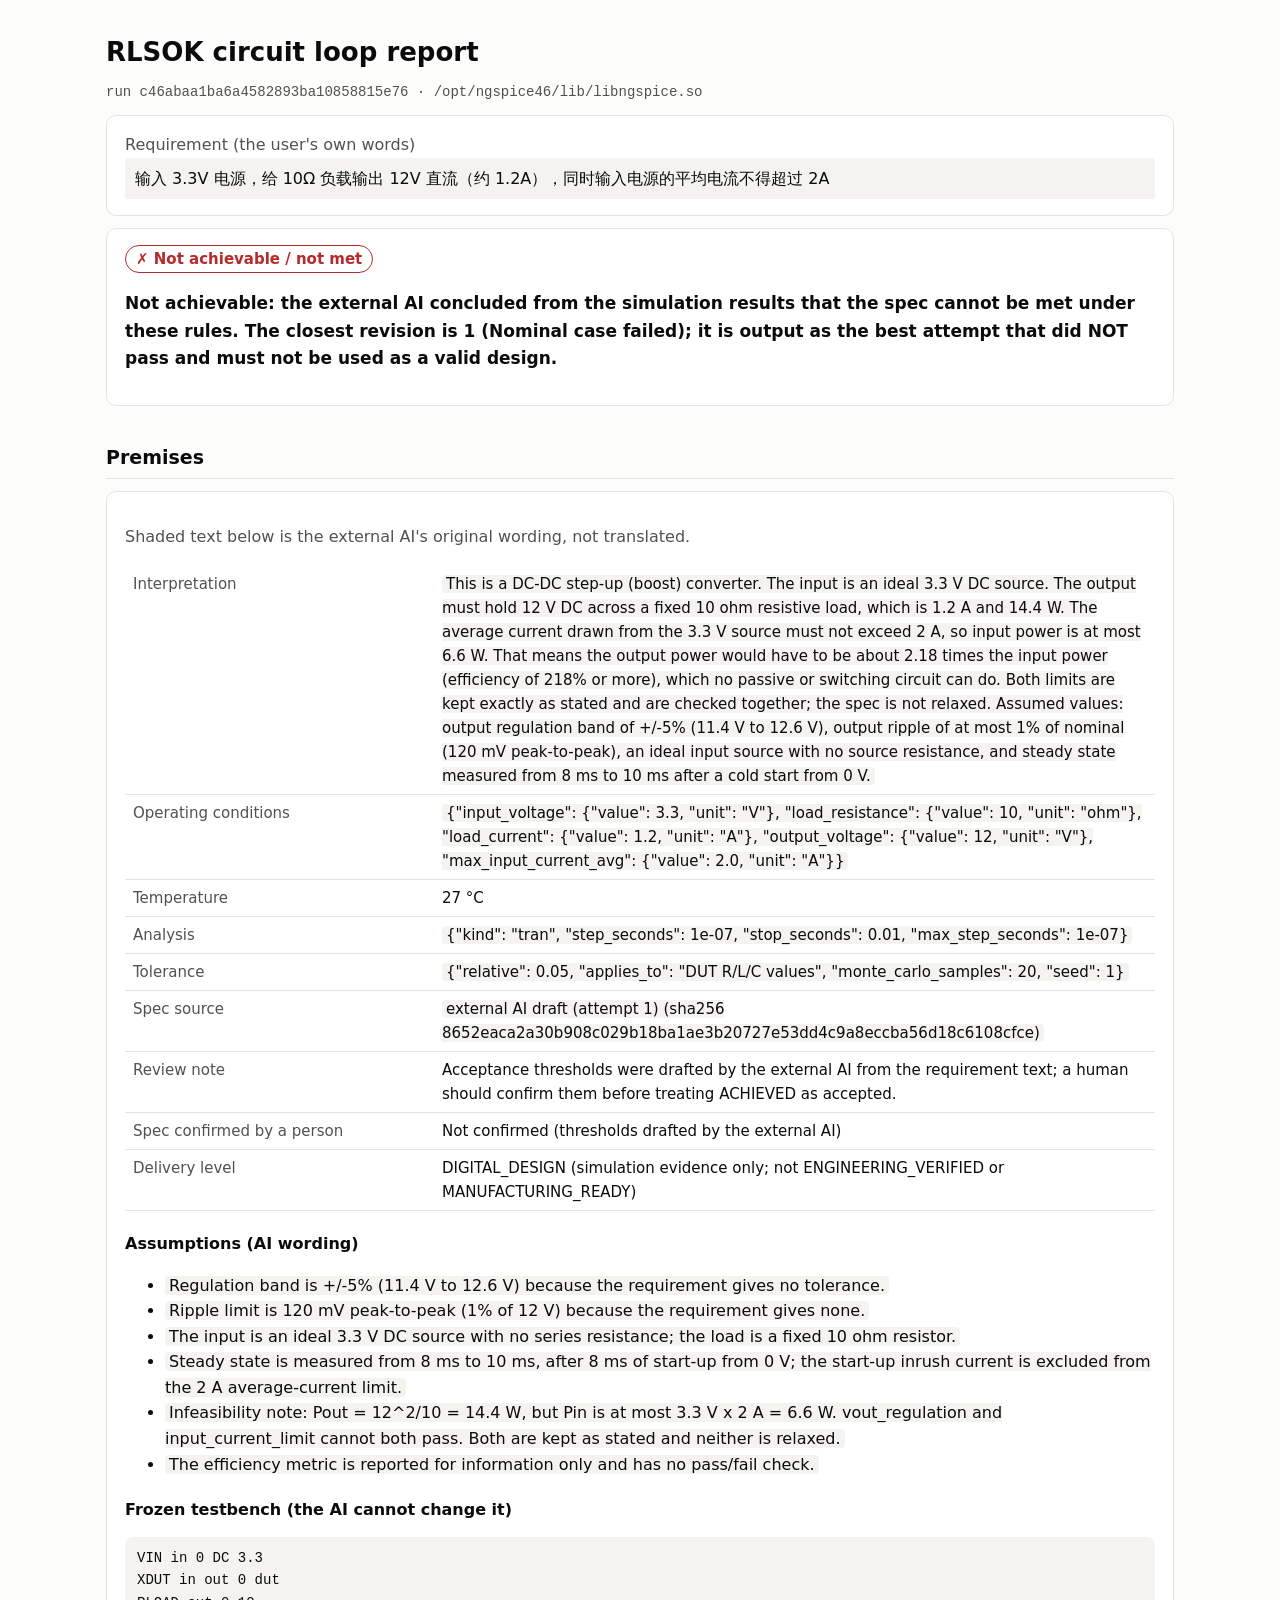
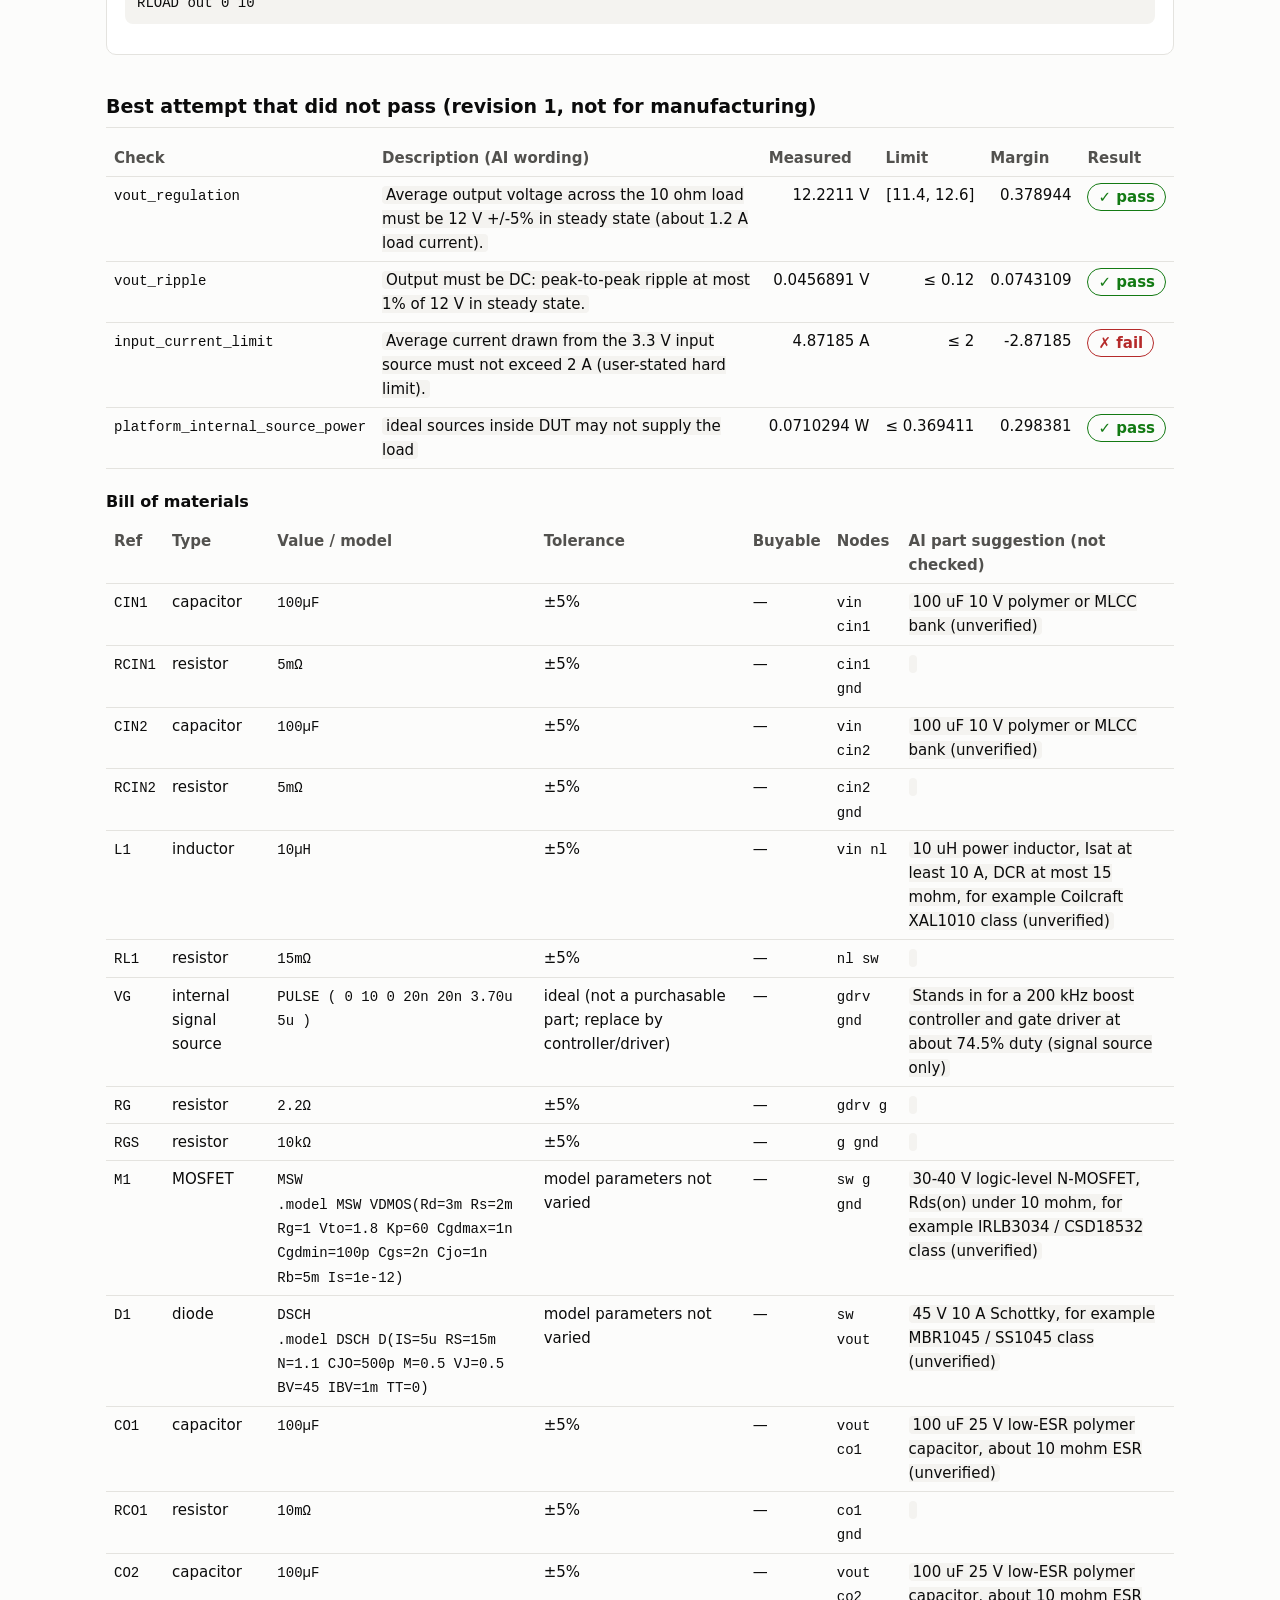
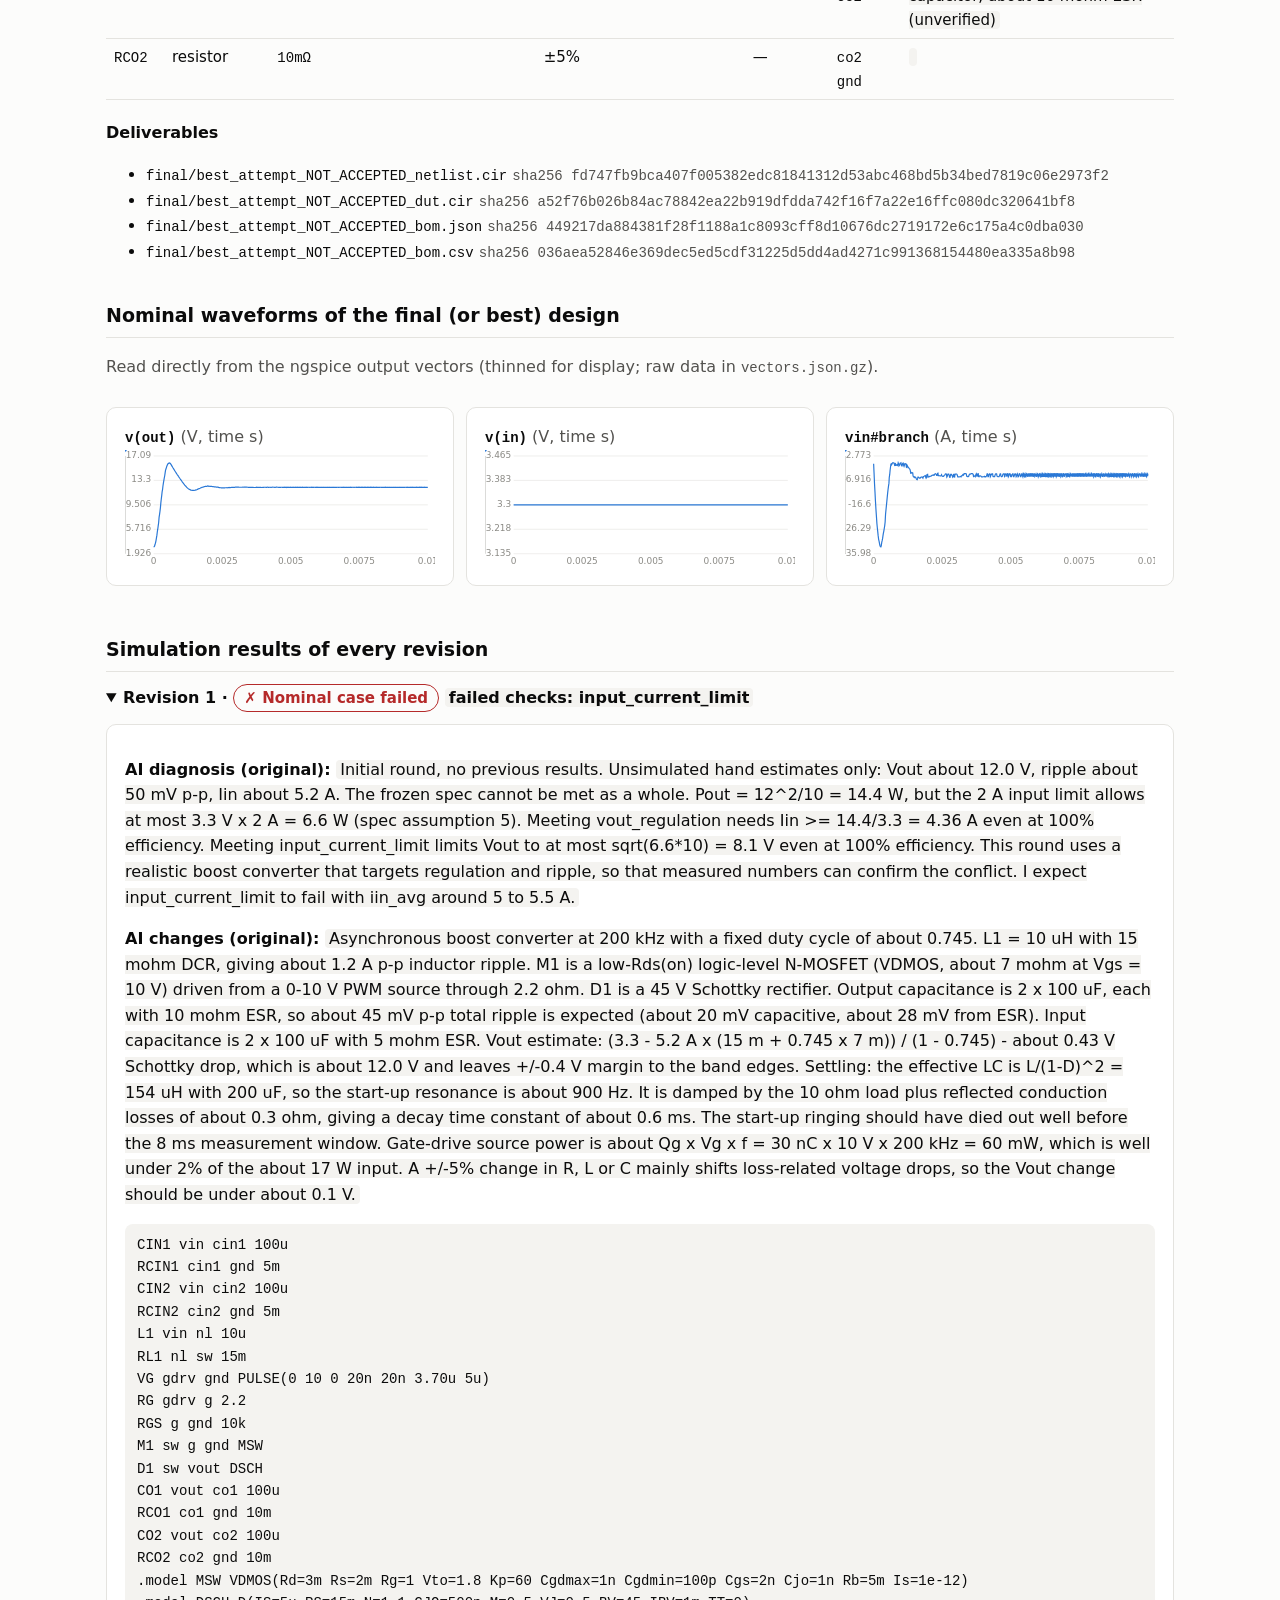
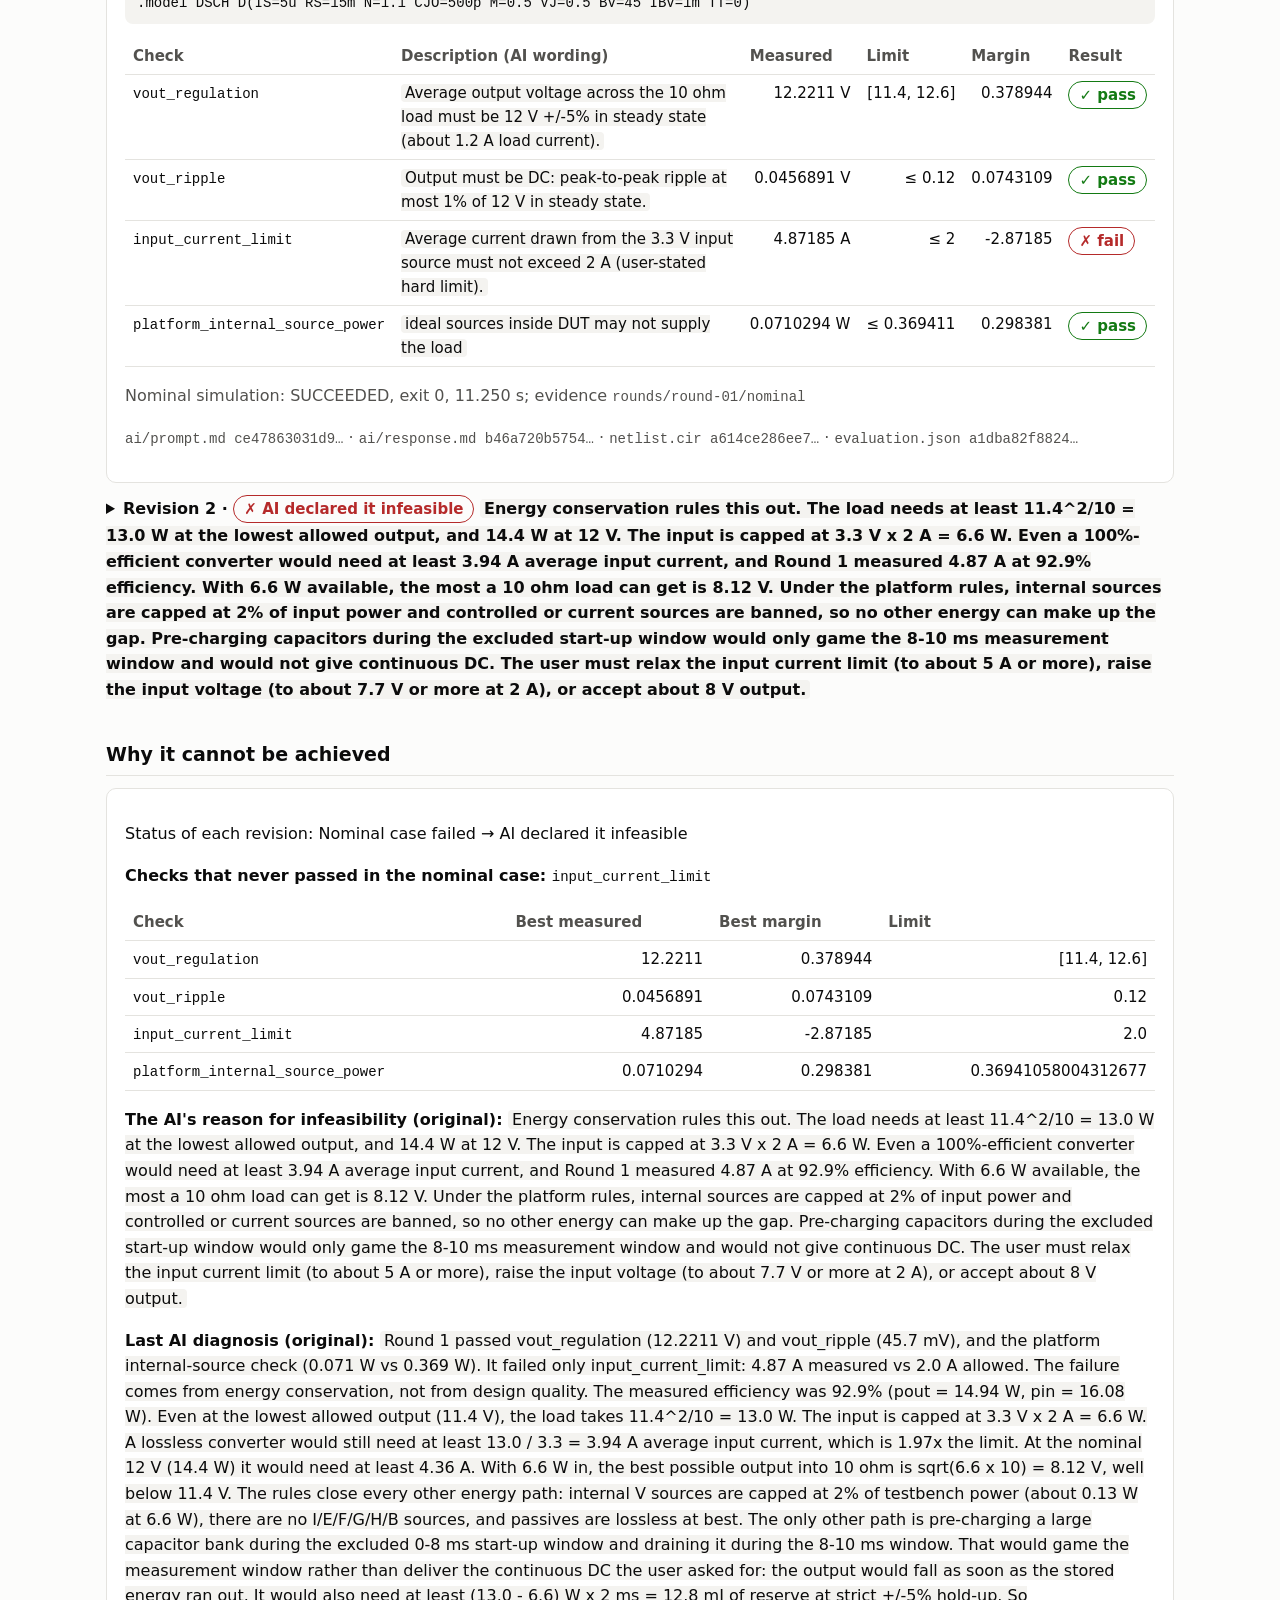
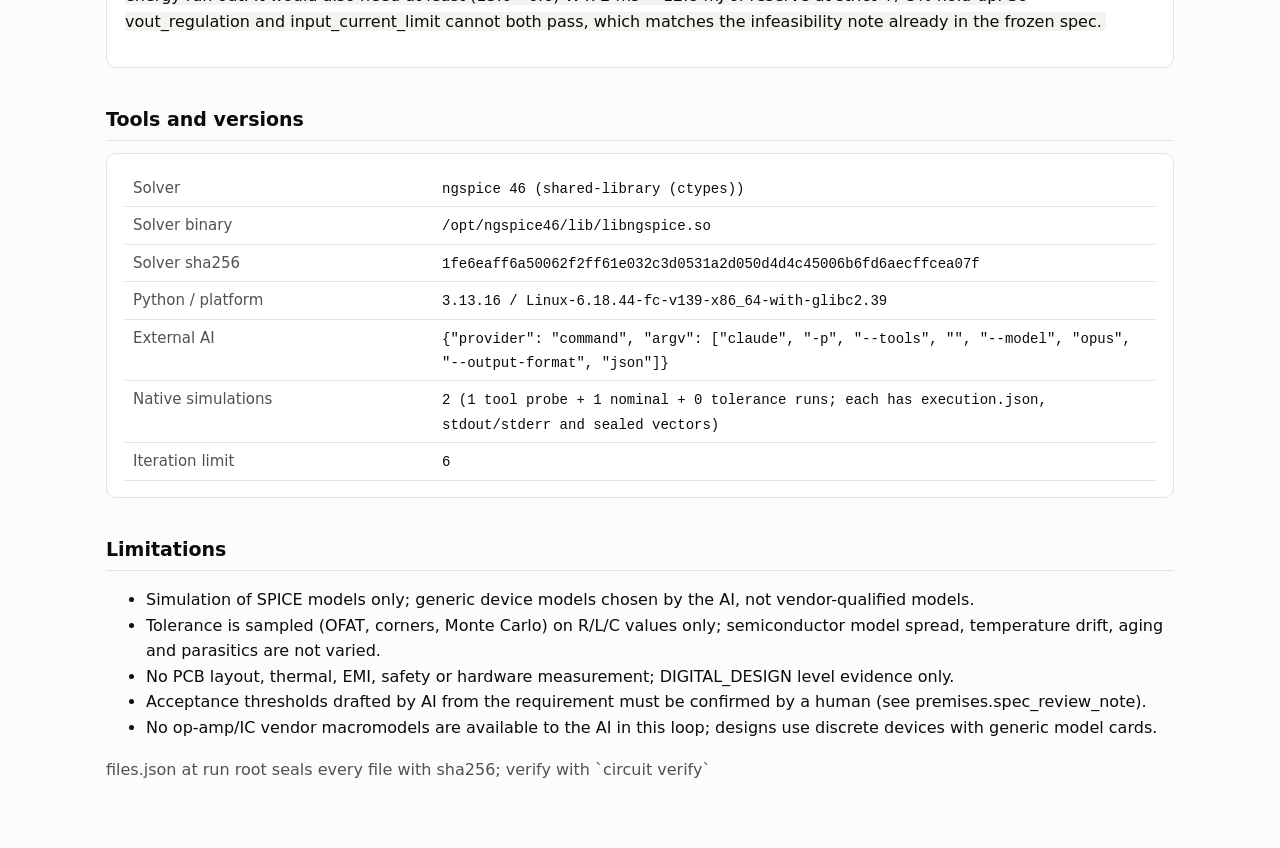
<file: site/reports/r4.en.html>
<!doctype html><!-- Rendered from usage/circuit-loop-20261020/runs/r4-boost-impossible/final/report.json sha256 c849d7105301a0349d899273bc6e7678c7c71e8c7df0a14022c5e324b1ea47cb (en); inline CSS/JS moved to external files for the site CSP. --><html lang='en'><head><meta charset='utf-8'><meta name='viewport' content='width=device-width,initial-scale=1'><title>RLSOK circuit loop report</title><link rel="stylesheet" href="r4.css?v=452ab8905d"><script src="r4.js?v=da8bdbdfbf" defer></script></head><body><main><h1>RLSOK circuit loop report</h1><div class='sub'><code>run c46abaa1ba6a4582893ba10858815e76 · /opt/ngspice46/lib/libngspice.so</code></div><div class='card'><div class='sub'>Requirement (the user's own words)</div><div class='data'>输入 3.3V 电源，给 10Ω 负载输出 12V 直流（约 1.2A），同时输入电源的平均电流不得超过 2A</div></div><div class='card'><div><span class="pill no">✗ Not achievable / not met</span></div><p class='verdict'>Not achievable: the external AI concluded from the simulation results that the spec cannot be met under these rules. The closest revision is 1 (Nominal case failed); it is output as the best attempt that did NOT pass and must not be used as a valid design.</p></div><h2>Premises</h2><div class='card'><p class='sub'>Shaded text below is the external AI's original wording, not translated.</p><table class='kv'><tr><td>Interpretation</td><td><span class='data'>This is a DC-DC step-up (boost) converter. The input is an ideal 3.3 V DC source. The output must hold 12 V DC across a fixed 10 ohm resistive load, which is 1.2 A and 14.4 W. The average current drawn from the 3.3 V source must not exceed 2 A, so input power is at most 6.6 W. That means the output power would have to be about 2.18 times the input power (efficiency of 218% or more), which no passive or switching circuit can do. Both limits are kept exactly as stated and are checked together; the spec is not relaxed. Assumed values: output regulation band of +/-5% (11.4 V to 12.6 V), output ripple of at most 1% of nominal (120 mV peak-to-peak), an ideal input source with no source resistance, and steady state measured from 8 ms to 10 ms after a cold start from 0 V.</span></td></tr><tr><td>Operating conditions</td><td><span class='data'>{&quot;input_voltage&quot;: {&quot;value&quot;: 3.3, &quot;unit&quot;: &quot;V&quot;}, &quot;load_resistance&quot;: {&quot;value&quot;: 10, &quot;unit&quot;: &quot;ohm&quot;}, &quot;load_current&quot;: {&quot;value&quot;: 1.2, &quot;unit&quot;: &quot;A&quot;}, &quot;output_voltage&quot;: {&quot;value&quot;: 12, &quot;unit&quot;: &quot;V&quot;}, &quot;max_input_current_avg&quot;: {&quot;value&quot;: 2.0, &quot;unit&quot;: &quot;A&quot;}}</span></td></tr><tr><td>Temperature</td><td>27 °C</td></tr><tr><td>Analysis</td><td><span class='data'>{&quot;kind&quot;: &quot;tran&quot;, &quot;step_seconds&quot;: 1e-07, &quot;stop_seconds&quot;: 0.01, &quot;max_step_seconds&quot;: 1e-07}</span></td></tr><tr><td>Tolerance</td><td><span class='data'>{&quot;relative&quot;: 0.05, &quot;applies_to&quot;: &quot;DUT R/L/C values&quot;, &quot;monte_carlo_samples&quot;: 20, &quot;seed&quot;: 1}</span></td></tr><tr><td>Spec source</td><td><span class='data'>external AI draft (attempt 1) (sha256 8652eaca2a30b908c029b18ba1ae3b20727e53dd4c9a8eccba56d18c6108cfce)</span></td></tr><tr><td>Review note</td><td>Acceptance thresholds were drafted by the external AI from the requirement text; a human should confirm them before treating ACHIEVED as accepted.</td></tr><tr><td>Spec confirmed by a person</td><td>Not confirmed (thresholds drafted by the external AI)</td></tr><tr><td>Delivery level</td><td>DIGITAL_DESIGN (simulation evidence only; not ENGINEERING_VERIFIED or MANUFACTURING_READY)</td></tr></table><h3>Assumptions (AI wording)</h3><ul><li><span class='data'>Regulation band is +/-5% (11.4 V to 12.6 V) because the requirement gives no tolerance.</span></li><li><span class='data'>Ripple limit is 120 mV peak-to-peak (1% of 12 V) because the requirement gives none.</span></li><li><span class='data'>The input is an ideal 3.3 V DC source with no series resistance; the load is a fixed 10 ohm resistor.</span></li><li><span class='data'>Steady state is measured from 8 ms to 10 ms, after 8 ms of start-up from 0 V; the start-up inrush current is excluded from the 2 A average-current limit.</span></li><li><span class='data'>Infeasibility note: Pout = 12^2/10 = 14.4 W, but Pin is at most 3.3 V x 2 A = 6.6 W. vout_regulation and input_current_limit cannot both pass. Both are kept as stated and neither is relaxed.</span></li><li><span class='data'>The efficiency metric is reported for information only and has no pass/fail check.</span></li></ul><h3>Frozen testbench (the AI cannot change it)</h3><pre>VIN in 0 DC 3.3
XDUT in out 0 dut
RLOAD out 0 10</pre></div><h2>Best attempt that did not pass (revision 1, not for manufacturing)</h2><div class='scroll'><table><tr><th>Check</th><th>Description (AI wording)</th><th>Measured</th><th>Limit</th><th>Margin</th><th>Result</th></tr><tr><td><code>vout_regulation</code></td><td><span class='data'>Average output voltage across the 10 ohm load must be 12 V +/-5% in steady state (about 1.2 A load current).</span></td><td class='num'>12.2211 V</td><td class='num'>[11.4, 12.6]</td><td class='num'>0.378944</td><td><span class="pill ok">✓ pass</span></td></tr><tr><td><code>vout_ripple</code></td><td><span class='data'>Output must be DC: peak-to-peak ripple at most 1% of 12 V in steady state.</span></td><td class='num'>0.0456891 V</td><td class='num'>≤ 0.12</td><td class='num'>0.0743109</td><td><span class="pill ok">✓ pass</span></td></tr><tr><td><code>input_current_limit</code></td><td><span class='data'>Average current drawn from the 3.3 V input source must not exceed 2 A (user-stated hard limit).</span></td><td class='num'>4.87185 A</td><td class='num'>≤ 2</td><td class='num'>-2.87185</td><td><span class="pill no">✗ fail</span></td></tr><tr><td><code>platform_internal_source_power</code></td><td><span class='data'>ideal sources inside DUT may not supply the load</span></td><td class='num'>0.0710294 W</td><td class='num'>≤ 0.369411</td><td class='num'>0.298381</td><td><span class="pill ok">✓ pass</span></td></tr></table></div><h3>Bill of materials</h3><div class='scroll'><table><tr><th>Ref</th><th>Type</th><th>Value / model</th><th>Tolerance</th><th>Buyable</th><th>Nodes</th><th>AI part suggestion (not checked)</th></tr><tr><td><code>CIN1</code></td><td>capacitor</td><td><code>100µF</code></td><td>±5%</td><td>—</td><td><code>vin cin1</code></td><td><span class='data'>100 uF 10 V polymer or MLCC bank (unverified)</span></td></tr><tr><td><code>RCIN1</code></td><td>resistor</td><td><code>5mΩ</code></td><td>±5%</td><td>—</td><td><code>cin1 gnd</code></td><td><span class='data'></span></td></tr><tr><td><code>CIN2</code></td><td>capacitor</td><td><code>100µF</code></td><td>±5%</td><td>—</td><td><code>vin cin2</code></td><td><span class='data'>100 uF 10 V polymer or MLCC bank (unverified)</span></td></tr><tr><td><code>RCIN2</code></td><td>resistor</td><td><code>5mΩ</code></td><td>±5%</td><td>—</td><td><code>cin2 gnd</code></td><td><span class='data'></span></td></tr><tr><td><code>L1</code></td><td>inductor</td><td><code>10µH</code></td><td>±5%</td><td>—</td><td><code>vin nl</code></td><td><span class='data'>10 uH power inductor, Isat at least 10 A, DCR at most 15 mohm, for example Coilcraft XAL1010 class (unverified)</span></td></tr><tr><td><code>RL1</code></td><td>resistor</td><td><code>15mΩ</code></td><td>±5%</td><td>—</td><td><code>nl sw</code></td><td><span class='data'></span></td></tr><tr><td><code>VG</code></td><td>internal signal source</td><td><code>PULSE ( 0 10 0 20n 20n 3.70u 5u )</code></td><td>ideal (not a purchasable part; replace by controller/driver)</td><td>—</td><td><code>gdrv gnd</code></td><td><span class='data'>Stands in for a 200 kHz boost controller and gate driver at about 74.5% duty (signal source only)</span></td></tr><tr><td><code>RG</code></td><td>resistor</td><td><code>2.2Ω</code></td><td>±5%</td><td>—</td><td><code>gdrv g</code></td><td><span class='data'></span></td></tr><tr><td><code>RGS</code></td><td>resistor</td><td><code>10kΩ</code></td><td>±5%</td><td>—</td><td><code>g gnd</code></td><td><span class='data'></span></td></tr><tr><td><code>M1</code></td><td>MOSFET</td><td><code>MSW</code><br><code>.model MSW VDMOS(Rd=3m Rs=2m Rg=1 Vto=1.8 Kp=60 Cgdmax=1n Cgdmin=100p Cgs=2n Cjo=1n Rb=5m Is=1e-12)</code></td><td>model parameters not varied</td><td>—</td><td><code>sw g gnd</code></td><td><span class='data'>30-40 V logic-level N-MOSFET, Rds(on) under 10 mohm, for example IRLB3034 / CSD18532 class (unverified)</span></td></tr><tr><td><code>D1</code></td><td>diode</td><td><code>DSCH</code><br><code>.model DSCH D(IS=5u RS=15m N=1.1 CJO=500p M=0.5 VJ=0.5 BV=45 IBV=1m TT=0)</code></td><td>model parameters not varied</td><td>—</td><td><code>sw vout</code></td><td><span class='data'>45 V 10 A Schottky, for example MBR1045 / SS1045 class (unverified)</span></td></tr><tr><td><code>CO1</code></td><td>capacitor</td><td><code>100µF</code></td><td>±5%</td><td>—</td><td><code>vout co1</code></td><td><span class='data'>100 uF 25 V low-ESR polymer capacitor, about 10 mohm ESR (unverified)</span></td></tr><tr><td><code>RCO1</code></td><td>resistor</td><td><code>10mΩ</code></td><td>±5%</td><td>—</td><td><code>co1 gnd</code></td><td><span class='data'></span></td></tr><tr><td><code>CO2</code></td><td>capacitor</td><td><code>100µF</code></td><td>±5%</td><td>—</td><td><code>vout co2</code></td><td><span class='data'>100 uF 25 V low-ESR polymer capacitor, about 10 mohm ESR (unverified)</span></td></tr><tr><td><code>RCO2</code></td><td>resistor</td><td><code>10mΩ</code></td><td>±5%</td><td>—</td><td><code>co2 gnd</code></td><td><span class='data'></span></td></tr></table></div><h3>Deliverables</h3><ul><li><code>final/best_attempt_NOT_ACCEPTED_netlist.cir</code> <span class='sub'><code>sha256 fd747fb9bca407f005382edc81841312d53abc468bd5b34bed7819c06e2973f2</code></span></li><li><code>final/best_attempt_NOT_ACCEPTED_dut.cir</code> <span class='sub'><code>sha256 a52f76b026b84ac78842ea22b919dfdda742f16f7a22e16ffc080dc320641bf8</code></span></li><li><code>final/best_attempt_NOT_ACCEPTED_bom.json</code> <span class='sub'><code>sha256 449217da884381f28f1188a1c8093cff8d10676dc2719172e6c175a4c0dba030</code></span></li><li><code>final/best_attempt_NOT_ACCEPTED_bom.csv</code> <span class='sub'><code>sha256 036aea52846e369dec5ed5cdf31225d5dd4ad4271c991368154480ea335a8b98</code></span></li></ul><h2>Nominal waveforms of the final (or best) design</h2><p class='sub'>Read directly from the ngspice output vectors (thinned for display; raw data in <code>vectors.json.gz</code>).</p><div class='grid'><div class='card chart' data-name='v(out)' data-pts='[[0.0, 2.9782417975452953], [1.5020787017315195e-05, 3.005528135121494], [3.300611961155175e-05, 3.095490394689131], [4.950128350448936e-05, 3.3468479558835997], [6.604504240147805e-05, 3.5522457992480936], [8.375137352273914e-05, 3.9221121338536995], [0.00010050793349868337, 4.291420063330829], [0.00011876676899777963, 4.798551623323382], [0.00013461108468056953, 5.3360020722846375], [0.00015001720028771058, 5.725970258061231], [0.00016559077118255859, 6.218385493732826], [0.00018162101461424328, 6.729983911271761], [0.00019999999999999998, 7.602344305476311], [0.00021591541992386373, 7.98949572579275], [0.0002326137451004612, 8.533804030754645], [0.0002481982060460028, 9.083854418119891], [0.00026375655638449834, 9.79728161618711], [0.0002789893915602438, 10.374730107649047], [0.0002950107043010811, 10.963617731006773], [0.00031000702630640416, 11.570412080796691], [0.0003250142245610976, 11.913129729398689], [0.00034001571659491187, 12.388780702270518], [0.0003550503113406037, 12.842490968216527], [0.0003711809788875704, 13.262341454717658], [0.00038762456556329107, 13.652329203982738], [0.0004033071700388486, 14.018063566138844], [0.00041877542441046985, 14.468054683841622], [0.00043499999999999995, 14.891260577649598], [0.0004500189596756489, 15.051995550841625], [0.00046512086590691363, 15.284534527454712], [0.0004800175041292657, 15.4851661161146], [0.00049502, 15.652578394013766], [0.0005100213243850829, 15.78638957508075], [0.000525569270808848, 15.884119417458532], [0.000541891701043087, 15.94420959212226], [0.000557771211475041, 15.9774212109363], [0.0005706504372968146, 16.00533660593373], [0.000586222322960258, 15.983845052938719], [0.0006005855524139776, 15.945601946097275], [0.0006151296730854442, 15.881496104781096], [0.0006300173885794004, 15.794471109628088], [0.0006443921993309716, 15.69527046226859], [0.0006591604327825922, 15.590618678918036], [0.0006745119008858734, 15.478290004449832], [0.0006900149937983691, 15.365112551470245], [0.0007050048022285451, 15.259172382738704], [0.0007200036232193953, 15.154018524442646], [0.0007350101244415327, 15.049493231568999], [0.0007497152940933115, 14.949114582002771], [0.0007641099187247971, 14.853886718095064], [0.0007793351067031016, 14.749927871507387], [0.000793722, 14.647165134297747], [0.0008069777024430696, 14.559808859292556], [0.000822793113557095, 14.453994946721052], [0.0008376576815393376, 14.3564175608627], [0.0008523555233041976, 14.260593716037114], [0.0008678984582860097, 14.159391610671616], [0.0008821874247822668, 14.06812034853797], [0.0008950201375442088, 13.988311087895168], [0.0009097381589402743, 13.896924569486929], [0.0009237420208240257, 13.80602325215603], [0.0009382304688222615, 13.715680850926564], [0.0009520629837306322, 13.631125802328025], [0.0009653374892912745, 13.550786287518154], [0.000980220072696889, 13.459974490456224], [0.0009950207807794215, 13.370564795967635], [0.0010090708534244803, 13.290212678621645], [0.0010237689542387633, 13.202792075595974], [0.0010387507473655034, 13.108111149568662], [0.0010508541043252719, 13.040720995126618], [0.0010650206610371448, 12.962424596783684], [0.0010800069876350344, 12.878969821809138], [0.0010941794999402201, 12.805425833311643], [0.0011087399999999998, 12.718079572917722], [0.0011224536652076375, 12.645065687080171], [0.0011354848339877263, 12.577325369490845], [0.001150078668559555, 12.50126200205623], [0.001165015874746596, 12.425702203497472], [0.0011800052825581412, 12.353452181865233], [0.0011938198764222193, 12.291357468331785], [0.0012083743552972804, 12.213544356542016], [0.0012201544798967337, 12.167513211463902], [0.001235017475884233, 12.10777097392607], [0.001250005948621389, 12.061264270252305], [0.0012649999999999998, 12.011183574544981], [0.001280001181083227, 11.972944750052804], [0.001295, 11.93796275942401], [0.0013100114496276127, 11.887083372166439], [0.0013250078201004706, 11.870240025411732], [0.0013395679561418593, 11.841284432010928], [0.0013535816562708445, 11.793389369747674], [0.0013678701892874704, 11.777584125957187], [0.00138189330251133, 11.767411799374182], [0.0013957127769726936, 11.76245737303238], [0.001410274207489162, 11.756991956082244], [0.001425021966170261, 11.754245415438172], [0.001438833597246996, 11.76022916544456], [0.0014537649095269119, 11.759039766790252], [0.0014687329999999998, 11.738372515089438], [0.0014836552883257903, 11.746950444006062], [0.0014972697130558204, 11.766156795807277], [0.0015121282511794509, 11.780672910447755], [0.0015271514048861145, 11.796693002860737], [0.0015424520995983354, 11.813365294195087], [0.001558276661643178, 11.828854670893467], [0.001573733, 11.848323977448258], [0.001588726, 11.872005676849753], [0.001602378834069206, 11.904889975956806], [0.0016151623683322534, 11.944047525620899], [0.0016301077213745393, 11.97112527380276], [0.0016454091012392303, 11.996677958154473], [0.0016608128913223241, 12.021809287649178], [0.0016762463409968878, 12.046927147837483], [0.001691318732791638, 12.074146251600641], [0.001705374157861949, 12.107222812971083], [0.0017200343531617692, 12.136163563082203], [0.00173502045304353, 12.162443131314948], [0.0017500344658893904, 12.18772551138356], [0.0017650420221402775, 12.212143106866865], [0.0017806817770719442, 12.231650962281552], [0.0017968496364130014, 12.246689941505], [0.001810710294140614, 12.274483962725874], [0.0018250356534760212, 12.298088374860134], [0.001840020769741684, 12.316277427572832], [0.0018550157458984498, 12.331974833587878], [0.0018700099324202065, 12.341107959975126], [0.0018850116454635427, 12.360108507564041], [0.001899173470075851, 12.38519739621448], [0.0019137411908583045, 12.356415880921535], [0.0019280972324871924, 12.369312073334262], [0.0019401676624473281, 12.394821750514929], [0.001955016637204601, 12.40146075719734], [0.0019700032571629473, 12.42849539689091], [0.0019837841331227335, 12.411670235383243], [0.0019987440287036347, 12.386329751261266], [0.002013757155351545, 12.41549072141327], [0.002028748975780673, 12.386259215289128], [0.0020436243888645963, 12.384061089668899], [0.002058726, 12.379918981739072], [0.00207372, 12.375368119520143], [0.002088743502715663, 12.369622497779474], [0.002103741166365283, 12.36309731356207], [0.002118320405043314, 12.358349368137391], [0.0021332394239159326, 12.350731013063232], [0.0021481994599168385, 12.342227980706475], [0.002163058624994905, 12.333790300084255], [0.002178424096267405, 12.321793668805826], [0.0021931182977213666, 12.313535663404657], [0.002208457323185934, 12.30102075389975], [0.00222232525769662, 12.29739232053835], [0.002236874811539618, 12.289433950234335], [0.0022515936770269238, 12.280486506371364], [0.0022670081459084768, 12.267292967271542], [0.0022826230383899354, 12.253019365678222], [0.002298755305781704, 12.257511228761452], [0.0023137553454871196, 12.247737485915032], [0.0023296534836485814, 12.249450606278078], [0.0023447478617818276, 12.245962850843071], [0.0023587709418739482, 12.225917635651008], [0.0023737814824444778, 12.217782906965148], [0.002388748985518618, 12.18277057976006], [0.0024037437537523976, 12.1748825356963], [0.0024187329999999993, 12.168199711438078], [0.0024337399999999998, 12.161991639212625], [0.002448733, 12.156457073774448], [0.002463270656075782, 12.154252601739314], [0.0024771046384169954, 12.156983689682507], [0.002493261321161979, 12.146202099597518], [0.0025087518552755032, 12.14151793145187], [0.002523749285437525, 12.138350003669855], [0.00253874, 12.13572895420497], [0.002553429933379599, 12.136256955511671], [0.002567332596971682, 12.142101174504093], [0.002582017338188357, 12.14372718492427], [0.00259668097678059, 12.146055767426375], [0.0026104054316101015, 12.154711003338392], [0.002625020378047307, 12.15816918547641], [0.00264002, 12.158970435630415], [0.002655010727217014, 12.156352633981937], [0.0026687581194300924, 12.169265883497488], [0.0026829114801285086, 12.148464734172899], [0.0026964464462745936, 12.160318021286024], [0.0027100718253096905, 12.171868303493389], [0.00272502590723426, 12.175632079117438], [0.0027400128319145754, 12.178708041085601], [0.0027545942515573843, 12.201849322134269], [0.0027687837848487736, 12.190182414131131], [0.002783726, 12.167108227716202], [0.0027970041265618605, 12.18159570369247], [0.0028100218369575465, 12.197697926947827], [0.002825020306031886, 12.201801949809946], [0.0028400101117175914, 12.200356496907627], [0.0028545178147747472, 12.224611290072861], [0.002869312228036258, 12.221754318640158], [0.0028838015678177955, 12.221574962795831], [0.002897935361823395, 12.20240147437222], [0.0029104066229270736, 12.221474355768661], [0.0029250142043518706, 12.227724078873722], [0.002938816648507187, 12.234352385898884], [0.0029536610918974963, 12.210387204921654], [0.0029658048479369397, 12.230793447355975], [0.0029800226911281496, 12.238299994093536], [0.0029950176156785086, 12.241150150370284], [0.0030100135961402, 12.24212427389188], [0.003025011165664158, 12.24061946384799], [0.0030398900451383474, 12.26838343666505], [0.003054353772172457, 12.26404221040677], [0.0030687796025545134, 12.256671901316722], [0.003083798469683974, 12.254569512469745], [0.0030987842545057253, 12.256970374381321], [0.00311374897900716, 12.230297891266726], [0.003128733, 12.230266046131046], [0.0031437411763820863, 12.230539548417717], [0.00315872, 12.230759336839716], [0.003173366750179002, 12.232808864251787], [0.00318872, 12.230331609793582], [0.0032026237298292052, 12.236492584060521], [0.003217768436119306, 12.234930665528998], [0.0032324266649088025, 12.23619234119171], [0.0032465620173855727, 12.240487704443257], [0.0032611209674395917, 12.242093108549096], [0.0032768464864383158, 12.2364506749716], [0.0032909794163463475, 12.240463105104936], [0.0033050503020305862, 12.244750188076383], [0.0033200711911897103, 12.243153367913587], [0.003335020873349654, 12.241955031318856], [0.0033500143455401418, 12.240675772844558], [0.003365013843035936, 12.238352104426903], [0.0033798277092271993, 12.258155338296302], [0.0033939273847383654, 12.241037006751903], [0.0034087907690795406, 12.241056263487394], [0.003423765550968201, 12.235142548876642], [0.003438783538015857, 12.235445023592089], [0.0034537329999999996, 12.207060418543927], [0.003468415146809511, 12.207513089211895], [0.0034817870018349507, 12.215951207625297], [0.0034958204265586974, 12.22046075188795], [0.0035107477579282734, 12.219549392930128], [0.0035258133420466987, 12.21787741480543], [0.0035404210171423142, 12.219123135281672], [0.0035552257665821783, 12.219176569356339], [0.00357002473454348, 12.219378079990921], [0.0035850208493962915, 12.21841780367455], [0.0036000175726756665, 12.217513658395585], [0.003614904878890401, 12.235115869648972], [0.003629691757972958, 12.234965114139797], [0.0036436353597914593, 12.193653548216037], [0.003658308669373322, 12.195156967085072], [0.0036730369052845285, 12.19647081991053], [0.0036878677785126216, 12.1971722537367], [0.0037037199999999998, 12.19178402684146], [0.0037175485639371827, 12.198763518383474], [0.003731011640040314, 12.208045993771492], [0.003745017361026916, 12.214104863305892], [0.003759583409736174, 12.232571375805813], [0.0037737259999999994, 12.191769317602462], [0.003786181961432774, 12.207519856962625], [0.0038000704391238905, 12.21462043714142], [0.0038150110679939946, 12.211733650619617], [0.003828846929617166, 12.223504251408677], [0.0038437259999999996, 12.193434749489429], [0.003857612627799814, 12.20077540990419], [0.0038724823851052216, 12.20217005091953], [0.003887615098409799, 12.202026853935543], [0.0039027454427334085, 12.20189130723573], [0.003918009011013074, 12.201054649976243], [0.003933719999999999, 12.197489051223952], [0.003948726, 12.198203630234866], [0.003963744037827792, 12.19885888357942], [0.003978764518447628, 12.221664321355567], [0.00399379271441846, 12.227279169281388], [0.004008781093662343, 12.23327326073316], [0.004023784226890365, 12.227868827530486], [0.0040389724374801945, 12.235101971944385], [0.004053793231125239, 12.229864288035275], [0.004068824607091664, 12.230548432693409], [0.0040837568127802745, 12.231007570116198], [0.004098611278352353, 12.205686644609427], [0.004112666908454448, 12.211971175700914], [0.004126548392513103, 12.219278026830397], [0.004140018254016503, 12.229102593132746], [0.004155002545910384, 12.25110339331642], [0.004168775185445642, 12.23284776367033], [0.004183721999999999, 12.20748058085651], [0.004196582178628981, 12.220797703520153], [0.004210682985006831, 12.226542961214527], [0.0042250288790149325, 12.230707766519883], [0.00424000941455118, 12.236177995285637], [0.004253761195963556, 12.2374949946812], [0.004267833725249235, 12.21384045199132], [0.004281014802031663, 12.224997288022335], [0.0042961193790412066, 12.224348086317523], [0.004310022038936274, 12.230985748921379], [0.00432501379723821, 12.231273896122117], [0.004339999999999999, 12.25268338336463], [0.0043538654583036565, 12.23803184402395], [0.00436878996724334, 12.23730381209388], [0.004383770702153383, 12.236839976203594], [0.00439875530786969, 12.232173010167584], [0.004413654951561544, 12.207552135240666], [0.004427074892405214, 12.21691315728606], [0.004440442426401704, 12.226590292015352], [0.004455015531827984, 12.228956408251923], [0.004470009193144036, 12.23952512607013], [0.004485000757509033, 12.249523086940208], [0.004498995770319896, 12.238103031826398], [0.004513898852606736, 12.23272902051623], [0.004528790009465514, 12.234283632181116], [0.004543759110618322, 12.229567854254054], [0.004558748977774881, 12.204751525269947], [0.00457374352640379, 12.20381054434265], [0.004587654613670881, 12.210169546065941], [0.00460114038746019, 12.219154557071167], [0.004615020305035193, 12.22567911905482], [0.004630011582881463, 12.224489729683958], [0.004643996017881936, 12.235377200748761], [0.004658789949257586, 12.231932392247472], [0.004673761220886359, 12.23129755103233], [0.004688555688956885, 12.203044091169993], [0.004702039477472565, 12.212083584085056], [0.00471585725254573, 12.219115445470418], [0.004730029464288741, 12.22401429249499], [0.004745018863272469, 12.224547730185241], [0.004760000794533668, 12.24504407746171], [0.004773765420224008, 12.226347632427169], [0.004788366427220933, 12.203054071791543], [0.004800559370674192, 12.220064754618033], [0.004815014999272755, 12.22345189889572], [0.004829999999999999, 12.242775631498926], [0.004844489494167425, 12.236710132215967], [0.004858726, 12.200486974486216], [0.004871214299087149, 12.215767588595611], [0.004885021184686967, 12.223031868813846], [0.004900002405982884, 12.244565555039587], [0.0049137706769144225, 12.229748720205048], [0.004927713620000142, 12.206647692229911], [0.0049415352832895216, 12.213919216951703], [0.0049550273362929595, 12.22318000502665], [0.004970012815846326, 12.222649102547392], [0.004984686541649636, 12.239490272970606], [0.004998789876726254, 12.230432483734536], [0.005013743526072672, 12.200867741480874], [0.005028349514389623, 12.203386420245561], [0.005041204682574934, 12.216579662654713], [0.005056278831165983, 12.21627492852913], [0.0050700203242099095, 12.224085679124816], [0.0050850028039001885, 12.245826097816911], [0.005098825904378618, 12.228367734206554], [0.00511374117594729, 12.201847016640038], [0.005127664583029984, 12.20858106854152], [0.005141024029491058, 12.218773396058173], [0.005155019221783609, 12.22503792768002], [0.00517001053171671, 12.219720379663066], [0.005184485908568976, 12.238988802186972], [0.005198770193151822, 12.231632257870983], [0.00521291008456916, 12.208028916267311], [0.005225713201378246, 12.221570837420538], [0.005240015408469969, 12.22601669885985], [0.0052543869210464516, 12.241825277474828], [0.005268741176067164, 12.203391390917755], [0.005283254297385547, 12.206490952229949], [0.005296693324133078, 12.21610417167155], [0.0053100468492258785, 12.226292672043217], [0.005325010989670364, 12.22312555851082], [0.005339542636012772, 12.244329101797584], [0.005353779746132455, 12.23349497370694], [0.005368596689215936, 12.204917303114618], [0.005382174621896954, 12.21365345587435], [0.005395450836187124, 12.224243955304399], [0.005410015265489261, 12.227019718252146], [0.005424188817150777, 12.239972023725889], [0.005438664412948355, 12.204720884995947], [0.0054508855082492326, 12.221705627335458], [0.005465014984544895, 12.226908143221113], [0.005479089355607396, 12.235046800475537], [0.005493551818730393, 12.205470859554225], [0.005505751966382227, 12.222565344996971], [0.005520014438709047, 12.22720476854497], [0.005533989639379338, 12.23709054023557], [0.0055487259999999995, 12.204409314485293], [0.005561133189107015, 12.220218481492351], [0.005575016226001524, 12.227087118774564], [0.0055897899344151845, 12.247786261826768], [0.005603751858828315, 12.205625866336481], [0.005616906895792822, 12.215409458832175], [0.005630033479814604, 12.226822077109036], [0.005645009424594817, 12.231837935218813], [0.0056587654077003505, 12.229615077799984], [0.005672380013444298, 12.212391790651754], [0.005685028224756968, 12.226712730680475], [0.00570000923221046, 12.237263987537215], [0.005713755303640349, 12.228960483021552], [0.005726978065280732, 12.214698425167551], [0.005740020390702359, 12.226608825465167], [0.005755000796110405, 12.247934273042668], [0.005768751857600108, 12.205205398804274], [0.00578176251856261, 12.215853578080218], [0.00579502, 12.226479147639898], [0.00580994506294919, 12.248946126064714], [0.005823746263441515, 12.203688054763147], [0.00583670828494467, 12.216031021706245], [0.0058500211133421754, 12.226289353637858], [0.005865009434771133, 12.230888096518475], [0.005878784332197019, 12.229419131087749], [0.005893133873029831, 12.207168670115557], [0.005905802297640682, 12.221374795993857], [0.005920016764289461, 12.225635658952196], [0.005934389931574135, 12.24187598908918], [0.005948743526661028, 12.203326776650142], [0.0059615823675300385, 12.216470882083316], [0.005975018203394603, 12.226019553865465], [0.005989789618892531, 12.246762231495609], [0.006003741175659521, 12.203229372555283], [0.006017607145395308, 12.21010786394252], [0.006030381687817015, 12.22370194596734], [0.006045014852394409, 12.225792798526928], [0.006059089383117027, 12.233887409618546], [0.006073552241989469, 12.2042969503501], [0.006085750912975481, 12.221381492538471], [0.006100014547870257, 12.226020085032149], [0.006113989262187245, 12.235888199852752], [0.0061284542816252684, 12.204868234774054], [0.0061406597011857975, 12.221922010341437], [0.0061550137887590745, 12.225578592716152], [0.0061688960896908035, 12.230881388847552], [0.006183359091185456, 12.20544900357206], [0.006195600947033901, 12.222289407005208], [0.006210012856731165, 12.225215348116361], [0.0062238495757693715, 12.233719177133402], [0.0062383112313996935, 12.205767753802467], [0.006250511846980788, 12.222871563961661], [0.006265012047326971, 12.22491830039708], [0.0062788263542722265, 12.22984180868069], [0.006293211815914017, 12.20642834310494], [0.006305413321907903, 12.223526752711214], [0.006320011581399552, 12.224167541475692], [0.006333808232812002, 12.233177914203502], [0.00634811369358461, 12.207094193043906], [0.006360313730700795, 12.224210857471132], [0.006375011311496387, 12.223153983181614], [0.006388799170869132, 12.229521427896813], [0.006403013578610156, 12.207775602651903], [0.0064151826938689364, 12.225082499559539], [0.006430011164797258, 12.223119153401871], [0.006443789882463063, 12.2330453631745], [0.006457912664337885, 12.208467101766272], [0.006470132139247137, 12.225461516320484], [0.006485010571498784, 12.22116376613167], [0.006498784320997955, 12.229389895730609], [0.006512811162918419, 12.209153801953342], [0.006525089863704204, 12.22578537265193], [0.006540010246702677, 12.219638778904654], [0.006553779738846655, 12.23304230943183], [0.006567710487451633, 12.209825593543751], [0.006580064396714929, 12.225995783151559], [0.006595009927037808, 12.219483889207927], [0.006608775229393231, 12.229308726348947], [0.006622592418676583, 12.210594155776588], [0.0066350450021467455, 12.226159174477965], [0.0066500096387745984, 12.224143240370221], [0.0066637706803284215, 12.233019262064786], [0.006677461377839926, 12.21144027401716], [0.006690034397489276, 12.226267354986302], [0.006705009507510912, 12.228546618603442], [0.006718765401859251, 12.229150542917537], [0.0067323526330411035, 12.212121536083572], [0.006745026923603735, 12.226331617944494], [0.006760009376834866, 12.232844018568688], [0.0067737611997285155, 12.232898285113626], [0.0067872506725751135, 12.212759574940419], [0.0068000234360473, 12.226359923704663], [0.0068150093097338535, 12.234725551636764], [0.0068287797438735314, 12.233182443299118], [0.00684265155319247, 12.21031327755746], [0.006855055308787376, 12.226161876637894], [0.0068700099101811915, 12.21945818976897], [0.006883775232728857, 12.229376972323742], [0.006898641134148082, 12.204263685748092], [0.006912003540394622, 12.214232435571331], [0.006925020500969701, 12.226348909362983], [0.006940000801562117, 12.247720132910999], [0.006953751857750265, 12.205000429297698], [0.006966899685888045, 12.214843912514604], [0.0069807775060697, 12.221691326303336], [0.006995022051461436, 12.226317939351262], [0.007010011116442723, 12.223326650110739], [0.007023789900807239, 12.233207599209162], [0.007037833463604921, 12.20908053232467], [0.007050101893430822, 12.22573215012005], [0.007065012844911126, 12.225589135815294], [0.0070788497856639895, 12.234054386862317], [0.007093287280704153, 12.206222125407693], [0.007105491577321044, 12.223264393073455], [0.007120012092242831, 12.225197833406682], [0.007133826447432026, 12.230035912487997], [0.00714874117521899, 12.203377635918695], [0.007161503868140877, 12.217013649907871], [0.007175017677627326, 12.226030521491932], [0.007189689507447065, 12.242132264771655], [0.00720374, 12.203325288370307], [0.007216352453161831, 12.217877776551736], [0.007230031525263359, 12.225952090777167], [0.007245009490408528, 12.228769663711358], [0.007258765403480172, 12.228779063285286], [0.007272350659171969, 12.211754695619517], [0.007285026908293147, 12.225937515782915], [0.0073000093789011376, 12.232379490751669], [0.00731376119976008, 12.232502639525078], [0.007327255385573322, 12.212333462675094], [0.007340023557508708, 12.225960825599818], [0.007355009327472476, 12.233792497651017], [0.007368759098157416, 12.22853970109587], [0.007382179017535593, 12.212805465022788], [0.007395022055287848, 12.225980039567604], [0.007410005632882651, 12.247584649054616], [0.0074237572358331625, 12.232513215106605], [0.007437095749344737, 12.213334432482876], [0.007450021054432863, 12.226010000511991], [0.007465002414746019, 12.247556371752118], [0.007478755302508665, 12.228318318078522], [0.007492004529729257, 12.213923873954796], [0.007505020473788797, 12.22604817794914], [0.007520000805558496, 12.247450752230836], [0.007533751857824265, 12.204742850788278], [0.007546868278737262, 12.214805892004353], [0.007560020159908668, 12.226101902912085], [0.007574999999999999, 12.245730325757172], [0.007588748977836447, 12.204026003921141], [0.007601807806556397, 12.21521285256501], [0.007615019999999999, 12.226167241671483], [0.007629944460190468, 12.248706499033048], [0.0076437462636245925, 12.20347870534822], [0.0076567002629299614, 12.215922747694686], [0.007670019172840505, 12.226176610583279], [0.007684888970222691, 12.244613723962193], [0.007698743527135208, 12.203496927153278], [0.007711591865455039, 12.216624520289315], [0.007725018330174556, 12.226268782961238], [0.007739789040192487, 12.247051890640577], [0.007753741175714282, 12.203537912438614], [0.0077664821342000425, 12.21732849690214], [0.007780017439736617, 12.226237603124725], [0.007794689136498594, 12.242371700056664], [0.00780874, 12.203575472477983], [0.007821359823812683, 12.218102593618909], [0.00783501713757155, 12.226357355262815], [0.007849589207028088, 12.244711749834696], [0.007863733, 12.203645961744726], [0.007876259640027066, 12.218760023689967], [0.007890016692244253, 12.226298378250503], [0.007904489278652902, 12.239926386200818], [0.007918726000000001, 12.203723684802227], [0.007931150798761947, 12.219438758659692], [0.007945016234813283, 12.22642441293801], [0.007959389298646613, 12.242167078819428], [0.007973722, 12.203763006789005], [0.007986050788735037, 12.22006543318571], [0.008000021689310176, 12.226360531118177], [0.008015002405264251, 12.24788520507752], [0.00802875530287203, 12.22863755174836], [0.008042578216510311, 12.21074299710534], [0.008055040989022868, 12.226224062297334], [0.008070009681975776, 12.22301625648126], [0.008083808212969775, 12.233548274638641], [0.00809874, 12.20363093353341], [0.00811140335389271, 12.217884203330078], [0.0081250211173001, 12.226323460699291], [0.008140000801363172, 12.247692168930636], [0.008153751857759333, 12.204971830658765], [0.00816748159605678, 12.211262146516917], [0.008180124727657322, 12.225646976973776], [0.008195010621018644, 12.22126709358226], [0.008208784327331135, 12.229462831982271], [0.008223741175197934, 12.20353526673803], [0.008236495439386477, 12.217229271194721], [0.00825002159606077, 12.226213269702384], [0.008265009471348853, 12.229627136840445], [0.008278765404143174, 12.228982284596349], [0.008292415249140934, 12.21155835473256], [0.008306094413983672, 12.219622571158997], [0.00832001562185263, 12.226122415062044], [0.008334289456710409, 12.237044819454173], [0.008348755303045447, 12.228416268077936], [0.008361953227061307, 12.214319374184857], [0.008375020466304091, 12.22610667953995], [0.008390011329346744, 12.223617434345512], [0.00840384974730249, 12.23395920092059], [0.008418305430277538, 12.206020174747394], [0.008431433778923025, 12.2174322045459], [0.008445017674523542, 12.226020664300183], [0.008459689507763829, 12.242121979800274], [0.008473755302989707, 12.228300220089679], [0.008487015460927711, 12.213825700554153], [0.008500020356472349, 12.225994502474405], [0.008515009607903749, 12.224698428285029], [0.00852909018587191, 12.23401894743236], [0.00854355102523676, 12.204431571204415], [0.008555764162413729, 12.221442559673614], [0.008570014544689633, 12.226161089616438], [0.008583989272102402, 12.236031377577273], [0.008598459662784025, 12.204989527517608], [0.008610655176070766, 12.222109983477935], [0.008625013792222316, 12.225740081462162], [0.008638896147281942, 12.231047047384955], [0.00865336212525417, 12.205599912024619], [0.008665563600377608, 12.222684753663335], [0.008680012839855141, 12.225419855406713], [0.008693849626586309, 12.2338924350496], [0.008708287926746083, 12.206079682796265], [0.008720457347552783, 12.223369843042818], [0.008735012045079548, 12.225086304168633], [0.0087488263813009, 12.22999990886171], [0.008763195854188386, 12.206679329958941], [0.00877538866908071, 12.22383474680603], [0.00879001152126715, 12.22416655789676], [0.008803808247168605, 12.233314558486416], [0.008818056556597552, 12.207589795195743], [0.008830296285946827, 12.224449917113274], [0.00884501124737193, 12.22309588893363], [0.008858799184324147, 12.229644979977344], [0.008872993926083369, 12.208013349154886], [0.008885193320163652, 12.225120677939543], [0.00890001115581371, 12.223421315517628], [0.008913789887026248, 12.233144970348727], [0.008927887171850621, 12.20871532396148], [0.008940107371327258, 12.225706658925382], [0.008955010566523283, 12.221157403608395], [0.008968784323621783, 12.229462351923505], [0.008982753541605588, 12.209576374929256], [0.008995075086133505, 12.22594262342456], [0.009010010237869258, 12.21973334840699], [0.009023779741603335, 12.233096887659311], [0.009037657024345754, 12.210205664578181], [0.009050055625861388, 12.226094387299918], [0.009065009918070124, 12.219007046711026], [0.009078775231344254, 12.229344481744725], [0.009092551389794602, 12.210875096192346], [0.00910504221536726, 12.226203719949645], [0.00912000969837575, 12.222623371893569], [0.009133770681460481, 12.233030840434397], [0.009147468071040481, 12.211405217501735], [0.009160033850049626, 12.22627851486272], [0.009175009494186077, 12.22900053515294], [0.009188765402847516, 12.229143308364486], [0.009203384277377281, 12.20582729252784], [0.009215552317872817, 12.223108226951922], [0.009230015574093075, 12.226206346624949], [0.009244944208466995, 12.248893818677889], [0.009258759098901753, 12.228910026187998], [0.00927220169382171, 12.213023697615466], [0.009285840020970501, 12.2213437984452], [0.009300014858657158, 12.226235408883515], [0.009314089490912735, 12.23433731139124], [0.00932874897862913, 12.204220649251354], [0.009342259294183147, 12.212631943683949], [0.009355024695771446, 12.226259909603304], [0.009370014439069145, 12.226831377046024], [0.009384590508568269, 12.244676863494508], [0.009398733, 12.203584857101728], [0.009412308829758409, 12.212250275715206], [0.009425073631857194, 12.225891342489817], [0.009440010270812347, 12.219857079389726], [0.00945418848949752, 12.23919611720087], [0.00946874897706382, 12.204078419118808], [0.009481793789605678, 12.215321526155675], [0.009495091430246762, 12.225714518410548], [0.009510012001772237, 12.225096567972995], [0.009523826448034841, 12.230038906513133], [0.009538739999999999, 12.203391611670375], [0.009551401526719343, 12.217639923485287], [0.009565017105022946, 12.22611590018681], [0.009580000797814358, 12.247424042515107], [0.009593779745705057, 12.232837017781025], [0.009607701812587249, 12.209647891425268], [0.009620911315914834, 12.22055397659369], [0.009635014836562629, 12.225897877376958], [0.009649089410574768, 12.233989111043257], [0.009663732999999999, 12.203302714119811], [0.0096767515477312, 12.215383105139137], [0.009690019999999999, 12.225976563812734], [0.009705009151277108, 12.238560337686067], [0.009719489372069758, 12.239553029485934], [0.009733726, 12.203335132955116], [0.009746167798097095, 12.218941863056399], [0.009760016239691437, 12.226029110121377], [0.009774389247404746, 12.241756854857325], [0.009788722, 12.203353488219953], [0.009801059587559792, 12.219611685763217], [0.009815015811980313, 12.225906954426943], [0.009829289114422424, 12.236858166731523], [0.00984372, 12.20338660610441], [0.009855986380402987, 12.220072961169892], [0.009870015349158124, 12.226112078857627], [0.009884189033304337, 12.23902688515594], [0.009898657794818504, 12.203802684605451], [0.009910899026804683, 12.220646738027789], [0.009925014945163603, 12.225912093263057], [0.009939088928323897, 12.234061256786124], [0.009953603957940723, 12.204174845534679], [0.009965761019866385, 12.221546061219026], [0.009980014467650077, 12.226245632147316], [0.009993988904920002, 12.23614272389873], [0.009999999999999998, 12.245714157605635]]' data-x0='0.0' data-x1='0.009999999999999998' data-y0='1.925639153905554' data-y1='17.086342170305475' data-logx='0'><div><b><code>v(out)</code></b> <span class='sub'>(V, time s)</span></div><div class='tip'></div><svg viewBox='0 0 520 200' role='img' aria-label='v(out)'><line x1='48' x2='508' y1='174.0' y2='174.0' stroke='var(--line)'/><text x='44' y='177.0' font-size='15' fill='var(--muted)' text-anchor='end'>1.926</text><line x1='48' x2='508' y1='133.0' y2='133.0' stroke='var(--line)'/><text x='44' y='136.0' font-size='15' fill='var(--muted)' text-anchor='end'>5.716</text><line x1='48' x2='508' y1='92.0' y2='92.0' stroke='var(--line)'/><text x='44' y='95.0' font-size='15' fill='var(--muted)' text-anchor='end'>9.506</text><line x1='48' x2='508' y1='51.0' y2='51.0' stroke='var(--line)'/><text x='44' y='54.0' font-size='15' fill='var(--muted)' text-anchor='end'>13.3</text><line x1='48' x2='508' y1='10.0' y2='10.0' stroke='var(--line)'/><text x='44' y='13.0' font-size='15' fill='var(--muted)' text-anchor='end'>17.09</text><text x='48.0' y='192' font-size='15' fill='var(--muted)' text-anchor='middle'>0</text><text x='163.0' y='192' font-size='15' fill='var(--muted)' text-anchor='middle'>0.0025</text><text x='278.0' y='192' font-size='15' fill='var(--muted)' text-anchor='middle'>0.005</text><text x='393.0' y='192' font-size='15' fill='var(--muted)' text-anchor='middle'>0.0075</text><text x='508.0' y='192' font-size='15' fill='var(--muted)' text-anchor='middle'>0.01</text><polyline fill='none' stroke='var(--accent)' stroke-width='2' points='48.0,162.6 48.7,162.3 49.5,161.3 50.3,158.6 51.0,156.4 51.9,152.4 52.6,148.4 53.5,142.9 54.2,137.1 54.9,132.9 55.6,127.6 56.4,122.0 57.2,112.6 57.9,108.4 58.7,102.5 59.4,96.6 60.1,88.8 60.8,82.6 61.6,76.2 62.3,69.7 63.0,66.0 63.6,60.8 64.3,55.9 65.1,51.4 65.8,47.1 66.6,43.2 67.3,38.3 68.0,33.7 68.7,32.0 69.4,29.5 70.1,27.3 70.8,25.5 71.5,24.1 72.2,23.0 72.9,22.4 73.7,22.0 74.2,21.7 75.0,21.9 75.6,22.3 76.3,23.0 77.0,24.0 77.6,25.0 78.3,26.2 79.0,27.4 79.7,28.6 80.4,29.8 81.1,30.9 81.8,32.0 82.5,33.1 83.1,34.1 83.8,35.3 84.5,36.4 85.1,37.3 85.8,38.5 86.5,39.5 87.2,40.6 87.9,41.7 88.6,42.6 89.2,43.5 89.8,44.5 90.5,45.5 91.2,46.5 91.8,47.4 92.4,48.2 93.1,49.2 93.8,50.2 94.4,51.1 95.1,52.0 95.8,53.0 96.3,53.8 97.0,54.6 97.7,55.5 98.3,56.3 99.0,57.3 99.6,58.0 100.2,58.8 100.9,59.6 101.6,60.4 102.3,61.2 102.9,61.9 103.6,62.7 104.1,63.2 104.8,63.9 105.5,64.4 106.2,64.9 106.9,65.3 107.6,65.7 108.3,66.2 109.0,66.4 109.6,66.7 110.3,67.3 110.9,67.4 111.6,67.5 112.2,67.6 112.9,67.6 113.6,67.7 114.2,67.6 114.9,67.6 115.6,67.9 116.2,67.8 116.9,67.6 117.6,67.4 118.2,67.2 119.0,67.0 119.7,66.9 120.4,66.7 121.1,66.4 121.7,66.1 122.3,65.6 123.0,65.3 123.7,65.1 124.4,64.8 125.1,64.5 125.8,64.2 126.4,63.9 127.1,63.5 127.8,63.3 128.5,63.0 129.2,62.7 129.9,62.5 130.7,62.4 131.3,62.1 132.0,61.8 132.6,61.6 133.3,61.4 134.0,61.3 134.7,61.1 135.4,60.9 136.0,61.2 136.7,61.0 137.2,60.8 137.9,60.7 138.6,60.4 139.3,60.6 139.9,60.8 140.6,60.5 141.3,60.8 142.0,60.9 142.7,60.9 143.4,61.0 144.1,61.0 144.8,61.1 145.4,61.1 146.1,61.2 146.8,61.3 147.5,61.4 148.2,61.5 148.9,61.6 149.6,61.8 150.2,61.8 150.9,61.9 151.6,62.0 152.3,62.1 153.0,62.3 153.7,62.2 154.4,62.3 155.2,62.3 155.9,62.4 156.5,62.6 157.2,62.7 157.9,63.0 158.6,63.1 159.3,63.2 160.0,63.3 160.6,63.3 161.3,63.4 161.9,63.3 162.7,63.4 163.4,63.5 164.1,63.5 164.8,63.6 165.5,63.5 166.1,63.5 166.8,63.5 167.4,63.4 168.1,63.3 168.8,63.3 169.4,63.3 170.1,63.3 170.8,63.2 171.4,63.4 172.0,63.3 172.7,63.2 173.4,63.1 174.0,63.1 174.7,62.8 175.4,63.0 176.1,63.2 176.7,63.1 177.3,62.9 178.0,62.8 178.6,62.9 179.3,62.6 180.0,62.6 180.7,62.6 181.3,62.8 181.9,62.6 182.6,62.6 183.2,62.5 183.9,62.7 184.4,62.5 185.1,62.4 185.8,62.4 186.5,62.4 187.2,62.4 187.8,62.1 188.5,62.2 189.2,62.2 189.9,62.3 190.5,62.2 191.2,62.5 191.9,62.5 192.6,62.5 193.3,62.5 194.0,62.5 194.7,62.5 195.3,62.5 196.0,62.5 196.7,62.5 197.3,62.4 198.0,62.4 198.7,62.5 199.4,62.4 200.0,62.4 200.7,62.4 201.4,62.4 202.1,62.4 202.8,62.4 203.5,62.2 204.1,62.4 204.8,62.4 205.5,62.5 206.2,62.5 206.9,62.8 207.5,62.8 208.2,62.7 208.8,62.6 209.5,62.6 210.2,62.7 210.9,62.7 211.5,62.7 212.2,62.6 212.9,62.7 213.6,62.7 214.3,62.5 215.0,62.5 215.6,62.9 216.3,62.9 217.0,62.9 217.6,62.9 218.4,62.9 219.0,62.9 219.6,62.8 220.3,62.7 220.9,62.5 221.6,62.9 222.2,62.8 222.8,62.7 223.5,62.7 224.1,62.6 224.8,62.9 225.5,62.8 226.1,62.8 226.8,62.8 227.5,62.8 228.2,62.8 229.0,62.9 229.6,62.9 230.3,62.9 231.0,62.6 231.7,62.6 232.4,62.5 233.1,62.6 233.8,62.5 234.5,62.5 235.2,62.5 235.9,62.5 236.5,62.8 237.2,62.7 237.8,62.6 238.4,62.5 239.1,62.3 239.8,62.5 240.5,62.8 241.0,62.6 241.7,62.6 242.4,62.5 243.0,62.5 243.7,62.5 244.3,62.7 244.9,62.6 245.6,62.6 246.3,62.5 247.0,62.5 247.6,62.3 248.3,62.4 249.0,62.5 249.7,62.5 250.3,62.5 251.0,62.8 251.6,62.7 252.3,62.6 252.9,62.5 253.6,62.4 254.3,62.3 255.0,62.4 255.6,62.5 256.3,62.5 257.0,62.5 257.7,62.8 258.4,62.8 259.0,62.7 259.7,62.7 260.3,62.6 261.0,62.6 261.6,62.5 262.3,62.5 263.0,62.5 263.7,62.8 264.3,62.7 264.9,62.7 265.6,62.6 266.3,62.6 267.0,62.4 267.6,62.6 268.3,62.8 268.8,62.6 269.5,62.6 270.2,62.4 270.8,62.5 271.5,62.9 272.1,62.7 272.7,62.6 273.4,62.4 274.0,62.5 274.7,62.8 275.3,62.7 275.9,62.6 276.6,62.6 277.3,62.4 277.9,62.5 278.6,62.8 279.3,62.8 279.9,62.7 280.6,62.7 281.2,62.6 281.9,62.4 282.5,62.6 283.2,62.8 283.9,62.8 284.5,62.7 285.1,62.6 285.8,62.6 286.5,62.4 287.1,62.5 287.8,62.8 288.4,62.6 289.0,62.6 289.7,62.4 290.4,62.8 291.0,62.8 291.6,62.7 292.3,62.6 293.0,62.6 293.6,62.4 294.3,62.5 295.0,62.8 295.6,62.7 296.2,62.6 296.9,62.6 297.5,62.4 298.2,62.8 298.7,62.6 299.4,62.6 300.0,62.5 300.7,62.8 301.3,62.6 301.9,62.6 302.6,62.5 303.2,62.8 303.8,62.6 304.5,62.6 305.1,62.3 305.8,62.8 306.4,62.7 307.0,62.6 307.7,62.5 308.3,62.5 308.9,62.7 309.5,62.6 310.2,62.5 310.8,62.5 311.4,62.7 312.0,62.6 312.7,62.3 313.4,62.8 314.0,62.7 314.6,62.6 315.3,62.3 315.9,62.8 316.5,62.7 317.1,62.6 317.8,62.5 318.4,62.5 319.1,62.8 319.7,62.6 320.3,62.6 321.0,62.4 321.6,62.8 322.2,62.7 322.9,62.6 323.5,62.4 324.2,62.8 324.8,62.7 325.4,62.6 326.1,62.6 326.7,62.5 327.4,62.8 327.9,62.6 328.6,62.6 329.2,62.5 329.9,62.8 330.5,62.6 331.1,62.6 331.8,62.5 332.4,62.8 333.0,62.6 333.7,62.6 334.3,62.5 335.0,62.8 335.5,62.6 336.2,62.6 336.8,62.5 337.5,62.8 338.0,62.6 338.7,62.6 339.4,62.5 340.0,62.8 340.6,62.6 341.3,62.6 341.9,62.5 342.5,62.8 343.1,62.6 343.8,62.6 344.4,62.5 345.1,62.8 345.6,62.6 346.3,62.6 346.9,62.5 347.6,62.8 348.2,62.6 348.8,62.6 349.5,62.5 350.1,62.8 350.7,62.6 351.4,62.6 352.0,62.5 352.6,62.7 353.2,62.6 353.9,62.6 354.5,62.5 355.2,62.7 355.7,62.6 356.4,62.5 357.1,62.5 357.7,62.7 358.3,62.6 359.0,62.5 359.6,62.5 360.2,62.7 360.8,62.6 361.5,62.5 362.1,62.5 362.8,62.7 363.3,62.6 364.0,62.6 364.7,62.5 365.3,62.8 366.0,62.7 366.6,62.6 367.2,62.3 367.9,62.8 368.5,62.7 369.1,62.6 369.8,62.6 370.5,62.6 371.1,62.5 371.7,62.8 372.3,62.6 373.0,62.6 373.6,62.5 374.3,62.8 374.9,62.6 375.5,62.6 376.2,62.5 376.8,62.8 377.4,62.7 378.1,62.6 378.7,62.4 379.4,62.8 380.0,62.7 380.6,62.6 381.3,62.5 381.9,62.5 382.5,62.7 383.1,62.6 383.8,62.5 384.4,62.5 385.1,62.7 385.6,62.6 386.3,62.5 387.0,62.5 387.6,62.7 388.2,62.6 388.9,62.3 389.5,62.5 390.1,62.7 390.7,62.6 391.4,62.3 392.0,62.6 392.6,62.7 393.2,62.6 393.9,62.3 394.6,62.8 395.2,62.7 395.8,62.6 396.5,62.4 397.1,62.8 397.7,62.7 398.3,62.6 399.0,62.3 399.6,62.8 400.2,62.7 400.8,62.6 401.5,62.4 402.1,62.8 402.7,62.7 403.4,62.6 404.0,62.3 404.7,62.8 405.3,62.7 405.9,62.6 406.6,62.4 407.2,62.8 407.8,62.7 408.4,62.6 409.1,62.4 409.7,62.8 410.3,62.7 410.9,62.6 411.6,62.4 412.3,62.8 412.8,62.6 413.5,62.6 414.1,62.4 414.8,62.8 415.4,62.6 416.0,62.6 416.7,62.3 417.3,62.5 418.0,62.7 418.5,62.6 419.2,62.6 419.9,62.5 420.5,62.8 421.1,62.7 421.8,62.6 422.4,62.3 423.1,62.8 423.7,62.7 424.3,62.6 425.0,62.6 425.6,62.5 426.3,62.8 426.9,62.7 427.5,62.6 428.2,62.5 428.8,62.5 429.5,62.7 430.1,62.6 430.7,62.6 431.4,62.5 432.0,62.6 432.6,62.7 433.3,62.6 433.9,62.6 434.6,62.5 435.2,62.8 435.8,62.7 436.5,62.6 437.1,62.4 437.8,62.6 438.4,62.7 439.0,62.6 439.7,62.6 440.3,62.5 441.0,62.8 441.6,62.6 442.2,62.6 442.9,62.5 443.5,62.8 444.1,62.6 444.8,62.6 445.4,62.5 446.1,62.8 446.6,62.6 447.3,62.6 447.9,62.5 448.6,62.8 449.1,62.6 449.8,62.6 450.4,62.5 451.1,62.8 451.7,62.6 452.3,62.6 453.0,62.5 453.6,62.8 454.2,62.6 454.9,62.6 455.5,62.5 456.2,62.8 456.7,62.6 457.4,62.6 458.0,62.5 458.7,62.8 459.2,62.6 459.9,62.6 460.6,62.5 461.2,62.8 461.8,62.6 462.5,62.6 463.1,62.5 463.7,62.7 464.3,62.6 465.0,62.7 465.6,62.5 466.3,62.7 466.8,62.6 467.5,62.6 468.2,62.5 468.8,62.7 469.4,62.6 470.1,62.5 470.7,62.5 471.4,62.8 471.9,62.6 472.6,62.6 473.3,62.3 473.9,62.5 474.5,62.7 475.1,62.6 475.8,62.6 476.4,62.5 477.1,62.8 477.7,62.7 478.3,62.6 479.0,62.6 479.7,62.4 480.3,62.8 481.0,62.7 481.6,62.6 482.2,62.6 482.9,62.4 483.6,62.8 484.2,62.7 484.8,62.6 485.5,62.6 486.1,62.5 486.8,62.8 487.4,62.7 488.0,62.6 488.7,62.3 489.3,62.5 490.0,62.8 490.6,62.6 491.2,62.6 491.9,62.5 492.5,62.8 493.1,62.7 493.7,62.6 494.4,62.4 495.1,62.4 495.8,62.8 496.3,62.7 497.0,62.6 497.6,62.4 498.3,62.8 498.8,62.6 499.5,62.6 500.1,62.5 500.8,62.8 501.4,62.6 502.0,62.6 502.7,62.4 503.3,62.8 503.9,62.6 504.6,62.6 505.2,62.5 505.9,62.8 506.4,62.6 507.1,62.6 507.7,62.5 508.0,62.4'/><line class='cross' y1='10' y2='174' stroke='var(--muted)' class="rs0"/><circle class='dot' r='4' fill='var(--accent)' stroke='var(--panel)' stroke-width='2' class="rs0"/></svg></div><div class='card chart' data-name='v(in)' data-pts='[[0.0, 3.3000000000000003], [1.5020787017315195e-05, 3.3000000000000003], [3.300611961155175e-05, 3.3000000000000003], [4.950128350448936e-05, 3.3000000000000003], [6.604504240147805e-05, 3.3000000000000003], [8.375137352273914e-05, 3.3000000000000003], [0.00010050793349868337, 3.3000000000000003], [0.00011876676899777963, 3.3000000000000003], [0.00013461108468056953, 3.3000000000000003], [0.00015001720028771058, 3.3000000000000003], [0.00016559077118255859, 3.3000000000000003], [0.00018162101461424328, 3.3000000000000003], [0.00019999999999999998, 3.3000000000000003], [0.00021591541992386373, 3.3000000000000003], [0.0002326137451004612, 3.3000000000000003], [0.0002481982060460028, 3.3000000000000003], [0.00026375655638449834, 3.3000000000000003], [0.0002789893915602438, 3.3000000000000003], [0.0002950107043010811, 3.3000000000000003], [0.00031000702630640416, 3.3000000000000003], [0.0003250142245610976, 3.3000000000000003], [0.00034001571659491187, 3.3000000000000003], [0.0003550503113406037, 3.3000000000000003], [0.0003711809788875704, 3.3000000000000003], [0.00038762456556329107, 3.3000000000000003], [0.0004033071700388486, 3.3000000000000003], [0.00041877542441046985, 3.3000000000000003], [0.00043499999999999995, 3.3000000000000003], [0.0004500189596756489, 3.3000000000000003], [0.00046512086590691363, 3.3000000000000003], [0.0004800175041292657, 3.3000000000000003], [0.00049502, 3.3000000000000003], [0.0005100213243850829, 3.3000000000000003], [0.000525569270808848, 3.3000000000000003], [0.000541891701043087, 3.3000000000000003], [0.000557771211475041, 3.3000000000000003], [0.0005706504372968146, 3.3000000000000003], [0.000586222322960258, 3.3000000000000003], [0.0006005855524139776, 3.3000000000000003], [0.0006151296730854442, 3.3000000000000003], [0.0006300173885794004, 3.3000000000000003], [0.0006443921993309716, 3.3000000000000003], [0.0006591604327825922, 3.3000000000000003], [0.0006745119008858734, 3.3000000000000003], [0.0006900149937983691, 3.3000000000000003], [0.0007050048022285451, 3.3000000000000003], [0.0007200036232193953, 3.3000000000000003], [0.0007350101244415327, 3.3000000000000003], [0.0007497152940933115, 3.3000000000000003], [0.0007641099187247971, 3.3000000000000003], [0.0007793351067031016, 3.3000000000000003], [0.000793722, 3.3000000000000003], [0.0008069777024430696, 3.3000000000000003], [0.000822793113557095, 3.3000000000000003], [0.0008376576815393376, 3.3000000000000003], [0.0008523555233041976, 3.3000000000000003], [0.0008678984582860097, 3.3000000000000003], [0.0008821874247822668, 3.3000000000000003], [0.0008950201375442088, 3.3000000000000003], [0.0009097381589402743, 3.3000000000000003], [0.0009237420208240257, 3.3000000000000003], [0.0009382304688222615, 3.3000000000000003], [0.0009520629837306322, 3.3000000000000003], [0.0009653374892912745, 3.3000000000000003], [0.000980220072696889, 3.3000000000000003], [0.0009950207807794215, 3.3000000000000003], [0.0010090708534244803, 3.3000000000000003], [0.0010237689542387633, 3.3000000000000003], [0.0010387507473655034, 3.3000000000000003], [0.0010508541043252719, 3.3000000000000003], [0.0010650206610371448, 3.3000000000000003], [0.0010800069876350344, 3.3000000000000003], [0.0010941794999402201, 3.3000000000000003], [0.0011087399999999998, 3.3000000000000003], [0.0011224536652076375, 3.3000000000000003], [0.0011354848339877263, 3.3000000000000003], [0.001150078668559555, 3.3000000000000003], [0.001165015874746596, 3.3000000000000003], [0.0011800052825581412, 3.3000000000000003], [0.0011938198764222193, 3.3000000000000003], [0.0012083743552972804, 3.3000000000000003], [0.0012201544798967337, 3.3000000000000003], [0.001235017475884233, 3.3000000000000003], [0.001250005948621389, 3.3000000000000003], [0.0012649999999999998, 3.3000000000000003], [0.001280001181083227, 3.3000000000000003], [0.001295, 3.3000000000000003], [0.0013100114496276127, 3.3000000000000003], [0.0013250078201004706, 3.3000000000000003], [0.0013395679561418593, 3.3000000000000003], [0.0013535816562708445, 3.3000000000000003], [0.0013678701892874704, 3.3000000000000003], [0.00138189330251133, 3.3000000000000003], [0.0013957127769726936, 3.3000000000000003], [0.001410274207489162, 3.3000000000000003], [0.001425021966170261, 3.3000000000000003], [0.001438833597246996, 3.3000000000000003], [0.0014537649095269119, 3.3000000000000003], [0.0014687329999999998, 3.3000000000000003], [0.0014836552883257903, 3.3000000000000003], [0.0014972697130558204, 3.3000000000000003], [0.0015121282511794509, 3.3000000000000003], [0.0015271514048861145, 3.3000000000000003], [0.0015424520995983354, 3.3000000000000003], [0.001558276661643178, 3.3000000000000003], [0.001573733, 3.3000000000000003], [0.001588726, 3.3000000000000003], [0.001602378834069206, 3.3000000000000003], [0.0016151623683322534, 3.3000000000000003], [0.0016301077213745393, 3.3000000000000003], [0.0016454091012392303, 3.3000000000000003], [0.0016608128913223241, 3.3000000000000003], [0.0016762463409968878, 3.3000000000000003], [0.001691318732791638, 3.3000000000000003], [0.001705374157861949, 3.3000000000000003], [0.0017200343531617692, 3.3000000000000003], [0.00173502045304353, 3.3000000000000003], [0.0017500344658893904, 3.3000000000000003], [0.0017650420221402775, 3.3000000000000003], [0.0017806817770719442, 3.3000000000000003], [0.0017968496364130014, 3.3000000000000003], [0.001810710294140614, 3.3000000000000003], [0.0018250356534760212, 3.3000000000000003], [0.001840020769741684, 3.3000000000000003], [0.0018550157458984498, 3.3000000000000003], [0.0018700099324202065, 3.3000000000000003], [0.0018850116454635427, 3.3000000000000003], [0.001899173470075851, 3.3000000000000003], [0.0019137411908583045, 3.3000000000000003], [0.0019280972324871924, 3.3000000000000003], [0.0019401676624473281, 3.3000000000000003], [0.001955016637204601, 3.3000000000000003], [0.0019700032571629473, 3.3000000000000003], [0.0019837841331227335, 3.3000000000000003], [0.0019987440287036347, 3.3000000000000003], [0.002013757155351545, 3.3000000000000003], [0.002028748975780673, 3.3000000000000003], [0.0020436243888645963, 3.3000000000000003], [0.002058726, 3.3000000000000003], [0.00207372, 3.3000000000000003], [0.002088743502715663, 3.3000000000000003], [0.002103741166365283, 3.3000000000000003], [0.002118320405043314, 3.3000000000000003], [0.0021332394239159326, 3.3000000000000003], [0.0021481994599168385, 3.3000000000000003], [0.002163058624994905, 3.3000000000000003], [0.002178424096267405, 3.3000000000000003], [0.0021931182977213666, 3.3000000000000003], [0.002208457323185934, 3.3000000000000003], [0.00222232525769662, 3.3000000000000003], [0.002236874811539618, 3.3000000000000003], [0.0022515936770269238, 3.3000000000000003], [0.0022670081459084768, 3.3000000000000003], [0.0022826230383899354, 3.3000000000000003], [0.002298755305781704, 3.3000000000000003], [0.0023137553454871196, 3.3000000000000003], [0.0023296534836485814, 3.3000000000000003], [0.0023447478617818276, 3.3000000000000003], [0.0023587709418739482, 3.3000000000000003], [0.0023737814824444778, 3.3000000000000003], [0.002388748985518618, 3.3000000000000003], [0.0024037437537523976, 3.3000000000000003], [0.0024187329999999993, 3.3000000000000003], [0.0024337399999999998, 3.3000000000000003], [0.002448733, 3.3000000000000003], [0.002463270656075782, 3.3000000000000003], [0.0024771046384169954, 3.3000000000000003], [0.002493261321161979, 3.3000000000000003], [0.0025087518552755032, 3.3000000000000003], [0.002523749285437525, 3.3000000000000003], [0.00253874, 3.3000000000000003], [0.002553429933379599, 3.3000000000000003], [0.002567332596971682, 3.3000000000000003], [0.002582017338188357, 3.3000000000000003], [0.00259668097678059, 3.3000000000000003], [0.0026104054316101015, 3.3000000000000003], [0.002625020378047307, 3.3000000000000003], [0.00264002, 3.3000000000000003], [0.002655010727217014, 3.3000000000000003], [0.0026687581194300924, 3.3000000000000003], [0.0026829114801285086, 3.3000000000000003], [0.0026964464462745936, 3.3000000000000003], [0.0027100718253096905, 3.3000000000000003], [0.00272502590723426, 3.3000000000000003], [0.0027400128319145754, 3.3000000000000003], [0.0027545942515573843, 3.3000000000000003], [0.0027687837848487736, 3.3000000000000003], [0.002783726, 3.3000000000000003], [0.0027970041265618605, 3.3000000000000003], [0.0028100218369575465, 3.3000000000000003], [0.002825020306031886, 3.3000000000000003], [0.0028400101117175914, 3.3000000000000003], [0.0028545178147747472, 3.3000000000000003], [0.002869312228036258, 3.3000000000000003], [0.0028838015678177955, 3.3000000000000003], [0.002897935361823395, 3.3000000000000003], [0.0029104066229270736, 3.3000000000000003], [0.0029250142043518706, 3.3000000000000003], [0.002938816648507187, 3.3000000000000003], [0.0029536610918974963, 3.3000000000000003], [0.0029658048479369397, 3.3000000000000003], [0.0029800226911281496, 3.3000000000000003], [0.0029950176156785086, 3.3000000000000003], [0.0030100135961402, 3.3000000000000003], [0.003025011165664158, 3.3000000000000003], [0.0030398900451383474, 3.3000000000000003], [0.003054353772172457, 3.3000000000000003], [0.0030687796025545134, 3.3000000000000003], [0.003083798469683974, 3.3000000000000003], [0.0030987842545057253, 3.3000000000000003], [0.00311374897900716, 3.3000000000000003], [0.003128733, 3.3000000000000003], [0.0031437411763820863, 3.3000000000000003], [0.00315872, 3.3000000000000003], [0.003173366750179002, 3.3000000000000003], [0.00318872, 3.3000000000000003], [0.0032026237298292052, 3.3000000000000003], [0.003217768436119306, 3.3000000000000003], [0.0032324266649088025, 3.3000000000000003], [0.0032465620173855727, 3.3000000000000003], [0.0032611209674395917, 3.3000000000000003], [0.0032768464864383158, 3.3000000000000003], [0.0032909794163463475, 3.3000000000000003], [0.0033050503020305862, 3.3000000000000003], [0.0033200711911897103, 3.3000000000000003], [0.003335020873349654, 3.3000000000000003], [0.0033500143455401418, 3.3000000000000003], [0.003365013843035936, 3.3000000000000003], [0.0033798277092271993, 3.3000000000000003], [0.0033939273847383654, 3.3000000000000003], [0.0034087907690795406, 3.3000000000000003], [0.003423765550968201, 3.3000000000000003], [0.003438783538015857, 3.3000000000000003], [0.0034537329999999996, 3.3000000000000003], [0.003468415146809511, 3.3000000000000003], [0.0034817870018349507, 3.3000000000000003], [0.0034958204265586974, 3.3000000000000003], [0.0035107477579282734, 3.3000000000000003], [0.0035258133420466987, 3.3000000000000003], [0.0035404210171423142, 3.3000000000000003], [0.0035552257665821783, 3.3000000000000003], [0.00357002473454348, 3.3000000000000003], [0.0035850208493962915, 3.3000000000000003], [0.0036000175726756665, 3.3000000000000003], [0.003614904878890401, 3.3000000000000003], [0.003629691757972958, 3.3000000000000003], [0.0036436353597914593, 3.3000000000000003], [0.003658308669373322, 3.3000000000000003], [0.0036730369052845285, 3.3000000000000003], [0.0036878677785126216, 3.3000000000000003], [0.0037037199999999998, 3.3000000000000003], [0.0037175485639371827, 3.3000000000000003], [0.003731011640040314, 3.3000000000000003], [0.003745017361026916, 3.3000000000000003], [0.003759583409736174, 3.3000000000000003], [0.0037737259999999994, 3.3000000000000003], [0.003786181961432774, 3.3000000000000003], [0.0038000704391238905, 3.3000000000000003], [0.0038150110679939946, 3.3000000000000003], [0.003828846929617166, 3.3000000000000003], [0.0038437259999999996, 3.3000000000000003], [0.003857612627799814, 3.3000000000000003], [0.0038724823851052216, 3.3000000000000003], [0.003887615098409799, 3.3000000000000003], [0.0039027454427334085, 3.3000000000000003], [0.003918009011013074, 3.3000000000000003], [0.003933719999999999, 3.3000000000000003], [0.003948726, 3.3000000000000003], [0.003963744037827792, 3.3000000000000003], [0.003978764518447628, 3.3000000000000003], [0.00399379271441846, 3.3000000000000003], [0.004008781093662343, 3.3000000000000003], [0.004023784226890365, 3.3000000000000003], [0.0040389724374801945, 3.3000000000000003], [0.004053793231125239, 3.3000000000000003], [0.004068824607091664, 3.3000000000000003], [0.0040837568127802745, 3.3000000000000003], [0.004098611278352353, 3.3000000000000003], [0.004112666908454448, 3.3000000000000003], [0.004126548392513103, 3.3000000000000003], [0.004140018254016503, 3.3000000000000003], [0.004155002545910384, 3.3000000000000003], [0.004168775185445642, 3.3000000000000003], [0.004183721999999999, 3.3000000000000003], [0.004196582178628981, 3.3000000000000003], [0.004210682985006831, 3.3000000000000003], [0.0042250288790149325, 3.3000000000000003], [0.00424000941455118, 3.3000000000000003], [0.004253761195963556, 3.3000000000000003], [0.004267833725249235, 3.3000000000000003], [0.004281014802031663, 3.3000000000000003], [0.0042961193790412066, 3.3000000000000003], [0.004310022038936274, 3.3000000000000003], [0.00432501379723821, 3.3000000000000003], [0.004339999999999999, 3.3000000000000003], [0.0043538654583036565, 3.3000000000000003], [0.00436878996724334, 3.3000000000000003], [0.004383770702153383, 3.3000000000000003], [0.00439875530786969, 3.3000000000000003], [0.004413654951561544, 3.3000000000000003], [0.004427074892405214, 3.3000000000000003], [0.004440442426401704, 3.3000000000000003], [0.004455015531827984, 3.3000000000000003], [0.004470009193144036, 3.3000000000000003], [0.004485000757509033, 3.3000000000000003], [0.004498995770319896, 3.3000000000000003], [0.004513898852606736, 3.3000000000000003], [0.004528790009465514, 3.3000000000000003], [0.004543759110618322, 3.3000000000000003], [0.004558748977774881, 3.3000000000000003], [0.00457374352640379, 3.3000000000000003], [0.004587654613670881, 3.3000000000000003], [0.00460114038746019, 3.3000000000000003], [0.004615020305035193, 3.3000000000000003], [0.004630011582881463, 3.3000000000000003], [0.004643996017881936, 3.3000000000000003], [0.004658789949257586, 3.3000000000000003], [0.004673761220886359, 3.3000000000000003], [0.004688555688956885, 3.3000000000000003], [0.004702039477472565, 3.3000000000000003], [0.00471585725254573, 3.3000000000000003], [0.004730029464288741, 3.3000000000000003], [0.004745018863272469, 3.3000000000000003], [0.004760000794533668, 3.3000000000000003], [0.004773765420224008, 3.3000000000000003], [0.004788366427220933, 3.3000000000000003], [0.004800559370674192, 3.3000000000000003], [0.004815014999272755, 3.3000000000000003], [0.004829999999999999, 3.3000000000000003], [0.004844489494167425, 3.3000000000000003], [0.004858726, 3.3000000000000003], [0.004871214299087149, 3.3000000000000003], [0.004885021184686967, 3.3000000000000003], [0.004900002405982884, 3.3000000000000003], [0.0049137706769144225, 3.3000000000000003], [0.004927713620000142, 3.3000000000000003], [0.0049415352832895216, 3.3000000000000003], [0.0049550273362929595, 3.3000000000000003], [0.004970012815846326, 3.3000000000000003], [0.004984686541649636, 3.3000000000000003], [0.004998789876726254, 3.3000000000000003], [0.005013743526072672, 3.3000000000000003], [0.005028349514389623, 3.3000000000000003], [0.005041204682574934, 3.3000000000000003], [0.005056278831165983, 3.3000000000000003], [0.0050700203242099095, 3.3000000000000003], [0.0050850028039001885, 3.3000000000000003], [0.005098825904378618, 3.3000000000000003], [0.00511374117594729, 3.3000000000000003], [0.005127664583029984, 3.3000000000000003], [0.005141024029491058, 3.3000000000000003], [0.005155019221783609, 3.3000000000000003], [0.00517001053171671, 3.3000000000000003], [0.005184485908568976, 3.3000000000000003], [0.005198770193151822, 3.3000000000000003], [0.00521291008456916, 3.3000000000000003], [0.005225713201378246, 3.3000000000000003], [0.005240015408469969, 3.3000000000000003], [0.0052543869210464516, 3.3000000000000003], [0.005268741176067164, 3.3000000000000003], [0.005283254297385547, 3.3000000000000003], [0.005296693324133078, 3.3000000000000003], [0.0053100468492258785, 3.3000000000000003], [0.005325010989670364, 3.3000000000000003], [0.005339542636012772, 3.3000000000000003], [0.005353779746132455, 3.3000000000000003], [0.005368596689215936, 3.3000000000000003], [0.005382174621896954, 3.3000000000000003], [0.005395450836187124, 3.3000000000000003], [0.005410015265489261, 3.3000000000000003], [0.005424188817150777, 3.3000000000000003], [0.005438664412948355, 3.3000000000000003], [0.0054508855082492326, 3.3000000000000003], [0.005465014984544895, 3.3000000000000003], [0.005479089355607396, 3.3000000000000003], [0.005493551818730393, 3.3000000000000003], [0.005505751966382227, 3.3000000000000003], [0.005520014438709047, 3.3000000000000003], [0.005533989639379338, 3.3000000000000003], [0.0055487259999999995, 3.3000000000000003], [0.005561133189107015, 3.3000000000000003], [0.005575016226001524, 3.3000000000000003], [0.0055897899344151845, 3.3000000000000003], [0.005603751858828315, 3.3000000000000003], [0.005616906895792822, 3.3000000000000003], [0.005630033479814604, 3.3000000000000003], [0.005645009424594817, 3.3000000000000003], [0.0056587654077003505, 3.3000000000000003], [0.005672380013444298, 3.3000000000000003], [0.005685028224756968, 3.3000000000000003], [0.00570000923221046, 3.3000000000000003], [0.005713755303640349, 3.3000000000000003], [0.005726978065280732, 3.3000000000000003], [0.005740020390702359, 3.3000000000000003], [0.005755000796110405, 3.3000000000000003], [0.005768751857600108, 3.3000000000000003], [0.00578176251856261, 3.3000000000000003], [0.00579502, 3.3000000000000003], [0.00580994506294919, 3.3000000000000003], [0.005823746263441515, 3.3000000000000003], [0.00583670828494467, 3.3000000000000003], [0.0058500211133421754, 3.3000000000000003], [0.005865009434771133, 3.3000000000000003], [0.005878784332197019, 3.3000000000000003], [0.005893133873029831, 3.3000000000000003], [0.005905802297640682, 3.3000000000000003], [0.005920016764289461, 3.3000000000000003], [0.005934389931574135, 3.3000000000000003], [0.005948743526661028, 3.3000000000000003], [0.0059615823675300385, 3.3000000000000003], [0.005975018203394603, 3.3000000000000003], [0.005989789618892531, 3.3000000000000003], [0.006003741175659521, 3.3000000000000003], [0.006017607145395308, 3.3000000000000003], [0.006030381687817015, 3.3000000000000003], [0.006045014852394409, 3.3000000000000003], [0.006059089383117027, 3.3000000000000003], [0.006073552241989469, 3.3000000000000003], [0.006085750912975481, 3.3000000000000003], [0.006100014547870257, 3.3000000000000003], [0.006113989262187245, 3.3000000000000003], [0.0061284542816252684, 3.3000000000000003], [0.0061406597011857975, 3.3000000000000003], [0.0061550137887590745, 3.3000000000000003], [0.0061688960896908035, 3.3000000000000003], [0.006183359091185456, 3.3000000000000003], [0.006195600947033901, 3.3000000000000003], [0.006210012856731165, 3.3000000000000003], [0.0062238495757693715, 3.3000000000000003], [0.0062383112313996935, 3.3000000000000003], [0.006250511846980788, 3.3000000000000003], [0.006265012047326971, 3.3000000000000003], [0.0062788263542722265, 3.3000000000000003], [0.006293211815914017, 3.3000000000000003], [0.006305413321907903, 3.3000000000000003], [0.006320011581399552, 3.3000000000000003], [0.006333808232812002, 3.3000000000000003], [0.00634811369358461, 3.3000000000000003], [0.006360313730700795, 3.3000000000000003], [0.006375011311496387, 3.3000000000000003], [0.006388799170869132, 3.3000000000000003], [0.006403013578610156, 3.3000000000000003], [0.0064151826938689364, 3.3000000000000003], [0.006430011164797258, 3.3000000000000003], [0.006443789882463063, 3.3000000000000003], [0.006457912664337885, 3.3000000000000003], [0.006470132139247137, 3.3000000000000003], [0.006485010571498784, 3.3000000000000003], [0.006498784320997955, 3.3000000000000003], [0.006512811162918419, 3.3000000000000003], [0.006525089863704204, 3.3000000000000003], [0.006540010246702677, 3.3000000000000003], [0.006553779738846655, 3.3000000000000003], [0.006567710487451633, 3.3000000000000003], [0.006580064396714929, 3.3000000000000003], [0.006595009927037808, 3.3000000000000003], [0.006608775229393231, 3.3000000000000003], [0.006622592418676583, 3.3000000000000003], [0.0066350450021467455, 3.3000000000000003], [0.0066500096387745984, 3.3000000000000003], [0.0066637706803284215, 3.3000000000000003], [0.006677461377839926, 3.3000000000000003], [0.006690034397489276, 3.3000000000000003], [0.006705009507510912, 3.3000000000000003], [0.006718765401859251, 3.3000000000000003], [0.0067323526330411035, 3.3000000000000003], [0.006745026923603735, 3.3000000000000003], [0.006760009376834866, 3.3000000000000003], [0.0067737611997285155, 3.3000000000000003], [0.0067872506725751135, 3.3000000000000003], [0.0068000234360473, 3.3000000000000003], [0.0068150093097338535, 3.3000000000000003], [0.0068287797438735314, 3.3000000000000003], [0.00684265155319247, 3.3000000000000003], [0.006855055308787376, 3.3000000000000003], [0.0068700099101811915, 3.3000000000000003], [0.006883775232728857, 3.3000000000000003], [0.006898641134148082, 3.3000000000000003], [0.006912003540394622, 3.3000000000000003], [0.006925020500969701, 3.3000000000000003], [0.006940000801562117, 3.3000000000000003], [0.006953751857750265, 3.3000000000000003], [0.006966899685888045, 3.3000000000000003], [0.0069807775060697, 3.3000000000000003], [0.006995022051461436, 3.3000000000000003], [0.007010011116442723, 3.3000000000000003], [0.007023789900807239, 3.3000000000000003], [0.007037833463604921, 3.3000000000000003], [0.007050101893430822, 3.3000000000000003], [0.007065012844911126, 3.3000000000000003], [0.0070788497856639895, 3.3000000000000003], [0.007093287280704153, 3.3000000000000003], [0.007105491577321044, 3.3000000000000003], [0.007120012092242831, 3.3000000000000003], [0.007133826447432026, 3.3000000000000003], [0.00714874117521899, 3.3000000000000003], [0.007161503868140877, 3.3000000000000003], [0.007175017677627326, 3.3000000000000003], [0.007189689507447065, 3.3000000000000003], [0.00720374, 3.3000000000000003], [0.007216352453161831, 3.3000000000000003], [0.007230031525263359, 3.3000000000000003], [0.007245009490408528, 3.3000000000000003], [0.007258765403480172, 3.3000000000000003], [0.007272350659171969, 3.3000000000000003], [0.007285026908293147, 3.3000000000000003], [0.0073000093789011376, 3.3000000000000003], [0.00731376119976008, 3.3000000000000003], [0.007327255385573322, 3.3000000000000003], [0.007340023557508708, 3.3000000000000003], [0.007355009327472476, 3.3000000000000003], [0.007368759098157416, 3.3000000000000003], [0.007382179017535593, 3.3000000000000003], [0.007395022055287848, 3.3000000000000003], [0.007410005632882651, 3.3000000000000003], [0.0074237572358331625, 3.3000000000000003], [0.007437095749344737, 3.3000000000000003], [0.007450021054432863, 3.3000000000000003], [0.007465002414746019, 3.3000000000000003], [0.007478755302508665, 3.3000000000000003], [0.007492004529729257, 3.3000000000000003], [0.007505020473788797, 3.3000000000000003], [0.007520000805558496, 3.3000000000000003], [0.007533751857824265, 3.3000000000000003], [0.007546868278737262, 3.3000000000000003], [0.007560020159908668, 3.3000000000000003], [0.007574999999999999, 3.3000000000000003], [0.007588748977836447, 3.3000000000000003], [0.007601807806556397, 3.3000000000000003], [0.007615019999999999, 3.3000000000000003], [0.007629944460190468, 3.3000000000000003], [0.0076437462636245925, 3.3000000000000003], [0.0076567002629299614, 3.3000000000000003], [0.007670019172840505, 3.3000000000000003], [0.007684888970222691, 3.3000000000000003], [0.007698743527135208, 3.3000000000000003], [0.007711591865455039, 3.3000000000000003], [0.007725018330174556, 3.3000000000000003], [0.007739789040192487, 3.3000000000000003], [0.007753741175714282, 3.3000000000000003], [0.0077664821342000425, 3.3000000000000003], [0.007780017439736617, 3.3000000000000003], [0.007794689136498594, 3.3000000000000003], [0.00780874, 3.3000000000000003], [0.007821359823812683, 3.3000000000000003], [0.00783501713757155, 3.3000000000000003], [0.007849589207028088, 3.3000000000000003], [0.007863733, 3.3000000000000003], [0.007876259640027066, 3.3000000000000003], [0.007890016692244253, 3.3000000000000003], [0.007904489278652902, 3.3000000000000003], [0.007918726000000001, 3.3000000000000003], [0.007931150798761947, 3.3000000000000003], [0.007945016234813283, 3.3000000000000003], [0.007959389298646613, 3.3000000000000003], [0.007973722, 3.3000000000000003], [0.007986050788735037, 3.3000000000000003], [0.008000021689310176, 3.3000000000000003], [0.008015002405264251, 3.3000000000000003], [0.00802875530287203, 3.3000000000000003], [0.008042578216510311, 3.3000000000000003], [0.008055040989022868, 3.3000000000000003], [0.008070009681975776, 3.3000000000000003], [0.008083808212969775, 3.3000000000000003], [0.00809874, 3.3000000000000003], [0.00811140335389271, 3.3000000000000003], [0.0081250211173001, 3.3000000000000003], [0.008140000801363172, 3.3000000000000003], [0.008153751857759333, 3.3000000000000003], [0.00816748159605678, 3.3000000000000003], [0.008180124727657322, 3.3000000000000003], [0.008195010621018644, 3.3000000000000003], [0.008208784327331135, 3.3000000000000003], [0.008223741175197934, 3.3000000000000003], [0.008236495439386477, 3.3000000000000003], [0.00825002159606077, 3.3000000000000003], [0.008265009471348853, 3.3000000000000003], [0.008278765404143174, 3.3000000000000003], [0.008292415249140934, 3.3000000000000003], [0.008306094413983672, 3.3000000000000003], [0.00832001562185263, 3.3000000000000003], [0.008334289456710409, 3.3000000000000003], [0.008348755303045447, 3.3000000000000003], [0.008361953227061307, 3.3000000000000003], [0.008375020466304091, 3.3000000000000003], [0.008390011329346744, 3.3000000000000003], [0.00840384974730249, 3.3000000000000003], [0.008418305430277538, 3.3000000000000003], [0.008431433778923025, 3.3000000000000003], [0.008445017674523542, 3.3000000000000003], [0.008459689507763829, 3.3000000000000003], [0.008473755302989707, 3.3000000000000003], [0.008487015460927711, 3.3000000000000003], [0.008500020356472349, 3.3000000000000003], [0.008515009607903749, 3.3000000000000003], [0.00852909018587191, 3.3000000000000003], [0.00854355102523676, 3.3000000000000003], [0.008555764162413729, 3.3000000000000003], [0.008570014544689633, 3.3000000000000003], [0.008583989272102402, 3.3000000000000003], [0.008598459662784025, 3.3000000000000003], [0.008610655176070766, 3.3000000000000003], [0.008625013792222316, 3.3000000000000003], [0.008638896147281942, 3.3000000000000003], [0.00865336212525417, 3.3000000000000003], [0.008665563600377608, 3.3000000000000003], [0.008680012839855141, 3.3000000000000003], [0.008693849626586309, 3.3000000000000003], [0.008708287926746083, 3.3000000000000003], [0.008720457347552783, 3.3000000000000003], [0.008735012045079548, 3.3000000000000003], [0.0087488263813009, 3.3000000000000003], [0.008763195854188386, 3.3000000000000003], [0.00877538866908071, 3.3000000000000003], [0.00879001152126715, 3.3000000000000003], [0.008803808247168605, 3.3000000000000003], [0.008818056556597552, 3.3000000000000003], [0.008830296285946827, 3.3000000000000003], [0.00884501124737193, 3.3000000000000003], [0.008858799184324147, 3.3000000000000003], [0.008872993926083369, 3.3000000000000003], [0.008885193320163652, 3.3000000000000003], [0.00890001115581371, 3.3000000000000003], [0.008913789887026248, 3.3000000000000003], [0.008927887171850621, 3.3000000000000003], [0.008940107371327258, 3.3000000000000003], [0.008955010566523283, 3.3000000000000003], [0.008968784323621783, 3.3000000000000003], [0.008982753541605588, 3.3000000000000003], [0.008995075086133505, 3.3000000000000003], [0.009010010237869258, 3.3000000000000003], [0.009023779741603335, 3.3000000000000003], [0.009037657024345754, 3.3000000000000003], [0.009050055625861388, 3.3000000000000003], [0.009065009918070124, 3.3000000000000003], [0.009078775231344254, 3.3000000000000003], [0.009092551389794602, 3.3000000000000003], [0.00910504221536726, 3.3000000000000003], [0.00912000969837575, 3.3000000000000003], [0.009133770681460481, 3.3000000000000003], [0.009147468071040481, 3.3000000000000003], [0.009160033850049626, 3.3000000000000003], [0.009175009494186077, 3.3000000000000003], [0.009188765402847516, 3.3000000000000003], [0.009203384277377281, 3.3000000000000003], [0.009215552317872817, 3.3000000000000003], [0.009230015574093075, 3.3000000000000003], [0.009244944208466995, 3.3000000000000003], [0.009258759098901753, 3.3000000000000003], [0.00927220169382171, 3.3000000000000003], [0.009285840020970501, 3.3000000000000003], [0.009300014858657158, 3.3000000000000003], [0.009314089490912735, 3.3000000000000003], [0.00932874897862913, 3.3000000000000003], [0.009342259294183147, 3.3000000000000003], [0.009355024695771446, 3.3000000000000003], [0.009370014439069145, 3.3000000000000003], [0.009384590508568269, 3.3000000000000003], [0.009398733, 3.3000000000000003], [0.009412308829758409, 3.3000000000000003], [0.009425073631857194, 3.3000000000000003], [0.009440010270812347, 3.3000000000000003], [0.00945418848949752, 3.3000000000000003], [0.00946874897706382, 3.3000000000000003], [0.009481793789605678, 3.3000000000000003], [0.009495091430246762, 3.3000000000000003], [0.009510012001772237, 3.3000000000000003], [0.009523826448034841, 3.3000000000000003], [0.009538739999999999, 3.3000000000000003], [0.009551401526719343, 3.3000000000000003], [0.009565017105022946, 3.3000000000000003], [0.009580000797814358, 3.3000000000000003], [0.009593779745705057, 3.3000000000000003], [0.009607701812587249, 3.3000000000000003], [0.009620911315914834, 3.3000000000000003], [0.009635014836562629, 3.3000000000000003], [0.009649089410574768, 3.3000000000000003], [0.009663732999999999, 3.3000000000000003], [0.0096767515477312, 3.3000000000000003], [0.009690019999999999, 3.3000000000000003], [0.009705009151277108, 3.3000000000000003], [0.009719489372069758, 3.3000000000000003], [0.009733726, 3.3000000000000003], [0.009746167798097095, 3.3000000000000003], [0.009760016239691437, 3.3000000000000003], [0.009774389247404746, 3.3000000000000003], [0.009788722, 3.3000000000000003], [0.009801059587559792, 3.3000000000000003], [0.009815015811980313, 3.3000000000000003], [0.009829289114422424, 3.3000000000000003], [0.00984372, 3.3000000000000003], [0.009855986380402987, 3.3000000000000003], [0.009870015349158124, 3.3000000000000003], [0.009884189033304337, 3.3000000000000003], [0.009898657794818504, 3.3000000000000003], [0.009910899026804683, 3.3000000000000003], [0.009925014945163603, 3.3000000000000003], [0.009939088928323897, 3.3000000000000003], [0.009953603957940723, 3.3000000000000003], [0.009965761019866385, 3.3000000000000003], [0.009980014467650077, 3.3000000000000003], [0.009993988904920002, 3.3000000000000003], [0.009999999999999998, 3.3000000000000003]]' data-x0='0.0' data-x1='0.009999999999999998' data-y0='3.1350000000000002' data-y1='3.4650000000000003' data-logx='0'><div><b><code>v(in)</code></b> <span class='sub'>(V, time s)</span></div><div class='tip'></div><svg viewBox='0 0 520 200' role='img' aria-label='v(in)'><line x1='48' x2='508' y1='174.0' y2='174.0' stroke='var(--line)'/><text x='44' y='177.0' font-size='15' fill='var(--muted)' text-anchor='end'>3.135</text><line x1='48' x2='508' y1='133.0' y2='133.0' stroke='var(--line)'/><text x='44' y='136.0' font-size='15' fill='var(--muted)' text-anchor='end'>3.218</text><line x1='48' x2='508' y1='92.0' y2='92.0' stroke='var(--line)'/><text x='44' y='95.0' font-size='15' fill='var(--muted)' text-anchor='end'>3.3</text><line x1='48' x2='508' y1='51.0' y2='51.0' stroke='var(--line)'/><text x='44' y='54.0' font-size='15' fill='var(--muted)' text-anchor='end'>3.383</text><line x1='48' x2='508' y1='10.0' y2='10.0' stroke='var(--line)'/><text x='44' y='13.0' font-size='15' fill='var(--muted)' text-anchor='end'>3.465</text><text x='48.0' y='192' font-size='15' fill='var(--muted)' text-anchor='middle'>0</text><text x='163.0' y='192' font-size='15' fill='var(--muted)' text-anchor='middle'>0.0025</text><text x='278.0' y='192' font-size='15' fill='var(--muted)' text-anchor='middle'>0.005</text><text x='393.0' y='192' font-size='15' fill='var(--muted)' text-anchor='middle'>0.0075</text><text x='508.0' y='192' font-size='15' fill='var(--muted)' text-anchor='middle'>0.01</text><polyline fill='none' stroke='var(--accent)' stroke-width='2' points='48.0,92.0 48.7,92.0 49.5,92.0 50.3,92.0 51.0,92.0 51.9,92.0 52.6,92.0 53.5,92.0 54.2,92.0 54.9,92.0 55.6,92.0 56.4,92.0 57.2,92.0 57.9,92.0 58.7,92.0 59.4,92.0 60.1,92.0 60.8,92.0 61.6,92.0 62.3,92.0 63.0,92.0 63.6,92.0 64.3,92.0 65.1,92.0 65.8,92.0 66.6,92.0 67.3,92.0 68.0,92.0 68.7,92.0 69.4,92.0 70.1,92.0 70.8,92.0 71.5,92.0 72.2,92.0 72.9,92.0 73.7,92.0 74.2,92.0 75.0,92.0 75.6,92.0 76.3,92.0 77.0,92.0 77.6,92.0 78.3,92.0 79.0,92.0 79.7,92.0 80.4,92.0 81.1,92.0 81.8,92.0 82.5,92.0 83.1,92.0 83.8,92.0 84.5,92.0 85.1,92.0 85.8,92.0 86.5,92.0 87.2,92.0 87.9,92.0 88.6,92.0 89.2,92.0 89.8,92.0 90.5,92.0 91.2,92.0 91.8,92.0 92.4,92.0 93.1,92.0 93.8,92.0 94.4,92.0 95.1,92.0 95.8,92.0 96.3,92.0 97.0,92.0 97.7,92.0 98.3,92.0 99.0,92.0 99.6,92.0 100.2,92.0 100.9,92.0 101.6,92.0 102.3,92.0 102.9,92.0 103.6,92.0 104.1,92.0 104.8,92.0 105.5,92.0 106.2,92.0 106.9,92.0 107.6,92.0 108.3,92.0 109.0,92.0 109.6,92.0 110.3,92.0 110.9,92.0 111.6,92.0 112.2,92.0 112.9,92.0 113.6,92.0 114.2,92.0 114.9,92.0 115.6,92.0 116.2,92.0 116.9,92.0 117.6,92.0 118.2,92.0 119.0,92.0 119.7,92.0 120.4,92.0 121.1,92.0 121.7,92.0 122.3,92.0 123.0,92.0 123.7,92.0 124.4,92.0 125.1,92.0 125.8,92.0 126.4,92.0 127.1,92.0 127.8,92.0 128.5,92.0 129.2,92.0 129.9,92.0 130.7,92.0 131.3,92.0 132.0,92.0 132.6,92.0 133.3,92.0 134.0,92.0 134.7,92.0 135.4,92.0 136.0,92.0 136.7,92.0 137.2,92.0 137.9,92.0 138.6,92.0 139.3,92.0 139.9,92.0 140.6,92.0 141.3,92.0 142.0,92.0 142.7,92.0 143.4,92.0 144.1,92.0 144.8,92.0 145.4,92.0 146.1,92.0 146.8,92.0 147.5,92.0 148.2,92.0 148.9,92.0 149.6,92.0 150.2,92.0 150.9,92.0 151.6,92.0 152.3,92.0 153.0,92.0 153.7,92.0 154.4,92.0 155.2,92.0 155.9,92.0 156.5,92.0 157.2,92.0 157.9,92.0 158.6,92.0 159.3,92.0 160.0,92.0 160.6,92.0 161.3,92.0 161.9,92.0 162.7,92.0 163.4,92.0 164.1,92.0 164.8,92.0 165.5,92.0 166.1,92.0 166.8,92.0 167.4,92.0 168.1,92.0 168.8,92.0 169.4,92.0 170.1,92.0 170.8,92.0 171.4,92.0 172.0,92.0 172.7,92.0 173.4,92.0 174.0,92.0 174.7,92.0 175.4,92.0 176.1,92.0 176.7,92.0 177.3,92.0 178.0,92.0 178.6,92.0 179.3,92.0 180.0,92.0 180.7,92.0 181.3,92.0 181.9,92.0 182.6,92.0 183.2,92.0 183.9,92.0 184.4,92.0 185.1,92.0 185.8,92.0 186.5,92.0 187.2,92.0 187.8,92.0 188.5,92.0 189.2,92.0 189.9,92.0 190.5,92.0 191.2,92.0 191.9,92.0 192.6,92.0 193.3,92.0 194.0,92.0 194.7,92.0 195.3,92.0 196.0,92.0 196.7,92.0 197.3,92.0 198.0,92.0 198.7,92.0 199.4,92.0 200.0,92.0 200.7,92.0 201.4,92.0 202.1,92.0 202.8,92.0 203.5,92.0 204.1,92.0 204.8,92.0 205.5,92.0 206.2,92.0 206.9,92.0 207.5,92.0 208.2,92.0 208.8,92.0 209.5,92.0 210.2,92.0 210.9,92.0 211.5,92.0 212.2,92.0 212.9,92.0 213.6,92.0 214.3,92.0 215.0,92.0 215.6,92.0 216.3,92.0 217.0,92.0 217.6,92.0 218.4,92.0 219.0,92.0 219.6,92.0 220.3,92.0 220.9,92.0 221.6,92.0 222.2,92.0 222.8,92.0 223.5,92.0 224.1,92.0 224.8,92.0 225.5,92.0 226.1,92.0 226.8,92.0 227.5,92.0 228.2,92.0 229.0,92.0 229.6,92.0 230.3,92.0 231.0,92.0 231.7,92.0 232.4,92.0 233.1,92.0 233.8,92.0 234.5,92.0 235.2,92.0 235.9,92.0 236.5,92.0 237.2,92.0 237.8,92.0 238.4,92.0 239.1,92.0 239.8,92.0 240.5,92.0 241.0,92.0 241.7,92.0 242.4,92.0 243.0,92.0 243.7,92.0 244.3,92.0 244.9,92.0 245.6,92.0 246.3,92.0 247.0,92.0 247.6,92.0 248.3,92.0 249.0,92.0 249.7,92.0 250.3,92.0 251.0,92.0 251.6,92.0 252.3,92.0 252.9,92.0 253.6,92.0 254.3,92.0 255.0,92.0 255.6,92.0 256.3,92.0 257.0,92.0 257.7,92.0 258.4,92.0 259.0,92.0 259.7,92.0 260.3,92.0 261.0,92.0 261.6,92.0 262.3,92.0 263.0,92.0 263.7,92.0 264.3,92.0 264.9,92.0 265.6,92.0 266.3,92.0 267.0,92.0 267.6,92.0 268.3,92.0 268.8,92.0 269.5,92.0 270.2,92.0 270.8,92.0 271.5,92.0 272.1,92.0 272.7,92.0 273.4,92.0 274.0,92.0 274.7,92.0 275.3,92.0 275.9,92.0 276.6,92.0 277.3,92.0 277.9,92.0 278.6,92.0 279.3,92.0 279.9,92.0 280.6,92.0 281.2,92.0 281.9,92.0 282.5,92.0 283.2,92.0 283.9,92.0 284.5,92.0 285.1,92.0 285.8,92.0 286.5,92.0 287.1,92.0 287.8,92.0 288.4,92.0 289.0,92.0 289.7,92.0 290.4,92.0 291.0,92.0 291.6,92.0 292.3,92.0 293.0,92.0 293.6,92.0 294.3,92.0 295.0,92.0 295.6,92.0 296.2,92.0 296.9,92.0 297.5,92.0 298.2,92.0 298.7,92.0 299.4,92.0 300.0,92.0 300.7,92.0 301.3,92.0 301.9,92.0 302.6,92.0 303.2,92.0 303.8,92.0 304.5,92.0 305.1,92.0 305.8,92.0 306.4,92.0 307.0,92.0 307.7,92.0 308.3,92.0 308.9,92.0 309.5,92.0 310.2,92.0 310.8,92.0 311.4,92.0 312.0,92.0 312.7,92.0 313.4,92.0 314.0,92.0 314.6,92.0 315.3,92.0 315.9,92.0 316.5,92.0 317.1,92.0 317.8,92.0 318.4,92.0 319.1,92.0 319.7,92.0 320.3,92.0 321.0,92.0 321.6,92.0 322.2,92.0 322.9,92.0 323.5,92.0 324.2,92.0 324.8,92.0 325.4,92.0 326.1,92.0 326.7,92.0 327.4,92.0 327.9,92.0 328.6,92.0 329.2,92.0 329.9,92.0 330.5,92.0 331.1,92.0 331.8,92.0 332.4,92.0 333.0,92.0 333.7,92.0 334.3,92.0 335.0,92.0 335.5,92.0 336.2,92.0 336.8,92.0 337.5,92.0 338.0,92.0 338.7,92.0 339.4,92.0 340.0,92.0 340.6,92.0 341.3,92.0 341.9,92.0 342.5,92.0 343.1,92.0 343.8,92.0 344.4,92.0 345.1,92.0 345.6,92.0 346.3,92.0 346.9,92.0 347.6,92.0 348.2,92.0 348.8,92.0 349.5,92.0 350.1,92.0 350.7,92.0 351.4,92.0 352.0,92.0 352.6,92.0 353.2,92.0 353.9,92.0 354.5,92.0 355.2,92.0 355.7,92.0 356.4,92.0 357.1,92.0 357.7,92.0 358.3,92.0 359.0,92.0 359.6,92.0 360.2,92.0 360.8,92.0 361.5,92.0 362.1,92.0 362.8,92.0 363.3,92.0 364.0,92.0 364.7,92.0 365.3,92.0 366.0,92.0 366.6,92.0 367.2,92.0 367.9,92.0 368.5,92.0 369.1,92.0 369.8,92.0 370.5,92.0 371.1,92.0 371.7,92.0 372.3,92.0 373.0,92.0 373.6,92.0 374.3,92.0 374.9,92.0 375.5,92.0 376.2,92.0 376.8,92.0 377.4,92.0 378.1,92.0 378.7,92.0 379.4,92.0 380.0,92.0 380.6,92.0 381.3,92.0 381.9,92.0 382.5,92.0 383.1,92.0 383.8,92.0 384.4,92.0 385.1,92.0 385.6,92.0 386.3,92.0 387.0,92.0 387.6,92.0 388.2,92.0 388.9,92.0 389.5,92.0 390.1,92.0 390.7,92.0 391.4,92.0 392.0,92.0 392.6,92.0 393.2,92.0 393.9,92.0 394.6,92.0 395.2,92.0 395.8,92.0 396.5,92.0 397.1,92.0 397.7,92.0 398.3,92.0 399.0,92.0 399.6,92.0 400.2,92.0 400.8,92.0 401.5,92.0 402.1,92.0 402.7,92.0 403.4,92.0 404.0,92.0 404.7,92.0 405.3,92.0 405.9,92.0 406.6,92.0 407.2,92.0 407.8,92.0 408.4,92.0 409.1,92.0 409.7,92.0 410.3,92.0 410.9,92.0 411.6,92.0 412.3,92.0 412.8,92.0 413.5,92.0 414.1,92.0 414.8,92.0 415.4,92.0 416.0,92.0 416.7,92.0 417.3,92.0 418.0,92.0 418.5,92.0 419.2,92.0 419.9,92.0 420.5,92.0 421.1,92.0 421.8,92.0 422.4,92.0 423.1,92.0 423.7,92.0 424.3,92.0 425.0,92.0 425.6,92.0 426.3,92.0 426.9,92.0 427.5,92.0 428.2,92.0 428.8,92.0 429.5,92.0 430.1,92.0 430.7,92.0 431.4,92.0 432.0,92.0 432.6,92.0 433.3,92.0 433.9,92.0 434.6,92.0 435.2,92.0 435.8,92.0 436.5,92.0 437.1,92.0 437.8,92.0 438.4,92.0 439.0,92.0 439.7,92.0 440.3,92.0 441.0,92.0 441.6,92.0 442.2,92.0 442.9,92.0 443.5,92.0 444.1,92.0 444.8,92.0 445.4,92.0 446.1,92.0 446.6,92.0 447.3,92.0 447.9,92.0 448.6,92.0 449.1,92.0 449.8,92.0 450.4,92.0 451.1,92.0 451.7,92.0 452.3,92.0 453.0,92.0 453.6,92.0 454.2,92.0 454.9,92.0 455.5,92.0 456.2,92.0 456.7,92.0 457.4,92.0 458.0,92.0 458.7,92.0 459.2,92.0 459.9,92.0 460.6,92.0 461.2,92.0 461.8,92.0 462.5,92.0 463.1,92.0 463.7,92.0 464.3,92.0 465.0,92.0 465.6,92.0 466.3,92.0 466.8,92.0 467.5,92.0 468.2,92.0 468.8,92.0 469.4,92.0 470.1,92.0 470.7,92.0 471.4,92.0 471.9,92.0 472.6,92.0 473.3,92.0 473.9,92.0 474.5,92.0 475.1,92.0 475.8,92.0 476.4,92.0 477.1,92.0 477.7,92.0 478.3,92.0 479.0,92.0 479.7,92.0 480.3,92.0 481.0,92.0 481.6,92.0 482.2,92.0 482.9,92.0 483.6,92.0 484.2,92.0 484.8,92.0 485.5,92.0 486.1,92.0 486.8,92.0 487.4,92.0 488.0,92.0 488.7,92.0 489.3,92.0 490.0,92.0 490.6,92.0 491.2,92.0 491.9,92.0 492.5,92.0 493.1,92.0 493.7,92.0 494.4,92.0 495.1,92.0 495.8,92.0 496.3,92.0 497.0,92.0 497.6,92.0 498.3,92.0 498.8,92.0 499.5,92.0 500.1,92.0 500.8,92.0 501.4,92.0 502.0,92.0 502.7,92.0 503.3,92.0 503.9,92.0 504.6,92.0 505.2,92.0 505.9,92.0 506.4,92.0 507.1,92.0 507.7,92.0 508.0,92.0'/><line class='cross' y1='10' y2='174' stroke='var(--muted)' class="rs0"/><circle class='dot' r='4' fill='var(--accent)' stroke='var(--panel)' stroke-width='2' class="rs0"/></svg></div><div class='card chart' data-name='vin#branch' data-pts='[[0.0, -0.29782417975877706], [1.5020787017315195e-05, -3.892583408716608], [3.300611961155175e-05, -8.249320265298536], [4.950128350448936e-05, -11.636024648395155], [6.604504240147805e-05, -14.88274650066146], [8.375137352273914e-05, -18.431205236508283], [0.00010050793349868337, -20.83569305276522], [0.00011876676899777963, -23.969993908826922], [0.00013461108468056953, -25.68756373576422], [0.00015001720028771058, -27.24049604636412], [0.00016559077118255859, -28.83220889610082], [0.00018162101461424328, -30.298074057188884], [0.00019999999999999998, -31.10092045661804], [0.00021591541992386373, -31.967807088912476], [0.0002326137451004612, -32.816300281057316], [0.0002481982060460028, -33.15438155535188], [0.00026375655638449834, -33.263154299902205], [0.0002789893915602438, -32.83882747218828], [0.0002950107043010811, -31.481392793050656], [0.00031000702630640416, -30.82607473444154], [0.0003250142245610976, -29.998517514161346], [0.00034001571659491187, -29.025393655378053], [0.0003550503113406037, -27.924905260816754], [0.0003711809788875704, -26.9997795524053], [0.00038762456556329107, -26.059136052453443], [0.0004033071700388486, -24.825445774447605], [0.00041877542441046985, -23.416545947614612], [0.00043499999999999995, -20.314426792773826], [0.0004500189596756489, -18.668102482156563], [0.00046512086590691363, -17.036513180127788], [0.0004800175041292657, -15.329722287253267], [0.00049502, -13.65113210567718], [0.0005100213243850829, -11.981586331219685], [0.000525569270808848, -10.49976637814186], [0.000541891701043087, -9.293435308717306], [0.000557771211475041, -8.000522985101496], [0.0005706504372968146, -5.818942532808412], [0.000586222322960258, -4.547882668782301], [0.0006005855524139776, -2.962711232526476], [0.0006151296730854442, -1.6827576569012928], [0.0006300173885794004, -0.43700189986897586], [0.0006443921993309716, -0.35596587289931725], [0.0006591604327825922, -0.675636071554059], [0.0006745119008858734, -0.32661769738738816], [0.0006900149937983691, 0.05904406506859145], [0.0007050048022285451, 0.07213121411518665], [0.0007200036232193953, 0.05256171635392234], [0.0007350101244415327, 0.05094737293814651], [0.0007497152940933115, -0.16721998160291252], [0.0007641099187247971, -0.7790188568952607], [0.0007793351067031016, -0.5215582124758769], [0.000793722, -1.2058785135888082], [0.0008069777024430696, -0.5680435268539635], [0.000822793113557095, -0.90293614490161], [0.0008376576815393376, -0.800629064009045], [0.0008523555233041976, -0.69892176713448], [0.0008678984582860097, -0.9296776005049024], [0.0008821874247822668, -0.6874443144103033], [0.0008950201375442088, 0.06166568140694097], [0.0009097381589402743, -0.2725300300194462], [0.0009237420208240257, -1.1643141366613854], [0.0009382304688222615, -0.9821652062808056], [0.0009520629837306322, -0.615456845162051], [0.0009653374892912745, -0.06252220509312922], [0.000980220072696889, -0.020473823215333666], [0.0009950207807794215, 0.07378139769556699], [0.0010090708534244803, -0.8539625398197795], [0.0010237689542387633, -1.1554147212880488], [0.0010387507473655034, -1.1786929644767323], [0.0010508541043252719, -0.42197877418297824], [0.0010650206610371448, -0.12298087480238555], [0.0010800069876350344, -0.05920951939605376], [0.0010941794999402201, -0.9537429248867721], [0.0011087399999999998, -1.3508138873210471], [0.0011224536652076375, -0.9398440498277062], [0.0011354848339877263, -0.33199076860668714], [0.001150078668559555, -0.2645107623233129], [0.001165015874746596, -0.33432025776257357], [0.0011800052825581412, -0.45085851791391607], [0.0011938198764222193, -1.6953950747121433], [0.0012083743552972804, -1.7810198303901572], [0.0012201544798967337, -0.8907216824351438], [0.001235017475884233, -1.2120710602219016], [0.001250005948621389, -1.565047423793224], [0.0012649999999999998, -1.7626649047386262], [0.001280001181083227, -1.9592714339891186], [0.001295, -2.1641167940743653], [0.0013100114496276127, -2.3635422934868315], [0.0013250078201004706, -2.576982217599027], [0.0013395679561418593, -3.186675475913309], [0.0013535816562708445, -4.08034991574691], [0.0013678701892874704, -4.062804168784122], [0.00138189330251133, -3.958636239549301], [0.0013957127769726936, -3.78494547093596], [0.001410274207489162, -3.8451838987467983], [0.001425021966170261, -3.9596098735578624], [0.001438833597246996, -5.203817561212259], [0.0014537649095269119, -5.446517198073405], [0.0014687329999999998, -5.624825457246604], [0.0014836552883257903, -5.764139226146874], [0.0014972697130558204, -5.477329037186828], [0.0015121282511794509, -5.573737677872816], [0.0015271514048861145, -5.71135704818115], [0.0015424520995983354, -5.926281977014557], [0.001558276661643178, -6.294311039264896], [0.001573733, -6.533187120553751], [0.001588726, -6.612837450469398], [0.001602378834069206, -6.257475349042719], [0.0016151623683322534, -5.613272629942406], [0.0016301077213745393, -5.642080837510564], [0.0016454091012392303, -5.771838799040516], [0.0016608128913223241, -5.922381547780766], [0.0016762463409968878, -6.071005892031877], [0.001691318732791638, -6.094707763626245], [0.001705374157861949, -5.785946159627415], [0.0017200343531617692, -5.658855515449682], [0.00173502045304353, -5.625903457266181], [0.0017500344658893904, -5.592972855814228], [0.0017650420221402775, -5.551170725111558], [0.0017806817770719442, -5.703249614997667], [0.0017968496364130014, -6.016104118715067], [0.001810710294140614, -5.591251372908955], [0.0018250356534760212, -5.308473231211033], [0.001840020769741684, -5.230833617523794], [0.0018550157458984498, -5.153346888171031], [0.0018700099324202065, -5.074179526061673], [0.0018850116454635427, -4.992374840807051], [0.001899173470075851, -5.718174918579339], [0.0019137411908583045, -6.041256277129669], [0.0019280972324871924, -5.754658261679892], [0.0019401676624473281, -4.739799564152533], [0.001955016637204601, -4.610008508231548], [0.0019700032571629473, -4.536437403058592], [0.0019837841331227335, -5.637503598682179], [0.0019987440287036347, -5.591587805230944], [0.002013757155351545, -5.515040171256813], [0.002028748975780673, -5.4489405496780075], [0.0020436243888645963, -5.343905854749288], [0.002058726, -5.314100169214701], [0.00207372, -5.254150567258779], [0.002088743502715663, -5.207840475070119], [0.002103741166365283, -5.157845363336899], [0.002118320405043314, -4.978938985592519], [0.0021332394239159326, -4.913191775912698], [0.0021481994599168385, -4.86551505084397], [0.002163058624994905, -4.790443352289328], [0.002178424096267405, -4.881786213445468], [0.0021931182977213666, -4.763770153867867], [0.002208457323185934, -4.85633570103715], [0.00222232525769662, -4.482087491199613], [0.002236874811539618, -4.330667922496589], [0.0022515936770269238, -4.237278842307969], [0.0022670081459084768, -4.372508702772199], [0.0022826230383899354, -4.575002421047283], [0.002298755305781704, -4.9407829686071585], [0.0023137553454871196, -4.952806771691128], [0.0023296534836485814, -4.118246207646735], [0.0023447478617818276, -4.047425736205676], [0.0023587709418739482, -4.991865001125227], [0.0023737814824444778, -5.004261456696376], [0.002388748985518618, -5.05580597097663], [0.0024037437537523976, -5.08076037895239], [0.0024187329999999993, -5.104332500942759], [0.0024337399999999998, -5.135576877386952], [0.002448733, -5.162103184737176], [0.002463270656075782, -5.044932810665474], [0.0024771046384169954, -4.704003948595824], [0.002493261321161979, -5.104554489048374], [0.0025087518552755032, -5.290436566127457], [0.002523749285437525, -5.321776869840173], [0.00253874, -5.349482502887426], [0.002553429933379599, -5.2801863143161505], [0.002567332596971682, -4.958711155344869], [0.002582017338188357, -4.887285418137413], [0.00259668097678059, -4.807003708576226], [0.0026104054316101015, -4.424418591342044], [0.002625020378047307, -4.3255898389396465], [0.00264002, -4.347570221404502], [0.002655010727217014, -4.36637747715336], [0.0026687581194300924, -5.565172408845025], [0.0026829114801285086, -5.323076318182418], [0.0026964464462745936, -4.872958842210499], [0.0027100718253096905, -4.448429253202059], [0.00272502590723426, -4.446822045814395], [0.0027400128319145754, -4.453418302086154], [0.0027545942515573843, -4.8552302613791545], [0.0027687837848487736, -5.628279801692794], [0.002783726, -5.656730476165598], [0.0027970041265618605, -5.113557347279664], [0.0028100218369575465, -4.4832301824788745], [0.002825020306031886, -4.483407273246602], [0.0028400101117175914, -4.48093950271411], [0.0028545178147747472, -4.945054403032903], [0.002869312228036258, -5.136254948021599], [0.0028838015678177955, -5.61674898006877], [0.002897935361823395, -5.400060215042567], [0.0029104066229270736, -4.586959277646513], [0.0029250142043518706, -4.453768042884329], [0.002938816648507187, -5.577800092802598], [0.0029536610918974963, -5.602382279136683], [0.0029658048479369397, -4.682180743627089], [0.0029800226911281496, -4.42136746474918], [0.0029950176156785086, -4.408868866904601], [0.0030100135961402, -4.396481082678999], [0.003025011165664158, -4.384227997972058], [0.0030398900451383474, -4.48631045903881], [0.003054353772172457, -4.983691952426832], [0.0030687796025545134, -5.517900742454867], [0.003083798469683974, -5.488364154469707], [0.0030987842545057253, -5.491598709538327], [0.00311374897900716, -5.51074013272379], [0.003128733, -5.49477126440915], [0.0031437411763820863, -5.484961502234878], [0.00315872, -5.467399167005143], [0.003173366750179002, -5.344531209056812], [0.00318872, -5.446462221893127], [0.0032026237298292052, -5.087944498055271], [0.003217768436119306, -5.124196827599476], [0.0032324266649088025, -5.006583863169771], [0.0032465620173855727, -4.723192739232442], [0.0032611209674395917, -4.575506979734093], [0.0032768464864383158, -4.801144214341141], [0.0032909794163463475, -4.518713138737171], [0.0033050503020305862, -4.216263347442828], [0.0033200711911897103, -4.2193596000062845], [0.003335020873349654, -4.199764438238367], [0.0033500143455401418, -4.195072391078728], [0.003365013843035936, -4.193460108347596], [0.0033798277092271993, -4.365031306156768], [0.0033939273847383654, -5.217830274161816], [0.0034087907690795406, -5.347277156142469], [0.003423765550968201, -5.371564477086635], [0.003438783538015857, -5.355032453119856], [0.0034537329999999996, -5.381138220361262], [0.003468415146809511, -5.2819077791004165], [0.0034817870018349507, -4.764673150146337], [0.0034958204265586974, -4.45839420470417], [0.0035107477579282734, -4.438629427687013], [0.0035258133420466987, -4.463183069126983], [0.0035404210171423142, -4.341572790383293], [0.0035552257665821783, -4.282789345458187], [0.00357002473454348, -4.222438832964985], [0.0035850208493962915, -4.225455511811506], [0.0036000175726756665, -4.228943095067865], [0.003614904878890401, -4.33250927163867], [0.003629691757972958, -4.538446389361722], [0.0036436353597914593, -5.39704469819427], [0.003658308669373322, -5.297924623129428], [0.0036730369052845285, -5.2161634141378626], [0.0036878677785126216, -5.167298485873666], [0.0037037199999999998, -5.443268736463033], [0.0037175485639371827, -5.074575526329236], [0.003731011640040314, -4.588565765422768], [0.003745017361026916, -4.274884744824423], [0.003759583409736174, -4.681979682592939], [0.0037737259999999994, -5.466329383522974], [0.003786181961432774, -4.659289173112032], [0.0038000704391238905, -4.306882261932231], [0.0038150110679939946, -4.292056096890703], [0.003828846929617166, -5.3971487831124305], [0.0038437259999999996, -5.4836136524045225], [0.003857612627799814, -5.1325957079946924], [0.0038724823851052216, -5.093967472292107], [0.003887615098409799, -5.137555477910465], [0.0039027454427334085, -5.182050054739184], [0.003918009011013074, -5.26738555992964], [0.003933719999999999, -5.494934465486344], [0.003948726, -5.496522909193308], [0.003963744037827792, -5.502311719569901], [0.003978764518447628, -5.491200995640088], [0.00399379271441846, -5.464410373417713], [0.004008781093662343, -5.474326375971493], [0.004023784226890365, -5.472265852275473], [0.0040389724374801945, -5.2938590127331535], [0.004053793231125239, -5.463293800021412], [0.004068824607091664, -5.431806548056798], [0.0040837568127802745, -5.494447281464301], [0.004098611278352353, -5.453082448123814], [0.004112666908454448, -5.151181587408598], [0.004126548392513103, -4.791937256872657], [0.004140018254016503, -4.300332573624678], [0.004155002545910384, -4.304064266966105], [0.004168775185445642, -5.465646611398072], [0.004183721999999999, -5.47676163251617], [0.004196582178628981, -4.792667720015643], [0.004210682985006831, -4.502177137240329], [0.0042250288790149325, -4.2897567565215065], [0.00424000941455118, -4.283667681910263], [0.004253761195963556, -5.465248836297302], [0.004267833725249235, -5.180553444312717], [0.004281014802031663, -4.597850154278205], [0.0042961193790412066, -4.628157723051812], [0.004310022038936274, -4.275033291485603], [0.00432501379723821, -4.2698311375939495], [0.004339999999999999, -4.277039626329284], [0.0043538654583036565, -5.350546822762026], [0.00436878996724334, -5.420295286181445], [0.004383770702153383, -5.437582623088724], [0.00439875530786969, -5.451170640230948], [0.004413654951561544, -5.423549512945253], [0.004427074892405214, -4.919009824336421], [0.004440442426401704, -4.396187107883847], [0.004455015531827984, -4.258182393907419], [0.004470009193144036, -4.258425036447361], [0.004485000757509033, -4.266373000740627], [0.004498995770319896, -5.2189249994109534], [0.004513898852606736, -5.310925520502724], [0.004528790009465514, -5.413801268709903], [0.004543759110618322, -5.443546388849634], [0.004558748977774881, -5.450454478640883], [0.00457374352640379, -5.44897622770518], [0.004587654613670881, -5.1029803154451425], [0.00460114038746019, -4.620176752948443], [0.004615020305035193, -4.261900208613742], [0.004630011582881463, -4.259787392753925], [0.004643996017881936, -5.221455051883385], [0.004658789949257586, -5.417288978557603], [0.004673761220886359, -5.444840200847289], [0.004688555688956885, -5.393100572049814], [0.004702039477472565, -4.9107301397213226], [0.00471585725254573, -4.533330789221121], [0.004730029464288741, -4.26840448858951], [0.004745018863272469, -4.265380943284868], [0.004760000794533668, -4.273803771737632], [0.004773765420224008, -5.445223032525666], [0.004788366427220933, -5.337454376242266], [0.004800559370674192, -4.442791757385459], [0.004815014999272755, -4.26973914736513], [0.004829999999999999, -4.279754791430771], [0.004844489494167425, -4.76369453858923], [0.004858726, -5.456811031596988], [0.004871214299087149, -4.657260430717242], [0.004885021184686967, -4.2764981488135465], [0.004900002405982884, -4.282815351733812], [0.0049137706769144225, -5.45095835441508], [0.004927713620000142, -5.140169047417575], [0.0049415352832895216, -4.764519052089405], [0.0049550273362929595, -4.282849274158888], [0.004970012815846326, -4.279162709028272], [0.004984686541649636, -4.586623219392013], [0.004998789876726254, -5.437172834797023], [0.005013743526072672, -5.4713277463617205], [0.005028349514389623, -5.3463038543049235], [0.005041204682574934, -4.662818011232404], [0.005056278831165983, -4.687385643694861], [0.0050700203242099095, -4.285082777367181], [0.0050850028039001885, -4.290354077845532], [0.005098825904378618, -5.405912361134734], [0.00511374117594729, -5.473666094234375], [0.005127664583029984, -5.1311084056155325], [0.005141024029491058, -4.607389412294041], [0.005155019221783609, -4.285741358020401], [0.00517001053171671, -4.283857136398341], [0.005184485908568976, -4.780262962228371], [0.005198770193151822, -5.45868730087663], [0.00521291008456916, -5.2088642238917995], [0.005225713201378246, -4.507231414110829], [0.005240015408469969, -4.283592194431093], [0.0052543869210464516, -4.8732599447777005], [0.005268741176067164, -5.472653803061767], [0.005283254297385547, -5.317529789737951], [0.005296693324133078, -4.819443294132343], [0.0053100468492258785, -4.291952662675445], [0.005325010989670364, -4.280728552219886], [0.005339542636012772, -4.723352304158176], [0.005353779746132455, -5.446418325940426], [0.005368596689215936, -5.423765797708126], [0.005382174621896954, -4.970018994164194], [0.005395450836187124, -4.418494910537612], [0.005410015265489261, -4.278511854785819], [0.005424188817150777, -5.0559241696276835], [0.005438664412948355, -5.44300058039717], [0.0054508855082492326, -4.55622368523663], [0.005465014984544895, -4.277100885980871], [0.005479089355607396, -5.148955550353504], [0.005493551818730393, -5.405922259310913], [0.005505751966382227, -4.512246900054481], [0.005520014438709047, -4.275723579986355], [0.005533989639379338, -5.242378217225182], [0.0055487259999999995, -5.460139202400059], [0.005561133189107015, -4.633079008670387], [0.005575016226001524, -4.275212825494317], [0.0055897899344151845, -4.48272224210584], [0.005603751858828315, -5.4656381704695445], [0.005616906895792822, -4.879325614062443], [0.005630033479814604, -4.2797635715769005], [0.005645009424594817, -4.274121954354745], [0.0056587654077003505, -5.453079642304516], [0.005672380013444298, -5.0296752522359895], [0.005685028224756968, -4.277606521588987], [0.00570000923221046, -4.2739040859020045], [0.005713755303640349, -5.462326728594882], [0.005726978065280732, -4.901155354320076], [0.005740020390702359, -4.2748919944605195], [0.005755000796110405, -4.281731644509563], [0.005768751857600108, -5.464502883337985], [0.00578176251856261, -4.83229217122074], [0.00579502, -4.274784157647636], [0.00580994506294919, -4.334557997921076], [0.005823746263441515, -5.464457158607922], [0.00583670828494467, -4.815134468268279], [0.0058500211133421754, -4.275280893433572], [0.005865009434771133, -4.273767119931713], [0.005878784332197019, -5.434866729405975], [0.005893133873029831, -5.2698069934020815], [0.005905802297640682, -4.525612272221839], [0.005920016764289461, -4.2740926311476315], [0.005934389931574135, -4.860810396185659], [0.005948743526661028, -5.464081330389351], [0.0059615823675300385, -4.775471425995823], [0.005975018203394603, -4.275080289692364], [0.005989789618892531, -4.4827173436167005], [0.006003741175659521, -5.463964813665434], [0.006017607145395308, -5.102982857442616], [0.006030381687817015, -4.39198332181186], [0.006045014852394409, -4.274572051648615], [0.006059089383117027, -5.146854412365898], [0.006073552241989469, -5.404453347467254], [0.006085750912975481, -4.51080078546857], [0.006100014547870257, -4.275137369112461], [0.006113989262187245, -5.242460985036434], [0.0061284542816252684, -5.373922409069146], [0.0061406597011857975, -4.48222279163261], [0.0061550137887590745, -4.2754997254645675], [0.0061688960896908035, -5.331423943654043], [0.006183359091185456, -5.344190386716684], [0.006195600947033901, -4.4639463536029105], [0.006210012856731165, -4.2757637339185095], [0.0062238495757693715, -5.376035380661192], [0.0062383112313996935, -5.3294093319260565], [0.006250511846980788, -4.435841382054962], [0.006265012047326971, -4.276032160121776], [0.0062788263542722265, -5.3984357512238805], [0.006293211815914017, -5.2980995140299], [0.006305413321907903, -4.404585721256555], [0.006320011581399552, -4.276283995253326], [0.006333808232812002, -5.41587179869055], [0.00634811369358461, -5.267069772779099], [0.006360313730700795, -4.372860607274864], [0.006375011311496387, -4.276447932900718], [0.006388799170869132, -5.424584828446514], [0.006403013578610156, -5.235273692222969], [0.0064151826938689364, -4.330930115120637], [0.006430011164797258, -4.2764945769194], [0.006443789882463063, -5.4334055765710625], [0.006457912664337885, -5.203112523304366], [0.006470132139247137, -4.3146797937911945], [0.006485010571498784, -4.276640013262559], [0.006498784320997955, -5.438597680273641], [0.006512811162918419, -5.170672388814436], [0.006525089863704204, -4.301003725984121], [0.006540010246702677, -4.276696592537509], [0.006553779738846655, -5.442789650878419], [0.006567710487451633, -5.138419546799159], [0.006580064396714929, -4.292653671729014], [0.006595009927037808, -4.276752632418372], [0.006608775229393231, -5.446866388768058], [0.006622592418676583, -5.100575883081985], [0.0066350450021467455, -4.2862143392558965], [0.0066500096387745984, -4.27677619677803], [0.0066637706803284215, -5.450952236913869], [0.006677461377839926, -5.058563815777012], [0.006690034397489276, -4.282574599391408], [0.006705009507510912, -4.276655821799607], [0.006718765401859251, -5.455716462504846], [0.0067323526330411035, -5.023638418314358], [0.006745026923603735, -4.279937423201943], [0.006760009376834866, -4.276536619773701], [0.0067737611997285155, -5.459468904062972], [0.0067872506725751135, -4.990884571378788], [0.0068000234360473, -4.278593885860318], [0.0068150093097338535, -4.2763801794967256], [0.0068287797438735314, -5.441589185217326], [0.00684265155319247, -5.118440271657534], [0.006855055308787376, -4.288545298557675], [0.0068700099101811915, -4.275583191203288], [0.006883775232728857, -5.445705321730722], [0.006898641134148082, -5.433213630305068], [0.006912003540394622, -4.911300399242452], [0.006925020500969701, -4.276970058070288], [0.006940000801562117, -4.283772466268765], [0.006953751857750265, -5.466524470635978], [0.006966899685888045, -4.8781017583290005], [0.0069807775060697, -4.519188998054567], [0.006995022051461436, -4.276654727750541], [0.007010011116442723, -4.273360159967586], [0.007023789900807239, -5.4303161416578645], [0.007037833463604921, -5.1748790824968065], [0.007050101893430822, -4.302055024307319], [0.007065012844911126, -4.27361932290136], [0.0070788497856639895, -5.373686386506076], [0.007093287280704153, -5.319609207035205], [0.007105491577321044, -4.427144919605877], [0.007120012092242831, -4.273829108403414], [0.007133826447432026, -5.396167076275927], [0.00714874117521899, -5.46419715218144], [0.007161503868140877, -4.751195729237205], [0.007175017677627326, -4.275660669883552], [0.007189689507447065, -4.57821496947549], [0.00720374, -5.464234312131001], [0.007216352453161831, -4.703214511935788], [0.007230031525263359, -4.280361161447199], [0.007245009490408528, -4.27556744496224], [0.007258765403480172, -5.454742085234925], [0.007272350659171969, -5.022210762102766], [0.007285026908293147, -4.279305250856313], [0.0073000093789011376, -4.2760818620788], [0.00731376119976008, -5.459133243367315], [0.007327255385573322, -4.992210326538741], [0.007340023557508708, -4.278608244514551], [0.007355009327472476, -4.276487186833357], [0.007368759098157416, -5.461467840077224], [0.007382179017535593, -4.968174978795992], [0.007395022055287848, -4.278439175242882], [0.007410005632882651, -4.280260515251142], [0.0074237572358331625, -5.463511215676932], [0.007437095749344737, -4.941861691530543], [0.007450021054432863, -4.278358819449935], [0.007465002414746019, -4.283528907576424], [0.007478755302508665, -5.465552557223087], [0.007492004529729257, -4.912935640135076], [0.007505020473788797, -4.278338319394402], [0.007520000805558496, -4.2851940524168155], [0.007533751857824265, -5.467964992662835], [0.007546868278737262, -4.869552650629859], [0.007560020159908668, -4.278327609717291], [0.007574999999999999, -4.286023742590284], [0.007588748977836447, -5.4684050714340655], [0.007601807806556397, -4.850274380598518], [0.007615019999999999, -4.278291907339264], [0.007629944460190468, -4.338589433762675], [0.0076437462636245925, -5.46784748849644], [0.0076567002629299614, -4.815899996609066], [0.007670019172840505, -4.277979045667471], [0.007684888970222691, -4.391054730634762], [0.007698743527135208, -5.466947629614497], [0.007711591865455039, -4.781191346181075], [0.007725018330174556, -4.277614432118697], [0.007739789040192487, -4.485562639775631], [0.007753741175714282, -5.466095319087283], [0.0077664821342000425, -4.746008641212149], [0.007780017439736617, -4.277204193068236], [0.007794689136498594, -4.5800435976652984], [0.00780874, -5.465588232724736], [0.007821359823812683, -4.7067774107282165], [0.00783501713757155, -4.276961104091771], [0.007849589207028088, -4.674552003686894], [0.007863733, -5.463216402856991], [0.007876259640027066, -4.674598654412545], [0.007890016692244253, -4.276654481931774], [0.007904489278652902, -4.769066469093489], [0.007918726000000001, -5.460826701317225], [0.007931150798761947, -4.639621870314707], [0.007945016234813283, -4.276334719761308], [0.007959389298646613, -4.863649391415527], [0.007973722, -5.459383095832423], [0.007986050788735037, -4.6074674503628215], [0.008000021689310176, -4.277768161428862], [0.008015002405264251, -4.282649587736945], [0.00802875530287203, -5.464616455552928], [0.008042578216510311, -5.094842294836056], [0.008055040989022868, -4.283749347699458], [0.008070009681975776, -4.275597944779671], [0.008083808212969775, -5.414164161578293], [0.00809874, -5.464413122287212], [0.00811140335389271, -4.7195458368971615], [0.0081250211173001, -4.277045710379846], [0.008140000801363172, -4.28366678664347], [0.008153751857759333, -5.466428852616058], [0.00816748159605678, -5.0636075665412354], [0.008180124727657322, -4.31012881746623], [0.008195010621018644, -4.27448317156542], [0.008208784327331135, -5.436517519592557], [0.008223741175197934, -5.464442009004886], [0.008236495439386477, -4.748679709124062], [0.00825002159606077, -4.276951417962902], [0.008265009471348853, -4.2752067816700405], [0.008278765404143174, -5.4543260133272575], [0.008292415249140934, -5.042335180638844], [0.008306094413983672, -4.620371881454667], [0.00832001562185263, -4.27504386873694], [0.008334289456710409, -4.957290218342724], [0.008348755303045447, -5.46387463411844], [0.008361953227061307, -4.89491205405102], [0.008375020466304091, -4.276725856115889], [0.008390011329346744, -4.27419416217131], [0.00840384974730249, -5.374027293442669], [0.008418305430277538, -5.325710409438963], [0.008431433778923025, -4.728773256200211], [0.008445017674523542, -4.275640076475969], [0.008459689507763829, -4.578199275451156], [0.008473755302989707, -5.46396375070108], [0.008487015460927711, -4.914904586954978], [0.008500020356472349, -4.276855948933826], [0.008515009607903749, -4.275447929296144], [0.00852909018587191, -5.1464957120729515], [0.00854355102523676, -5.4044124558496085], [0.008555764162413729, -4.515331160569236], [0.008570014544689633, -4.275359512758818], [0.008583989272102402, -5.2426282308775765], [0.008598459662784025, -5.375758860535761], [0.008610655176070766, -4.480838094791944], [0.008625013792222316, -4.2755030204829465], [0.008638896147281942, -5.331332449733], [0.00865336212525417, -5.345063202083433], [0.008665563600377608, -4.451837456134394], [0.008680012839855141, -4.275553722024594], [0.008693849626586309, -5.375749509264679], [0.008708287926746083, -5.3217031329186835], [0.008720457347552783, -4.418048892052191], [0.008735012045079548, -4.275650318979416], [0.0087488263813009, -5.397999524850995], [0.008763195854188386, -5.292568520906113], [0.00877538866908071, -4.396203154627928], [0.00879001152126715, -4.275764983599679], [0.008803808247168605, -5.415316236871525], [0.008818056556597552, -5.248312967663193], [0.008830296285946827, -4.366676175031563], [0.00884501124737193, -4.275841023791103], [0.008858799184324147, -5.42395226233278], [0.008872993926083369, -5.228376335849609], [0.008885193320163652, -4.33367648230102], [0.00890001115581371, -4.275830132997764], [0.008913789887026248, -5.4327374362696546], [0.008927887171850621, -5.194319541209961], [0.008940107371327258, -4.306065639324077], [0.008955010566523283, -4.275961850946245], [0.008968784323621783, -5.437920962888016], [0.008982753541605588, -5.1516428870575846], [0.008995075086133505, -4.2955987762554475], [0.009010010237869258, -4.276039133423204], [0.009023779741603335, -5.442138192312779], [0.009037657024345754, -5.120740263535842], [0.009050055625861388, -4.289207951302535], [0.009065009918070124, -4.276135755887071], [0.009078775231344254, -5.446261469372553], [0.009092551389794602, -5.086904918344804], [0.00910504221536726, -4.2847446313444175], [0.00912000969837575, -4.276164781682954], [0.009133770681460481, -5.450406853085915], [0.009147468071040481, -5.060172727470109], [0.009160033850049626, -4.281896080369778], [0.009175009494186077, -4.276184582872002], [0.009188765402847516, -5.455251303766388], [0.009203384277377281, -5.351711314955107], [0.009215552317872817, -4.447706860396277], [0.009230015574093075, -4.275661150481082], [0.009244944208466995, -4.337512220455585], [0.009258759098901753, -5.460740450173327], [0.00927220169382171, -4.974574296864196], [0.009285840020970501, -4.539273793157902], [0.009300014858657158, -4.275015029109397], [0.009314089490912735, -5.147051688133289], [0.00932874897862913, -5.4666373149413685], [0.009342259294183147, -4.992538446800076], [0.009355024695771446, -4.277972244674694], [0.009370014439069145, -4.274527177084259], [0.009384590508568269, -4.671741338041517], [0.009398733, -5.4617165711246605], [0.009412308829758409, -5.0080815824796305], [0.009425073631857194, -4.293363839917085], [0.009440010270812347, -4.274347974166314], [0.00945418848949752, -5.052688524172345], [0.00946874897706382, -5.46621879840184], [0.009481793789605678, -4.843684775658476], [0.009495091430246762, -4.299005508365029], [0.009510012001772237, -4.273813478811749], [0.009523826448034841, -5.396159921717003], [0.009538739999999999, -5.463825524947138], [0.009551401526719343, -4.718482226166549], [0.009565017105022946, -4.275469495461383], [0.009580000797814358, -4.2834141835957515], [0.009593779745705057, -5.440304355540981], [0.009607701812587249, -5.133352519564393], [0.009620911315914834, -4.561611998111513], [0.009635014836562629, -4.274670668006203], [0.009649089410574768, -5.146899798905372], [0.009663732999999999, -5.461903082392017], [0.0096767515477312, -4.830574193191603], [0.009690019999999999, -4.276691932780076], [0.009705009151277108, -4.275845606763991], [0.009719489372069758, -4.7680735746915754], [0.009733726, -5.460064268284841], [0.009746167798097095, -4.644471191265554], [0.009760016239691437, -4.2759205413457515], [0.009774389247404746, -4.863417475675962], [0.009788722, -5.459239824287124], [0.009801059587559792, -4.610297078816465], [0.009815015811980313, -4.276195247108133], [0.009829289114422424, -4.958722311061697], [0.00984372, -5.458974299729893], [0.009855986380402987, -4.587225163992931], [0.009870015349158124, -4.276374557624537], [0.009884189033304337, -5.053914604249731], [0.009898657794818504, -5.439472543047353], [0.009910899026804683, -4.559534621927495], [0.009925014945163603, -4.276480989150853], [0.009939088928323897, -5.149048825758156], [0.009953603957940723, -5.422533377030455], [0.009965761019866385, -4.515534145114707], [0.009980014467650077, -4.276459998674964], [0.009993988904920002, -5.24402876616094], [0.009999999999999998, -4.285975040329083]]' data-x0='0.0' data-x1='0.009999999999999998' data-y0='-35.98196787854094' data-y1='2.7725844489321188' data-logx='0'><div><b><code>vin#branch</code></b> <span class='sub'>(A, time s)</span></div><div class='tip'></div><svg viewBox='0 0 520 200' role='img' aria-label='vin#branch'><line x1='48' x2='508' y1='174.0' y2='174.0' stroke='var(--line)'/><text x='44' y='177.0' font-size='15' fill='var(--muted)' text-anchor='end'>-35.98</text><line x1='48' x2='508' y1='133.0' y2='133.0' stroke='var(--line)'/><text x='44' y='136.0' font-size='15' fill='var(--muted)' text-anchor='end'>-26.29</text><line x1='48' x2='508' y1='92.0' y2='92.0' stroke='var(--line)'/><text x='44' y='95.0' font-size='15' fill='var(--muted)' text-anchor='end'>-16.6</text><line x1='48' x2='508' y1='51.0' y2='51.0' stroke='var(--line)'/><text x='44' y='54.0' font-size='15' fill='var(--muted)' text-anchor='end'>-6.916</text><line x1='48' x2='508' y1='10.0' y2='10.0' stroke='var(--line)'/><text x='44' y='13.0' font-size='15' fill='var(--muted)' text-anchor='end'>2.773</text><text x='48.0' y='192' font-size='15' fill='var(--muted)' text-anchor='middle'>0</text><text x='163.0' y='192' font-size='15' fill='var(--muted)' text-anchor='middle'>0.0025</text><text x='278.0' y='192' font-size='15' fill='var(--muted)' text-anchor='middle'>0.005</text><text x='393.0' y='192' font-size='15' fill='var(--muted)' text-anchor='middle'>0.0075</text><text x='508.0' y='192' font-size='15' fill='var(--muted)' text-anchor='middle'>0.01</text><polyline fill='none' stroke='var(--accent)' stroke-width='2' points='48.0,23.0 48.7,38.2 49.5,56.6 50.3,71.0 51.0,84.7 51.9,99.7 52.6,109.9 53.5,123.2 54.2,130.4 54.9,137.0 55.6,143.7 56.4,149.9 57.2,153.3 57.9,157.0 58.7,160.6 59.4,162.0 60.1,162.5 60.8,160.7 61.6,155.0 62.3,152.2 63.0,148.7 63.6,144.6 64.3,139.9 65.1,136.0 65.8,132.0 66.6,126.8 67.3,120.8 68.0,107.7 68.7,100.7 69.4,93.8 70.1,86.6 70.8,79.5 71.5,72.4 72.2,66.2 72.9,61.1 73.7,55.6 74.2,46.4 75.0,41.0 75.6,34.3 76.3,28.9 77.0,23.6 77.6,23.2 78.3,24.6 79.0,23.1 79.7,21.5 80.4,21.4 81.1,21.5 81.8,21.5 82.5,22.4 83.1,25.0 83.8,23.9 84.5,26.8 85.1,24.1 85.8,25.6 86.5,25.1 87.2,24.7 87.9,25.7 88.6,24.6 89.2,21.5 89.8,22.9 90.5,26.7 91.2,25.9 91.8,24.3 92.4,22.0 93.1,21.8 93.8,21.4 94.4,25.3 95.1,26.6 95.8,26.7 96.3,23.5 97.0,22.3 97.7,22.0 98.3,25.8 99.0,27.4 99.6,25.7 100.2,23.1 100.9,22.9 101.6,23.1 102.3,23.6 102.9,28.9 103.6,29.3 104.1,25.5 104.8,26.9 105.5,28.4 106.2,29.2 106.9,30.0 107.6,30.9 108.3,31.7 109.0,32.6 109.6,35.2 110.3,39.0 110.9,38.9 111.6,38.5 112.2,37.7 112.9,38.0 113.6,38.5 114.2,43.8 114.9,44.8 115.6,45.5 116.2,46.1 116.9,44.9 117.6,45.3 118.2,45.9 119.0,46.8 119.7,48.4 120.4,49.4 121.1,49.7 121.7,48.2 122.3,45.5 123.0,45.6 123.7,46.2 124.4,46.8 125.1,47.4 125.8,47.5 126.4,46.2 127.1,45.7 127.8,45.5 128.5,45.4 129.2,45.2 129.9,45.9 130.7,47.2 131.3,45.4 132.0,44.2 132.6,43.9 133.3,43.5 134.0,43.2 134.7,42.9 135.4,45.9 136.0,47.3 136.7,46.1 137.2,41.8 137.9,41.2 138.6,40.9 139.3,45.6 139.9,45.4 140.6,45.1 141.3,44.8 142.0,44.3 142.7,44.2 143.4,44.0 144.1,43.8 144.8,43.6 145.4,42.8 146.1,42.5 146.8,42.3 147.5,42.0 148.2,42.4 148.9,41.9 149.6,42.3 150.2,40.7 150.9,40.1 151.6,39.7 152.3,40.2 153.0,41.1 153.7,42.6 154.4,42.7 155.2,39.2 155.9,38.9 156.5,42.9 157.2,42.9 157.9,43.1 158.6,43.2 159.3,43.3 160.0,43.5 160.6,43.6 161.3,43.1 161.9,41.6 162.7,43.3 163.4,44.1 164.1,44.3 164.8,44.4 165.5,44.1 166.1,42.7 166.8,42.4 167.4,42.1 168.1,40.5 168.8,40.0 169.4,40.1 170.1,40.2 170.8,45.3 171.4,44.3 172.0,42.4 172.7,40.6 173.4,40.6 174.0,40.6 174.7,42.3 175.4,45.6 176.1,45.7 176.7,43.4 177.3,40.7 178.0,40.7 178.6,40.7 179.3,42.7 180.0,43.5 180.7,45.5 181.3,44.6 181.9,41.1 182.6,40.6 183.2,45.3 183.9,45.4 184.4,41.5 185.1,40.4 185.8,40.4 186.5,40.3 187.2,40.3 187.8,40.7 188.5,42.8 189.2,45.1 189.9,45.0 190.5,45.0 191.2,45.1 191.9,45.0 192.6,44.9 193.3,44.9 194.0,44.3 194.7,44.8 195.3,43.3 196.0,43.4 196.7,42.9 197.3,41.7 198.0,41.1 198.7,42.1 199.4,40.9 200.0,39.6 200.7,39.6 201.4,39.5 202.1,39.5 202.8,39.5 203.5,40.2 204.1,43.8 204.8,44.4 205.5,44.5 206.2,44.4 206.9,44.5 207.5,44.1 208.2,41.9 208.8,40.6 209.5,40.5 210.2,40.6 210.9,40.1 211.5,39.9 212.2,39.6 212.9,39.6 213.6,39.6 214.3,40.1 215.0,40.9 215.6,44.6 216.3,44.2 217.0,43.8 217.6,43.6 218.4,44.8 219.0,43.2 219.6,41.2 220.3,39.8 220.9,41.5 221.6,44.9 222.2,41.4 222.8,40.0 223.5,39.9 224.1,44.6 224.8,44.9 225.5,43.5 226.1,43.3 226.8,43.5 227.5,43.7 228.2,44.0 229.0,45.0 229.6,45.0 230.3,45.0 231.0,45.0 231.7,44.9 232.4,44.9 233.1,44.9 233.8,44.1 234.5,44.9 235.2,44.7 235.9,45.0 236.5,44.8 237.2,43.5 237.8,42.0 238.4,39.9 239.1,39.9 239.8,44.9 240.5,44.9 241.0,42.0 241.7,40.8 242.4,39.9 243.0,39.9 243.7,44.9 244.3,43.7 244.9,41.2 245.6,41.3 246.3,39.8 247.0,39.8 247.6,39.8 248.3,44.4 249.0,44.7 249.7,44.7 250.3,44.8 251.0,44.7 251.6,42.5 252.3,40.3 252.9,39.8 253.6,39.8 254.3,39.8 255.0,43.8 255.6,44.2 256.3,44.6 257.0,44.8 257.7,44.8 258.4,44.8 259.0,43.3 259.7,41.3 260.3,39.8 261.0,39.8 261.6,43.8 262.3,44.7 263.0,44.8 263.7,44.6 264.3,42.5 264.9,40.9 265.6,39.8 266.3,39.8 267.0,39.8 267.6,44.8 268.3,44.3 268.8,40.5 269.5,39.8 270.2,39.8 270.8,41.9 271.5,44.8 272.1,41.4 272.7,39.8 273.4,39.9 274.0,44.8 274.7,43.5 275.3,41.9 275.9,39.9 276.6,39.8 277.3,41.1 277.9,44.7 278.6,44.9 279.3,44.4 279.9,41.5 280.6,41.6 281.2,39.9 281.9,39.9 282.5,44.6 283.2,44.9 283.9,43.4 284.5,41.2 285.1,39.9 285.8,39.9 286.5,42.0 287.1,44.8 287.8,43.8 288.4,40.8 289.0,39.9 289.7,42.4 290.4,44.9 291.0,44.2 291.6,42.1 292.3,39.9 293.0,39.8 293.6,41.7 294.3,44.8 295.0,44.7 295.6,42.8 296.2,40.4 296.9,39.8 297.5,43.1 298.2,44.8 298.7,41.0 299.4,39.8 300.0,43.5 300.7,44.6 301.3,40.8 301.9,39.8 302.6,43.9 303.2,44.8 303.8,41.3 304.5,39.8 305.1,40.7 305.8,44.9 306.4,42.4 307.0,39.8 307.7,39.8 308.3,44.8 308.9,43.0 309.5,39.8 310.2,39.8 310.8,44.8 311.4,42.5 312.0,39.8 312.7,39.9 313.4,44.9 314.0,42.2 314.6,39.8 315.3,40.1 315.9,44.9 316.5,42.1 317.1,39.8 317.8,39.8 318.4,44.7 319.1,44.0 319.7,40.9 320.3,39.8 321.0,42.3 321.6,44.9 322.2,41.9 322.9,39.8 323.5,40.7 324.2,44.9 324.8,43.3 325.4,40.3 326.1,39.8 326.7,43.5 327.4,44.6 327.9,40.8 328.6,39.8 329.2,43.9 329.9,44.5 330.5,40.7 331.1,39.8 331.8,44.3 332.4,44.3 333.0,40.6 333.7,39.8 334.3,44.5 335.0,44.3 335.5,40.5 336.2,39.8 336.8,44.6 337.5,44.2 338.0,40.4 338.7,39.8 339.4,44.7 340.0,44.0 340.6,40.2 341.3,39.8 341.9,44.7 342.5,43.9 343.1,40.1 343.8,39.8 344.4,44.7 345.1,43.8 345.6,40.0 346.3,39.8 346.9,44.7 347.6,43.6 348.2,39.9 348.8,39.8 349.5,44.8 350.1,43.5 350.7,39.9 351.4,39.8 352.0,44.8 352.6,43.3 353.2,39.9 353.9,39.8 354.5,44.8 355.2,43.1 355.7,39.9 356.4,39.8 357.1,44.8 357.7,43.0 358.3,39.8 359.0,39.8 359.6,44.8 360.2,42.9 360.8,39.8 361.5,39.8 362.1,44.8 362.8,43.4 363.3,39.9 364.0,39.8 364.7,44.8 365.3,44.7 366.0,42.5 366.6,39.8 367.2,39.9 367.9,44.9 368.5,42.4 369.1,40.9 369.8,39.8 370.5,39.8 371.1,44.7 371.7,43.6 372.3,39.9 373.0,39.8 373.6,44.5 374.3,44.2 374.9,40.5 375.5,39.8 376.2,44.6 376.8,44.9 377.4,41.8 378.1,39.8 378.7,41.1 379.4,44.9 380.0,41.6 380.6,39.8 381.3,39.8 381.9,44.8 382.5,43.0 383.1,39.8 383.8,39.8 384.4,44.8 385.1,42.9 385.6,39.8 386.3,39.8 387.0,44.8 387.6,42.8 388.2,39.8 388.9,39.8 389.5,44.9 390.1,42.6 390.7,39.8 391.4,39.9 392.0,44.9 392.6,42.5 393.2,39.8 393.9,39.9 394.6,44.9 395.2,42.3 395.8,39.8 396.5,39.9 397.1,44.9 397.7,42.3 398.3,39.8 399.0,40.1 399.6,44.9 400.2,42.1 400.8,39.8 401.5,40.3 402.1,44.9 402.7,42.0 403.4,39.8 404.0,40.7 404.7,44.9 405.3,41.8 405.9,39.8 406.6,41.1 407.2,44.9 407.8,41.7 408.4,39.8 409.1,41.5 409.7,44.9 410.3,41.5 410.9,39.8 411.6,41.9 412.3,44.8 412.8,41.4 413.5,39.8 414.1,42.3 414.8,44.8 415.4,41.2 416.0,39.8 416.7,39.9 417.3,44.9 418.0,43.3 418.5,39.9 419.2,39.8 419.9,44.6 420.5,44.9 421.1,41.7 421.8,39.8 422.4,39.9 423.1,44.9 423.7,43.2 424.3,40.0 425.0,39.8 425.6,44.7 426.3,44.9 426.9,41.8 427.5,39.8 428.2,39.8 428.8,44.8 429.5,43.1 430.1,41.3 430.7,39.8 431.4,42.7 432.0,44.9 432.6,42.4 433.3,39.8 433.9,39.8 434.6,44.5 435.2,44.3 435.8,41.7 436.5,39.8 437.1,41.1 437.8,44.9 438.4,42.5 439.0,39.8 439.7,39.8 440.3,43.5 441.0,44.6 441.6,40.8 442.2,39.8 442.9,43.9 443.5,44.5 444.1,40.7 444.8,39.8 445.4,44.3 446.1,44.4 446.6,40.6 447.3,39.8 447.9,44.5 448.6,44.3 449.1,40.4 449.8,39.8 450.4,44.6 451.1,44.1 451.7,40.3 452.3,39.8 453.0,44.6 453.6,43.9 454.2,40.2 454.9,39.8 455.5,44.7 456.2,43.9 456.7,40.1 457.4,39.8 458.0,44.7 458.7,43.7 459.2,40.0 459.9,39.8 460.6,44.7 461.2,43.5 461.8,39.9 462.5,39.8 463.1,44.8 463.7,43.4 464.3,39.9 465.0,39.8 465.6,44.8 466.3,43.3 466.8,39.9 467.5,39.8 468.2,44.8 468.8,43.1 469.4,39.9 470.1,39.8 470.7,44.8 471.4,44.4 471.9,40.6 472.6,39.8 473.3,40.1 473.9,44.8 474.5,42.8 475.1,40.9 475.8,39.8 476.4,43.5 477.1,44.9 477.7,42.9 478.3,39.8 479.0,39.8 479.7,41.5 480.3,44.8 481.0,42.9 481.6,39.9 482.2,39.8 482.9,43.1 483.6,44.9 484.2,42.2 484.8,39.9 485.5,39.8 486.1,44.6 486.8,44.9 487.4,41.7 488.0,39.8 488.7,39.9 489.3,44.8 490.0,43.5 490.6,41.0 491.2,39.8 491.9,43.5 492.5,44.8 493.1,42.2 493.7,39.8 494.4,39.8 495.1,41.9 495.8,44.8 496.3,41.4 497.0,39.8 497.6,42.3 498.3,44.8 498.8,41.2 499.5,39.8 500.1,42.7 500.8,44.8 501.4,41.1 502.0,39.8 502.7,43.1 503.3,44.8 503.9,41.0 504.6,39.8 505.2,43.5 505.9,44.7 506.4,40.8 507.1,39.8 507.7,43.9 508.0,39.9'/><line class='cross' y1='10' y2='174' stroke='var(--muted)' class="rs0"/><circle class='dot' r='4' fill='var(--accent)' stroke='var(--panel)' stroke-width='2' class="rs0"/></svg></div></div><h2>Simulation results of every revision</h2><details open><summary>Revision 1 · <span class="pill no">✗ Nominal case failed</span> <span class='data'>failed checks: input_current_limit</span></summary><div class='card'><p><b>AI diagnosis (original): </b><span class='data'>Initial round, no previous results. Unsimulated hand estimates only: Vout about 12.0 V, ripple about 50 mV p-p, Iin about 5.2 A. The frozen spec cannot be met as a whole. Pout = 12^2/10 = 14.4 W, but the 2 A input limit allows at most 3.3 V x 2 A = 6.6 W (spec assumption 5). Meeting vout_regulation needs Iin &gt;= 14.4/3.3 = 4.36 A even at 100% efficiency. Meeting input_current_limit limits Vout to at most sqrt(6.6*10) = 8.1 V even at 100% efficiency. This round uses a realistic boost converter that targets regulation and ripple, so that measured numbers can confirm the conflict. I expect input_current_limit to fail with iin_avg around 5 to 5.5 A.</span></p><p><b>AI changes (original): </b><span class='data'>Asynchronous boost converter at 200 kHz with a fixed duty cycle of about 0.745. L1 = 10 uH with 15 mohm DCR, giving about 1.2 A p-p inductor ripple. M1 is a low-Rds(on) logic-level N-MOSFET (VDMOS, about 7 mohm at Vgs = 10 V) driven from a 0-10 V PWM source through 2.2 ohm. D1 is a 45 V Schottky rectifier. Output capacitance is 2 x 100 uF, each with 10 mohm ESR, so about 45 mV p-p total ripple is expected (about 20 mV capacitive, about 28 mV from ESR). Input capacitance is 2 x 100 uF with 5 mohm ESR. Vout estimate: (3.3 - 5.2 A x (15 m + 0.745 x 7 m)) / (1 - 0.745) - about 0.43 V Schottky drop, which is about 12.0 V and leaves +/-0.4 V margin to the band edges. Settling: the effective LC is L/(1-D)^2 = 154 uH with 200 uF, so the start-up resonance is about 900 Hz. It is damped by the 10 ohm load plus reflected conduction losses of about 0.3 ohm, giving a decay time constant of about 0.6 ms. The start-up ringing should have died out well before the 8 ms measurement window. Gate-drive source power is about Qg x Vg x f = 30 nC x 10 V x 200 kHz = 60 mW, which is well under 2% of the about 17 W input. A +/-5% change in R, L or C mainly shifts loss-related voltage drops, so the Vout change should be under about 0.1 V.</span></p><pre>CIN1 vin cin1 100u
RCIN1 cin1 gnd 5m
CIN2 vin cin2 100u
RCIN2 cin2 gnd 5m
L1 vin nl 10u
RL1 nl sw 15m
VG gdrv gnd PULSE(0 10 0 20n 20n 3.70u 5u)
RG gdrv g 2.2
RGS g gnd 10k
M1 sw g gnd MSW
D1 sw vout DSCH
CO1 vout co1 100u
RCO1 co1 gnd 10m
CO2 vout co2 100u
RCO2 co2 gnd 10m
.model MSW VDMOS(Rd=3m Rs=2m Rg=1 Vto=1.8 Kp=60 Cgdmax=1n Cgdmin=100p Cgs=2n Cjo=1n Rb=5m Is=1e-12)
.model DSCH D(IS=5u RS=15m N=1.1 CJO=500p M=0.5 VJ=0.5 BV=45 IBV=1m TT=0)</pre><div class='scroll'><table><tr><th>Check</th><th>Description (AI wording)</th><th>Measured</th><th>Limit</th><th>Margin</th><th>Result</th></tr><tr><td><code>vout_regulation</code></td><td><span class='data'>Average output voltage across the 10 ohm load must be 12 V +/-5% in steady state (about 1.2 A load current).</span></td><td class='num'>12.2211 V</td><td class='num'>[11.4, 12.6]</td><td class='num'>0.378944</td><td><span class="pill ok">✓ pass</span></td></tr><tr><td><code>vout_ripple</code></td><td><span class='data'>Output must be DC: peak-to-peak ripple at most 1% of 12 V in steady state.</span></td><td class='num'>0.0456891 V</td><td class='num'>≤ 0.12</td><td class='num'>0.0743109</td><td><span class="pill ok">✓ pass</span></td></tr><tr><td><code>input_current_limit</code></td><td><span class='data'>Average current drawn from the 3.3 V input source must not exceed 2 A (user-stated hard limit).</span></td><td class='num'>4.87185 A</td><td class='num'>≤ 2</td><td class='num'>-2.87185</td><td><span class="pill no">✗ fail</span></td></tr><tr><td><code>platform_internal_source_power</code></td><td><span class='data'>ideal sources inside DUT may not supply the load</span></td><td class='num'>0.0710294 W</td><td class='num'>≤ 0.369411</td><td class='num'>0.298381</td><td><span class="pill ok">✓ pass</span></td></tr></table></div><p class='sub'>Nominal simulation: SUCCEEDED, exit 0, 11.250 s; evidence <code>rounds/round-01/nominal</code></p><p class='sub'><code>ai/prompt.md ce47863031d9…</code> · <code>ai/response.md b46a720b5754…</code> · <code>netlist.cir a614ce286ee7…</code> · <code>evaluation.json a1dba82f8824…</code></p></div></details><details ><summary>Revision 2 · <span class="pill no">✗ AI declared it infeasible</span> <span class='data'>Energy conservation rules this out. The load needs at least 11.4^2/10 = 13.0 W at the lowest allowed output, and 14.4 W at 12 V. The input is capped at 3.3 V x 2 A = 6.6 W. Even a 100%-efficient converter would need at least 3.94 A average input current, and Round 1 measured 4.87 A at 92.9% efficiency. With 6.6 W available, the most a 10 ohm load can get is 8.12 V. Under the platform rules, internal sources are capped at 2% of input power and controlled or current sources are banned, so no other energy can make up the gap. Pre-charging capacitors during the excluded start-up window would only game the 8-10 ms measurement window and would not give continuous DC. The user must relax the input current limit (to about 5 A or more), raise the input voltage (to about 7.7 V or more at 2 A), or accept about 8 V output.</span></summary><div class='card'><p><b>AI diagnosis (original): </b><span class='data'>Round 1 passed vout_regulation (12.2211 V) and vout_ripple (45.7 mV), and the platform internal-source check (0.071 W vs 0.369 W). It failed only input_current_limit: 4.87 A measured vs 2.0 A allowed. The failure comes from energy conservation, not from design quality. The measured efficiency was 92.9% (pout = 14.94 W, pin = 16.08 W). Even at the lowest allowed output (11.4 V), the load takes 11.4^2/10 = 13.0 W. The input is capped at 3.3 V x 2 A = 6.6 W. A lossless converter would still need at least 13.0 / 3.3 = 3.94 A average input current, which is 1.97x the limit. At the nominal 12 V (14.4 W) it would need at least 4.36 A. With 6.6 W in, the best possible output into 10 ohm is sqrt(6.6 x 10) = 8.12 V, well below 11.4 V. The rules close every other energy path: internal V sources are capped at 2% of testbench power (about 0.13 W at 6.6 W), there are no I/E/F/G/H/B sources, and passives are lossless at best. The only other path is pre-charging a large capacitor bank during the excluded 0-8 ms start-up window and draining it during the 8-10 ms window. That would game the measurement window rather than deliver the continuous DC the user asked for: the output would fall as soon as the stored energy ran out. It would also need at least (13.0 - 6.6) W x 2 ms = 12.8 mJ of reserve at strict +/-5% hold-up. So vout_regulation and input_current_limit cannot both pass, which matches the infeasibility note already in the frozen spec.</span></p><p><b>AI changes (original): </b><span class='data'>No functional change. The Round 1 asynchronous boost design is resubmitted unchanged as the best physically valid design. It meets the 12 V output and ripple requirements at about 93% efficiency and needs about 4.9 A from 3.3 V. To meet the user&#x27;s need, relax one constraint. Option 1: allow an average input current of at least 4.5 A (about 5 A for margin) from 3.3 V. Option 2: raise the input voltage to at least 7.3 V and keep the 2 A limit (14.4 W / 0.93 / 2 A = 7.7 V for margin). Option 3: accept about 7.5-8 V output into 10 ohm with a 2 A limit at 3.3 V.</span></p><p class='sub'><code>ai/prompt.md 31326c4e8af9…</code> · <code>ai/response.md 789e3750d4a0…</code></p></div></details><h2>Why it cannot be achieved</h2><div class='card'><p>Status of each revision: Nominal case failed → AI declared it infeasible</p><p><b>Checks that never passed in the nominal case: </b><code>input_current_limit</code></p><div class='scroll'><table><tr><th>Check</th><th>Best measured</th><th>Best margin</th><th>Limit</th></tr><tr><td><code>vout_regulation</code></td><td class='num'>12.2211</td><td class='num'>0.378944</td><td class='num'>[11.4, 12.6]</td></tr><tr><td><code>vout_ripple</code></td><td class='num'>0.0456891</td><td class='num'>0.0743109</td><td class='num'>0.12</td></tr><tr><td><code>input_current_limit</code></td><td class='num'>4.87185</td><td class='num'>-2.87185</td><td class='num'>2.0</td></tr><tr><td><code>platform_internal_source_power</code></td><td class='num'>0.0710294</td><td class='num'>0.298381</td><td class='num'>0.36941058004312677</td></tr></table></div><p><b>The AI's reason for infeasibility (original): </b><span class='data'>Energy conservation rules this out. The load needs at least 11.4^2/10 = 13.0 W at the lowest allowed output, and 14.4 W at 12 V. The input is capped at 3.3 V x 2 A = 6.6 W. Even a 100%-efficient converter would need at least 3.94 A average input current, and Round 1 measured 4.87 A at 92.9% efficiency. With 6.6 W available, the most a 10 ohm load can get is 8.12 V. Under the platform rules, internal sources are capped at 2% of input power and controlled or current sources are banned, so no other energy can make up the gap. Pre-charging capacitors during the excluded start-up window would only game the 8-10 ms measurement window and would not give continuous DC. The user must relax the input current limit (to about 5 A or more), raise the input voltage (to about 7.7 V or more at 2 A), or accept about 8 V output.</span></p><p><b>Last AI diagnosis (original): </b><span class='data'>Round 1 passed vout_regulation (12.2211 V) and vout_ripple (45.7 mV), and the platform internal-source check (0.071 W vs 0.369 W). It failed only input_current_limit: 4.87 A measured vs 2.0 A allowed. The failure comes from energy conservation, not from design quality. The measured efficiency was 92.9% (pout = 14.94 W, pin = 16.08 W). Even at the lowest allowed output (11.4 V), the load takes 11.4^2/10 = 13.0 W. The input is capped at 3.3 V x 2 A = 6.6 W. A lossless converter would still need at least 13.0 / 3.3 = 3.94 A average input current, which is 1.97x the limit. At the nominal 12 V (14.4 W) it would need at least 4.36 A. With 6.6 W in, the best possible output into 10 ohm is sqrt(6.6 x 10) = 8.12 V, well below 11.4 V. The rules close every other energy path: internal V sources are capped at 2% of testbench power (about 0.13 W at 6.6 W), there are no I/E/F/G/H/B sources, and passives are lossless at best. The only other path is pre-charging a large capacitor bank during the excluded 0-8 ms start-up window and draining it during the 8-10 ms window. That would game the measurement window rather than deliver the continuous DC the user asked for: the output would fall as soon as the stored energy ran out. It would also need at least (13.0 - 6.6) W x 2 ms = 12.8 mJ of reserve at strict +/-5% hold-up. So vout_regulation and input_current_limit cannot both pass, which matches the infeasibility note already in the frozen spec.</span></p></div><h2>Tools and versions</h2><div class='card'><table class='kv'><tr><td>Solver</td><td><code>ngspice 46 (shared-library (ctypes))</code></td></tr><tr><td>Solver binary</td><td><code>/opt/ngspice46/lib/libngspice.so</code></td></tr><tr><td>Solver sha256</td><td><code>1fe6eaff6a50062f2ff61e032c3d0531a2d050d4d4c45006b6fd6aecffcea07f</code></td></tr><tr><td>Python / platform</td><td><code>3.13.16 / Linux-6.18.44-fc-v139-x86_64-with-glibc2.39</code></td></tr><tr><td>External AI</td><td><code>{&quot;provider&quot;: &quot;command&quot;, &quot;argv&quot;: [&quot;claude&quot;, &quot;-p&quot;, &quot;--tools&quot;, &quot;&quot;, &quot;--model&quot;, &quot;opus&quot;, &quot;--output-format&quot;, &quot;json&quot;]}</code></td></tr><tr><td>Native simulations</td><td><code>2 (1 tool probe + 1 nominal + 0 tolerance runs; each has execution.json, stdout/stderr and sealed vectors)</code></td></tr><tr><td>Iteration limit</td><td><code>6</code></td></tr></table></div><h2>Limitations</h2><ul><li>Simulation of SPICE models only; generic device models chosen by the AI, not vendor-qualified models.</li><li>Tolerance is sampled (OFAT, corners, Monte Carlo) on R/L/C values only; semiconductor model spread, temperature drift, aging and parasitics are not varied.</li><li>No PCB layout, thermal, EMI, safety or hardware measurement; DIGITAL_DESIGN level evidence only.</li><li>Acceptance thresholds drafted by AI from the requirement must be confirmed by a human (see premises.spec_review_note).</li><li>No op-amp/IC vendor macromodels are available to the AI in this loop; designs use discrete devices with generic model cards.</li></ul><p class='sub'>files.json at run root seals every file with sha256; verify with `circuit verify`</p></main></body></html>
</file>
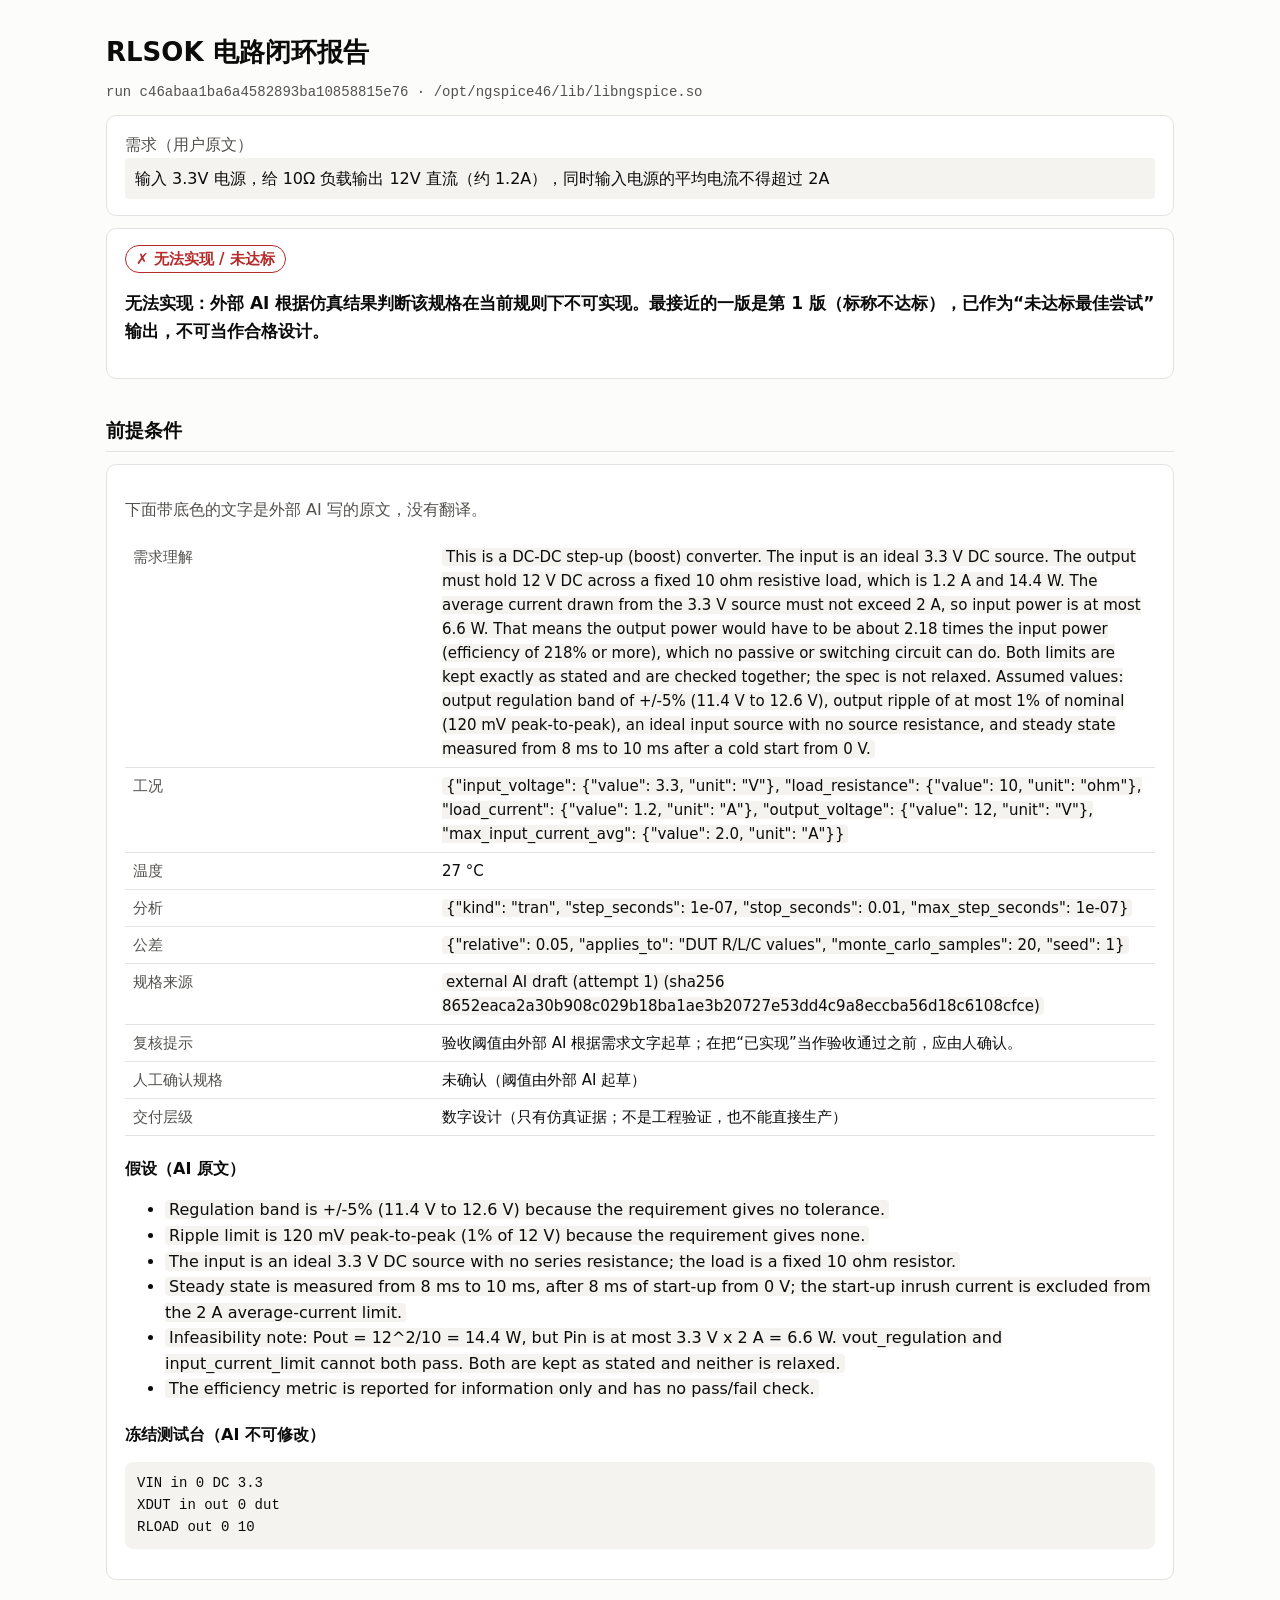
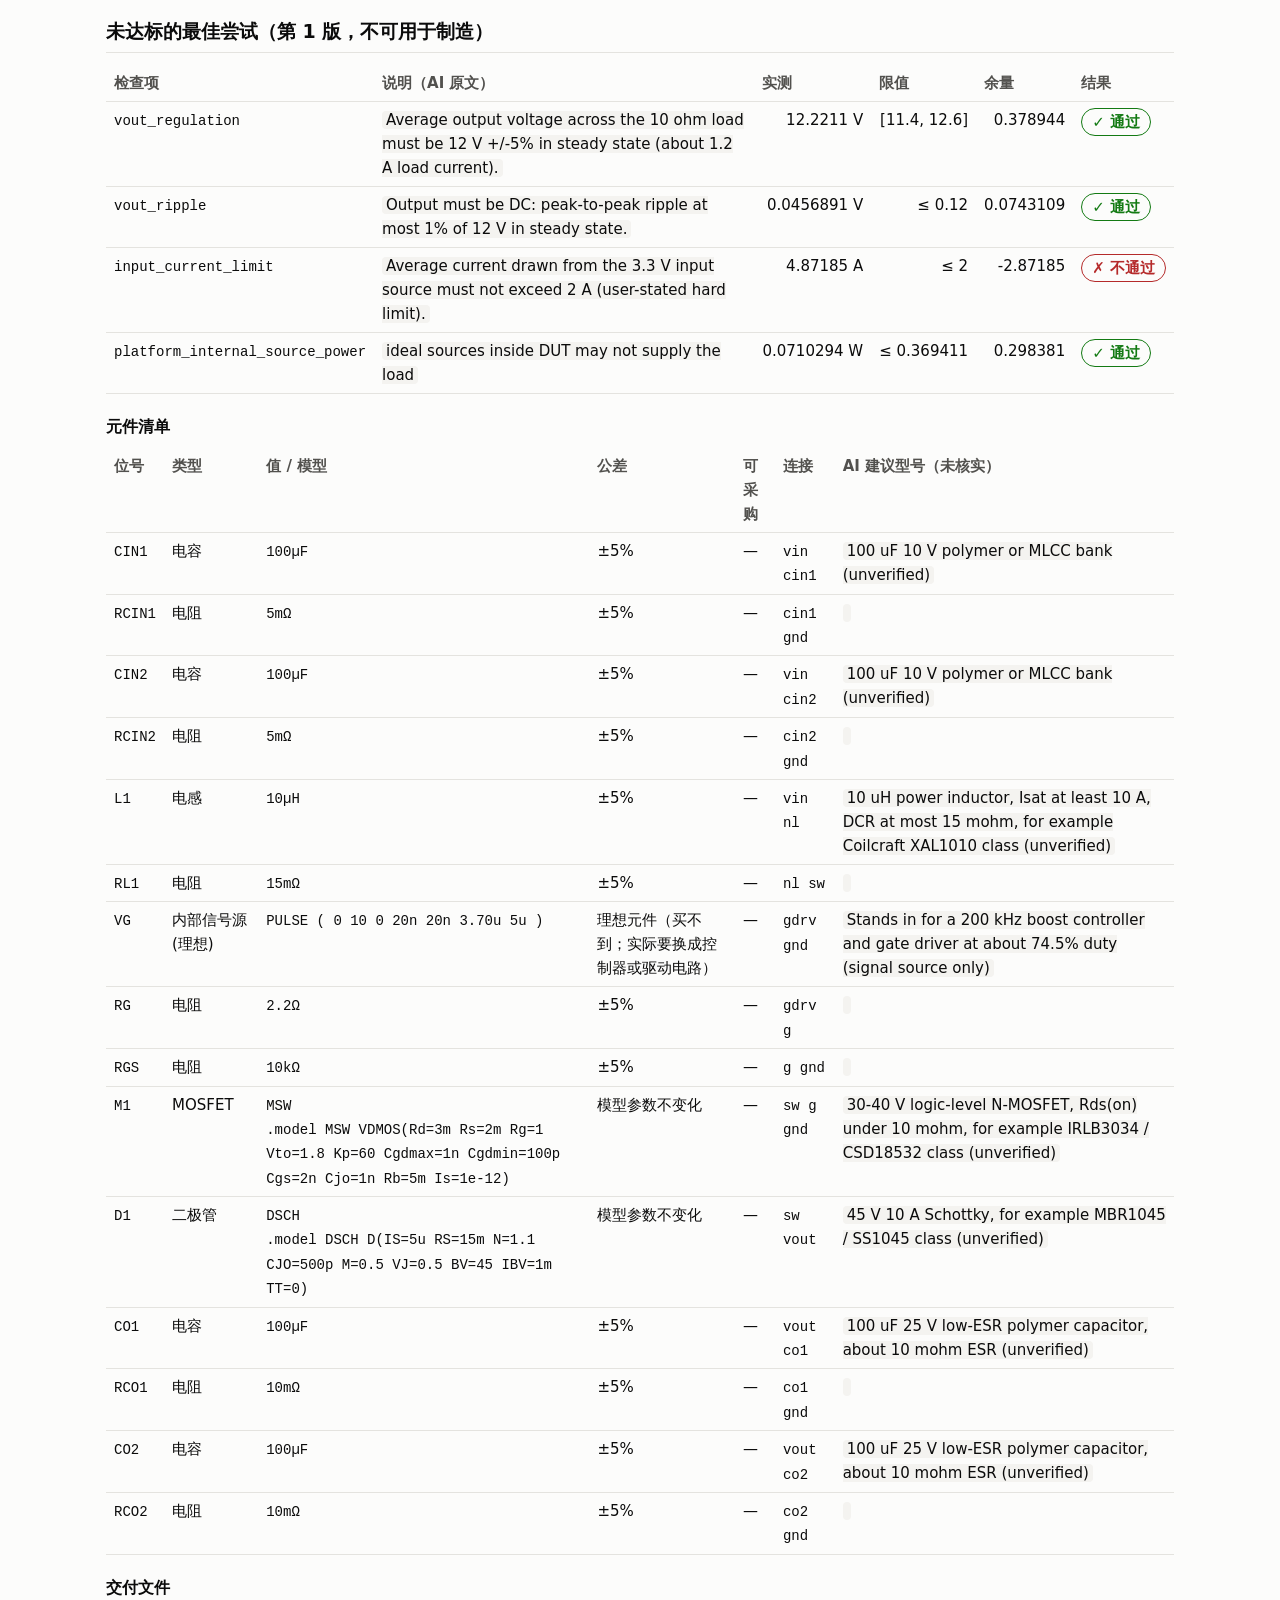
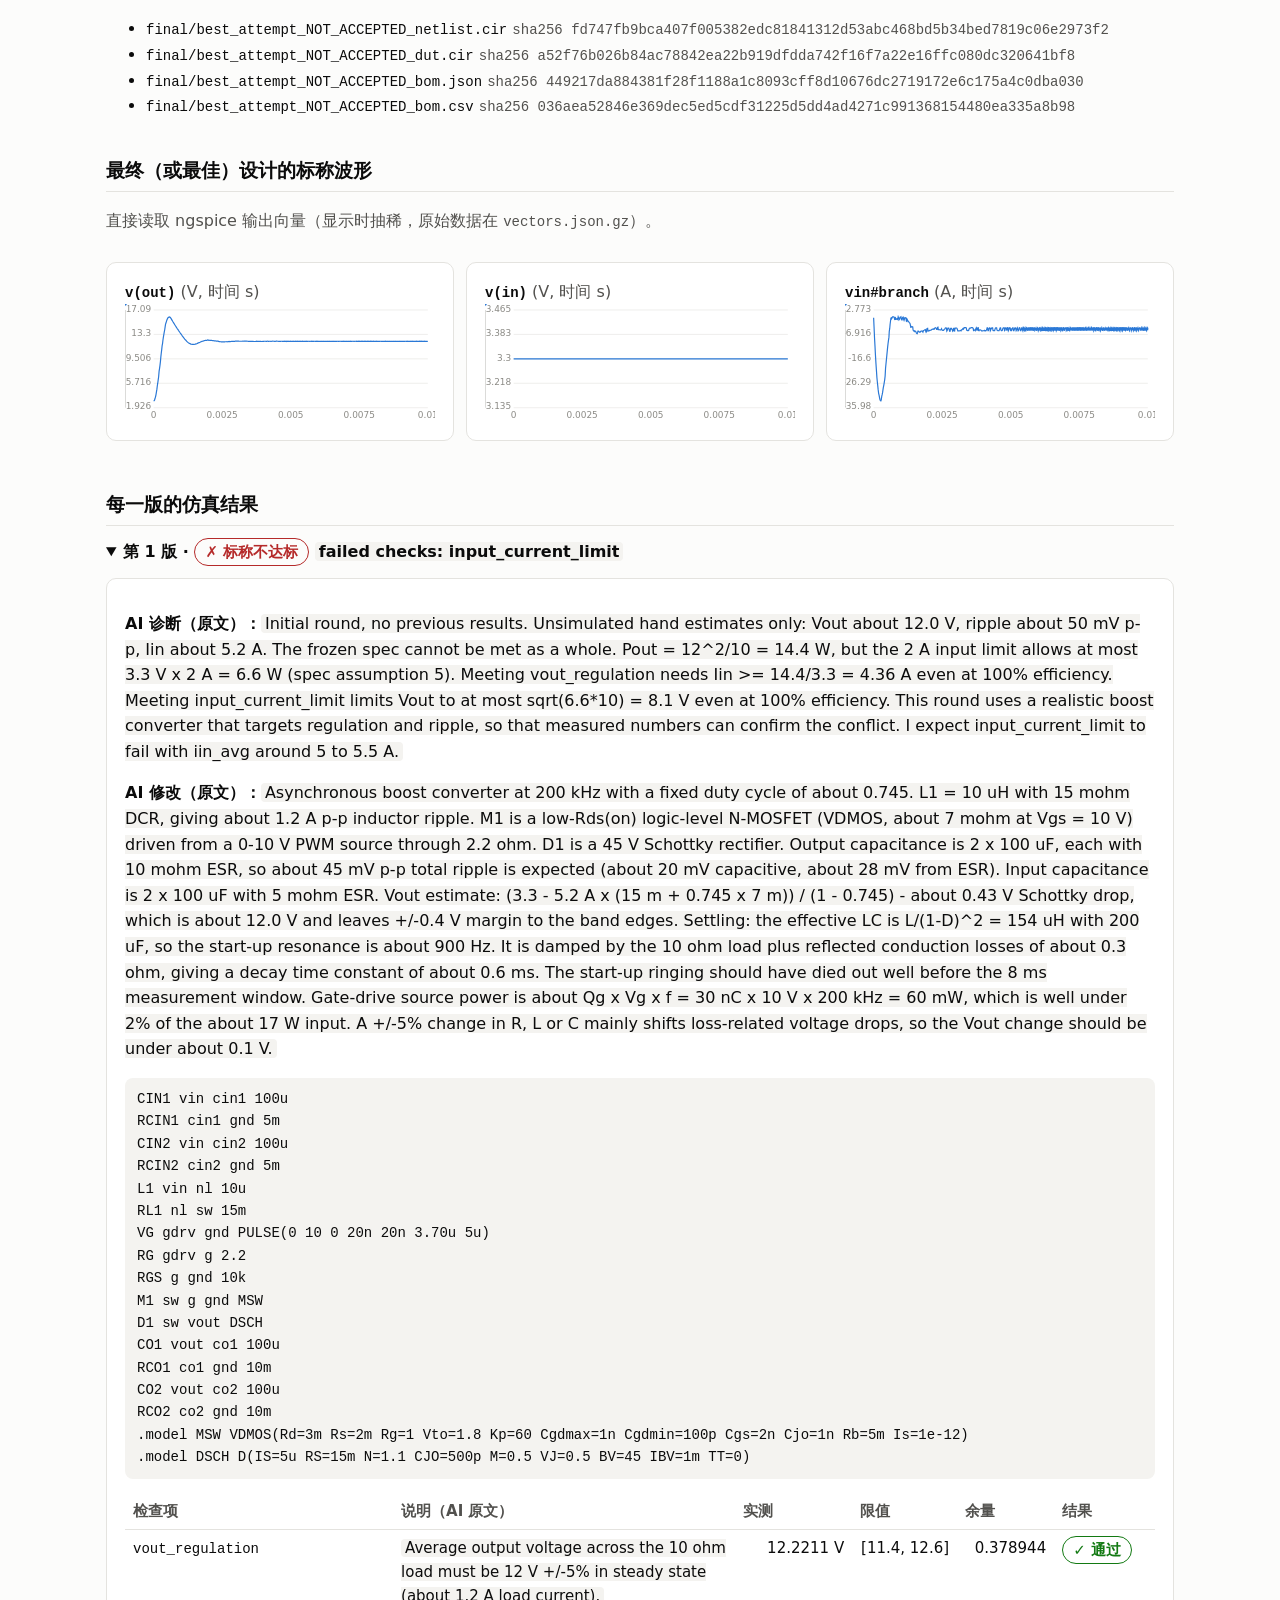
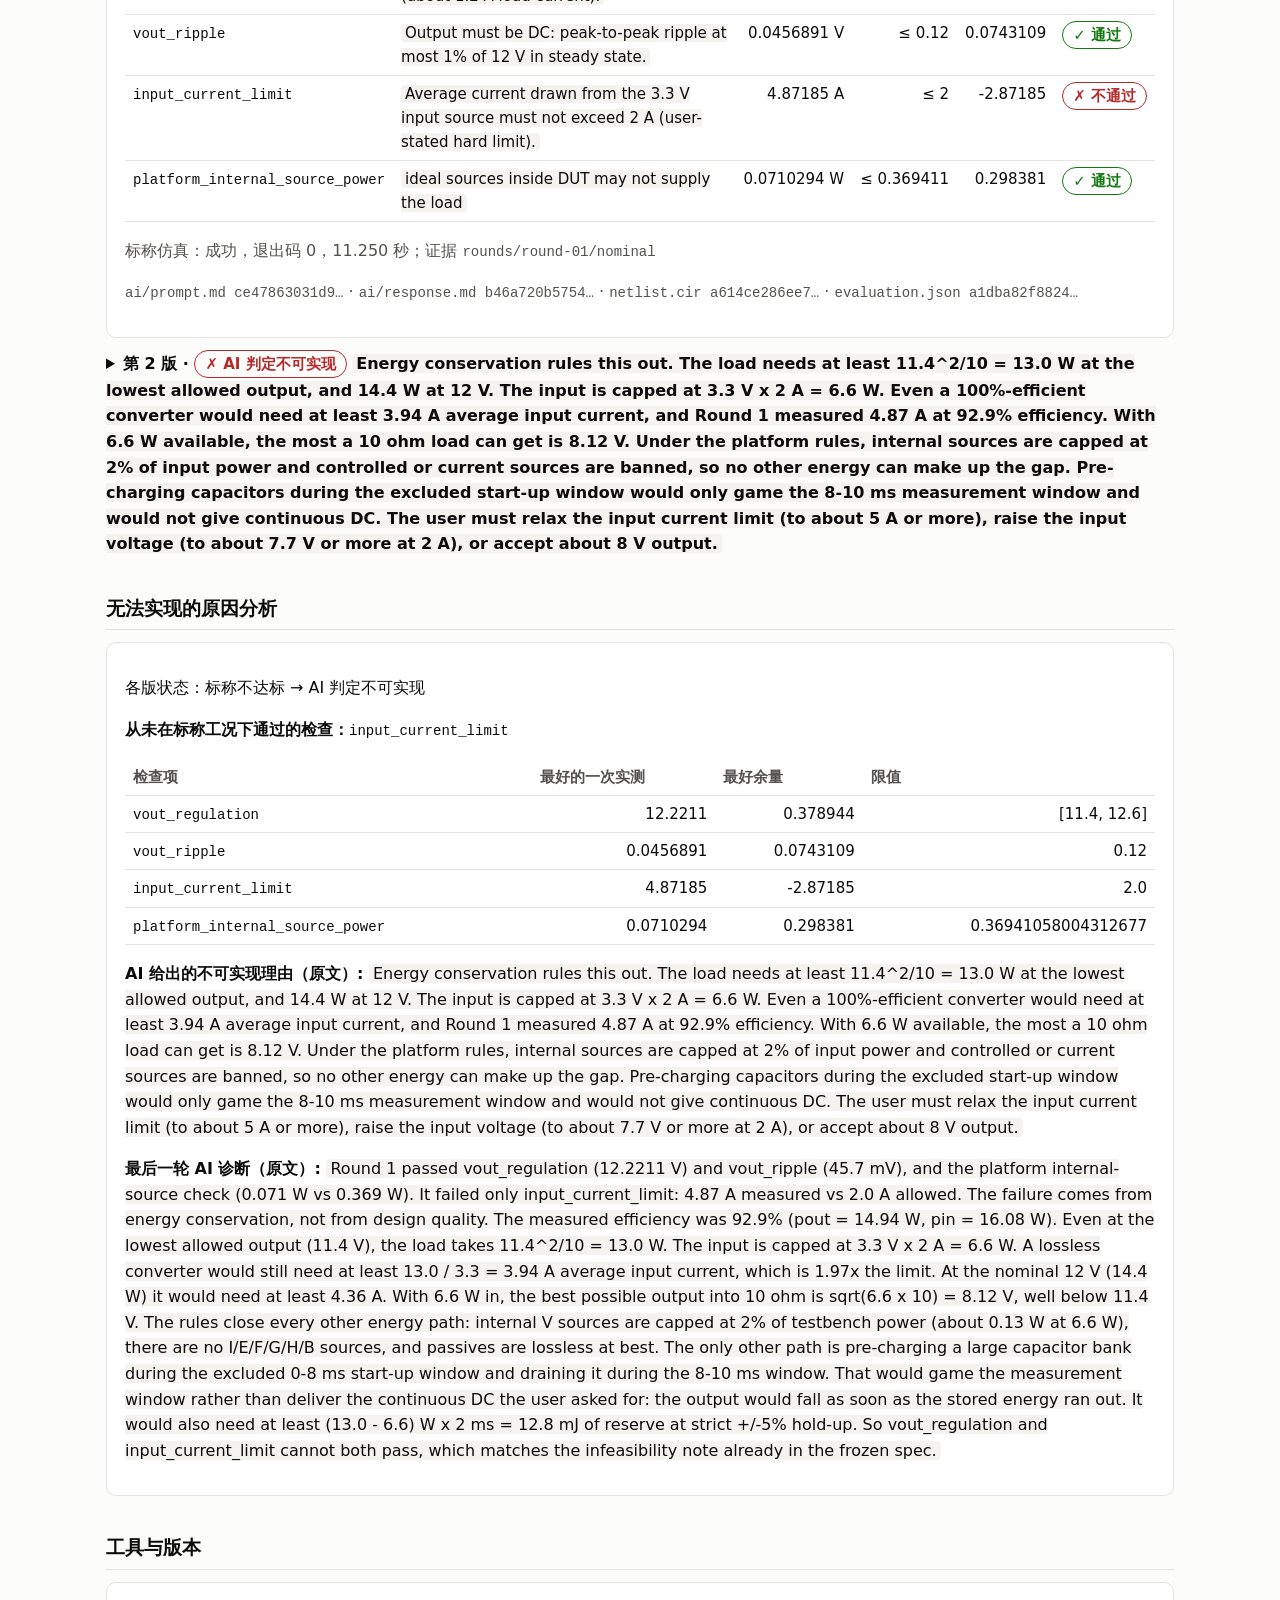
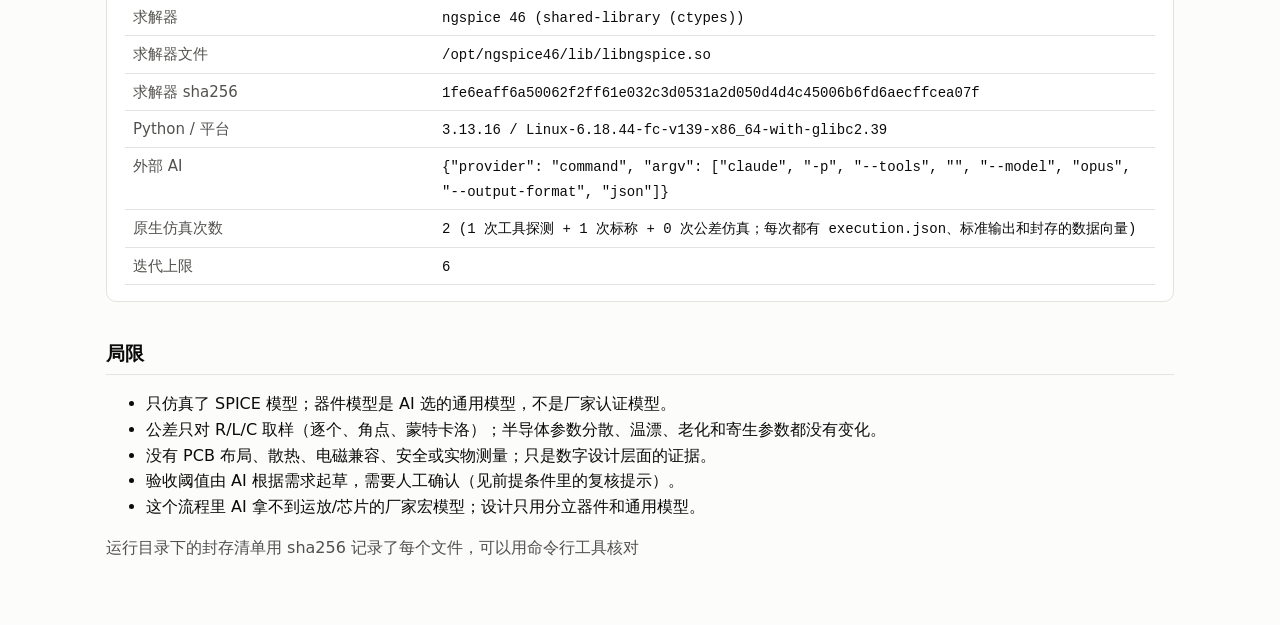
<file: site/reports/r4.html>
<!doctype html><!-- Rendered from usage/circuit-loop-20261020/runs/r4-boost-impossible/final/report.json sha256 c849d7105301a0349d899273bc6e7678c7c71e8c7df0a14022c5e324b1ea47cb (zh); inline CSS/JS moved to external files for the site CSP. --><html lang='zh-CN'><head><meta charset='utf-8'><meta name='viewport' content='width=device-width,initial-scale=1'><title>RLSOK 电路闭环报告</title><link rel="stylesheet" href="r4.css?v=452ab8905d"><script src="r4.js?v=da8bdbdfbf" defer></script></head><body><main><h1>RLSOK 电路闭环报告</h1><div class='sub'><code>run c46abaa1ba6a4582893ba10858815e76 · /opt/ngspice46/lib/libngspice.so</code></div><div class='card'><div class='sub'>需求（用户原文）</div><div class='data'>输入 3.3V 电源，给 10Ω 负载输出 12V 直流（约 1.2A），同时输入电源的平均电流不得超过 2A</div></div><div class='card'><div><span class="pill no">✗ 无法实现 / 未达标</span></div><p class='verdict'>无法实现：外部 AI 根据仿真结果判断该规格在当前规则下不可实现。最接近的一版是第 1 版（标称不达标），已作为“未达标最佳尝试”输出，不可当作合格设计。</p></div><h2>前提条件</h2><div class='card'><p class='sub'>下面带底色的文字是外部 AI 写的原文，没有翻译。</p><table class='kv'><tr><td>需求理解</td><td><span class='data'>This is a DC-DC step-up (boost) converter. The input is an ideal 3.3 V DC source. The output must hold 12 V DC across a fixed 10 ohm resistive load, which is 1.2 A and 14.4 W. The average current drawn from the 3.3 V source must not exceed 2 A, so input power is at most 6.6 W. That means the output power would have to be about 2.18 times the input power (efficiency of 218% or more), which no passive or switching circuit can do. Both limits are kept exactly as stated and are checked together; the spec is not relaxed. Assumed values: output regulation band of +/-5% (11.4 V to 12.6 V), output ripple of at most 1% of nominal (120 mV peak-to-peak), an ideal input source with no source resistance, and steady state measured from 8 ms to 10 ms after a cold start from 0 V.</span></td></tr><tr><td>工况</td><td><span class='data'>{&quot;input_voltage&quot;: {&quot;value&quot;: 3.3, &quot;unit&quot;: &quot;V&quot;}, &quot;load_resistance&quot;: {&quot;value&quot;: 10, &quot;unit&quot;: &quot;ohm&quot;}, &quot;load_current&quot;: {&quot;value&quot;: 1.2, &quot;unit&quot;: &quot;A&quot;}, &quot;output_voltage&quot;: {&quot;value&quot;: 12, &quot;unit&quot;: &quot;V&quot;}, &quot;max_input_current_avg&quot;: {&quot;value&quot;: 2.0, &quot;unit&quot;: &quot;A&quot;}}</span></td></tr><tr><td>温度</td><td>27 °C</td></tr><tr><td>分析</td><td><span class='data'>{&quot;kind&quot;: &quot;tran&quot;, &quot;step_seconds&quot;: 1e-07, &quot;stop_seconds&quot;: 0.01, &quot;max_step_seconds&quot;: 1e-07}</span></td></tr><tr><td>公差</td><td><span class='data'>{&quot;relative&quot;: 0.05, &quot;applies_to&quot;: &quot;DUT R/L/C values&quot;, &quot;monte_carlo_samples&quot;: 20, &quot;seed&quot;: 1}</span></td></tr><tr><td>规格来源</td><td><span class='data'>external AI draft (attempt 1) (sha256 8652eaca2a30b908c029b18ba1ae3b20727e53dd4c9a8eccba56d18c6108cfce)</span></td></tr><tr><td>复核提示</td><td>验收阈值由外部 AI 根据需求文字起草；在把“已实现”当作验收通过之前，应由人确认。</td></tr><tr><td>人工确认规格</td><td>未确认（阈值由外部 AI 起草）</td></tr><tr><td>交付层级</td><td>数字设计（只有仿真证据；不是工程验证，也不能直接生产）</td></tr></table><h3>假设（AI 原文）</h3><ul><li><span class='data'>Regulation band is +/-5% (11.4 V to 12.6 V) because the requirement gives no tolerance.</span></li><li><span class='data'>Ripple limit is 120 mV peak-to-peak (1% of 12 V) because the requirement gives none.</span></li><li><span class='data'>The input is an ideal 3.3 V DC source with no series resistance; the load is a fixed 10 ohm resistor.</span></li><li><span class='data'>Steady state is measured from 8 ms to 10 ms, after 8 ms of start-up from 0 V; the start-up inrush current is excluded from the 2 A average-current limit.</span></li><li><span class='data'>Infeasibility note: Pout = 12^2/10 = 14.4 W, but Pin is at most 3.3 V x 2 A = 6.6 W. vout_regulation and input_current_limit cannot both pass. Both are kept as stated and neither is relaxed.</span></li><li><span class='data'>The efficiency metric is reported for information only and has no pass/fail check.</span></li></ul><h3>冻结测试台（AI 不可修改）</h3><pre>VIN in 0 DC 3.3
XDUT in out 0 dut
RLOAD out 0 10</pre></div><h2>未达标的最佳尝试（第 1 版，不可用于制造）</h2><div class='scroll'><table><tr><th>检查项</th><th>说明（AI 原文）</th><th>实测</th><th>限值</th><th>余量</th><th>结果</th></tr><tr><td><code>vout_regulation</code></td><td><span class='data'>Average output voltage across the 10 ohm load must be 12 V +/-5% in steady state (about 1.2 A load current).</span></td><td class='num'>12.2211 V</td><td class='num'>[11.4, 12.6]</td><td class='num'>0.378944</td><td><span class="pill ok">✓ 通过</span></td></tr><tr><td><code>vout_ripple</code></td><td><span class='data'>Output must be DC: peak-to-peak ripple at most 1% of 12 V in steady state.</span></td><td class='num'>0.0456891 V</td><td class='num'>≤ 0.12</td><td class='num'>0.0743109</td><td><span class="pill ok">✓ 通过</span></td></tr><tr><td><code>input_current_limit</code></td><td><span class='data'>Average current drawn from the 3.3 V input source must not exceed 2 A (user-stated hard limit).</span></td><td class='num'>4.87185 A</td><td class='num'>≤ 2</td><td class='num'>-2.87185</td><td><span class="pill no">✗ 不通过</span></td></tr><tr><td><code>platform_internal_source_power</code></td><td><span class='data'>ideal sources inside DUT may not supply the load</span></td><td class='num'>0.0710294 W</td><td class='num'>≤ 0.369411</td><td class='num'>0.298381</td><td><span class="pill ok">✓ 通过</span></td></tr></table></div><h3>元件清单</h3><div class='scroll'><table><tr><th>位号</th><th>类型</th><th>值 / 模型</th><th>公差</th><th>可采购</th><th>连接</th><th>AI 建议型号（未核实）</th></tr><tr><td><code>CIN1</code></td><td>电容</td><td><code>100µF</code></td><td>±5%</td><td>—</td><td><code>vin cin1</code></td><td><span class='data'>100 uF 10 V polymer or MLCC bank (unverified)</span></td></tr><tr><td><code>RCIN1</code></td><td>电阻</td><td><code>5mΩ</code></td><td>±5%</td><td>—</td><td><code>cin1 gnd</code></td><td><span class='data'></span></td></tr><tr><td><code>CIN2</code></td><td>电容</td><td><code>100µF</code></td><td>±5%</td><td>—</td><td><code>vin cin2</code></td><td><span class='data'>100 uF 10 V polymer or MLCC bank (unverified)</span></td></tr><tr><td><code>RCIN2</code></td><td>电阻</td><td><code>5mΩ</code></td><td>±5%</td><td>—</td><td><code>cin2 gnd</code></td><td><span class='data'></span></td></tr><tr><td><code>L1</code></td><td>电感</td><td><code>10µH</code></td><td>±5%</td><td>—</td><td><code>vin nl</code></td><td><span class='data'>10 uH power inductor, Isat at least 10 A, DCR at most 15 mohm, for example Coilcraft XAL1010 class (unverified)</span></td></tr><tr><td><code>RL1</code></td><td>电阻</td><td><code>15mΩ</code></td><td>±5%</td><td>—</td><td><code>nl sw</code></td><td><span class='data'></span></td></tr><tr><td><code>VG</code></td><td>内部信号源(理想)</td><td><code>PULSE ( 0 10 0 20n 20n 3.70u 5u )</code></td><td>理想元件（买不到；实际要换成控制器或驱动电路）</td><td>—</td><td><code>gdrv gnd</code></td><td><span class='data'>Stands in for a 200 kHz boost controller and gate driver at about 74.5% duty (signal source only)</span></td></tr><tr><td><code>RG</code></td><td>电阻</td><td><code>2.2Ω</code></td><td>±5%</td><td>—</td><td><code>gdrv g</code></td><td><span class='data'></span></td></tr><tr><td><code>RGS</code></td><td>电阻</td><td><code>10kΩ</code></td><td>±5%</td><td>—</td><td><code>g gnd</code></td><td><span class='data'></span></td></tr><tr><td><code>M1</code></td><td>MOSFET</td><td><code>MSW</code><br><code>.model MSW VDMOS(Rd=3m Rs=2m Rg=1 Vto=1.8 Kp=60 Cgdmax=1n Cgdmin=100p Cgs=2n Cjo=1n Rb=5m Is=1e-12)</code></td><td>模型参数不变化</td><td>—</td><td><code>sw g gnd</code></td><td><span class='data'>30-40 V logic-level N-MOSFET, Rds(on) under 10 mohm, for example IRLB3034 / CSD18532 class (unverified)</span></td></tr><tr><td><code>D1</code></td><td>二极管</td><td><code>DSCH</code><br><code>.model DSCH D(IS=5u RS=15m N=1.1 CJO=500p M=0.5 VJ=0.5 BV=45 IBV=1m TT=0)</code></td><td>模型参数不变化</td><td>—</td><td><code>sw vout</code></td><td><span class='data'>45 V 10 A Schottky, for example MBR1045 / SS1045 class (unverified)</span></td></tr><tr><td><code>CO1</code></td><td>电容</td><td><code>100µF</code></td><td>±5%</td><td>—</td><td><code>vout co1</code></td><td><span class='data'>100 uF 25 V low-ESR polymer capacitor, about 10 mohm ESR (unverified)</span></td></tr><tr><td><code>RCO1</code></td><td>电阻</td><td><code>10mΩ</code></td><td>±5%</td><td>—</td><td><code>co1 gnd</code></td><td><span class='data'></span></td></tr><tr><td><code>CO2</code></td><td>电容</td><td><code>100µF</code></td><td>±5%</td><td>—</td><td><code>vout co2</code></td><td><span class='data'>100 uF 25 V low-ESR polymer capacitor, about 10 mohm ESR (unverified)</span></td></tr><tr><td><code>RCO2</code></td><td>电阻</td><td><code>10mΩ</code></td><td>±5%</td><td>—</td><td><code>co2 gnd</code></td><td><span class='data'></span></td></tr></table></div><h3>交付文件</h3><ul><li><code>final/best_attempt_NOT_ACCEPTED_netlist.cir</code> <span class='sub'><code>sha256 fd747fb9bca407f005382edc81841312d53abc468bd5b34bed7819c06e2973f2</code></span></li><li><code>final/best_attempt_NOT_ACCEPTED_dut.cir</code> <span class='sub'><code>sha256 a52f76b026b84ac78842ea22b919dfdda742f16f7a22e16ffc080dc320641bf8</code></span></li><li><code>final/best_attempt_NOT_ACCEPTED_bom.json</code> <span class='sub'><code>sha256 449217da884381f28f1188a1c8093cff8d10676dc2719172e6c175a4c0dba030</code></span></li><li><code>final/best_attempt_NOT_ACCEPTED_bom.csv</code> <span class='sub'><code>sha256 036aea52846e369dec5ed5cdf31225d5dd4ad4271c991368154480ea335a8b98</code></span></li></ul><h2>最终（或最佳）设计的标称波形</h2><p class='sub'>直接读取 ngspice 输出向量（显示时抽稀，原始数据在 <code>vectors.json.gz</code>）。</p><div class='grid'><div class='card chart' data-name='v(out)' data-pts='[[0.0, 2.9782417975452953], [1.5020787017315195e-05, 3.005528135121494], [3.300611961155175e-05, 3.095490394689131], [4.950128350448936e-05, 3.3468479558835997], [6.604504240147805e-05, 3.5522457992480936], [8.375137352273914e-05, 3.9221121338536995], [0.00010050793349868337, 4.291420063330829], [0.00011876676899777963, 4.798551623323382], [0.00013461108468056953, 5.3360020722846375], [0.00015001720028771058, 5.725970258061231], [0.00016559077118255859, 6.218385493732826], [0.00018162101461424328, 6.729983911271761], [0.00019999999999999998, 7.602344305476311], [0.00021591541992386373, 7.98949572579275], [0.0002326137451004612, 8.533804030754645], [0.0002481982060460028, 9.083854418119891], [0.00026375655638449834, 9.79728161618711], [0.0002789893915602438, 10.374730107649047], [0.0002950107043010811, 10.963617731006773], [0.00031000702630640416, 11.570412080796691], [0.0003250142245610976, 11.913129729398689], [0.00034001571659491187, 12.388780702270518], [0.0003550503113406037, 12.842490968216527], [0.0003711809788875704, 13.262341454717658], [0.00038762456556329107, 13.652329203982738], [0.0004033071700388486, 14.018063566138844], [0.00041877542441046985, 14.468054683841622], [0.00043499999999999995, 14.891260577649598], [0.0004500189596756489, 15.051995550841625], [0.00046512086590691363, 15.284534527454712], [0.0004800175041292657, 15.4851661161146], [0.00049502, 15.652578394013766], [0.0005100213243850829, 15.78638957508075], [0.000525569270808848, 15.884119417458532], [0.000541891701043087, 15.94420959212226], [0.000557771211475041, 15.9774212109363], [0.0005706504372968146, 16.00533660593373], [0.000586222322960258, 15.983845052938719], [0.0006005855524139776, 15.945601946097275], [0.0006151296730854442, 15.881496104781096], [0.0006300173885794004, 15.794471109628088], [0.0006443921993309716, 15.69527046226859], [0.0006591604327825922, 15.590618678918036], [0.0006745119008858734, 15.478290004449832], [0.0006900149937983691, 15.365112551470245], [0.0007050048022285451, 15.259172382738704], [0.0007200036232193953, 15.154018524442646], [0.0007350101244415327, 15.049493231568999], [0.0007497152940933115, 14.949114582002771], [0.0007641099187247971, 14.853886718095064], [0.0007793351067031016, 14.749927871507387], [0.000793722, 14.647165134297747], [0.0008069777024430696, 14.559808859292556], [0.000822793113557095, 14.453994946721052], [0.0008376576815393376, 14.3564175608627], [0.0008523555233041976, 14.260593716037114], [0.0008678984582860097, 14.159391610671616], [0.0008821874247822668, 14.06812034853797], [0.0008950201375442088, 13.988311087895168], [0.0009097381589402743, 13.896924569486929], [0.0009237420208240257, 13.80602325215603], [0.0009382304688222615, 13.715680850926564], [0.0009520629837306322, 13.631125802328025], [0.0009653374892912745, 13.550786287518154], [0.000980220072696889, 13.459974490456224], [0.0009950207807794215, 13.370564795967635], [0.0010090708534244803, 13.290212678621645], [0.0010237689542387633, 13.202792075595974], [0.0010387507473655034, 13.108111149568662], [0.0010508541043252719, 13.040720995126618], [0.0010650206610371448, 12.962424596783684], [0.0010800069876350344, 12.878969821809138], [0.0010941794999402201, 12.805425833311643], [0.0011087399999999998, 12.718079572917722], [0.0011224536652076375, 12.645065687080171], [0.0011354848339877263, 12.577325369490845], [0.001150078668559555, 12.50126200205623], [0.001165015874746596, 12.425702203497472], [0.0011800052825581412, 12.353452181865233], [0.0011938198764222193, 12.291357468331785], [0.0012083743552972804, 12.213544356542016], [0.0012201544798967337, 12.167513211463902], [0.001235017475884233, 12.10777097392607], [0.001250005948621389, 12.061264270252305], [0.0012649999999999998, 12.011183574544981], [0.001280001181083227, 11.972944750052804], [0.001295, 11.93796275942401], [0.0013100114496276127, 11.887083372166439], [0.0013250078201004706, 11.870240025411732], [0.0013395679561418593, 11.841284432010928], [0.0013535816562708445, 11.793389369747674], [0.0013678701892874704, 11.777584125957187], [0.00138189330251133, 11.767411799374182], [0.0013957127769726936, 11.76245737303238], [0.001410274207489162, 11.756991956082244], [0.001425021966170261, 11.754245415438172], [0.001438833597246996, 11.76022916544456], [0.0014537649095269119, 11.759039766790252], [0.0014687329999999998, 11.738372515089438], [0.0014836552883257903, 11.746950444006062], [0.0014972697130558204, 11.766156795807277], [0.0015121282511794509, 11.780672910447755], [0.0015271514048861145, 11.796693002860737], [0.0015424520995983354, 11.813365294195087], [0.001558276661643178, 11.828854670893467], [0.001573733, 11.848323977448258], [0.001588726, 11.872005676849753], [0.001602378834069206, 11.904889975956806], [0.0016151623683322534, 11.944047525620899], [0.0016301077213745393, 11.97112527380276], [0.0016454091012392303, 11.996677958154473], [0.0016608128913223241, 12.021809287649178], [0.0016762463409968878, 12.046927147837483], [0.001691318732791638, 12.074146251600641], [0.001705374157861949, 12.107222812971083], [0.0017200343531617692, 12.136163563082203], [0.00173502045304353, 12.162443131314948], [0.0017500344658893904, 12.18772551138356], [0.0017650420221402775, 12.212143106866865], [0.0017806817770719442, 12.231650962281552], [0.0017968496364130014, 12.246689941505], [0.001810710294140614, 12.274483962725874], [0.0018250356534760212, 12.298088374860134], [0.001840020769741684, 12.316277427572832], [0.0018550157458984498, 12.331974833587878], [0.0018700099324202065, 12.341107959975126], [0.0018850116454635427, 12.360108507564041], [0.001899173470075851, 12.38519739621448], [0.0019137411908583045, 12.356415880921535], [0.0019280972324871924, 12.369312073334262], [0.0019401676624473281, 12.394821750514929], [0.001955016637204601, 12.40146075719734], [0.0019700032571629473, 12.42849539689091], [0.0019837841331227335, 12.411670235383243], [0.0019987440287036347, 12.386329751261266], [0.002013757155351545, 12.41549072141327], [0.002028748975780673, 12.386259215289128], [0.0020436243888645963, 12.384061089668899], [0.002058726, 12.379918981739072], [0.00207372, 12.375368119520143], [0.002088743502715663, 12.369622497779474], [0.002103741166365283, 12.36309731356207], [0.002118320405043314, 12.358349368137391], [0.0021332394239159326, 12.350731013063232], [0.0021481994599168385, 12.342227980706475], [0.002163058624994905, 12.333790300084255], [0.002178424096267405, 12.321793668805826], [0.0021931182977213666, 12.313535663404657], [0.002208457323185934, 12.30102075389975], [0.00222232525769662, 12.29739232053835], [0.002236874811539618, 12.289433950234335], [0.0022515936770269238, 12.280486506371364], [0.0022670081459084768, 12.267292967271542], [0.0022826230383899354, 12.253019365678222], [0.002298755305781704, 12.257511228761452], [0.0023137553454871196, 12.247737485915032], [0.0023296534836485814, 12.249450606278078], [0.0023447478617818276, 12.245962850843071], [0.0023587709418739482, 12.225917635651008], [0.0023737814824444778, 12.217782906965148], [0.002388748985518618, 12.18277057976006], [0.0024037437537523976, 12.1748825356963], [0.0024187329999999993, 12.168199711438078], [0.0024337399999999998, 12.161991639212625], [0.002448733, 12.156457073774448], [0.002463270656075782, 12.154252601739314], [0.0024771046384169954, 12.156983689682507], [0.002493261321161979, 12.146202099597518], [0.0025087518552755032, 12.14151793145187], [0.002523749285437525, 12.138350003669855], [0.00253874, 12.13572895420497], [0.002553429933379599, 12.136256955511671], [0.002567332596971682, 12.142101174504093], [0.002582017338188357, 12.14372718492427], [0.00259668097678059, 12.146055767426375], [0.0026104054316101015, 12.154711003338392], [0.002625020378047307, 12.15816918547641], [0.00264002, 12.158970435630415], [0.002655010727217014, 12.156352633981937], [0.0026687581194300924, 12.169265883497488], [0.0026829114801285086, 12.148464734172899], [0.0026964464462745936, 12.160318021286024], [0.0027100718253096905, 12.171868303493389], [0.00272502590723426, 12.175632079117438], [0.0027400128319145754, 12.178708041085601], [0.0027545942515573843, 12.201849322134269], [0.0027687837848487736, 12.190182414131131], [0.002783726, 12.167108227716202], [0.0027970041265618605, 12.18159570369247], [0.0028100218369575465, 12.197697926947827], [0.002825020306031886, 12.201801949809946], [0.0028400101117175914, 12.200356496907627], [0.0028545178147747472, 12.224611290072861], [0.002869312228036258, 12.221754318640158], [0.0028838015678177955, 12.221574962795831], [0.002897935361823395, 12.20240147437222], [0.0029104066229270736, 12.221474355768661], [0.0029250142043518706, 12.227724078873722], [0.002938816648507187, 12.234352385898884], [0.0029536610918974963, 12.210387204921654], [0.0029658048479369397, 12.230793447355975], [0.0029800226911281496, 12.238299994093536], [0.0029950176156785086, 12.241150150370284], [0.0030100135961402, 12.24212427389188], [0.003025011165664158, 12.24061946384799], [0.0030398900451383474, 12.26838343666505], [0.003054353772172457, 12.26404221040677], [0.0030687796025545134, 12.256671901316722], [0.003083798469683974, 12.254569512469745], [0.0030987842545057253, 12.256970374381321], [0.00311374897900716, 12.230297891266726], [0.003128733, 12.230266046131046], [0.0031437411763820863, 12.230539548417717], [0.00315872, 12.230759336839716], [0.003173366750179002, 12.232808864251787], [0.00318872, 12.230331609793582], [0.0032026237298292052, 12.236492584060521], [0.003217768436119306, 12.234930665528998], [0.0032324266649088025, 12.23619234119171], [0.0032465620173855727, 12.240487704443257], [0.0032611209674395917, 12.242093108549096], [0.0032768464864383158, 12.2364506749716], [0.0032909794163463475, 12.240463105104936], [0.0033050503020305862, 12.244750188076383], [0.0033200711911897103, 12.243153367913587], [0.003335020873349654, 12.241955031318856], [0.0033500143455401418, 12.240675772844558], [0.003365013843035936, 12.238352104426903], [0.0033798277092271993, 12.258155338296302], [0.0033939273847383654, 12.241037006751903], [0.0034087907690795406, 12.241056263487394], [0.003423765550968201, 12.235142548876642], [0.003438783538015857, 12.235445023592089], [0.0034537329999999996, 12.207060418543927], [0.003468415146809511, 12.207513089211895], [0.0034817870018349507, 12.215951207625297], [0.0034958204265586974, 12.22046075188795], [0.0035107477579282734, 12.219549392930128], [0.0035258133420466987, 12.21787741480543], [0.0035404210171423142, 12.219123135281672], [0.0035552257665821783, 12.219176569356339], [0.00357002473454348, 12.219378079990921], [0.0035850208493962915, 12.21841780367455], [0.0036000175726756665, 12.217513658395585], [0.003614904878890401, 12.235115869648972], [0.003629691757972958, 12.234965114139797], [0.0036436353597914593, 12.193653548216037], [0.003658308669373322, 12.195156967085072], [0.0036730369052845285, 12.19647081991053], [0.0036878677785126216, 12.1971722537367], [0.0037037199999999998, 12.19178402684146], [0.0037175485639371827, 12.198763518383474], [0.003731011640040314, 12.208045993771492], [0.003745017361026916, 12.214104863305892], [0.003759583409736174, 12.232571375805813], [0.0037737259999999994, 12.191769317602462], [0.003786181961432774, 12.207519856962625], [0.0038000704391238905, 12.21462043714142], [0.0038150110679939946, 12.211733650619617], [0.003828846929617166, 12.223504251408677], [0.0038437259999999996, 12.193434749489429], [0.003857612627799814, 12.20077540990419], [0.0038724823851052216, 12.20217005091953], [0.003887615098409799, 12.202026853935543], [0.0039027454427334085, 12.20189130723573], [0.003918009011013074, 12.201054649976243], [0.003933719999999999, 12.197489051223952], [0.003948726, 12.198203630234866], [0.003963744037827792, 12.19885888357942], [0.003978764518447628, 12.221664321355567], [0.00399379271441846, 12.227279169281388], [0.004008781093662343, 12.23327326073316], [0.004023784226890365, 12.227868827530486], [0.0040389724374801945, 12.235101971944385], [0.004053793231125239, 12.229864288035275], [0.004068824607091664, 12.230548432693409], [0.0040837568127802745, 12.231007570116198], [0.004098611278352353, 12.205686644609427], [0.004112666908454448, 12.211971175700914], [0.004126548392513103, 12.219278026830397], [0.004140018254016503, 12.229102593132746], [0.004155002545910384, 12.25110339331642], [0.004168775185445642, 12.23284776367033], [0.004183721999999999, 12.20748058085651], [0.004196582178628981, 12.220797703520153], [0.004210682985006831, 12.226542961214527], [0.0042250288790149325, 12.230707766519883], [0.00424000941455118, 12.236177995285637], [0.004253761195963556, 12.2374949946812], [0.004267833725249235, 12.21384045199132], [0.004281014802031663, 12.224997288022335], [0.0042961193790412066, 12.224348086317523], [0.004310022038936274, 12.230985748921379], [0.00432501379723821, 12.231273896122117], [0.004339999999999999, 12.25268338336463], [0.0043538654583036565, 12.23803184402395], [0.00436878996724334, 12.23730381209388], [0.004383770702153383, 12.236839976203594], [0.00439875530786969, 12.232173010167584], [0.004413654951561544, 12.207552135240666], [0.004427074892405214, 12.21691315728606], [0.004440442426401704, 12.226590292015352], [0.004455015531827984, 12.228956408251923], [0.004470009193144036, 12.23952512607013], [0.004485000757509033, 12.249523086940208], [0.004498995770319896, 12.238103031826398], [0.004513898852606736, 12.23272902051623], [0.004528790009465514, 12.234283632181116], [0.004543759110618322, 12.229567854254054], [0.004558748977774881, 12.204751525269947], [0.00457374352640379, 12.20381054434265], [0.004587654613670881, 12.210169546065941], [0.00460114038746019, 12.219154557071167], [0.004615020305035193, 12.22567911905482], [0.004630011582881463, 12.224489729683958], [0.004643996017881936, 12.235377200748761], [0.004658789949257586, 12.231932392247472], [0.004673761220886359, 12.23129755103233], [0.004688555688956885, 12.203044091169993], [0.004702039477472565, 12.212083584085056], [0.00471585725254573, 12.219115445470418], [0.004730029464288741, 12.22401429249499], [0.004745018863272469, 12.224547730185241], [0.004760000794533668, 12.24504407746171], [0.004773765420224008, 12.226347632427169], [0.004788366427220933, 12.203054071791543], [0.004800559370674192, 12.220064754618033], [0.004815014999272755, 12.22345189889572], [0.004829999999999999, 12.242775631498926], [0.004844489494167425, 12.236710132215967], [0.004858726, 12.200486974486216], [0.004871214299087149, 12.215767588595611], [0.004885021184686967, 12.223031868813846], [0.004900002405982884, 12.244565555039587], [0.0049137706769144225, 12.229748720205048], [0.004927713620000142, 12.206647692229911], [0.0049415352832895216, 12.213919216951703], [0.0049550273362929595, 12.22318000502665], [0.004970012815846326, 12.222649102547392], [0.004984686541649636, 12.239490272970606], [0.004998789876726254, 12.230432483734536], [0.005013743526072672, 12.200867741480874], [0.005028349514389623, 12.203386420245561], [0.005041204682574934, 12.216579662654713], [0.005056278831165983, 12.21627492852913], [0.0050700203242099095, 12.224085679124816], [0.0050850028039001885, 12.245826097816911], [0.005098825904378618, 12.228367734206554], [0.00511374117594729, 12.201847016640038], [0.005127664583029984, 12.20858106854152], [0.005141024029491058, 12.218773396058173], [0.005155019221783609, 12.22503792768002], [0.00517001053171671, 12.219720379663066], [0.005184485908568976, 12.238988802186972], [0.005198770193151822, 12.231632257870983], [0.00521291008456916, 12.208028916267311], [0.005225713201378246, 12.221570837420538], [0.005240015408469969, 12.22601669885985], [0.0052543869210464516, 12.241825277474828], [0.005268741176067164, 12.203391390917755], [0.005283254297385547, 12.206490952229949], [0.005296693324133078, 12.21610417167155], [0.0053100468492258785, 12.226292672043217], [0.005325010989670364, 12.22312555851082], [0.005339542636012772, 12.244329101797584], [0.005353779746132455, 12.23349497370694], [0.005368596689215936, 12.204917303114618], [0.005382174621896954, 12.21365345587435], [0.005395450836187124, 12.224243955304399], [0.005410015265489261, 12.227019718252146], [0.005424188817150777, 12.239972023725889], [0.005438664412948355, 12.204720884995947], [0.0054508855082492326, 12.221705627335458], [0.005465014984544895, 12.226908143221113], [0.005479089355607396, 12.235046800475537], [0.005493551818730393, 12.205470859554225], [0.005505751966382227, 12.222565344996971], [0.005520014438709047, 12.22720476854497], [0.005533989639379338, 12.23709054023557], [0.0055487259999999995, 12.204409314485293], [0.005561133189107015, 12.220218481492351], [0.005575016226001524, 12.227087118774564], [0.0055897899344151845, 12.247786261826768], [0.005603751858828315, 12.205625866336481], [0.005616906895792822, 12.215409458832175], [0.005630033479814604, 12.226822077109036], [0.005645009424594817, 12.231837935218813], [0.0056587654077003505, 12.229615077799984], [0.005672380013444298, 12.212391790651754], [0.005685028224756968, 12.226712730680475], [0.00570000923221046, 12.237263987537215], [0.005713755303640349, 12.228960483021552], [0.005726978065280732, 12.214698425167551], [0.005740020390702359, 12.226608825465167], [0.005755000796110405, 12.247934273042668], [0.005768751857600108, 12.205205398804274], [0.00578176251856261, 12.215853578080218], [0.00579502, 12.226479147639898], [0.00580994506294919, 12.248946126064714], [0.005823746263441515, 12.203688054763147], [0.00583670828494467, 12.216031021706245], [0.0058500211133421754, 12.226289353637858], [0.005865009434771133, 12.230888096518475], [0.005878784332197019, 12.229419131087749], [0.005893133873029831, 12.207168670115557], [0.005905802297640682, 12.221374795993857], [0.005920016764289461, 12.225635658952196], [0.005934389931574135, 12.24187598908918], [0.005948743526661028, 12.203326776650142], [0.0059615823675300385, 12.216470882083316], [0.005975018203394603, 12.226019553865465], [0.005989789618892531, 12.246762231495609], [0.006003741175659521, 12.203229372555283], [0.006017607145395308, 12.21010786394252], [0.006030381687817015, 12.22370194596734], [0.006045014852394409, 12.225792798526928], [0.006059089383117027, 12.233887409618546], [0.006073552241989469, 12.2042969503501], [0.006085750912975481, 12.221381492538471], [0.006100014547870257, 12.226020085032149], [0.006113989262187245, 12.235888199852752], [0.0061284542816252684, 12.204868234774054], [0.0061406597011857975, 12.221922010341437], [0.0061550137887590745, 12.225578592716152], [0.0061688960896908035, 12.230881388847552], [0.006183359091185456, 12.20544900357206], [0.006195600947033901, 12.222289407005208], [0.006210012856731165, 12.225215348116361], [0.0062238495757693715, 12.233719177133402], [0.0062383112313996935, 12.205767753802467], [0.006250511846980788, 12.222871563961661], [0.006265012047326971, 12.22491830039708], [0.0062788263542722265, 12.22984180868069], [0.006293211815914017, 12.20642834310494], [0.006305413321907903, 12.223526752711214], [0.006320011581399552, 12.224167541475692], [0.006333808232812002, 12.233177914203502], [0.00634811369358461, 12.207094193043906], [0.006360313730700795, 12.224210857471132], [0.006375011311496387, 12.223153983181614], [0.006388799170869132, 12.229521427896813], [0.006403013578610156, 12.207775602651903], [0.0064151826938689364, 12.225082499559539], [0.006430011164797258, 12.223119153401871], [0.006443789882463063, 12.2330453631745], [0.006457912664337885, 12.208467101766272], [0.006470132139247137, 12.225461516320484], [0.006485010571498784, 12.22116376613167], [0.006498784320997955, 12.229389895730609], [0.006512811162918419, 12.209153801953342], [0.006525089863704204, 12.22578537265193], [0.006540010246702677, 12.219638778904654], [0.006553779738846655, 12.23304230943183], [0.006567710487451633, 12.209825593543751], [0.006580064396714929, 12.225995783151559], [0.006595009927037808, 12.219483889207927], [0.006608775229393231, 12.229308726348947], [0.006622592418676583, 12.210594155776588], [0.0066350450021467455, 12.226159174477965], [0.0066500096387745984, 12.224143240370221], [0.0066637706803284215, 12.233019262064786], [0.006677461377839926, 12.21144027401716], [0.006690034397489276, 12.226267354986302], [0.006705009507510912, 12.228546618603442], [0.006718765401859251, 12.229150542917537], [0.0067323526330411035, 12.212121536083572], [0.006745026923603735, 12.226331617944494], [0.006760009376834866, 12.232844018568688], [0.0067737611997285155, 12.232898285113626], [0.0067872506725751135, 12.212759574940419], [0.0068000234360473, 12.226359923704663], [0.0068150093097338535, 12.234725551636764], [0.0068287797438735314, 12.233182443299118], [0.00684265155319247, 12.21031327755746], [0.006855055308787376, 12.226161876637894], [0.0068700099101811915, 12.21945818976897], [0.006883775232728857, 12.229376972323742], [0.006898641134148082, 12.204263685748092], [0.006912003540394622, 12.214232435571331], [0.006925020500969701, 12.226348909362983], [0.006940000801562117, 12.247720132910999], [0.006953751857750265, 12.205000429297698], [0.006966899685888045, 12.214843912514604], [0.0069807775060697, 12.221691326303336], [0.006995022051461436, 12.226317939351262], [0.007010011116442723, 12.223326650110739], [0.007023789900807239, 12.233207599209162], [0.007037833463604921, 12.20908053232467], [0.007050101893430822, 12.22573215012005], [0.007065012844911126, 12.225589135815294], [0.0070788497856639895, 12.234054386862317], [0.007093287280704153, 12.206222125407693], [0.007105491577321044, 12.223264393073455], [0.007120012092242831, 12.225197833406682], [0.007133826447432026, 12.230035912487997], [0.00714874117521899, 12.203377635918695], [0.007161503868140877, 12.217013649907871], [0.007175017677627326, 12.226030521491932], [0.007189689507447065, 12.242132264771655], [0.00720374, 12.203325288370307], [0.007216352453161831, 12.217877776551736], [0.007230031525263359, 12.225952090777167], [0.007245009490408528, 12.228769663711358], [0.007258765403480172, 12.228779063285286], [0.007272350659171969, 12.211754695619517], [0.007285026908293147, 12.225937515782915], [0.0073000093789011376, 12.232379490751669], [0.00731376119976008, 12.232502639525078], [0.007327255385573322, 12.212333462675094], [0.007340023557508708, 12.225960825599818], [0.007355009327472476, 12.233792497651017], [0.007368759098157416, 12.22853970109587], [0.007382179017535593, 12.212805465022788], [0.007395022055287848, 12.225980039567604], [0.007410005632882651, 12.247584649054616], [0.0074237572358331625, 12.232513215106605], [0.007437095749344737, 12.213334432482876], [0.007450021054432863, 12.226010000511991], [0.007465002414746019, 12.247556371752118], [0.007478755302508665, 12.228318318078522], [0.007492004529729257, 12.213923873954796], [0.007505020473788797, 12.22604817794914], [0.007520000805558496, 12.247450752230836], [0.007533751857824265, 12.204742850788278], [0.007546868278737262, 12.214805892004353], [0.007560020159908668, 12.226101902912085], [0.007574999999999999, 12.245730325757172], [0.007588748977836447, 12.204026003921141], [0.007601807806556397, 12.21521285256501], [0.007615019999999999, 12.226167241671483], [0.007629944460190468, 12.248706499033048], [0.0076437462636245925, 12.20347870534822], [0.0076567002629299614, 12.215922747694686], [0.007670019172840505, 12.226176610583279], [0.007684888970222691, 12.244613723962193], [0.007698743527135208, 12.203496927153278], [0.007711591865455039, 12.216624520289315], [0.007725018330174556, 12.226268782961238], [0.007739789040192487, 12.247051890640577], [0.007753741175714282, 12.203537912438614], [0.0077664821342000425, 12.21732849690214], [0.007780017439736617, 12.226237603124725], [0.007794689136498594, 12.242371700056664], [0.00780874, 12.203575472477983], [0.007821359823812683, 12.218102593618909], [0.00783501713757155, 12.226357355262815], [0.007849589207028088, 12.244711749834696], [0.007863733, 12.203645961744726], [0.007876259640027066, 12.218760023689967], [0.007890016692244253, 12.226298378250503], [0.007904489278652902, 12.239926386200818], [0.007918726000000001, 12.203723684802227], [0.007931150798761947, 12.219438758659692], [0.007945016234813283, 12.22642441293801], [0.007959389298646613, 12.242167078819428], [0.007973722, 12.203763006789005], [0.007986050788735037, 12.22006543318571], [0.008000021689310176, 12.226360531118177], [0.008015002405264251, 12.24788520507752], [0.00802875530287203, 12.22863755174836], [0.008042578216510311, 12.21074299710534], [0.008055040989022868, 12.226224062297334], [0.008070009681975776, 12.22301625648126], [0.008083808212969775, 12.233548274638641], [0.00809874, 12.20363093353341], [0.00811140335389271, 12.217884203330078], [0.0081250211173001, 12.226323460699291], [0.008140000801363172, 12.247692168930636], [0.008153751857759333, 12.204971830658765], [0.00816748159605678, 12.211262146516917], [0.008180124727657322, 12.225646976973776], [0.008195010621018644, 12.22126709358226], [0.008208784327331135, 12.229462831982271], [0.008223741175197934, 12.20353526673803], [0.008236495439386477, 12.217229271194721], [0.00825002159606077, 12.226213269702384], [0.008265009471348853, 12.229627136840445], [0.008278765404143174, 12.228982284596349], [0.008292415249140934, 12.21155835473256], [0.008306094413983672, 12.219622571158997], [0.00832001562185263, 12.226122415062044], [0.008334289456710409, 12.237044819454173], [0.008348755303045447, 12.228416268077936], [0.008361953227061307, 12.214319374184857], [0.008375020466304091, 12.22610667953995], [0.008390011329346744, 12.223617434345512], [0.00840384974730249, 12.23395920092059], [0.008418305430277538, 12.206020174747394], [0.008431433778923025, 12.2174322045459], [0.008445017674523542, 12.226020664300183], [0.008459689507763829, 12.242121979800274], [0.008473755302989707, 12.228300220089679], [0.008487015460927711, 12.213825700554153], [0.008500020356472349, 12.225994502474405], [0.008515009607903749, 12.224698428285029], [0.00852909018587191, 12.23401894743236], [0.00854355102523676, 12.204431571204415], [0.008555764162413729, 12.221442559673614], [0.008570014544689633, 12.226161089616438], [0.008583989272102402, 12.236031377577273], [0.008598459662784025, 12.204989527517608], [0.008610655176070766, 12.222109983477935], [0.008625013792222316, 12.225740081462162], [0.008638896147281942, 12.231047047384955], [0.00865336212525417, 12.205599912024619], [0.008665563600377608, 12.222684753663335], [0.008680012839855141, 12.225419855406713], [0.008693849626586309, 12.2338924350496], [0.008708287926746083, 12.206079682796265], [0.008720457347552783, 12.223369843042818], [0.008735012045079548, 12.225086304168633], [0.0087488263813009, 12.22999990886171], [0.008763195854188386, 12.206679329958941], [0.00877538866908071, 12.22383474680603], [0.00879001152126715, 12.22416655789676], [0.008803808247168605, 12.233314558486416], [0.008818056556597552, 12.207589795195743], [0.008830296285946827, 12.224449917113274], [0.00884501124737193, 12.22309588893363], [0.008858799184324147, 12.229644979977344], [0.008872993926083369, 12.208013349154886], [0.008885193320163652, 12.225120677939543], [0.00890001115581371, 12.223421315517628], [0.008913789887026248, 12.233144970348727], [0.008927887171850621, 12.20871532396148], [0.008940107371327258, 12.225706658925382], [0.008955010566523283, 12.221157403608395], [0.008968784323621783, 12.229462351923505], [0.008982753541605588, 12.209576374929256], [0.008995075086133505, 12.22594262342456], [0.009010010237869258, 12.21973334840699], [0.009023779741603335, 12.233096887659311], [0.009037657024345754, 12.210205664578181], [0.009050055625861388, 12.226094387299918], [0.009065009918070124, 12.219007046711026], [0.009078775231344254, 12.229344481744725], [0.009092551389794602, 12.210875096192346], [0.00910504221536726, 12.226203719949645], [0.00912000969837575, 12.222623371893569], [0.009133770681460481, 12.233030840434397], [0.009147468071040481, 12.211405217501735], [0.009160033850049626, 12.22627851486272], [0.009175009494186077, 12.22900053515294], [0.009188765402847516, 12.229143308364486], [0.009203384277377281, 12.20582729252784], [0.009215552317872817, 12.223108226951922], [0.009230015574093075, 12.226206346624949], [0.009244944208466995, 12.248893818677889], [0.009258759098901753, 12.228910026187998], [0.00927220169382171, 12.213023697615466], [0.009285840020970501, 12.2213437984452], [0.009300014858657158, 12.226235408883515], [0.009314089490912735, 12.23433731139124], [0.00932874897862913, 12.204220649251354], [0.009342259294183147, 12.212631943683949], [0.009355024695771446, 12.226259909603304], [0.009370014439069145, 12.226831377046024], [0.009384590508568269, 12.244676863494508], [0.009398733, 12.203584857101728], [0.009412308829758409, 12.212250275715206], [0.009425073631857194, 12.225891342489817], [0.009440010270812347, 12.219857079389726], [0.00945418848949752, 12.23919611720087], [0.00946874897706382, 12.204078419118808], [0.009481793789605678, 12.215321526155675], [0.009495091430246762, 12.225714518410548], [0.009510012001772237, 12.225096567972995], [0.009523826448034841, 12.230038906513133], [0.009538739999999999, 12.203391611670375], [0.009551401526719343, 12.217639923485287], [0.009565017105022946, 12.22611590018681], [0.009580000797814358, 12.247424042515107], [0.009593779745705057, 12.232837017781025], [0.009607701812587249, 12.209647891425268], [0.009620911315914834, 12.22055397659369], [0.009635014836562629, 12.225897877376958], [0.009649089410574768, 12.233989111043257], [0.009663732999999999, 12.203302714119811], [0.0096767515477312, 12.215383105139137], [0.009690019999999999, 12.225976563812734], [0.009705009151277108, 12.238560337686067], [0.009719489372069758, 12.239553029485934], [0.009733726, 12.203335132955116], [0.009746167798097095, 12.218941863056399], [0.009760016239691437, 12.226029110121377], [0.009774389247404746, 12.241756854857325], [0.009788722, 12.203353488219953], [0.009801059587559792, 12.219611685763217], [0.009815015811980313, 12.225906954426943], [0.009829289114422424, 12.236858166731523], [0.00984372, 12.20338660610441], [0.009855986380402987, 12.220072961169892], [0.009870015349158124, 12.226112078857627], [0.009884189033304337, 12.23902688515594], [0.009898657794818504, 12.203802684605451], [0.009910899026804683, 12.220646738027789], [0.009925014945163603, 12.225912093263057], [0.009939088928323897, 12.234061256786124], [0.009953603957940723, 12.204174845534679], [0.009965761019866385, 12.221546061219026], [0.009980014467650077, 12.226245632147316], [0.009993988904920002, 12.23614272389873], [0.009999999999999998, 12.245714157605635]]' data-x0='0.0' data-x1='0.009999999999999998' data-y0='1.925639153905554' data-y1='17.086342170305475' data-logx='0'><div><b><code>v(out)</code></b> <span class='sub'>(V, 时间 s)</span></div><div class='tip'></div><svg viewBox='0 0 520 200' role='img' aria-label='v(out)'><line x1='48' x2='508' y1='174.0' y2='174.0' stroke='var(--line)'/><text x='44' y='177.0' font-size='15' fill='var(--muted)' text-anchor='end'>1.926</text><line x1='48' x2='508' y1='133.0' y2='133.0' stroke='var(--line)'/><text x='44' y='136.0' font-size='15' fill='var(--muted)' text-anchor='end'>5.716</text><line x1='48' x2='508' y1='92.0' y2='92.0' stroke='var(--line)'/><text x='44' y='95.0' font-size='15' fill='var(--muted)' text-anchor='end'>9.506</text><line x1='48' x2='508' y1='51.0' y2='51.0' stroke='var(--line)'/><text x='44' y='54.0' font-size='15' fill='var(--muted)' text-anchor='end'>13.3</text><line x1='48' x2='508' y1='10.0' y2='10.0' stroke='var(--line)'/><text x='44' y='13.0' font-size='15' fill='var(--muted)' text-anchor='end'>17.09</text><text x='48.0' y='192' font-size='15' fill='var(--muted)' text-anchor='middle'>0</text><text x='163.0' y='192' font-size='15' fill='var(--muted)' text-anchor='middle'>0.0025</text><text x='278.0' y='192' font-size='15' fill='var(--muted)' text-anchor='middle'>0.005</text><text x='393.0' y='192' font-size='15' fill='var(--muted)' text-anchor='middle'>0.0075</text><text x='508.0' y='192' font-size='15' fill='var(--muted)' text-anchor='middle'>0.01</text><polyline fill='none' stroke='var(--accent)' stroke-width='2' points='48.0,162.6 48.7,162.3 49.5,161.3 50.3,158.6 51.0,156.4 51.9,152.4 52.6,148.4 53.5,142.9 54.2,137.1 54.9,132.9 55.6,127.6 56.4,122.0 57.2,112.6 57.9,108.4 58.7,102.5 59.4,96.6 60.1,88.8 60.8,82.6 61.6,76.2 62.3,69.7 63.0,66.0 63.6,60.8 64.3,55.9 65.1,51.4 65.8,47.1 66.6,43.2 67.3,38.3 68.0,33.7 68.7,32.0 69.4,29.5 70.1,27.3 70.8,25.5 71.5,24.1 72.2,23.0 72.9,22.4 73.7,22.0 74.2,21.7 75.0,21.9 75.6,22.3 76.3,23.0 77.0,24.0 77.6,25.0 78.3,26.2 79.0,27.4 79.7,28.6 80.4,29.8 81.1,30.9 81.8,32.0 82.5,33.1 83.1,34.1 83.8,35.3 84.5,36.4 85.1,37.3 85.8,38.5 86.5,39.5 87.2,40.6 87.9,41.7 88.6,42.6 89.2,43.5 89.8,44.5 90.5,45.5 91.2,46.5 91.8,47.4 92.4,48.2 93.1,49.2 93.8,50.2 94.4,51.1 95.1,52.0 95.8,53.0 96.3,53.8 97.0,54.6 97.7,55.5 98.3,56.3 99.0,57.3 99.6,58.0 100.2,58.8 100.9,59.6 101.6,60.4 102.3,61.2 102.9,61.9 103.6,62.7 104.1,63.2 104.8,63.9 105.5,64.4 106.2,64.9 106.9,65.3 107.6,65.7 108.3,66.2 109.0,66.4 109.6,66.7 110.3,67.3 110.9,67.4 111.6,67.5 112.2,67.6 112.9,67.6 113.6,67.7 114.2,67.6 114.9,67.6 115.6,67.9 116.2,67.8 116.9,67.6 117.6,67.4 118.2,67.2 119.0,67.0 119.7,66.9 120.4,66.7 121.1,66.4 121.7,66.1 122.3,65.6 123.0,65.3 123.7,65.1 124.4,64.8 125.1,64.5 125.8,64.2 126.4,63.9 127.1,63.5 127.8,63.3 128.5,63.0 129.2,62.7 129.9,62.5 130.7,62.4 131.3,62.1 132.0,61.8 132.6,61.6 133.3,61.4 134.0,61.3 134.7,61.1 135.4,60.9 136.0,61.2 136.7,61.0 137.2,60.8 137.9,60.7 138.6,60.4 139.3,60.6 139.9,60.8 140.6,60.5 141.3,60.8 142.0,60.9 142.7,60.9 143.4,61.0 144.1,61.0 144.8,61.1 145.4,61.1 146.1,61.2 146.8,61.3 147.5,61.4 148.2,61.5 148.9,61.6 149.6,61.8 150.2,61.8 150.9,61.9 151.6,62.0 152.3,62.1 153.0,62.3 153.7,62.2 154.4,62.3 155.2,62.3 155.9,62.4 156.5,62.6 157.2,62.7 157.9,63.0 158.6,63.1 159.3,63.2 160.0,63.3 160.6,63.3 161.3,63.4 161.9,63.3 162.7,63.4 163.4,63.5 164.1,63.5 164.8,63.6 165.5,63.5 166.1,63.5 166.8,63.5 167.4,63.4 168.1,63.3 168.8,63.3 169.4,63.3 170.1,63.3 170.8,63.2 171.4,63.4 172.0,63.3 172.7,63.2 173.4,63.1 174.0,63.1 174.7,62.8 175.4,63.0 176.1,63.2 176.7,63.1 177.3,62.9 178.0,62.8 178.6,62.9 179.3,62.6 180.0,62.6 180.7,62.6 181.3,62.8 181.9,62.6 182.6,62.6 183.2,62.5 183.9,62.7 184.4,62.5 185.1,62.4 185.8,62.4 186.5,62.4 187.2,62.4 187.8,62.1 188.5,62.2 189.2,62.2 189.9,62.3 190.5,62.2 191.2,62.5 191.9,62.5 192.6,62.5 193.3,62.5 194.0,62.5 194.7,62.5 195.3,62.5 196.0,62.5 196.7,62.5 197.3,62.4 198.0,62.4 198.7,62.5 199.4,62.4 200.0,62.4 200.7,62.4 201.4,62.4 202.1,62.4 202.8,62.4 203.5,62.2 204.1,62.4 204.8,62.4 205.5,62.5 206.2,62.5 206.9,62.8 207.5,62.8 208.2,62.7 208.8,62.6 209.5,62.6 210.2,62.7 210.9,62.7 211.5,62.7 212.2,62.6 212.9,62.7 213.6,62.7 214.3,62.5 215.0,62.5 215.6,62.9 216.3,62.9 217.0,62.9 217.6,62.9 218.4,62.9 219.0,62.9 219.6,62.8 220.3,62.7 220.9,62.5 221.6,62.9 222.2,62.8 222.8,62.7 223.5,62.7 224.1,62.6 224.8,62.9 225.5,62.8 226.1,62.8 226.8,62.8 227.5,62.8 228.2,62.8 229.0,62.9 229.6,62.9 230.3,62.9 231.0,62.6 231.7,62.6 232.4,62.5 233.1,62.6 233.8,62.5 234.5,62.5 235.2,62.5 235.9,62.5 236.5,62.8 237.2,62.7 237.8,62.6 238.4,62.5 239.1,62.3 239.8,62.5 240.5,62.8 241.0,62.6 241.7,62.6 242.4,62.5 243.0,62.5 243.7,62.5 244.3,62.7 244.9,62.6 245.6,62.6 246.3,62.5 247.0,62.5 247.6,62.3 248.3,62.4 249.0,62.5 249.7,62.5 250.3,62.5 251.0,62.8 251.6,62.7 252.3,62.6 252.9,62.5 253.6,62.4 254.3,62.3 255.0,62.4 255.6,62.5 256.3,62.5 257.0,62.5 257.7,62.8 258.4,62.8 259.0,62.7 259.7,62.7 260.3,62.6 261.0,62.6 261.6,62.5 262.3,62.5 263.0,62.5 263.7,62.8 264.3,62.7 264.9,62.7 265.6,62.6 266.3,62.6 267.0,62.4 267.6,62.6 268.3,62.8 268.8,62.6 269.5,62.6 270.2,62.4 270.8,62.5 271.5,62.9 272.1,62.7 272.7,62.6 273.4,62.4 274.0,62.5 274.7,62.8 275.3,62.7 275.9,62.6 276.6,62.6 277.3,62.4 277.9,62.5 278.6,62.8 279.3,62.8 279.9,62.7 280.6,62.7 281.2,62.6 281.9,62.4 282.5,62.6 283.2,62.8 283.9,62.8 284.5,62.7 285.1,62.6 285.8,62.6 286.5,62.4 287.1,62.5 287.8,62.8 288.4,62.6 289.0,62.6 289.7,62.4 290.4,62.8 291.0,62.8 291.6,62.7 292.3,62.6 293.0,62.6 293.6,62.4 294.3,62.5 295.0,62.8 295.6,62.7 296.2,62.6 296.9,62.6 297.5,62.4 298.2,62.8 298.7,62.6 299.4,62.6 300.0,62.5 300.7,62.8 301.3,62.6 301.9,62.6 302.6,62.5 303.2,62.8 303.8,62.6 304.5,62.6 305.1,62.3 305.8,62.8 306.4,62.7 307.0,62.6 307.7,62.5 308.3,62.5 308.9,62.7 309.5,62.6 310.2,62.5 310.8,62.5 311.4,62.7 312.0,62.6 312.7,62.3 313.4,62.8 314.0,62.7 314.6,62.6 315.3,62.3 315.9,62.8 316.5,62.7 317.1,62.6 317.8,62.5 318.4,62.5 319.1,62.8 319.7,62.6 320.3,62.6 321.0,62.4 321.6,62.8 322.2,62.7 322.9,62.6 323.5,62.4 324.2,62.8 324.8,62.7 325.4,62.6 326.1,62.6 326.7,62.5 327.4,62.8 327.9,62.6 328.6,62.6 329.2,62.5 329.9,62.8 330.5,62.6 331.1,62.6 331.8,62.5 332.4,62.8 333.0,62.6 333.7,62.6 334.3,62.5 335.0,62.8 335.5,62.6 336.2,62.6 336.8,62.5 337.5,62.8 338.0,62.6 338.7,62.6 339.4,62.5 340.0,62.8 340.6,62.6 341.3,62.6 341.9,62.5 342.5,62.8 343.1,62.6 343.8,62.6 344.4,62.5 345.1,62.8 345.6,62.6 346.3,62.6 346.9,62.5 347.6,62.8 348.2,62.6 348.8,62.6 349.5,62.5 350.1,62.8 350.7,62.6 351.4,62.6 352.0,62.5 352.6,62.7 353.2,62.6 353.9,62.6 354.5,62.5 355.2,62.7 355.7,62.6 356.4,62.5 357.1,62.5 357.7,62.7 358.3,62.6 359.0,62.5 359.6,62.5 360.2,62.7 360.8,62.6 361.5,62.5 362.1,62.5 362.8,62.7 363.3,62.6 364.0,62.6 364.7,62.5 365.3,62.8 366.0,62.7 366.6,62.6 367.2,62.3 367.9,62.8 368.5,62.7 369.1,62.6 369.8,62.6 370.5,62.6 371.1,62.5 371.7,62.8 372.3,62.6 373.0,62.6 373.6,62.5 374.3,62.8 374.9,62.6 375.5,62.6 376.2,62.5 376.8,62.8 377.4,62.7 378.1,62.6 378.7,62.4 379.4,62.8 380.0,62.7 380.6,62.6 381.3,62.5 381.9,62.5 382.5,62.7 383.1,62.6 383.8,62.5 384.4,62.5 385.1,62.7 385.6,62.6 386.3,62.5 387.0,62.5 387.6,62.7 388.2,62.6 388.9,62.3 389.5,62.5 390.1,62.7 390.7,62.6 391.4,62.3 392.0,62.6 392.6,62.7 393.2,62.6 393.9,62.3 394.6,62.8 395.2,62.7 395.8,62.6 396.5,62.4 397.1,62.8 397.7,62.7 398.3,62.6 399.0,62.3 399.6,62.8 400.2,62.7 400.8,62.6 401.5,62.4 402.1,62.8 402.7,62.7 403.4,62.6 404.0,62.3 404.7,62.8 405.3,62.7 405.9,62.6 406.6,62.4 407.2,62.8 407.8,62.7 408.4,62.6 409.1,62.4 409.7,62.8 410.3,62.7 410.9,62.6 411.6,62.4 412.3,62.8 412.8,62.6 413.5,62.6 414.1,62.4 414.8,62.8 415.4,62.6 416.0,62.6 416.7,62.3 417.3,62.5 418.0,62.7 418.5,62.6 419.2,62.6 419.9,62.5 420.5,62.8 421.1,62.7 421.8,62.6 422.4,62.3 423.1,62.8 423.7,62.7 424.3,62.6 425.0,62.6 425.6,62.5 426.3,62.8 426.9,62.7 427.5,62.6 428.2,62.5 428.8,62.5 429.5,62.7 430.1,62.6 430.7,62.6 431.4,62.5 432.0,62.6 432.6,62.7 433.3,62.6 433.9,62.6 434.6,62.5 435.2,62.8 435.8,62.7 436.5,62.6 437.1,62.4 437.8,62.6 438.4,62.7 439.0,62.6 439.7,62.6 440.3,62.5 441.0,62.8 441.6,62.6 442.2,62.6 442.9,62.5 443.5,62.8 444.1,62.6 444.8,62.6 445.4,62.5 446.1,62.8 446.6,62.6 447.3,62.6 447.9,62.5 448.6,62.8 449.1,62.6 449.8,62.6 450.4,62.5 451.1,62.8 451.7,62.6 452.3,62.6 453.0,62.5 453.6,62.8 454.2,62.6 454.9,62.6 455.5,62.5 456.2,62.8 456.7,62.6 457.4,62.6 458.0,62.5 458.7,62.8 459.2,62.6 459.9,62.6 460.6,62.5 461.2,62.8 461.8,62.6 462.5,62.6 463.1,62.5 463.7,62.7 464.3,62.6 465.0,62.7 465.6,62.5 466.3,62.7 466.8,62.6 467.5,62.6 468.2,62.5 468.8,62.7 469.4,62.6 470.1,62.5 470.7,62.5 471.4,62.8 471.9,62.6 472.6,62.6 473.3,62.3 473.9,62.5 474.5,62.7 475.1,62.6 475.8,62.6 476.4,62.5 477.1,62.8 477.7,62.7 478.3,62.6 479.0,62.6 479.7,62.4 480.3,62.8 481.0,62.7 481.6,62.6 482.2,62.6 482.9,62.4 483.6,62.8 484.2,62.7 484.8,62.6 485.5,62.6 486.1,62.5 486.8,62.8 487.4,62.7 488.0,62.6 488.7,62.3 489.3,62.5 490.0,62.8 490.6,62.6 491.2,62.6 491.9,62.5 492.5,62.8 493.1,62.7 493.7,62.6 494.4,62.4 495.1,62.4 495.8,62.8 496.3,62.7 497.0,62.6 497.6,62.4 498.3,62.8 498.8,62.6 499.5,62.6 500.1,62.5 500.8,62.8 501.4,62.6 502.0,62.6 502.7,62.4 503.3,62.8 503.9,62.6 504.6,62.6 505.2,62.5 505.9,62.8 506.4,62.6 507.1,62.6 507.7,62.5 508.0,62.4'/><line class='cross' y1='10' y2='174' stroke='var(--muted)' class="rs0"/><circle class='dot' r='4' fill='var(--accent)' stroke='var(--panel)' stroke-width='2' class="rs0"/></svg></div><div class='card chart' data-name='v(in)' data-pts='[[0.0, 3.3000000000000003], [1.5020787017315195e-05, 3.3000000000000003], [3.300611961155175e-05, 3.3000000000000003], [4.950128350448936e-05, 3.3000000000000003], [6.604504240147805e-05, 3.3000000000000003], [8.375137352273914e-05, 3.3000000000000003], [0.00010050793349868337, 3.3000000000000003], [0.00011876676899777963, 3.3000000000000003], [0.00013461108468056953, 3.3000000000000003], [0.00015001720028771058, 3.3000000000000003], [0.00016559077118255859, 3.3000000000000003], [0.00018162101461424328, 3.3000000000000003], [0.00019999999999999998, 3.3000000000000003], [0.00021591541992386373, 3.3000000000000003], [0.0002326137451004612, 3.3000000000000003], [0.0002481982060460028, 3.3000000000000003], [0.00026375655638449834, 3.3000000000000003], [0.0002789893915602438, 3.3000000000000003], [0.0002950107043010811, 3.3000000000000003], [0.00031000702630640416, 3.3000000000000003], [0.0003250142245610976, 3.3000000000000003], [0.00034001571659491187, 3.3000000000000003], [0.0003550503113406037, 3.3000000000000003], [0.0003711809788875704, 3.3000000000000003], [0.00038762456556329107, 3.3000000000000003], [0.0004033071700388486, 3.3000000000000003], [0.00041877542441046985, 3.3000000000000003], [0.00043499999999999995, 3.3000000000000003], [0.0004500189596756489, 3.3000000000000003], [0.00046512086590691363, 3.3000000000000003], [0.0004800175041292657, 3.3000000000000003], [0.00049502, 3.3000000000000003], [0.0005100213243850829, 3.3000000000000003], [0.000525569270808848, 3.3000000000000003], [0.000541891701043087, 3.3000000000000003], [0.000557771211475041, 3.3000000000000003], [0.0005706504372968146, 3.3000000000000003], [0.000586222322960258, 3.3000000000000003], [0.0006005855524139776, 3.3000000000000003], [0.0006151296730854442, 3.3000000000000003], [0.0006300173885794004, 3.3000000000000003], [0.0006443921993309716, 3.3000000000000003], [0.0006591604327825922, 3.3000000000000003], [0.0006745119008858734, 3.3000000000000003], [0.0006900149937983691, 3.3000000000000003], [0.0007050048022285451, 3.3000000000000003], [0.0007200036232193953, 3.3000000000000003], [0.0007350101244415327, 3.3000000000000003], [0.0007497152940933115, 3.3000000000000003], [0.0007641099187247971, 3.3000000000000003], [0.0007793351067031016, 3.3000000000000003], [0.000793722, 3.3000000000000003], [0.0008069777024430696, 3.3000000000000003], [0.000822793113557095, 3.3000000000000003], [0.0008376576815393376, 3.3000000000000003], [0.0008523555233041976, 3.3000000000000003], [0.0008678984582860097, 3.3000000000000003], [0.0008821874247822668, 3.3000000000000003], [0.0008950201375442088, 3.3000000000000003], [0.0009097381589402743, 3.3000000000000003], [0.0009237420208240257, 3.3000000000000003], [0.0009382304688222615, 3.3000000000000003], [0.0009520629837306322, 3.3000000000000003], [0.0009653374892912745, 3.3000000000000003], [0.000980220072696889, 3.3000000000000003], [0.0009950207807794215, 3.3000000000000003], [0.0010090708534244803, 3.3000000000000003], [0.0010237689542387633, 3.3000000000000003], [0.0010387507473655034, 3.3000000000000003], [0.0010508541043252719, 3.3000000000000003], [0.0010650206610371448, 3.3000000000000003], [0.0010800069876350344, 3.3000000000000003], [0.0010941794999402201, 3.3000000000000003], [0.0011087399999999998, 3.3000000000000003], [0.0011224536652076375, 3.3000000000000003], [0.0011354848339877263, 3.3000000000000003], [0.001150078668559555, 3.3000000000000003], [0.001165015874746596, 3.3000000000000003], [0.0011800052825581412, 3.3000000000000003], [0.0011938198764222193, 3.3000000000000003], [0.0012083743552972804, 3.3000000000000003], [0.0012201544798967337, 3.3000000000000003], [0.001235017475884233, 3.3000000000000003], [0.001250005948621389, 3.3000000000000003], [0.0012649999999999998, 3.3000000000000003], [0.001280001181083227, 3.3000000000000003], [0.001295, 3.3000000000000003], [0.0013100114496276127, 3.3000000000000003], [0.0013250078201004706, 3.3000000000000003], [0.0013395679561418593, 3.3000000000000003], [0.0013535816562708445, 3.3000000000000003], [0.0013678701892874704, 3.3000000000000003], [0.00138189330251133, 3.3000000000000003], [0.0013957127769726936, 3.3000000000000003], [0.001410274207489162, 3.3000000000000003], [0.001425021966170261, 3.3000000000000003], [0.001438833597246996, 3.3000000000000003], [0.0014537649095269119, 3.3000000000000003], [0.0014687329999999998, 3.3000000000000003], [0.0014836552883257903, 3.3000000000000003], [0.0014972697130558204, 3.3000000000000003], [0.0015121282511794509, 3.3000000000000003], [0.0015271514048861145, 3.3000000000000003], [0.0015424520995983354, 3.3000000000000003], [0.001558276661643178, 3.3000000000000003], [0.001573733, 3.3000000000000003], [0.001588726, 3.3000000000000003], [0.001602378834069206, 3.3000000000000003], [0.0016151623683322534, 3.3000000000000003], [0.0016301077213745393, 3.3000000000000003], [0.0016454091012392303, 3.3000000000000003], [0.0016608128913223241, 3.3000000000000003], [0.0016762463409968878, 3.3000000000000003], [0.001691318732791638, 3.3000000000000003], [0.001705374157861949, 3.3000000000000003], [0.0017200343531617692, 3.3000000000000003], [0.00173502045304353, 3.3000000000000003], [0.0017500344658893904, 3.3000000000000003], [0.0017650420221402775, 3.3000000000000003], [0.0017806817770719442, 3.3000000000000003], [0.0017968496364130014, 3.3000000000000003], [0.001810710294140614, 3.3000000000000003], [0.0018250356534760212, 3.3000000000000003], [0.001840020769741684, 3.3000000000000003], [0.0018550157458984498, 3.3000000000000003], [0.0018700099324202065, 3.3000000000000003], [0.0018850116454635427, 3.3000000000000003], [0.001899173470075851, 3.3000000000000003], [0.0019137411908583045, 3.3000000000000003], [0.0019280972324871924, 3.3000000000000003], [0.0019401676624473281, 3.3000000000000003], [0.001955016637204601, 3.3000000000000003], [0.0019700032571629473, 3.3000000000000003], [0.0019837841331227335, 3.3000000000000003], [0.0019987440287036347, 3.3000000000000003], [0.002013757155351545, 3.3000000000000003], [0.002028748975780673, 3.3000000000000003], [0.0020436243888645963, 3.3000000000000003], [0.002058726, 3.3000000000000003], [0.00207372, 3.3000000000000003], [0.002088743502715663, 3.3000000000000003], [0.002103741166365283, 3.3000000000000003], [0.002118320405043314, 3.3000000000000003], [0.0021332394239159326, 3.3000000000000003], [0.0021481994599168385, 3.3000000000000003], [0.002163058624994905, 3.3000000000000003], [0.002178424096267405, 3.3000000000000003], [0.0021931182977213666, 3.3000000000000003], [0.002208457323185934, 3.3000000000000003], [0.00222232525769662, 3.3000000000000003], [0.002236874811539618, 3.3000000000000003], [0.0022515936770269238, 3.3000000000000003], [0.0022670081459084768, 3.3000000000000003], [0.0022826230383899354, 3.3000000000000003], [0.002298755305781704, 3.3000000000000003], [0.0023137553454871196, 3.3000000000000003], [0.0023296534836485814, 3.3000000000000003], [0.0023447478617818276, 3.3000000000000003], [0.0023587709418739482, 3.3000000000000003], [0.0023737814824444778, 3.3000000000000003], [0.002388748985518618, 3.3000000000000003], [0.0024037437537523976, 3.3000000000000003], [0.0024187329999999993, 3.3000000000000003], [0.0024337399999999998, 3.3000000000000003], [0.002448733, 3.3000000000000003], [0.002463270656075782, 3.3000000000000003], [0.0024771046384169954, 3.3000000000000003], [0.002493261321161979, 3.3000000000000003], [0.0025087518552755032, 3.3000000000000003], [0.002523749285437525, 3.3000000000000003], [0.00253874, 3.3000000000000003], [0.002553429933379599, 3.3000000000000003], [0.002567332596971682, 3.3000000000000003], [0.002582017338188357, 3.3000000000000003], [0.00259668097678059, 3.3000000000000003], [0.0026104054316101015, 3.3000000000000003], [0.002625020378047307, 3.3000000000000003], [0.00264002, 3.3000000000000003], [0.002655010727217014, 3.3000000000000003], [0.0026687581194300924, 3.3000000000000003], [0.0026829114801285086, 3.3000000000000003], [0.0026964464462745936, 3.3000000000000003], [0.0027100718253096905, 3.3000000000000003], [0.00272502590723426, 3.3000000000000003], [0.0027400128319145754, 3.3000000000000003], [0.0027545942515573843, 3.3000000000000003], [0.0027687837848487736, 3.3000000000000003], [0.002783726, 3.3000000000000003], [0.0027970041265618605, 3.3000000000000003], [0.0028100218369575465, 3.3000000000000003], [0.002825020306031886, 3.3000000000000003], [0.0028400101117175914, 3.3000000000000003], [0.0028545178147747472, 3.3000000000000003], [0.002869312228036258, 3.3000000000000003], [0.0028838015678177955, 3.3000000000000003], [0.002897935361823395, 3.3000000000000003], [0.0029104066229270736, 3.3000000000000003], [0.0029250142043518706, 3.3000000000000003], [0.002938816648507187, 3.3000000000000003], [0.0029536610918974963, 3.3000000000000003], [0.0029658048479369397, 3.3000000000000003], [0.0029800226911281496, 3.3000000000000003], [0.0029950176156785086, 3.3000000000000003], [0.0030100135961402, 3.3000000000000003], [0.003025011165664158, 3.3000000000000003], [0.0030398900451383474, 3.3000000000000003], [0.003054353772172457, 3.3000000000000003], [0.0030687796025545134, 3.3000000000000003], [0.003083798469683974, 3.3000000000000003], [0.0030987842545057253, 3.3000000000000003], [0.00311374897900716, 3.3000000000000003], [0.003128733, 3.3000000000000003], [0.0031437411763820863, 3.3000000000000003], [0.00315872, 3.3000000000000003], [0.003173366750179002, 3.3000000000000003], [0.00318872, 3.3000000000000003], [0.0032026237298292052, 3.3000000000000003], [0.003217768436119306, 3.3000000000000003], [0.0032324266649088025, 3.3000000000000003], [0.0032465620173855727, 3.3000000000000003], [0.0032611209674395917, 3.3000000000000003], [0.0032768464864383158, 3.3000000000000003], [0.0032909794163463475, 3.3000000000000003], [0.0033050503020305862, 3.3000000000000003], [0.0033200711911897103, 3.3000000000000003], [0.003335020873349654, 3.3000000000000003], [0.0033500143455401418, 3.3000000000000003], [0.003365013843035936, 3.3000000000000003], [0.0033798277092271993, 3.3000000000000003], [0.0033939273847383654, 3.3000000000000003], [0.0034087907690795406, 3.3000000000000003], [0.003423765550968201, 3.3000000000000003], [0.003438783538015857, 3.3000000000000003], [0.0034537329999999996, 3.3000000000000003], [0.003468415146809511, 3.3000000000000003], [0.0034817870018349507, 3.3000000000000003], [0.0034958204265586974, 3.3000000000000003], [0.0035107477579282734, 3.3000000000000003], [0.0035258133420466987, 3.3000000000000003], [0.0035404210171423142, 3.3000000000000003], [0.0035552257665821783, 3.3000000000000003], [0.00357002473454348, 3.3000000000000003], [0.0035850208493962915, 3.3000000000000003], [0.0036000175726756665, 3.3000000000000003], [0.003614904878890401, 3.3000000000000003], [0.003629691757972958, 3.3000000000000003], [0.0036436353597914593, 3.3000000000000003], [0.003658308669373322, 3.3000000000000003], [0.0036730369052845285, 3.3000000000000003], [0.0036878677785126216, 3.3000000000000003], [0.0037037199999999998, 3.3000000000000003], [0.0037175485639371827, 3.3000000000000003], [0.003731011640040314, 3.3000000000000003], [0.003745017361026916, 3.3000000000000003], [0.003759583409736174, 3.3000000000000003], [0.0037737259999999994, 3.3000000000000003], [0.003786181961432774, 3.3000000000000003], [0.0038000704391238905, 3.3000000000000003], [0.0038150110679939946, 3.3000000000000003], [0.003828846929617166, 3.3000000000000003], [0.0038437259999999996, 3.3000000000000003], [0.003857612627799814, 3.3000000000000003], [0.0038724823851052216, 3.3000000000000003], [0.003887615098409799, 3.3000000000000003], [0.0039027454427334085, 3.3000000000000003], [0.003918009011013074, 3.3000000000000003], [0.003933719999999999, 3.3000000000000003], [0.003948726, 3.3000000000000003], [0.003963744037827792, 3.3000000000000003], [0.003978764518447628, 3.3000000000000003], [0.00399379271441846, 3.3000000000000003], [0.004008781093662343, 3.3000000000000003], [0.004023784226890365, 3.3000000000000003], [0.0040389724374801945, 3.3000000000000003], [0.004053793231125239, 3.3000000000000003], [0.004068824607091664, 3.3000000000000003], [0.0040837568127802745, 3.3000000000000003], [0.004098611278352353, 3.3000000000000003], [0.004112666908454448, 3.3000000000000003], [0.004126548392513103, 3.3000000000000003], [0.004140018254016503, 3.3000000000000003], [0.004155002545910384, 3.3000000000000003], [0.004168775185445642, 3.3000000000000003], [0.004183721999999999, 3.3000000000000003], [0.004196582178628981, 3.3000000000000003], [0.004210682985006831, 3.3000000000000003], [0.0042250288790149325, 3.3000000000000003], [0.00424000941455118, 3.3000000000000003], [0.004253761195963556, 3.3000000000000003], [0.004267833725249235, 3.3000000000000003], [0.004281014802031663, 3.3000000000000003], [0.0042961193790412066, 3.3000000000000003], [0.004310022038936274, 3.3000000000000003], [0.00432501379723821, 3.3000000000000003], [0.004339999999999999, 3.3000000000000003], [0.0043538654583036565, 3.3000000000000003], [0.00436878996724334, 3.3000000000000003], [0.004383770702153383, 3.3000000000000003], [0.00439875530786969, 3.3000000000000003], [0.004413654951561544, 3.3000000000000003], [0.004427074892405214, 3.3000000000000003], [0.004440442426401704, 3.3000000000000003], [0.004455015531827984, 3.3000000000000003], [0.004470009193144036, 3.3000000000000003], [0.004485000757509033, 3.3000000000000003], [0.004498995770319896, 3.3000000000000003], [0.004513898852606736, 3.3000000000000003], [0.004528790009465514, 3.3000000000000003], [0.004543759110618322, 3.3000000000000003], [0.004558748977774881, 3.3000000000000003], [0.00457374352640379, 3.3000000000000003], [0.004587654613670881, 3.3000000000000003], [0.00460114038746019, 3.3000000000000003], [0.004615020305035193, 3.3000000000000003], [0.004630011582881463, 3.3000000000000003], [0.004643996017881936, 3.3000000000000003], [0.004658789949257586, 3.3000000000000003], [0.004673761220886359, 3.3000000000000003], [0.004688555688956885, 3.3000000000000003], [0.004702039477472565, 3.3000000000000003], [0.00471585725254573, 3.3000000000000003], [0.004730029464288741, 3.3000000000000003], [0.004745018863272469, 3.3000000000000003], [0.004760000794533668, 3.3000000000000003], [0.004773765420224008, 3.3000000000000003], [0.004788366427220933, 3.3000000000000003], [0.004800559370674192, 3.3000000000000003], [0.004815014999272755, 3.3000000000000003], [0.004829999999999999, 3.3000000000000003], [0.004844489494167425, 3.3000000000000003], [0.004858726, 3.3000000000000003], [0.004871214299087149, 3.3000000000000003], [0.004885021184686967, 3.3000000000000003], [0.004900002405982884, 3.3000000000000003], [0.0049137706769144225, 3.3000000000000003], [0.004927713620000142, 3.3000000000000003], [0.0049415352832895216, 3.3000000000000003], [0.0049550273362929595, 3.3000000000000003], [0.004970012815846326, 3.3000000000000003], [0.004984686541649636, 3.3000000000000003], [0.004998789876726254, 3.3000000000000003], [0.005013743526072672, 3.3000000000000003], [0.005028349514389623, 3.3000000000000003], [0.005041204682574934, 3.3000000000000003], [0.005056278831165983, 3.3000000000000003], [0.0050700203242099095, 3.3000000000000003], [0.0050850028039001885, 3.3000000000000003], [0.005098825904378618, 3.3000000000000003], [0.00511374117594729, 3.3000000000000003], [0.005127664583029984, 3.3000000000000003], [0.005141024029491058, 3.3000000000000003], [0.005155019221783609, 3.3000000000000003], [0.00517001053171671, 3.3000000000000003], [0.005184485908568976, 3.3000000000000003], [0.005198770193151822, 3.3000000000000003], [0.00521291008456916, 3.3000000000000003], [0.005225713201378246, 3.3000000000000003], [0.005240015408469969, 3.3000000000000003], [0.0052543869210464516, 3.3000000000000003], [0.005268741176067164, 3.3000000000000003], [0.005283254297385547, 3.3000000000000003], [0.005296693324133078, 3.3000000000000003], [0.0053100468492258785, 3.3000000000000003], [0.005325010989670364, 3.3000000000000003], [0.005339542636012772, 3.3000000000000003], [0.005353779746132455, 3.3000000000000003], [0.005368596689215936, 3.3000000000000003], [0.005382174621896954, 3.3000000000000003], [0.005395450836187124, 3.3000000000000003], [0.005410015265489261, 3.3000000000000003], [0.005424188817150777, 3.3000000000000003], [0.005438664412948355, 3.3000000000000003], [0.0054508855082492326, 3.3000000000000003], [0.005465014984544895, 3.3000000000000003], [0.005479089355607396, 3.3000000000000003], [0.005493551818730393, 3.3000000000000003], [0.005505751966382227, 3.3000000000000003], [0.005520014438709047, 3.3000000000000003], [0.005533989639379338, 3.3000000000000003], [0.0055487259999999995, 3.3000000000000003], [0.005561133189107015, 3.3000000000000003], [0.005575016226001524, 3.3000000000000003], [0.0055897899344151845, 3.3000000000000003], [0.005603751858828315, 3.3000000000000003], [0.005616906895792822, 3.3000000000000003], [0.005630033479814604, 3.3000000000000003], [0.005645009424594817, 3.3000000000000003], [0.0056587654077003505, 3.3000000000000003], [0.005672380013444298, 3.3000000000000003], [0.005685028224756968, 3.3000000000000003], [0.00570000923221046, 3.3000000000000003], [0.005713755303640349, 3.3000000000000003], [0.005726978065280732, 3.3000000000000003], [0.005740020390702359, 3.3000000000000003], [0.005755000796110405, 3.3000000000000003], [0.005768751857600108, 3.3000000000000003], [0.00578176251856261, 3.3000000000000003], [0.00579502, 3.3000000000000003], [0.00580994506294919, 3.3000000000000003], [0.005823746263441515, 3.3000000000000003], [0.00583670828494467, 3.3000000000000003], [0.0058500211133421754, 3.3000000000000003], [0.005865009434771133, 3.3000000000000003], [0.005878784332197019, 3.3000000000000003], [0.005893133873029831, 3.3000000000000003], [0.005905802297640682, 3.3000000000000003], [0.005920016764289461, 3.3000000000000003], [0.005934389931574135, 3.3000000000000003], [0.005948743526661028, 3.3000000000000003], [0.0059615823675300385, 3.3000000000000003], [0.005975018203394603, 3.3000000000000003], [0.005989789618892531, 3.3000000000000003], [0.006003741175659521, 3.3000000000000003], [0.006017607145395308, 3.3000000000000003], [0.006030381687817015, 3.3000000000000003], [0.006045014852394409, 3.3000000000000003], [0.006059089383117027, 3.3000000000000003], [0.006073552241989469, 3.3000000000000003], [0.006085750912975481, 3.3000000000000003], [0.006100014547870257, 3.3000000000000003], [0.006113989262187245, 3.3000000000000003], [0.0061284542816252684, 3.3000000000000003], [0.0061406597011857975, 3.3000000000000003], [0.0061550137887590745, 3.3000000000000003], [0.0061688960896908035, 3.3000000000000003], [0.006183359091185456, 3.3000000000000003], [0.006195600947033901, 3.3000000000000003], [0.006210012856731165, 3.3000000000000003], [0.0062238495757693715, 3.3000000000000003], [0.0062383112313996935, 3.3000000000000003], [0.006250511846980788, 3.3000000000000003], [0.006265012047326971, 3.3000000000000003], [0.0062788263542722265, 3.3000000000000003], [0.006293211815914017, 3.3000000000000003], [0.006305413321907903, 3.3000000000000003], [0.006320011581399552, 3.3000000000000003], [0.006333808232812002, 3.3000000000000003], [0.00634811369358461, 3.3000000000000003], [0.006360313730700795, 3.3000000000000003], [0.006375011311496387, 3.3000000000000003], [0.006388799170869132, 3.3000000000000003], [0.006403013578610156, 3.3000000000000003], [0.0064151826938689364, 3.3000000000000003], [0.006430011164797258, 3.3000000000000003], [0.006443789882463063, 3.3000000000000003], [0.006457912664337885, 3.3000000000000003], [0.006470132139247137, 3.3000000000000003], [0.006485010571498784, 3.3000000000000003], [0.006498784320997955, 3.3000000000000003], [0.006512811162918419, 3.3000000000000003], [0.006525089863704204, 3.3000000000000003], [0.006540010246702677, 3.3000000000000003], [0.006553779738846655, 3.3000000000000003], [0.006567710487451633, 3.3000000000000003], [0.006580064396714929, 3.3000000000000003], [0.006595009927037808, 3.3000000000000003], [0.006608775229393231, 3.3000000000000003], [0.006622592418676583, 3.3000000000000003], [0.0066350450021467455, 3.3000000000000003], [0.0066500096387745984, 3.3000000000000003], [0.0066637706803284215, 3.3000000000000003], [0.006677461377839926, 3.3000000000000003], [0.006690034397489276, 3.3000000000000003], [0.006705009507510912, 3.3000000000000003], [0.006718765401859251, 3.3000000000000003], [0.0067323526330411035, 3.3000000000000003], [0.006745026923603735, 3.3000000000000003], [0.006760009376834866, 3.3000000000000003], [0.0067737611997285155, 3.3000000000000003], [0.0067872506725751135, 3.3000000000000003], [0.0068000234360473, 3.3000000000000003], [0.0068150093097338535, 3.3000000000000003], [0.0068287797438735314, 3.3000000000000003], [0.00684265155319247, 3.3000000000000003], [0.006855055308787376, 3.3000000000000003], [0.0068700099101811915, 3.3000000000000003], [0.006883775232728857, 3.3000000000000003], [0.006898641134148082, 3.3000000000000003], [0.006912003540394622, 3.3000000000000003], [0.006925020500969701, 3.3000000000000003], [0.006940000801562117, 3.3000000000000003], [0.006953751857750265, 3.3000000000000003], [0.006966899685888045, 3.3000000000000003], [0.0069807775060697, 3.3000000000000003], [0.006995022051461436, 3.3000000000000003], [0.007010011116442723, 3.3000000000000003], [0.007023789900807239, 3.3000000000000003], [0.007037833463604921, 3.3000000000000003], [0.007050101893430822, 3.3000000000000003], [0.007065012844911126, 3.3000000000000003], [0.0070788497856639895, 3.3000000000000003], [0.007093287280704153, 3.3000000000000003], [0.007105491577321044, 3.3000000000000003], [0.007120012092242831, 3.3000000000000003], [0.007133826447432026, 3.3000000000000003], [0.00714874117521899, 3.3000000000000003], [0.007161503868140877, 3.3000000000000003], [0.007175017677627326, 3.3000000000000003], [0.007189689507447065, 3.3000000000000003], [0.00720374, 3.3000000000000003], [0.007216352453161831, 3.3000000000000003], [0.007230031525263359, 3.3000000000000003], [0.007245009490408528, 3.3000000000000003], [0.007258765403480172, 3.3000000000000003], [0.007272350659171969, 3.3000000000000003], [0.007285026908293147, 3.3000000000000003], [0.0073000093789011376, 3.3000000000000003], [0.00731376119976008, 3.3000000000000003], [0.007327255385573322, 3.3000000000000003], [0.007340023557508708, 3.3000000000000003], [0.007355009327472476, 3.3000000000000003], [0.007368759098157416, 3.3000000000000003], [0.007382179017535593, 3.3000000000000003], [0.007395022055287848, 3.3000000000000003], [0.007410005632882651, 3.3000000000000003], [0.0074237572358331625, 3.3000000000000003], [0.007437095749344737, 3.3000000000000003], [0.007450021054432863, 3.3000000000000003], [0.007465002414746019, 3.3000000000000003], [0.007478755302508665, 3.3000000000000003], [0.007492004529729257, 3.3000000000000003], [0.007505020473788797, 3.3000000000000003], [0.007520000805558496, 3.3000000000000003], [0.007533751857824265, 3.3000000000000003], [0.007546868278737262, 3.3000000000000003], [0.007560020159908668, 3.3000000000000003], [0.007574999999999999, 3.3000000000000003], [0.007588748977836447, 3.3000000000000003], [0.007601807806556397, 3.3000000000000003], [0.007615019999999999, 3.3000000000000003], [0.007629944460190468, 3.3000000000000003], [0.0076437462636245925, 3.3000000000000003], [0.0076567002629299614, 3.3000000000000003], [0.007670019172840505, 3.3000000000000003], [0.007684888970222691, 3.3000000000000003], [0.007698743527135208, 3.3000000000000003], [0.007711591865455039, 3.3000000000000003], [0.007725018330174556, 3.3000000000000003], [0.007739789040192487, 3.3000000000000003], [0.007753741175714282, 3.3000000000000003], [0.0077664821342000425, 3.3000000000000003], [0.007780017439736617, 3.3000000000000003], [0.007794689136498594, 3.3000000000000003], [0.00780874, 3.3000000000000003], [0.007821359823812683, 3.3000000000000003], [0.00783501713757155, 3.3000000000000003], [0.007849589207028088, 3.3000000000000003], [0.007863733, 3.3000000000000003], [0.007876259640027066, 3.3000000000000003], [0.007890016692244253, 3.3000000000000003], [0.007904489278652902, 3.3000000000000003], [0.007918726000000001, 3.3000000000000003], [0.007931150798761947, 3.3000000000000003], [0.007945016234813283, 3.3000000000000003], [0.007959389298646613, 3.3000000000000003], [0.007973722, 3.3000000000000003], [0.007986050788735037, 3.3000000000000003], [0.008000021689310176, 3.3000000000000003], [0.008015002405264251, 3.3000000000000003], [0.00802875530287203, 3.3000000000000003], [0.008042578216510311, 3.3000000000000003], [0.008055040989022868, 3.3000000000000003], [0.008070009681975776, 3.3000000000000003], [0.008083808212969775, 3.3000000000000003], [0.00809874, 3.3000000000000003], [0.00811140335389271, 3.3000000000000003], [0.0081250211173001, 3.3000000000000003], [0.008140000801363172, 3.3000000000000003], [0.008153751857759333, 3.3000000000000003], [0.00816748159605678, 3.3000000000000003], [0.008180124727657322, 3.3000000000000003], [0.008195010621018644, 3.3000000000000003], [0.008208784327331135, 3.3000000000000003], [0.008223741175197934, 3.3000000000000003], [0.008236495439386477, 3.3000000000000003], [0.00825002159606077, 3.3000000000000003], [0.008265009471348853, 3.3000000000000003], [0.008278765404143174, 3.3000000000000003], [0.008292415249140934, 3.3000000000000003], [0.008306094413983672, 3.3000000000000003], [0.00832001562185263, 3.3000000000000003], [0.008334289456710409, 3.3000000000000003], [0.008348755303045447, 3.3000000000000003], [0.008361953227061307, 3.3000000000000003], [0.008375020466304091, 3.3000000000000003], [0.008390011329346744, 3.3000000000000003], [0.00840384974730249, 3.3000000000000003], [0.008418305430277538, 3.3000000000000003], [0.008431433778923025, 3.3000000000000003], [0.008445017674523542, 3.3000000000000003], [0.008459689507763829, 3.3000000000000003], [0.008473755302989707, 3.3000000000000003], [0.008487015460927711, 3.3000000000000003], [0.008500020356472349, 3.3000000000000003], [0.008515009607903749, 3.3000000000000003], [0.00852909018587191, 3.3000000000000003], [0.00854355102523676, 3.3000000000000003], [0.008555764162413729, 3.3000000000000003], [0.008570014544689633, 3.3000000000000003], [0.008583989272102402, 3.3000000000000003], [0.008598459662784025, 3.3000000000000003], [0.008610655176070766, 3.3000000000000003], [0.008625013792222316, 3.3000000000000003], [0.008638896147281942, 3.3000000000000003], [0.00865336212525417, 3.3000000000000003], [0.008665563600377608, 3.3000000000000003], [0.008680012839855141, 3.3000000000000003], [0.008693849626586309, 3.3000000000000003], [0.008708287926746083, 3.3000000000000003], [0.008720457347552783, 3.3000000000000003], [0.008735012045079548, 3.3000000000000003], [0.0087488263813009, 3.3000000000000003], [0.008763195854188386, 3.3000000000000003], [0.00877538866908071, 3.3000000000000003], [0.00879001152126715, 3.3000000000000003], [0.008803808247168605, 3.3000000000000003], [0.008818056556597552, 3.3000000000000003], [0.008830296285946827, 3.3000000000000003], [0.00884501124737193, 3.3000000000000003], [0.008858799184324147, 3.3000000000000003], [0.008872993926083369, 3.3000000000000003], [0.008885193320163652, 3.3000000000000003], [0.00890001115581371, 3.3000000000000003], [0.008913789887026248, 3.3000000000000003], [0.008927887171850621, 3.3000000000000003], [0.008940107371327258, 3.3000000000000003], [0.008955010566523283, 3.3000000000000003], [0.008968784323621783, 3.3000000000000003], [0.008982753541605588, 3.3000000000000003], [0.008995075086133505, 3.3000000000000003], [0.009010010237869258, 3.3000000000000003], [0.009023779741603335, 3.3000000000000003], [0.009037657024345754, 3.3000000000000003], [0.009050055625861388, 3.3000000000000003], [0.009065009918070124, 3.3000000000000003], [0.009078775231344254, 3.3000000000000003], [0.009092551389794602, 3.3000000000000003], [0.00910504221536726, 3.3000000000000003], [0.00912000969837575, 3.3000000000000003], [0.009133770681460481, 3.3000000000000003], [0.009147468071040481, 3.3000000000000003], [0.009160033850049626, 3.3000000000000003], [0.009175009494186077, 3.3000000000000003], [0.009188765402847516, 3.3000000000000003], [0.009203384277377281, 3.3000000000000003], [0.009215552317872817, 3.3000000000000003], [0.009230015574093075, 3.3000000000000003], [0.009244944208466995, 3.3000000000000003], [0.009258759098901753, 3.3000000000000003], [0.00927220169382171, 3.3000000000000003], [0.009285840020970501, 3.3000000000000003], [0.009300014858657158, 3.3000000000000003], [0.009314089490912735, 3.3000000000000003], [0.00932874897862913, 3.3000000000000003], [0.009342259294183147, 3.3000000000000003], [0.009355024695771446, 3.3000000000000003], [0.009370014439069145, 3.3000000000000003], [0.009384590508568269, 3.3000000000000003], [0.009398733, 3.3000000000000003], [0.009412308829758409, 3.3000000000000003], [0.009425073631857194, 3.3000000000000003], [0.009440010270812347, 3.3000000000000003], [0.00945418848949752, 3.3000000000000003], [0.00946874897706382, 3.3000000000000003], [0.009481793789605678, 3.3000000000000003], [0.009495091430246762, 3.3000000000000003], [0.009510012001772237, 3.3000000000000003], [0.009523826448034841, 3.3000000000000003], [0.009538739999999999, 3.3000000000000003], [0.009551401526719343, 3.3000000000000003], [0.009565017105022946, 3.3000000000000003], [0.009580000797814358, 3.3000000000000003], [0.009593779745705057, 3.3000000000000003], [0.009607701812587249, 3.3000000000000003], [0.009620911315914834, 3.3000000000000003], [0.009635014836562629, 3.3000000000000003], [0.009649089410574768, 3.3000000000000003], [0.009663732999999999, 3.3000000000000003], [0.0096767515477312, 3.3000000000000003], [0.009690019999999999, 3.3000000000000003], [0.009705009151277108, 3.3000000000000003], [0.009719489372069758, 3.3000000000000003], [0.009733726, 3.3000000000000003], [0.009746167798097095, 3.3000000000000003], [0.009760016239691437, 3.3000000000000003], [0.009774389247404746, 3.3000000000000003], [0.009788722, 3.3000000000000003], [0.009801059587559792, 3.3000000000000003], [0.009815015811980313, 3.3000000000000003], [0.009829289114422424, 3.3000000000000003], [0.00984372, 3.3000000000000003], [0.009855986380402987, 3.3000000000000003], [0.009870015349158124, 3.3000000000000003], [0.009884189033304337, 3.3000000000000003], [0.009898657794818504, 3.3000000000000003], [0.009910899026804683, 3.3000000000000003], [0.009925014945163603, 3.3000000000000003], [0.009939088928323897, 3.3000000000000003], [0.009953603957940723, 3.3000000000000003], [0.009965761019866385, 3.3000000000000003], [0.009980014467650077, 3.3000000000000003], [0.009993988904920002, 3.3000000000000003], [0.009999999999999998, 3.3000000000000003]]' data-x0='0.0' data-x1='0.009999999999999998' data-y0='3.1350000000000002' data-y1='3.4650000000000003' data-logx='0'><div><b><code>v(in)</code></b> <span class='sub'>(V, 时间 s)</span></div><div class='tip'></div><svg viewBox='0 0 520 200' role='img' aria-label='v(in)'><line x1='48' x2='508' y1='174.0' y2='174.0' stroke='var(--line)'/><text x='44' y='177.0' font-size='15' fill='var(--muted)' text-anchor='end'>3.135</text><line x1='48' x2='508' y1='133.0' y2='133.0' stroke='var(--line)'/><text x='44' y='136.0' font-size='15' fill='var(--muted)' text-anchor='end'>3.218</text><line x1='48' x2='508' y1='92.0' y2='92.0' stroke='var(--line)'/><text x='44' y='95.0' font-size='15' fill='var(--muted)' text-anchor='end'>3.3</text><line x1='48' x2='508' y1='51.0' y2='51.0' stroke='var(--line)'/><text x='44' y='54.0' font-size='15' fill='var(--muted)' text-anchor='end'>3.383</text><line x1='48' x2='508' y1='10.0' y2='10.0' stroke='var(--line)'/><text x='44' y='13.0' font-size='15' fill='var(--muted)' text-anchor='end'>3.465</text><text x='48.0' y='192' font-size='15' fill='var(--muted)' text-anchor='middle'>0</text><text x='163.0' y='192' font-size='15' fill='var(--muted)' text-anchor='middle'>0.0025</text><text x='278.0' y='192' font-size='15' fill='var(--muted)' text-anchor='middle'>0.005</text><text x='393.0' y='192' font-size='15' fill='var(--muted)' text-anchor='middle'>0.0075</text><text x='508.0' y='192' font-size='15' fill='var(--muted)' text-anchor='middle'>0.01</text><polyline fill='none' stroke='var(--accent)' stroke-width='2' points='48.0,92.0 48.7,92.0 49.5,92.0 50.3,92.0 51.0,92.0 51.9,92.0 52.6,92.0 53.5,92.0 54.2,92.0 54.9,92.0 55.6,92.0 56.4,92.0 57.2,92.0 57.9,92.0 58.7,92.0 59.4,92.0 60.1,92.0 60.8,92.0 61.6,92.0 62.3,92.0 63.0,92.0 63.6,92.0 64.3,92.0 65.1,92.0 65.8,92.0 66.6,92.0 67.3,92.0 68.0,92.0 68.7,92.0 69.4,92.0 70.1,92.0 70.8,92.0 71.5,92.0 72.2,92.0 72.9,92.0 73.7,92.0 74.2,92.0 75.0,92.0 75.6,92.0 76.3,92.0 77.0,92.0 77.6,92.0 78.3,92.0 79.0,92.0 79.7,92.0 80.4,92.0 81.1,92.0 81.8,92.0 82.5,92.0 83.1,92.0 83.8,92.0 84.5,92.0 85.1,92.0 85.8,92.0 86.5,92.0 87.2,92.0 87.9,92.0 88.6,92.0 89.2,92.0 89.8,92.0 90.5,92.0 91.2,92.0 91.8,92.0 92.4,92.0 93.1,92.0 93.8,92.0 94.4,92.0 95.1,92.0 95.8,92.0 96.3,92.0 97.0,92.0 97.7,92.0 98.3,92.0 99.0,92.0 99.6,92.0 100.2,92.0 100.9,92.0 101.6,92.0 102.3,92.0 102.9,92.0 103.6,92.0 104.1,92.0 104.8,92.0 105.5,92.0 106.2,92.0 106.9,92.0 107.6,92.0 108.3,92.0 109.0,92.0 109.6,92.0 110.3,92.0 110.9,92.0 111.6,92.0 112.2,92.0 112.9,92.0 113.6,92.0 114.2,92.0 114.9,92.0 115.6,92.0 116.2,92.0 116.9,92.0 117.6,92.0 118.2,92.0 119.0,92.0 119.7,92.0 120.4,92.0 121.1,92.0 121.7,92.0 122.3,92.0 123.0,92.0 123.7,92.0 124.4,92.0 125.1,92.0 125.8,92.0 126.4,92.0 127.1,92.0 127.8,92.0 128.5,92.0 129.2,92.0 129.9,92.0 130.7,92.0 131.3,92.0 132.0,92.0 132.6,92.0 133.3,92.0 134.0,92.0 134.7,92.0 135.4,92.0 136.0,92.0 136.7,92.0 137.2,92.0 137.9,92.0 138.6,92.0 139.3,92.0 139.9,92.0 140.6,92.0 141.3,92.0 142.0,92.0 142.7,92.0 143.4,92.0 144.1,92.0 144.8,92.0 145.4,92.0 146.1,92.0 146.8,92.0 147.5,92.0 148.2,92.0 148.9,92.0 149.6,92.0 150.2,92.0 150.9,92.0 151.6,92.0 152.3,92.0 153.0,92.0 153.7,92.0 154.4,92.0 155.2,92.0 155.9,92.0 156.5,92.0 157.2,92.0 157.9,92.0 158.6,92.0 159.3,92.0 160.0,92.0 160.6,92.0 161.3,92.0 161.9,92.0 162.7,92.0 163.4,92.0 164.1,92.0 164.8,92.0 165.5,92.0 166.1,92.0 166.8,92.0 167.4,92.0 168.1,92.0 168.8,92.0 169.4,92.0 170.1,92.0 170.8,92.0 171.4,92.0 172.0,92.0 172.7,92.0 173.4,92.0 174.0,92.0 174.7,92.0 175.4,92.0 176.1,92.0 176.7,92.0 177.3,92.0 178.0,92.0 178.6,92.0 179.3,92.0 180.0,92.0 180.7,92.0 181.3,92.0 181.9,92.0 182.6,92.0 183.2,92.0 183.9,92.0 184.4,92.0 185.1,92.0 185.8,92.0 186.5,92.0 187.2,92.0 187.8,92.0 188.5,92.0 189.2,92.0 189.9,92.0 190.5,92.0 191.2,92.0 191.9,92.0 192.6,92.0 193.3,92.0 194.0,92.0 194.7,92.0 195.3,92.0 196.0,92.0 196.7,92.0 197.3,92.0 198.0,92.0 198.7,92.0 199.4,92.0 200.0,92.0 200.7,92.0 201.4,92.0 202.1,92.0 202.8,92.0 203.5,92.0 204.1,92.0 204.8,92.0 205.5,92.0 206.2,92.0 206.9,92.0 207.5,92.0 208.2,92.0 208.8,92.0 209.5,92.0 210.2,92.0 210.9,92.0 211.5,92.0 212.2,92.0 212.9,92.0 213.6,92.0 214.3,92.0 215.0,92.0 215.6,92.0 216.3,92.0 217.0,92.0 217.6,92.0 218.4,92.0 219.0,92.0 219.6,92.0 220.3,92.0 220.9,92.0 221.6,92.0 222.2,92.0 222.8,92.0 223.5,92.0 224.1,92.0 224.8,92.0 225.5,92.0 226.1,92.0 226.8,92.0 227.5,92.0 228.2,92.0 229.0,92.0 229.6,92.0 230.3,92.0 231.0,92.0 231.7,92.0 232.4,92.0 233.1,92.0 233.8,92.0 234.5,92.0 235.2,92.0 235.9,92.0 236.5,92.0 237.2,92.0 237.8,92.0 238.4,92.0 239.1,92.0 239.8,92.0 240.5,92.0 241.0,92.0 241.7,92.0 242.4,92.0 243.0,92.0 243.7,92.0 244.3,92.0 244.9,92.0 245.6,92.0 246.3,92.0 247.0,92.0 247.6,92.0 248.3,92.0 249.0,92.0 249.7,92.0 250.3,92.0 251.0,92.0 251.6,92.0 252.3,92.0 252.9,92.0 253.6,92.0 254.3,92.0 255.0,92.0 255.6,92.0 256.3,92.0 257.0,92.0 257.7,92.0 258.4,92.0 259.0,92.0 259.7,92.0 260.3,92.0 261.0,92.0 261.6,92.0 262.3,92.0 263.0,92.0 263.7,92.0 264.3,92.0 264.9,92.0 265.6,92.0 266.3,92.0 267.0,92.0 267.6,92.0 268.3,92.0 268.8,92.0 269.5,92.0 270.2,92.0 270.8,92.0 271.5,92.0 272.1,92.0 272.7,92.0 273.4,92.0 274.0,92.0 274.7,92.0 275.3,92.0 275.9,92.0 276.6,92.0 277.3,92.0 277.9,92.0 278.6,92.0 279.3,92.0 279.9,92.0 280.6,92.0 281.2,92.0 281.9,92.0 282.5,92.0 283.2,92.0 283.9,92.0 284.5,92.0 285.1,92.0 285.8,92.0 286.5,92.0 287.1,92.0 287.8,92.0 288.4,92.0 289.0,92.0 289.7,92.0 290.4,92.0 291.0,92.0 291.6,92.0 292.3,92.0 293.0,92.0 293.6,92.0 294.3,92.0 295.0,92.0 295.6,92.0 296.2,92.0 296.9,92.0 297.5,92.0 298.2,92.0 298.7,92.0 299.4,92.0 300.0,92.0 300.7,92.0 301.3,92.0 301.9,92.0 302.6,92.0 303.2,92.0 303.8,92.0 304.5,92.0 305.1,92.0 305.8,92.0 306.4,92.0 307.0,92.0 307.7,92.0 308.3,92.0 308.9,92.0 309.5,92.0 310.2,92.0 310.8,92.0 311.4,92.0 312.0,92.0 312.7,92.0 313.4,92.0 314.0,92.0 314.6,92.0 315.3,92.0 315.9,92.0 316.5,92.0 317.1,92.0 317.8,92.0 318.4,92.0 319.1,92.0 319.7,92.0 320.3,92.0 321.0,92.0 321.6,92.0 322.2,92.0 322.9,92.0 323.5,92.0 324.2,92.0 324.8,92.0 325.4,92.0 326.1,92.0 326.7,92.0 327.4,92.0 327.9,92.0 328.6,92.0 329.2,92.0 329.9,92.0 330.5,92.0 331.1,92.0 331.8,92.0 332.4,92.0 333.0,92.0 333.7,92.0 334.3,92.0 335.0,92.0 335.5,92.0 336.2,92.0 336.8,92.0 337.5,92.0 338.0,92.0 338.7,92.0 339.4,92.0 340.0,92.0 340.6,92.0 341.3,92.0 341.9,92.0 342.5,92.0 343.1,92.0 343.8,92.0 344.4,92.0 345.1,92.0 345.6,92.0 346.3,92.0 346.9,92.0 347.6,92.0 348.2,92.0 348.8,92.0 349.5,92.0 350.1,92.0 350.7,92.0 351.4,92.0 352.0,92.0 352.6,92.0 353.2,92.0 353.9,92.0 354.5,92.0 355.2,92.0 355.7,92.0 356.4,92.0 357.1,92.0 357.7,92.0 358.3,92.0 359.0,92.0 359.6,92.0 360.2,92.0 360.8,92.0 361.5,92.0 362.1,92.0 362.8,92.0 363.3,92.0 364.0,92.0 364.7,92.0 365.3,92.0 366.0,92.0 366.6,92.0 367.2,92.0 367.9,92.0 368.5,92.0 369.1,92.0 369.8,92.0 370.5,92.0 371.1,92.0 371.7,92.0 372.3,92.0 373.0,92.0 373.6,92.0 374.3,92.0 374.9,92.0 375.5,92.0 376.2,92.0 376.8,92.0 377.4,92.0 378.1,92.0 378.7,92.0 379.4,92.0 380.0,92.0 380.6,92.0 381.3,92.0 381.9,92.0 382.5,92.0 383.1,92.0 383.8,92.0 384.4,92.0 385.1,92.0 385.6,92.0 386.3,92.0 387.0,92.0 387.6,92.0 388.2,92.0 388.9,92.0 389.5,92.0 390.1,92.0 390.7,92.0 391.4,92.0 392.0,92.0 392.6,92.0 393.2,92.0 393.9,92.0 394.6,92.0 395.2,92.0 395.8,92.0 396.5,92.0 397.1,92.0 397.7,92.0 398.3,92.0 399.0,92.0 399.6,92.0 400.2,92.0 400.8,92.0 401.5,92.0 402.1,92.0 402.7,92.0 403.4,92.0 404.0,92.0 404.7,92.0 405.3,92.0 405.9,92.0 406.6,92.0 407.2,92.0 407.8,92.0 408.4,92.0 409.1,92.0 409.7,92.0 410.3,92.0 410.9,92.0 411.6,92.0 412.3,92.0 412.8,92.0 413.5,92.0 414.1,92.0 414.8,92.0 415.4,92.0 416.0,92.0 416.7,92.0 417.3,92.0 418.0,92.0 418.5,92.0 419.2,92.0 419.9,92.0 420.5,92.0 421.1,92.0 421.8,92.0 422.4,92.0 423.1,92.0 423.7,92.0 424.3,92.0 425.0,92.0 425.6,92.0 426.3,92.0 426.9,92.0 427.5,92.0 428.2,92.0 428.8,92.0 429.5,92.0 430.1,92.0 430.7,92.0 431.4,92.0 432.0,92.0 432.6,92.0 433.3,92.0 433.9,92.0 434.6,92.0 435.2,92.0 435.8,92.0 436.5,92.0 437.1,92.0 437.8,92.0 438.4,92.0 439.0,92.0 439.7,92.0 440.3,92.0 441.0,92.0 441.6,92.0 442.2,92.0 442.9,92.0 443.5,92.0 444.1,92.0 444.8,92.0 445.4,92.0 446.1,92.0 446.6,92.0 447.3,92.0 447.9,92.0 448.6,92.0 449.1,92.0 449.8,92.0 450.4,92.0 451.1,92.0 451.7,92.0 452.3,92.0 453.0,92.0 453.6,92.0 454.2,92.0 454.9,92.0 455.5,92.0 456.2,92.0 456.7,92.0 457.4,92.0 458.0,92.0 458.7,92.0 459.2,92.0 459.9,92.0 460.6,92.0 461.2,92.0 461.8,92.0 462.5,92.0 463.1,92.0 463.7,92.0 464.3,92.0 465.0,92.0 465.6,92.0 466.3,92.0 466.8,92.0 467.5,92.0 468.2,92.0 468.8,92.0 469.4,92.0 470.1,92.0 470.7,92.0 471.4,92.0 471.9,92.0 472.6,92.0 473.3,92.0 473.9,92.0 474.5,92.0 475.1,92.0 475.8,92.0 476.4,92.0 477.1,92.0 477.7,92.0 478.3,92.0 479.0,92.0 479.7,92.0 480.3,92.0 481.0,92.0 481.6,92.0 482.2,92.0 482.9,92.0 483.6,92.0 484.2,92.0 484.8,92.0 485.5,92.0 486.1,92.0 486.8,92.0 487.4,92.0 488.0,92.0 488.7,92.0 489.3,92.0 490.0,92.0 490.6,92.0 491.2,92.0 491.9,92.0 492.5,92.0 493.1,92.0 493.7,92.0 494.4,92.0 495.1,92.0 495.8,92.0 496.3,92.0 497.0,92.0 497.6,92.0 498.3,92.0 498.8,92.0 499.5,92.0 500.1,92.0 500.8,92.0 501.4,92.0 502.0,92.0 502.7,92.0 503.3,92.0 503.9,92.0 504.6,92.0 505.2,92.0 505.9,92.0 506.4,92.0 507.1,92.0 507.7,92.0 508.0,92.0'/><line class='cross' y1='10' y2='174' stroke='var(--muted)' class="rs0"/><circle class='dot' r='4' fill='var(--accent)' stroke='var(--panel)' stroke-width='2' class="rs0"/></svg></div><div class='card chart' data-name='vin#branch' data-pts='[[0.0, -0.29782417975877706], [1.5020787017315195e-05, -3.892583408716608], [3.300611961155175e-05, -8.249320265298536], [4.950128350448936e-05, -11.636024648395155], [6.604504240147805e-05, -14.88274650066146], [8.375137352273914e-05, -18.431205236508283], [0.00010050793349868337, -20.83569305276522], [0.00011876676899777963, -23.969993908826922], [0.00013461108468056953, -25.68756373576422], [0.00015001720028771058, -27.24049604636412], [0.00016559077118255859, -28.83220889610082], [0.00018162101461424328, -30.298074057188884], [0.00019999999999999998, -31.10092045661804], [0.00021591541992386373, -31.967807088912476], [0.0002326137451004612, -32.816300281057316], [0.0002481982060460028, -33.15438155535188], [0.00026375655638449834, -33.263154299902205], [0.0002789893915602438, -32.83882747218828], [0.0002950107043010811, -31.481392793050656], [0.00031000702630640416, -30.82607473444154], [0.0003250142245610976, -29.998517514161346], [0.00034001571659491187, -29.025393655378053], [0.0003550503113406037, -27.924905260816754], [0.0003711809788875704, -26.9997795524053], [0.00038762456556329107, -26.059136052453443], [0.0004033071700388486, -24.825445774447605], [0.00041877542441046985, -23.416545947614612], [0.00043499999999999995, -20.314426792773826], [0.0004500189596756489, -18.668102482156563], [0.00046512086590691363, -17.036513180127788], [0.0004800175041292657, -15.329722287253267], [0.00049502, -13.65113210567718], [0.0005100213243850829, -11.981586331219685], [0.000525569270808848, -10.49976637814186], [0.000541891701043087, -9.293435308717306], [0.000557771211475041, -8.000522985101496], [0.0005706504372968146, -5.818942532808412], [0.000586222322960258, -4.547882668782301], [0.0006005855524139776, -2.962711232526476], [0.0006151296730854442, -1.6827576569012928], [0.0006300173885794004, -0.43700189986897586], [0.0006443921993309716, -0.35596587289931725], [0.0006591604327825922, -0.675636071554059], [0.0006745119008858734, -0.32661769738738816], [0.0006900149937983691, 0.05904406506859145], [0.0007050048022285451, 0.07213121411518665], [0.0007200036232193953, 0.05256171635392234], [0.0007350101244415327, 0.05094737293814651], [0.0007497152940933115, -0.16721998160291252], [0.0007641099187247971, -0.7790188568952607], [0.0007793351067031016, -0.5215582124758769], [0.000793722, -1.2058785135888082], [0.0008069777024430696, -0.5680435268539635], [0.000822793113557095, -0.90293614490161], [0.0008376576815393376, -0.800629064009045], [0.0008523555233041976, -0.69892176713448], [0.0008678984582860097, -0.9296776005049024], [0.0008821874247822668, -0.6874443144103033], [0.0008950201375442088, 0.06166568140694097], [0.0009097381589402743, -0.2725300300194462], [0.0009237420208240257, -1.1643141366613854], [0.0009382304688222615, -0.9821652062808056], [0.0009520629837306322, -0.615456845162051], [0.0009653374892912745, -0.06252220509312922], [0.000980220072696889, -0.020473823215333666], [0.0009950207807794215, 0.07378139769556699], [0.0010090708534244803, -0.8539625398197795], [0.0010237689542387633, -1.1554147212880488], [0.0010387507473655034, -1.1786929644767323], [0.0010508541043252719, -0.42197877418297824], [0.0010650206610371448, -0.12298087480238555], [0.0010800069876350344, -0.05920951939605376], [0.0010941794999402201, -0.9537429248867721], [0.0011087399999999998, -1.3508138873210471], [0.0011224536652076375, -0.9398440498277062], [0.0011354848339877263, -0.33199076860668714], [0.001150078668559555, -0.2645107623233129], [0.001165015874746596, -0.33432025776257357], [0.0011800052825581412, -0.45085851791391607], [0.0011938198764222193, -1.6953950747121433], [0.0012083743552972804, -1.7810198303901572], [0.0012201544798967337, -0.8907216824351438], [0.001235017475884233, -1.2120710602219016], [0.001250005948621389, -1.565047423793224], [0.0012649999999999998, -1.7626649047386262], [0.001280001181083227, -1.9592714339891186], [0.001295, -2.1641167940743653], [0.0013100114496276127, -2.3635422934868315], [0.0013250078201004706, -2.576982217599027], [0.0013395679561418593, -3.186675475913309], [0.0013535816562708445, -4.08034991574691], [0.0013678701892874704, -4.062804168784122], [0.00138189330251133, -3.958636239549301], [0.0013957127769726936, -3.78494547093596], [0.001410274207489162, -3.8451838987467983], [0.001425021966170261, -3.9596098735578624], [0.001438833597246996, -5.203817561212259], [0.0014537649095269119, -5.446517198073405], [0.0014687329999999998, -5.624825457246604], [0.0014836552883257903, -5.764139226146874], [0.0014972697130558204, -5.477329037186828], [0.0015121282511794509, -5.573737677872816], [0.0015271514048861145, -5.71135704818115], [0.0015424520995983354, -5.926281977014557], [0.001558276661643178, -6.294311039264896], [0.001573733, -6.533187120553751], [0.001588726, -6.612837450469398], [0.001602378834069206, -6.257475349042719], [0.0016151623683322534, -5.613272629942406], [0.0016301077213745393, -5.642080837510564], [0.0016454091012392303, -5.771838799040516], [0.0016608128913223241, -5.922381547780766], [0.0016762463409968878, -6.071005892031877], [0.001691318732791638, -6.094707763626245], [0.001705374157861949, -5.785946159627415], [0.0017200343531617692, -5.658855515449682], [0.00173502045304353, -5.625903457266181], [0.0017500344658893904, -5.592972855814228], [0.0017650420221402775, -5.551170725111558], [0.0017806817770719442, -5.703249614997667], [0.0017968496364130014, -6.016104118715067], [0.001810710294140614, -5.591251372908955], [0.0018250356534760212, -5.308473231211033], [0.001840020769741684, -5.230833617523794], [0.0018550157458984498, -5.153346888171031], [0.0018700099324202065, -5.074179526061673], [0.0018850116454635427, -4.992374840807051], [0.001899173470075851, -5.718174918579339], [0.0019137411908583045, -6.041256277129669], [0.0019280972324871924, -5.754658261679892], [0.0019401676624473281, -4.739799564152533], [0.001955016637204601, -4.610008508231548], [0.0019700032571629473, -4.536437403058592], [0.0019837841331227335, -5.637503598682179], [0.0019987440287036347, -5.591587805230944], [0.002013757155351545, -5.515040171256813], [0.002028748975780673, -5.4489405496780075], [0.0020436243888645963, -5.343905854749288], [0.002058726, -5.314100169214701], [0.00207372, -5.254150567258779], [0.002088743502715663, -5.207840475070119], [0.002103741166365283, -5.157845363336899], [0.002118320405043314, -4.978938985592519], [0.0021332394239159326, -4.913191775912698], [0.0021481994599168385, -4.86551505084397], [0.002163058624994905, -4.790443352289328], [0.002178424096267405, -4.881786213445468], [0.0021931182977213666, -4.763770153867867], [0.002208457323185934, -4.85633570103715], [0.00222232525769662, -4.482087491199613], [0.002236874811539618, -4.330667922496589], [0.0022515936770269238, -4.237278842307969], [0.0022670081459084768, -4.372508702772199], [0.0022826230383899354, -4.575002421047283], [0.002298755305781704, -4.9407829686071585], [0.0023137553454871196, -4.952806771691128], [0.0023296534836485814, -4.118246207646735], [0.0023447478617818276, -4.047425736205676], [0.0023587709418739482, -4.991865001125227], [0.0023737814824444778, -5.004261456696376], [0.002388748985518618, -5.05580597097663], [0.0024037437537523976, -5.08076037895239], [0.0024187329999999993, -5.104332500942759], [0.0024337399999999998, -5.135576877386952], [0.002448733, -5.162103184737176], [0.002463270656075782, -5.044932810665474], [0.0024771046384169954, -4.704003948595824], [0.002493261321161979, -5.104554489048374], [0.0025087518552755032, -5.290436566127457], [0.002523749285437525, -5.321776869840173], [0.00253874, -5.349482502887426], [0.002553429933379599, -5.2801863143161505], [0.002567332596971682, -4.958711155344869], [0.002582017338188357, -4.887285418137413], [0.00259668097678059, -4.807003708576226], [0.0026104054316101015, -4.424418591342044], [0.002625020378047307, -4.3255898389396465], [0.00264002, -4.347570221404502], [0.002655010727217014, -4.36637747715336], [0.0026687581194300924, -5.565172408845025], [0.0026829114801285086, -5.323076318182418], [0.0026964464462745936, -4.872958842210499], [0.0027100718253096905, -4.448429253202059], [0.00272502590723426, -4.446822045814395], [0.0027400128319145754, -4.453418302086154], [0.0027545942515573843, -4.8552302613791545], [0.0027687837848487736, -5.628279801692794], [0.002783726, -5.656730476165598], [0.0027970041265618605, -5.113557347279664], [0.0028100218369575465, -4.4832301824788745], [0.002825020306031886, -4.483407273246602], [0.0028400101117175914, -4.48093950271411], [0.0028545178147747472, -4.945054403032903], [0.002869312228036258, -5.136254948021599], [0.0028838015678177955, -5.61674898006877], [0.002897935361823395, -5.400060215042567], [0.0029104066229270736, -4.586959277646513], [0.0029250142043518706, -4.453768042884329], [0.002938816648507187, -5.577800092802598], [0.0029536610918974963, -5.602382279136683], [0.0029658048479369397, -4.682180743627089], [0.0029800226911281496, -4.42136746474918], [0.0029950176156785086, -4.408868866904601], [0.0030100135961402, -4.396481082678999], [0.003025011165664158, -4.384227997972058], [0.0030398900451383474, -4.48631045903881], [0.003054353772172457, -4.983691952426832], [0.0030687796025545134, -5.517900742454867], [0.003083798469683974, -5.488364154469707], [0.0030987842545057253, -5.491598709538327], [0.00311374897900716, -5.51074013272379], [0.003128733, -5.49477126440915], [0.0031437411763820863, -5.484961502234878], [0.00315872, -5.467399167005143], [0.003173366750179002, -5.344531209056812], [0.00318872, -5.446462221893127], [0.0032026237298292052, -5.087944498055271], [0.003217768436119306, -5.124196827599476], [0.0032324266649088025, -5.006583863169771], [0.0032465620173855727, -4.723192739232442], [0.0032611209674395917, -4.575506979734093], [0.0032768464864383158, -4.801144214341141], [0.0032909794163463475, -4.518713138737171], [0.0033050503020305862, -4.216263347442828], [0.0033200711911897103, -4.2193596000062845], [0.003335020873349654, -4.199764438238367], [0.0033500143455401418, -4.195072391078728], [0.003365013843035936, -4.193460108347596], [0.0033798277092271993, -4.365031306156768], [0.0033939273847383654, -5.217830274161816], [0.0034087907690795406, -5.347277156142469], [0.003423765550968201, -5.371564477086635], [0.003438783538015857, -5.355032453119856], [0.0034537329999999996, -5.381138220361262], [0.003468415146809511, -5.2819077791004165], [0.0034817870018349507, -4.764673150146337], [0.0034958204265586974, -4.45839420470417], [0.0035107477579282734, -4.438629427687013], [0.0035258133420466987, -4.463183069126983], [0.0035404210171423142, -4.341572790383293], [0.0035552257665821783, -4.282789345458187], [0.00357002473454348, -4.222438832964985], [0.0035850208493962915, -4.225455511811506], [0.0036000175726756665, -4.228943095067865], [0.003614904878890401, -4.33250927163867], [0.003629691757972958, -4.538446389361722], [0.0036436353597914593, -5.39704469819427], [0.003658308669373322, -5.297924623129428], [0.0036730369052845285, -5.2161634141378626], [0.0036878677785126216, -5.167298485873666], [0.0037037199999999998, -5.443268736463033], [0.0037175485639371827, -5.074575526329236], [0.003731011640040314, -4.588565765422768], [0.003745017361026916, -4.274884744824423], [0.003759583409736174, -4.681979682592939], [0.0037737259999999994, -5.466329383522974], [0.003786181961432774, -4.659289173112032], [0.0038000704391238905, -4.306882261932231], [0.0038150110679939946, -4.292056096890703], [0.003828846929617166, -5.3971487831124305], [0.0038437259999999996, -5.4836136524045225], [0.003857612627799814, -5.1325957079946924], [0.0038724823851052216, -5.093967472292107], [0.003887615098409799, -5.137555477910465], [0.0039027454427334085, -5.182050054739184], [0.003918009011013074, -5.26738555992964], [0.003933719999999999, -5.494934465486344], [0.003948726, -5.496522909193308], [0.003963744037827792, -5.502311719569901], [0.003978764518447628, -5.491200995640088], [0.00399379271441846, -5.464410373417713], [0.004008781093662343, -5.474326375971493], [0.004023784226890365, -5.472265852275473], [0.0040389724374801945, -5.2938590127331535], [0.004053793231125239, -5.463293800021412], [0.004068824607091664, -5.431806548056798], [0.0040837568127802745, -5.494447281464301], [0.004098611278352353, -5.453082448123814], [0.004112666908454448, -5.151181587408598], [0.004126548392513103, -4.791937256872657], [0.004140018254016503, -4.300332573624678], [0.004155002545910384, -4.304064266966105], [0.004168775185445642, -5.465646611398072], [0.004183721999999999, -5.47676163251617], [0.004196582178628981, -4.792667720015643], [0.004210682985006831, -4.502177137240329], [0.0042250288790149325, -4.2897567565215065], [0.00424000941455118, -4.283667681910263], [0.004253761195963556, -5.465248836297302], [0.004267833725249235, -5.180553444312717], [0.004281014802031663, -4.597850154278205], [0.0042961193790412066, -4.628157723051812], [0.004310022038936274, -4.275033291485603], [0.00432501379723821, -4.2698311375939495], [0.004339999999999999, -4.277039626329284], [0.0043538654583036565, -5.350546822762026], [0.00436878996724334, -5.420295286181445], [0.004383770702153383, -5.437582623088724], [0.00439875530786969, -5.451170640230948], [0.004413654951561544, -5.423549512945253], [0.004427074892405214, -4.919009824336421], [0.004440442426401704, -4.396187107883847], [0.004455015531827984, -4.258182393907419], [0.004470009193144036, -4.258425036447361], [0.004485000757509033, -4.266373000740627], [0.004498995770319896, -5.2189249994109534], [0.004513898852606736, -5.310925520502724], [0.004528790009465514, -5.413801268709903], [0.004543759110618322, -5.443546388849634], [0.004558748977774881, -5.450454478640883], [0.00457374352640379, -5.44897622770518], [0.004587654613670881, -5.1029803154451425], [0.00460114038746019, -4.620176752948443], [0.004615020305035193, -4.261900208613742], [0.004630011582881463, -4.259787392753925], [0.004643996017881936, -5.221455051883385], [0.004658789949257586, -5.417288978557603], [0.004673761220886359, -5.444840200847289], [0.004688555688956885, -5.393100572049814], [0.004702039477472565, -4.9107301397213226], [0.00471585725254573, -4.533330789221121], [0.004730029464288741, -4.26840448858951], [0.004745018863272469, -4.265380943284868], [0.004760000794533668, -4.273803771737632], [0.004773765420224008, -5.445223032525666], [0.004788366427220933, -5.337454376242266], [0.004800559370674192, -4.442791757385459], [0.004815014999272755, -4.26973914736513], [0.004829999999999999, -4.279754791430771], [0.004844489494167425, -4.76369453858923], [0.004858726, -5.456811031596988], [0.004871214299087149, -4.657260430717242], [0.004885021184686967, -4.2764981488135465], [0.004900002405982884, -4.282815351733812], [0.0049137706769144225, -5.45095835441508], [0.004927713620000142, -5.140169047417575], [0.0049415352832895216, -4.764519052089405], [0.0049550273362929595, -4.282849274158888], [0.004970012815846326, -4.279162709028272], [0.004984686541649636, -4.586623219392013], [0.004998789876726254, -5.437172834797023], [0.005013743526072672, -5.4713277463617205], [0.005028349514389623, -5.3463038543049235], [0.005041204682574934, -4.662818011232404], [0.005056278831165983, -4.687385643694861], [0.0050700203242099095, -4.285082777367181], [0.0050850028039001885, -4.290354077845532], [0.005098825904378618, -5.405912361134734], [0.00511374117594729, -5.473666094234375], [0.005127664583029984, -5.1311084056155325], [0.005141024029491058, -4.607389412294041], [0.005155019221783609, -4.285741358020401], [0.00517001053171671, -4.283857136398341], [0.005184485908568976, -4.780262962228371], [0.005198770193151822, -5.45868730087663], [0.00521291008456916, -5.2088642238917995], [0.005225713201378246, -4.507231414110829], [0.005240015408469969, -4.283592194431093], [0.0052543869210464516, -4.8732599447777005], [0.005268741176067164, -5.472653803061767], [0.005283254297385547, -5.317529789737951], [0.005296693324133078, -4.819443294132343], [0.0053100468492258785, -4.291952662675445], [0.005325010989670364, -4.280728552219886], [0.005339542636012772, -4.723352304158176], [0.005353779746132455, -5.446418325940426], [0.005368596689215936, -5.423765797708126], [0.005382174621896954, -4.970018994164194], [0.005395450836187124, -4.418494910537612], [0.005410015265489261, -4.278511854785819], [0.005424188817150777, -5.0559241696276835], [0.005438664412948355, -5.44300058039717], [0.0054508855082492326, -4.55622368523663], [0.005465014984544895, -4.277100885980871], [0.005479089355607396, -5.148955550353504], [0.005493551818730393, -5.405922259310913], [0.005505751966382227, -4.512246900054481], [0.005520014438709047, -4.275723579986355], [0.005533989639379338, -5.242378217225182], [0.0055487259999999995, -5.460139202400059], [0.005561133189107015, -4.633079008670387], [0.005575016226001524, -4.275212825494317], [0.0055897899344151845, -4.48272224210584], [0.005603751858828315, -5.4656381704695445], [0.005616906895792822, -4.879325614062443], [0.005630033479814604, -4.2797635715769005], [0.005645009424594817, -4.274121954354745], [0.0056587654077003505, -5.453079642304516], [0.005672380013444298, -5.0296752522359895], [0.005685028224756968, -4.277606521588987], [0.00570000923221046, -4.2739040859020045], [0.005713755303640349, -5.462326728594882], [0.005726978065280732, -4.901155354320076], [0.005740020390702359, -4.2748919944605195], [0.005755000796110405, -4.281731644509563], [0.005768751857600108, -5.464502883337985], [0.00578176251856261, -4.83229217122074], [0.00579502, -4.274784157647636], [0.00580994506294919, -4.334557997921076], [0.005823746263441515, -5.464457158607922], [0.00583670828494467, -4.815134468268279], [0.0058500211133421754, -4.275280893433572], [0.005865009434771133, -4.273767119931713], [0.005878784332197019, -5.434866729405975], [0.005893133873029831, -5.2698069934020815], [0.005905802297640682, -4.525612272221839], [0.005920016764289461, -4.2740926311476315], [0.005934389931574135, -4.860810396185659], [0.005948743526661028, -5.464081330389351], [0.0059615823675300385, -4.775471425995823], [0.005975018203394603, -4.275080289692364], [0.005989789618892531, -4.4827173436167005], [0.006003741175659521, -5.463964813665434], [0.006017607145395308, -5.102982857442616], [0.006030381687817015, -4.39198332181186], [0.006045014852394409, -4.274572051648615], [0.006059089383117027, -5.146854412365898], [0.006073552241989469, -5.404453347467254], [0.006085750912975481, -4.51080078546857], [0.006100014547870257, -4.275137369112461], [0.006113989262187245, -5.242460985036434], [0.0061284542816252684, -5.373922409069146], [0.0061406597011857975, -4.48222279163261], [0.0061550137887590745, -4.2754997254645675], [0.0061688960896908035, -5.331423943654043], [0.006183359091185456, -5.344190386716684], [0.006195600947033901, -4.4639463536029105], [0.006210012856731165, -4.2757637339185095], [0.0062238495757693715, -5.376035380661192], [0.0062383112313996935, -5.3294093319260565], [0.006250511846980788, -4.435841382054962], [0.006265012047326971, -4.276032160121776], [0.0062788263542722265, -5.3984357512238805], [0.006293211815914017, -5.2980995140299], [0.006305413321907903, -4.404585721256555], [0.006320011581399552, -4.276283995253326], [0.006333808232812002, -5.41587179869055], [0.00634811369358461, -5.267069772779099], [0.006360313730700795, -4.372860607274864], [0.006375011311496387, -4.276447932900718], [0.006388799170869132, -5.424584828446514], [0.006403013578610156, -5.235273692222969], [0.0064151826938689364, -4.330930115120637], [0.006430011164797258, -4.2764945769194], [0.006443789882463063, -5.4334055765710625], [0.006457912664337885, -5.203112523304366], [0.006470132139247137, -4.3146797937911945], [0.006485010571498784, -4.276640013262559], [0.006498784320997955, -5.438597680273641], [0.006512811162918419, -5.170672388814436], [0.006525089863704204, -4.301003725984121], [0.006540010246702677, -4.276696592537509], [0.006553779738846655, -5.442789650878419], [0.006567710487451633, -5.138419546799159], [0.006580064396714929, -4.292653671729014], [0.006595009927037808, -4.276752632418372], [0.006608775229393231, -5.446866388768058], [0.006622592418676583, -5.100575883081985], [0.0066350450021467455, -4.2862143392558965], [0.0066500096387745984, -4.27677619677803], [0.0066637706803284215, -5.450952236913869], [0.006677461377839926, -5.058563815777012], [0.006690034397489276, -4.282574599391408], [0.006705009507510912, -4.276655821799607], [0.006718765401859251, -5.455716462504846], [0.0067323526330411035, -5.023638418314358], [0.006745026923603735, -4.279937423201943], [0.006760009376834866, -4.276536619773701], [0.0067737611997285155, -5.459468904062972], [0.0067872506725751135, -4.990884571378788], [0.0068000234360473, -4.278593885860318], [0.0068150093097338535, -4.2763801794967256], [0.0068287797438735314, -5.441589185217326], [0.00684265155319247, -5.118440271657534], [0.006855055308787376, -4.288545298557675], [0.0068700099101811915, -4.275583191203288], [0.006883775232728857, -5.445705321730722], [0.006898641134148082, -5.433213630305068], [0.006912003540394622, -4.911300399242452], [0.006925020500969701, -4.276970058070288], [0.006940000801562117, -4.283772466268765], [0.006953751857750265, -5.466524470635978], [0.006966899685888045, -4.8781017583290005], [0.0069807775060697, -4.519188998054567], [0.006995022051461436, -4.276654727750541], [0.007010011116442723, -4.273360159967586], [0.007023789900807239, -5.4303161416578645], [0.007037833463604921, -5.1748790824968065], [0.007050101893430822, -4.302055024307319], [0.007065012844911126, -4.27361932290136], [0.0070788497856639895, -5.373686386506076], [0.007093287280704153, -5.319609207035205], [0.007105491577321044, -4.427144919605877], [0.007120012092242831, -4.273829108403414], [0.007133826447432026, -5.396167076275927], [0.00714874117521899, -5.46419715218144], [0.007161503868140877, -4.751195729237205], [0.007175017677627326, -4.275660669883552], [0.007189689507447065, -4.57821496947549], [0.00720374, -5.464234312131001], [0.007216352453161831, -4.703214511935788], [0.007230031525263359, -4.280361161447199], [0.007245009490408528, -4.27556744496224], [0.007258765403480172, -5.454742085234925], [0.007272350659171969, -5.022210762102766], [0.007285026908293147, -4.279305250856313], [0.0073000093789011376, -4.2760818620788], [0.00731376119976008, -5.459133243367315], [0.007327255385573322, -4.992210326538741], [0.007340023557508708, -4.278608244514551], [0.007355009327472476, -4.276487186833357], [0.007368759098157416, -5.461467840077224], [0.007382179017535593, -4.968174978795992], [0.007395022055287848, -4.278439175242882], [0.007410005632882651, -4.280260515251142], [0.0074237572358331625, -5.463511215676932], [0.007437095749344737, -4.941861691530543], [0.007450021054432863, -4.278358819449935], [0.007465002414746019, -4.283528907576424], [0.007478755302508665, -5.465552557223087], [0.007492004529729257, -4.912935640135076], [0.007505020473788797, -4.278338319394402], [0.007520000805558496, -4.2851940524168155], [0.007533751857824265, -5.467964992662835], [0.007546868278737262, -4.869552650629859], [0.007560020159908668, -4.278327609717291], [0.007574999999999999, -4.286023742590284], [0.007588748977836447, -5.4684050714340655], [0.007601807806556397, -4.850274380598518], [0.007615019999999999, -4.278291907339264], [0.007629944460190468, -4.338589433762675], [0.0076437462636245925, -5.46784748849644], [0.0076567002629299614, -4.815899996609066], [0.007670019172840505, -4.277979045667471], [0.007684888970222691, -4.391054730634762], [0.007698743527135208, -5.466947629614497], [0.007711591865455039, -4.781191346181075], [0.007725018330174556, -4.277614432118697], [0.007739789040192487, -4.485562639775631], [0.007753741175714282, -5.466095319087283], [0.0077664821342000425, -4.746008641212149], [0.007780017439736617, -4.277204193068236], [0.007794689136498594, -4.5800435976652984], [0.00780874, -5.465588232724736], [0.007821359823812683, -4.7067774107282165], [0.00783501713757155, -4.276961104091771], [0.007849589207028088, -4.674552003686894], [0.007863733, -5.463216402856991], [0.007876259640027066, -4.674598654412545], [0.007890016692244253, -4.276654481931774], [0.007904489278652902, -4.769066469093489], [0.007918726000000001, -5.460826701317225], [0.007931150798761947, -4.639621870314707], [0.007945016234813283, -4.276334719761308], [0.007959389298646613, -4.863649391415527], [0.007973722, -5.459383095832423], [0.007986050788735037, -4.6074674503628215], [0.008000021689310176, -4.277768161428862], [0.008015002405264251, -4.282649587736945], [0.00802875530287203, -5.464616455552928], [0.008042578216510311, -5.094842294836056], [0.008055040989022868, -4.283749347699458], [0.008070009681975776, -4.275597944779671], [0.008083808212969775, -5.414164161578293], [0.00809874, -5.464413122287212], [0.00811140335389271, -4.7195458368971615], [0.0081250211173001, -4.277045710379846], [0.008140000801363172, -4.28366678664347], [0.008153751857759333, -5.466428852616058], [0.00816748159605678, -5.0636075665412354], [0.008180124727657322, -4.31012881746623], [0.008195010621018644, -4.27448317156542], [0.008208784327331135, -5.436517519592557], [0.008223741175197934, -5.464442009004886], [0.008236495439386477, -4.748679709124062], [0.00825002159606077, -4.276951417962902], [0.008265009471348853, -4.2752067816700405], [0.008278765404143174, -5.4543260133272575], [0.008292415249140934, -5.042335180638844], [0.008306094413983672, -4.620371881454667], [0.00832001562185263, -4.27504386873694], [0.008334289456710409, -4.957290218342724], [0.008348755303045447, -5.46387463411844], [0.008361953227061307, -4.89491205405102], [0.008375020466304091, -4.276725856115889], [0.008390011329346744, -4.27419416217131], [0.00840384974730249, -5.374027293442669], [0.008418305430277538, -5.325710409438963], [0.008431433778923025, -4.728773256200211], [0.008445017674523542, -4.275640076475969], [0.008459689507763829, -4.578199275451156], [0.008473755302989707, -5.46396375070108], [0.008487015460927711, -4.914904586954978], [0.008500020356472349, -4.276855948933826], [0.008515009607903749, -4.275447929296144], [0.00852909018587191, -5.1464957120729515], [0.00854355102523676, -5.4044124558496085], [0.008555764162413729, -4.515331160569236], [0.008570014544689633, -4.275359512758818], [0.008583989272102402, -5.2426282308775765], [0.008598459662784025, -5.375758860535761], [0.008610655176070766, -4.480838094791944], [0.008625013792222316, -4.2755030204829465], [0.008638896147281942, -5.331332449733], [0.00865336212525417, -5.345063202083433], [0.008665563600377608, -4.451837456134394], [0.008680012839855141, -4.275553722024594], [0.008693849626586309, -5.375749509264679], [0.008708287926746083, -5.3217031329186835], [0.008720457347552783, -4.418048892052191], [0.008735012045079548, -4.275650318979416], [0.0087488263813009, -5.397999524850995], [0.008763195854188386, -5.292568520906113], [0.00877538866908071, -4.396203154627928], [0.00879001152126715, -4.275764983599679], [0.008803808247168605, -5.415316236871525], [0.008818056556597552, -5.248312967663193], [0.008830296285946827, -4.366676175031563], [0.00884501124737193, -4.275841023791103], [0.008858799184324147, -5.42395226233278], [0.008872993926083369, -5.228376335849609], [0.008885193320163652, -4.33367648230102], [0.00890001115581371, -4.275830132997764], [0.008913789887026248, -5.4327374362696546], [0.008927887171850621, -5.194319541209961], [0.008940107371327258, -4.306065639324077], [0.008955010566523283, -4.275961850946245], [0.008968784323621783, -5.437920962888016], [0.008982753541605588, -5.1516428870575846], [0.008995075086133505, -4.2955987762554475], [0.009010010237869258, -4.276039133423204], [0.009023779741603335, -5.442138192312779], [0.009037657024345754, -5.120740263535842], [0.009050055625861388, -4.289207951302535], [0.009065009918070124, -4.276135755887071], [0.009078775231344254, -5.446261469372553], [0.009092551389794602, -5.086904918344804], [0.00910504221536726, -4.2847446313444175], [0.00912000969837575, -4.276164781682954], [0.009133770681460481, -5.450406853085915], [0.009147468071040481, -5.060172727470109], [0.009160033850049626, -4.281896080369778], [0.009175009494186077, -4.276184582872002], [0.009188765402847516, -5.455251303766388], [0.009203384277377281, -5.351711314955107], [0.009215552317872817, -4.447706860396277], [0.009230015574093075, -4.275661150481082], [0.009244944208466995, -4.337512220455585], [0.009258759098901753, -5.460740450173327], [0.00927220169382171, -4.974574296864196], [0.009285840020970501, -4.539273793157902], [0.009300014858657158, -4.275015029109397], [0.009314089490912735, -5.147051688133289], [0.00932874897862913, -5.4666373149413685], [0.009342259294183147, -4.992538446800076], [0.009355024695771446, -4.277972244674694], [0.009370014439069145, -4.274527177084259], [0.009384590508568269, -4.671741338041517], [0.009398733, -5.4617165711246605], [0.009412308829758409, -5.0080815824796305], [0.009425073631857194, -4.293363839917085], [0.009440010270812347, -4.274347974166314], [0.00945418848949752, -5.052688524172345], [0.00946874897706382, -5.46621879840184], [0.009481793789605678, -4.843684775658476], [0.009495091430246762, -4.299005508365029], [0.009510012001772237, -4.273813478811749], [0.009523826448034841, -5.396159921717003], [0.009538739999999999, -5.463825524947138], [0.009551401526719343, -4.718482226166549], [0.009565017105022946, -4.275469495461383], [0.009580000797814358, -4.2834141835957515], [0.009593779745705057, -5.440304355540981], [0.009607701812587249, -5.133352519564393], [0.009620911315914834, -4.561611998111513], [0.009635014836562629, -4.274670668006203], [0.009649089410574768, -5.146899798905372], [0.009663732999999999, -5.461903082392017], [0.0096767515477312, -4.830574193191603], [0.009690019999999999, -4.276691932780076], [0.009705009151277108, -4.275845606763991], [0.009719489372069758, -4.7680735746915754], [0.009733726, -5.460064268284841], [0.009746167798097095, -4.644471191265554], [0.009760016239691437, -4.2759205413457515], [0.009774389247404746, -4.863417475675962], [0.009788722, -5.459239824287124], [0.009801059587559792, -4.610297078816465], [0.009815015811980313, -4.276195247108133], [0.009829289114422424, -4.958722311061697], [0.00984372, -5.458974299729893], [0.009855986380402987, -4.587225163992931], [0.009870015349158124, -4.276374557624537], [0.009884189033304337, -5.053914604249731], [0.009898657794818504, -5.439472543047353], [0.009910899026804683, -4.559534621927495], [0.009925014945163603, -4.276480989150853], [0.009939088928323897, -5.149048825758156], [0.009953603957940723, -5.422533377030455], [0.009965761019866385, -4.515534145114707], [0.009980014467650077, -4.276459998674964], [0.009993988904920002, -5.24402876616094], [0.009999999999999998, -4.285975040329083]]' data-x0='0.0' data-x1='0.009999999999999998' data-y0='-35.98196787854094' data-y1='2.7725844489321188' data-logx='0'><div><b><code>vin#branch</code></b> <span class='sub'>(A, 时间 s)</span></div><div class='tip'></div><svg viewBox='0 0 520 200' role='img' aria-label='vin#branch'><line x1='48' x2='508' y1='174.0' y2='174.0' stroke='var(--line)'/><text x='44' y='177.0' font-size='15' fill='var(--muted)' text-anchor='end'>-35.98</text><line x1='48' x2='508' y1='133.0' y2='133.0' stroke='var(--line)'/><text x='44' y='136.0' font-size='15' fill='var(--muted)' text-anchor='end'>-26.29</text><line x1='48' x2='508' y1='92.0' y2='92.0' stroke='var(--line)'/><text x='44' y='95.0' font-size='15' fill='var(--muted)' text-anchor='end'>-16.6</text><line x1='48' x2='508' y1='51.0' y2='51.0' stroke='var(--line)'/><text x='44' y='54.0' font-size='15' fill='var(--muted)' text-anchor='end'>-6.916</text><line x1='48' x2='508' y1='10.0' y2='10.0' stroke='var(--line)'/><text x='44' y='13.0' font-size='15' fill='var(--muted)' text-anchor='end'>2.773</text><text x='48.0' y='192' font-size='15' fill='var(--muted)' text-anchor='middle'>0</text><text x='163.0' y='192' font-size='15' fill='var(--muted)' text-anchor='middle'>0.0025</text><text x='278.0' y='192' font-size='15' fill='var(--muted)' text-anchor='middle'>0.005</text><text x='393.0' y='192' font-size='15' fill='var(--muted)' text-anchor='middle'>0.0075</text><text x='508.0' y='192' font-size='15' fill='var(--muted)' text-anchor='middle'>0.01</text><polyline fill='none' stroke='var(--accent)' stroke-width='2' points='48.0,23.0 48.7,38.2 49.5,56.6 50.3,71.0 51.0,84.7 51.9,99.7 52.6,109.9 53.5,123.2 54.2,130.4 54.9,137.0 55.6,143.7 56.4,149.9 57.2,153.3 57.9,157.0 58.7,160.6 59.4,162.0 60.1,162.5 60.8,160.7 61.6,155.0 62.3,152.2 63.0,148.7 63.6,144.6 64.3,139.9 65.1,136.0 65.8,132.0 66.6,126.8 67.3,120.8 68.0,107.7 68.7,100.7 69.4,93.8 70.1,86.6 70.8,79.5 71.5,72.4 72.2,66.2 72.9,61.1 73.7,55.6 74.2,46.4 75.0,41.0 75.6,34.3 76.3,28.9 77.0,23.6 77.6,23.2 78.3,24.6 79.0,23.1 79.7,21.5 80.4,21.4 81.1,21.5 81.8,21.5 82.5,22.4 83.1,25.0 83.8,23.9 84.5,26.8 85.1,24.1 85.8,25.6 86.5,25.1 87.2,24.7 87.9,25.7 88.6,24.6 89.2,21.5 89.8,22.9 90.5,26.7 91.2,25.9 91.8,24.3 92.4,22.0 93.1,21.8 93.8,21.4 94.4,25.3 95.1,26.6 95.8,26.7 96.3,23.5 97.0,22.3 97.7,22.0 98.3,25.8 99.0,27.4 99.6,25.7 100.2,23.1 100.9,22.9 101.6,23.1 102.3,23.6 102.9,28.9 103.6,29.3 104.1,25.5 104.8,26.9 105.5,28.4 106.2,29.2 106.9,30.0 107.6,30.9 108.3,31.7 109.0,32.6 109.6,35.2 110.3,39.0 110.9,38.9 111.6,38.5 112.2,37.7 112.9,38.0 113.6,38.5 114.2,43.8 114.9,44.8 115.6,45.5 116.2,46.1 116.9,44.9 117.6,45.3 118.2,45.9 119.0,46.8 119.7,48.4 120.4,49.4 121.1,49.7 121.7,48.2 122.3,45.5 123.0,45.6 123.7,46.2 124.4,46.8 125.1,47.4 125.8,47.5 126.4,46.2 127.1,45.7 127.8,45.5 128.5,45.4 129.2,45.2 129.9,45.9 130.7,47.2 131.3,45.4 132.0,44.2 132.6,43.9 133.3,43.5 134.0,43.2 134.7,42.9 135.4,45.9 136.0,47.3 136.7,46.1 137.2,41.8 137.9,41.2 138.6,40.9 139.3,45.6 139.9,45.4 140.6,45.1 141.3,44.8 142.0,44.3 142.7,44.2 143.4,44.0 144.1,43.8 144.8,43.6 145.4,42.8 146.1,42.5 146.8,42.3 147.5,42.0 148.2,42.4 148.9,41.9 149.6,42.3 150.2,40.7 150.9,40.1 151.6,39.7 152.3,40.2 153.0,41.1 153.7,42.6 154.4,42.7 155.2,39.2 155.9,38.9 156.5,42.9 157.2,42.9 157.9,43.1 158.6,43.2 159.3,43.3 160.0,43.5 160.6,43.6 161.3,43.1 161.9,41.6 162.7,43.3 163.4,44.1 164.1,44.3 164.8,44.4 165.5,44.1 166.1,42.7 166.8,42.4 167.4,42.1 168.1,40.5 168.8,40.0 169.4,40.1 170.1,40.2 170.8,45.3 171.4,44.3 172.0,42.4 172.7,40.6 173.4,40.6 174.0,40.6 174.7,42.3 175.4,45.6 176.1,45.7 176.7,43.4 177.3,40.7 178.0,40.7 178.6,40.7 179.3,42.7 180.0,43.5 180.7,45.5 181.3,44.6 181.9,41.1 182.6,40.6 183.2,45.3 183.9,45.4 184.4,41.5 185.1,40.4 185.8,40.4 186.5,40.3 187.2,40.3 187.8,40.7 188.5,42.8 189.2,45.1 189.9,45.0 190.5,45.0 191.2,45.1 191.9,45.0 192.6,44.9 193.3,44.9 194.0,44.3 194.7,44.8 195.3,43.3 196.0,43.4 196.7,42.9 197.3,41.7 198.0,41.1 198.7,42.1 199.4,40.9 200.0,39.6 200.7,39.6 201.4,39.5 202.1,39.5 202.8,39.5 203.5,40.2 204.1,43.8 204.8,44.4 205.5,44.5 206.2,44.4 206.9,44.5 207.5,44.1 208.2,41.9 208.8,40.6 209.5,40.5 210.2,40.6 210.9,40.1 211.5,39.9 212.2,39.6 212.9,39.6 213.6,39.6 214.3,40.1 215.0,40.9 215.6,44.6 216.3,44.2 217.0,43.8 217.6,43.6 218.4,44.8 219.0,43.2 219.6,41.2 220.3,39.8 220.9,41.5 221.6,44.9 222.2,41.4 222.8,40.0 223.5,39.9 224.1,44.6 224.8,44.9 225.5,43.5 226.1,43.3 226.8,43.5 227.5,43.7 228.2,44.0 229.0,45.0 229.6,45.0 230.3,45.0 231.0,45.0 231.7,44.9 232.4,44.9 233.1,44.9 233.8,44.1 234.5,44.9 235.2,44.7 235.9,45.0 236.5,44.8 237.2,43.5 237.8,42.0 238.4,39.9 239.1,39.9 239.8,44.9 240.5,44.9 241.0,42.0 241.7,40.8 242.4,39.9 243.0,39.9 243.7,44.9 244.3,43.7 244.9,41.2 245.6,41.3 246.3,39.8 247.0,39.8 247.6,39.8 248.3,44.4 249.0,44.7 249.7,44.7 250.3,44.8 251.0,44.7 251.6,42.5 252.3,40.3 252.9,39.8 253.6,39.8 254.3,39.8 255.0,43.8 255.6,44.2 256.3,44.6 257.0,44.8 257.7,44.8 258.4,44.8 259.0,43.3 259.7,41.3 260.3,39.8 261.0,39.8 261.6,43.8 262.3,44.7 263.0,44.8 263.7,44.6 264.3,42.5 264.9,40.9 265.6,39.8 266.3,39.8 267.0,39.8 267.6,44.8 268.3,44.3 268.8,40.5 269.5,39.8 270.2,39.8 270.8,41.9 271.5,44.8 272.1,41.4 272.7,39.8 273.4,39.9 274.0,44.8 274.7,43.5 275.3,41.9 275.9,39.9 276.6,39.8 277.3,41.1 277.9,44.7 278.6,44.9 279.3,44.4 279.9,41.5 280.6,41.6 281.2,39.9 281.9,39.9 282.5,44.6 283.2,44.9 283.9,43.4 284.5,41.2 285.1,39.9 285.8,39.9 286.5,42.0 287.1,44.8 287.8,43.8 288.4,40.8 289.0,39.9 289.7,42.4 290.4,44.9 291.0,44.2 291.6,42.1 292.3,39.9 293.0,39.8 293.6,41.7 294.3,44.8 295.0,44.7 295.6,42.8 296.2,40.4 296.9,39.8 297.5,43.1 298.2,44.8 298.7,41.0 299.4,39.8 300.0,43.5 300.7,44.6 301.3,40.8 301.9,39.8 302.6,43.9 303.2,44.8 303.8,41.3 304.5,39.8 305.1,40.7 305.8,44.9 306.4,42.4 307.0,39.8 307.7,39.8 308.3,44.8 308.9,43.0 309.5,39.8 310.2,39.8 310.8,44.8 311.4,42.5 312.0,39.8 312.7,39.9 313.4,44.9 314.0,42.2 314.6,39.8 315.3,40.1 315.9,44.9 316.5,42.1 317.1,39.8 317.8,39.8 318.4,44.7 319.1,44.0 319.7,40.9 320.3,39.8 321.0,42.3 321.6,44.9 322.2,41.9 322.9,39.8 323.5,40.7 324.2,44.9 324.8,43.3 325.4,40.3 326.1,39.8 326.7,43.5 327.4,44.6 327.9,40.8 328.6,39.8 329.2,43.9 329.9,44.5 330.5,40.7 331.1,39.8 331.8,44.3 332.4,44.3 333.0,40.6 333.7,39.8 334.3,44.5 335.0,44.3 335.5,40.5 336.2,39.8 336.8,44.6 337.5,44.2 338.0,40.4 338.7,39.8 339.4,44.7 340.0,44.0 340.6,40.2 341.3,39.8 341.9,44.7 342.5,43.9 343.1,40.1 343.8,39.8 344.4,44.7 345.1,43.8 345.6,40.0 346.3,39.8 346.9,44.7 347.6,43.6 348.2,39.9 348.8,39.8 349.5,44.8 350.1,43.5 350.7,39.9 351.4,39.8 352.0,44.8 352.6,43.3 353.2,39.9 353.9,39.8 354.5,44.8 355.2,43.1 355.7,39.9 356.4,39.8 357.1,44.8 357.7,43.0 358.3,39.8 359.0,39.8 359.6,44.8 360.2,42.9 360.8,39.8 361.5,39.8 362.1,44.8 362.8,43.4 363.3,39.9 364.0,39.8 364.7,44.8 365.3,44.7 366.0,42.5 366.6,39.8 367.2,39.9 367.9,44.9 368.5,42.4 369.1,40.9 369.8,39.8 370.5,39.8 371.1,44.7 371.7,43.6 372.3,39.9 373.0,39.8 373.6,44.5 374.3,44.2 374.9,40.5 375.5,39.8 376.2,44.6 376.8,44.9 377.4,41.8 378.1,39.8 378.7,41.1 379.4,44.9 380.0,41.6 380.6,39.8 381.3,39.8 381.9,44.8 382.5,43.0 383.1,39.8 383.8,39.8 384.4,44.8 385.1,42.9 385.6,39.8 386.3,39.8 387.0,44.8 387.6,42.8 388.2,39.8 388.9,39.8 389.5,44.9 390.1,42.6 390.7,39.8 391.4,39.9 392.0,44.9 392.6,42.5 393.2,39.8 393.9,39.9 394.6,44.9 395.2,42.3 395.8,39.8 396.5,39.9 397.1,44.9 397.7,42.3 398.3,39.8 399.0,40.1 399.6,44.9 400.2,42.1 400.8,39.8 401.5,40.3 402.1,44.9 402.7,42.0 403.4,39.8 404.0,40.7 404.7,44.9 405.3,41.8 405.9,39.8 406.6,41.1 407.2,44.9 407.8,41.7 408.4,39.8 409.1,41.5 409.7,44.9 410.3,41.5 410.9,39.8 411.6,41.9 412.3,44.8 412.8,41.4 413.5,39.8 414.1,42.3 414.8,44.8 415.4,41.2 416.0,39.8 416.7,39.9 417.3,44.9 418.0,43.3 418.5,39.9 419.2,39.8 419.9,44.6 420.5,44.9 421.1,41.7 421.8,39.8 422.4,39.9 423.1,44.9 423.7,43.2 424.3,40.0 425.0,39.8 425.6,44.7 426.3,44.9 426.9,41.8 427.5,39.8 428.2,39.8 428.8,44.8 429.5,43.1 430.1,41.3 430.7,39.8 431.4,42.7 432.0,44.9 432.6,42.4 433.3,39.8 433.9,39.8 434.6,44.5 435.2,44.3 435.8,41.7 436.5,39.8 437.1,41.1 437.8,44.9 438.4,42.5 439.0,39.8 439.7,39.8 440.3,43.5 441.0,44.6 441.6,40.8 442.2,39.8 442.9,43.9 443.5,44.5 444.1,40.7 444.8,39.8 445.4,44.3 446.1,44.4 446.6,40.6 447.3,39.8 447.9,44.5 448.6,44.3 449.1,40.4 449.8,39.8 450.4,44.6 451.1,44.1 451.7,40.3 452.3,39.8 453.0,44.6 453.6,43.9 454.2,40.2 454.9,39.8 455.5,44.7 456.2,43.9 456.7,40.1 457.4,39.8 458.0,44.7 458.7,43.7 459.2,40.0 459.9,39.8 460.6,44.7 461.2,43.5 461.8,39.9 462.5,39.8 463.1,44.8 463.7,43.4 464.3,39.9 465.0,39.8 465.6,44.8 466.3,43.3 466.8,39.9 467.5,39.8 468.2,44.8 468.8,43.1 469.4,39.9 470.1,39.8 470.7,44.8 471.4,44.4 471.9,40.6 472.6,39.8 473.3,40.1 473.9,44.8 474.5,42.8 475.1,40.9 475.8,39.8 476.4,43.5 477.1,44.9 477.7,42.9 478.3,39.8 479.0,39.8 479.7,41.5 480.3,44.8 481.0,42.9 481.6,39.9 482.2,39.8 482.9,43.1 483.6,44.9 484.2,42.2 484.8,39.9 485.5,39.8 486.1,44.6 486.8,44.9 487.4,41.7 488.0,39.8 488.7,39.9 489.3,44.8 490.0,43.5 490.6,41.0 491.2,39.8 491.9,43.5 492.5,44.8 493.1,42.2 493.7,39.8 494.4,39.8 495.1,41.9 495.8,44.8 496.3,41.4 497.0,39.8 497.6,42.3 498.3,44.8 498.8,41.2 499.5,39.8 500.1,42.7 500.8,44.8 501.4,41.1 502.0,39.8 502.7,43.1 503.3,44.8 503.9,41.0 504.6,39.8 505.2,43.5 505.9,44.7 506.4,40.8 507.1,39.8 507.7,43.9 508.0,39.9'/><line class='cross' y1='10' y2='174' stroke='var(--muted)' class="rs0"/><circle class='dot' r='4' fill='var(--accent)' stroke='var(--panel)' stroke-width='2' class="rs0"/></svg></div></div><h2>每一版的仿真结果</h2><details open><summary>第 1 版 · <span class="pill no">✗ 标称不达标</span> <span class='data'>failed checks: input_current_limit</span></summary><div class='card'><p><b>AI 诊断（原文）：</b><span class='data'>Initial round, no previous results. Unsimulated hand estimates only: Vout about 12.0 V, ripple about 50 mV p-p, Iin about 5.2 A. The frozen spec cannot be met as a whole. Pout = 12^2/10 = 14.4 W, but the 2 A input limit allows at most 3.3 V x 2 A = 6.6 W (spec assumption 5). Meeting vout_regulation needs Iin &gt;= 14.4/3.3 = 4.36 A even at 100% efficiency. Meeting input_current_limit limits Vout to at most sqrt(6.6*10) = 8.1 V even at 100% efficiency. This round uses a realistic boost converter that targets regulation and ripple, so that measured numbers can confirm the conflict. I expect input_current_limit to fail with iin_avg around 5 to 5.5 A.</span></p><p><b>AI 修改（原文）：</b><span class='data'>Asynchronous boost converter at 200 kHz with a fixed duty cycle of about 0.745. L1 = 10 uH with 15 mohm DCR, giving about 1.2 A p-p inductor ripple. M1 is a low-Rds(on) logic-level N-MOSFET (VDMOS, about 7 mohm at Vgs = 10 V) driven from a 0-10 V PWM source through 2.2 ohm. D1 is a 45 V Schottky rectifier. Output capacitance is 2 x 100 uF, each with 10 mohm ESR, so about 45 mV p-p total ripple is expected (about 20 mV capacitive, about 28 mV from ESR). Input capacitance is 2 x 100 uF with 5 mohm ESR. Vout estimate: (3.3 - 5.2 A x (15 m + 0.745 x 7 m)) / (1 - 0.745) - about 0.43 V Schottky drop, which is about 12.0 V and leaves +/-0.4 V margin to the band edges. Settling: the effective LC is L/(1-D)^2 = 154 uH with 200 uF, so the start-up resonance is about 900 Hz. It is damped by the 10 ohm load plus reflected conduction losses of about 0.3 ohm, giving a decay time constant of about 0.6 ms. The start-up ringing should have died out well before the 8 ms measurement window. Gate-drive source power is about Qg x Vg x f = 30 nC x 10 V x 200 kHz = 60 mW, which is well under 2% of the about 17 W input. A +/-5% change in R, L or C mainly shifts loss-related voltage drops, so the Vout change should be under about 0.1 V.</span></p><pre>CIN1 vin cin1 100u
RCIN1 cin1 gnd 5m
CIN2 vin cin2 100u
RCIN2 cin2 gnd 5m
L1 vin nl 10u
RL1 nl sw 15m
VG gdrv gnd PULSE(0 10 0 20n 20n 3.70u 5u)
RG gdrv g 2.2
RGS g gnd 10k
M1 sw g gnd MSW
D1 sw vout DSCH
CO1 vout co1 100u
RCO1 co1 gnd 10m
CO2 vout co2 100u
RCO2 co2 gnd 10m
.model MSW VDMOS(Rd=3m Rs=2m Rg=1 Vto=1.8 Kp=60 Cgdmax=1n Cgdmin=100p Cgs=2n Cjo=1n Rb=5m Is=1e-12)
.model DSCH D(IS=5u RS=15m N=1.1 CJO=500p M=0.5 VJ=0.5 BV=45 IBV=1m TT=0)</pre><div class='scroll'><table><tr><th>检查项</th><th>说明（AI 原文）</th><th>实测</th><th>限值</th><th>余量</th><th>结果</th></tr><tr><td><code>vout_regulation</code></td><td><span class='data'>Average output voltage across the 10 ohm load must be 12 V +/-5% in steady state (about 1.2 A load current).</span></td><td class='num'>12.2211 V</td><td class='num'>[11.4, 12.6]</td><td class='num'>0.378944</td><td><span class="pill ok">✓ 通过</span></td></tr><tr><td><code>vout_ripple</code></td><td><span class='data'>Output must be DC: peak-to-peak ripple at most 1% of 12 V in steady state.</span></td><td class='num'>0.0456891 V</td><td class='num'>≤ 0.12</td><td class='num'>0.0743109</td><td><span class="pill ok">✓ 通过</span></td></tr><tr><td><code>input_current_limit</code></td><td><span class='data'>Average current drawn from the 3.3 V input source must not exceed 2 A (user-stated hard limit).</span></td><td class='num'>4.87185 A</td><td class='num'>≤ 2</td><td class='num'>-2.87185</td><td><span class="pill no">✗ 不通过</span></td></tr><tr><td><code>platform_internal_source_power</code></td><td><span class='data'>ideal sources inside DUT may not supply the load</span></td><td class='num'>0.0710294 W</td><td class='num'>≤ 0.369411</td><td class='num'>0.298381</td><td><span class="pill ok">✓ 通过</span></td></tr></table></div><p class='sub'>标称仿真：成功，退出码 0，11.250 秒；证据 <code>rounds/round-01/nominal</code></p><p class='sub'><code>ai/prompt.md ce47863031d9…</code> · <code>ai/response.md b46a720b5754…</code> · <code>netlist.cir a614ce286ee7…</code> · <code>evaluation.json a1dba82f8824…</code></p></div></details><details ><summary>第 2 版 · <span class="pill no">✗ AI 判定不可实现</span> <span class='data'>Energy conservation rules this out. The load needs at least 11.4^2/10 = 13.0 W at the lowest allowed output, and 14.4 W at 12 V. The input is capped at 3.3 V x 2 A = 6.6 W. Even a 100%-efficient converter would need at least 3.94 A average input current, and Round 1 measured 4.87 A at 92.9% efficiency. With 6.6 W available, the most a 10 ohm load can get is 8.12 V. Under the platform rules, internal sources are capped at 2% of input power and controlled or current sources are banned, so no other energy can make up the gap. Pre-charging capacitors during the excluded start-up window would only game the 8-10 ms measurement window and would not give continuous DC. The user must relax the input current limit (to about 5 A or more), raise the input voltage (to about 7.7 V or more at 2 A), or accept about 8 V output.</span></summary><div class='card'><p><b>AI 诊断（原文）：</b><span class='data'>Round 1 passed vout_regulation (12.2211 V) and vout_ripple (45.7 mV), and the platform internal-source check (0.071 W vs 0.369 W). It failed only input_current_limit: 4.87 A measured vs 2.0 A allowed. The failure comes from energy conservation, not from design quality. The measured efficiency was 92.9% (pout = 14.94 W, pin = 16.08 W). Even at the lowest allowed output (11.4 V), the load takes 11.4^2/10 = 13.0 W. The input is capped at 3.3 V x 2 A = 6.6 W. A lossless converter would still need at least 13.0 / 3.3 = 3.94 A average input current, which is 1.97x the limit. At the nominal 12 V (14.4 W) it would need at least 4.36 A. With 6.6 W in, the best possible output into 10 ohm is sqrt(6.6 x 10) = 8.12 V, well below 11.4 V. The rules close every other energy path: internal V sources are capped at 2% of testbench power (about 0.13 W at 6.6 W), there are no I/E/F/G/H/B sources, and passives are lossless at best. The only other path is pre-charging a large capacitor bank during the excluded 0-8 ms start-up window and draining it during the 8-10 ms window. That would game the measurement window rather than deliver the continuous DC the user asked for: the output would fall as soon as the stored energy ran out. It would also need at least (13.0 - 6.6) W x 2 ms = 12.8 mJ of reserve at strict +/-5% hold-up. So vout_regulation and input_current_limit cannot both pass, which matches the infeasibility note already in the frozen spec.</span></p><p><b>AI 修改（原文）：</b><span class='data'>No functional change. The Round 1 asynchronous boost design is resubmitted unchanged as the best physically valid design. It meets the 12 V output and ripple requirements at about 93% efficiency and needs about 4.9 A from 3.3 V. To meet the user&#x27;s need, relax one constraint. Option 1: allow an average input current of at least 4.5 A (about 5 A for margin) from 3.3 V. Option 2: raise the input voltage to at least 7.3 V and keep the 2 A limit (14.4 W / 0.93 / 2 A = 7.7 V for margin). Option 3: accept about 7.5-8 V output into 10 ohm with a 2 A limit at 3.3 V.</span></p><p class='sub'><code>ai/prompt.md 31326c4e8af9…</code> · <code>ai/response.md 789e3750d4a0…</code></p></div></details><h2>无法实现的原因分析</h2><div class='card'><p>各版状态：标称不达标 → AI 判定不可实现</p><p><b>从未在标称工况下通过的检查：</b><code>input_current_limit</code></p><div class='scroll'><table><tr><th>检查项</th><th>最好的一次实测</th><th>最好余量</th><th>限值</th></tr><tr><td><code>vout_regulation</code></td><td class='num'>12.2211</td><td class='num'>0.378944</td><td class='num'>[11.4, 12.6]</td></tr><tr><td><code>vout_ripple</code></td><td class='num'>0.0456891</td><td class='num'>0.0743109</td><td class='num'>0.12</td></tr><tr><td><code>input_current_limit</code></td><td class='num'>4.87185</td><td class='num'>-2.87185</td><td class='num'>2.0</td></tr><tr><td><code>platform_internal_source_power</code></td><td class='num'>0.0710294</td><td class='num'>0.298381</td><td class='num'>0.36941058004312677</td></tr></table></div><p><b>AI 给出的不可实现理由（原文）: </b><span class='data'>Energy conservation rules this out. The load needs at least 11.4^2/10 = 13.0 W at the lowest allowed output, and 14.4 W at 12 V. The input is capped at 3.3 V x 2 A = 6.6 W. Even a 100%-efficient converter would need at least 3.94 A average input current, and Round 1 measured 4.87 A at 92.9% efficiency. With 6.6 W available, the most a 10 ohm load can get is 8.12 V. Under the platform rules, internal sources are capped at 2% of input power and controlled or current sources are banned, so no other energy can make up the gap. Pre-charging capacitors during the excluded start-up window would only game the 8-10 ms measurement window and would not give continuous DC. The user must relax the input current limit (to about 5 A or more), raise the input voltage (to about 7.7 V or more at 2 A), or accept about 8 V output.</span></p><p><b>最后一轮 AI 诊断（原文）: </b><span class='data'>Round 1 passed vout_regulation (12.2211 V) and vout_ripple (45.7 mV), and the platform internal-source check (0.071 W vs 0.369 W). It failed only input_current_limit: 4.87 A measured vs 2.0 A allowed. The failure comes from energy conservation, not from design quality. The measured efficiency was 92.9% (pout = 14.94 W, pin = 16.08 W). Even at the lowest allowed output (11.4 V), the load takes 11.4^2/10 = 13.0 W. The input is capped at 3.3 V x 2 A = 6.6 W. A lossless converter would still need at least 13.0 / 3.3 = 3.94 A average input current, which is 1.97x the limit. At the nominal 12 V (14.4 W) it would need at least 4.36 A. With 6.6 W in, the best possible output into 10 ohm is sqrt(6.6 x 10) = 8.12 V, well below 11.4 V. The rules close every other energy path: internal V sources are capped at 2% of testbench power (about 0.13 W at 6.6 W), there are no I/E/F/G/H/B sources, and passives are lossless at best. The only other path is pre-charging a large capacitor bank during the excluded 0-8 ms start-up window and draining it during the 8-10 ms window. That would game the measurement window rather than deliver the continuous DC the user asked for: the output would fall as soon as the stored energy ran out. It would also need at least (13.0 - 6.6) W x 2 ms = 12.8 mJ of reserve at strict +/-5% hold-up. So vout_regulation and input_current_limit cannot both pass, which matches the infeasibility note already in the frozen spec.</span></p></div><h2>工具与版本</h2><div class='card'><table class='kv'><tr><td>求解器</td><td><code>ngspice 46 (shared-library (ctypes))</code></td></tr><tr><td>求解器文件</td><td><code>/opt/ngspice46/lib/libngspice.so</code></td></tr><tr><td>求解器 sha256</td><td><code>1fe6eaff6a50062f2ff61e032c3d0531a2d050d4d4c45006b6fd6aecffcea07f</code></td></tr><tr><td>Python / 平台</td><td><code>3.13.16 / Linux-6.18.44-fc-v139-x86_64-with-glibc2.39</code></td></tr><tr><td>外部 AI</td><td><code>{&quot;provider&quot;: &quot;command&quot;, &quot;argv&quot;: [&quot;claude&quot;, &quot;-p&quot;, &quot;--tools&quot;, &quot;&quot;, &quot;--model&quot;, &quot;opus&quot;, &quot;--output-format&quot;, &quot;json&quot;]}</code></td></tr><tr><td>原生仿真次数</td><td><code>2 (1 次工具探测 + 1 次标称 + 0 次公差仿真；每次都有 execution.json、标准输出和封存的数据向量)</code></td></tr><tr><td>迭代上限</td><td><code>6</code></td></tr></table></div><h2>局限</h2><ul><li>只仿真了 SPICE 模型；器件模型是 AI 选的通用模型，不是厂家认证模型。</li><li>公差只对 R/L/C 取样（逐个、角点、蒙特卡洛）；半导体参数分散、温漂、老化和寄生参数都没有变化。</li><li>没有 PCB 布局、散热、电磁兼容、安全或实物测量；只是数字设计层面的证据。</li><li>验收阈值由 AI 根据需求起草，需要人工确认（见前提条件里的复核提示）。</li><li>这个流程里 AI 拿不到运放/芯片的厂家宏模型；设计只用分立器件和通用模型。</li></ul><p class='sub'>运行目录下的封存清单用 sha256 记录了每个文件，可以用命令行工具核对</p></main></body></html>
</file>
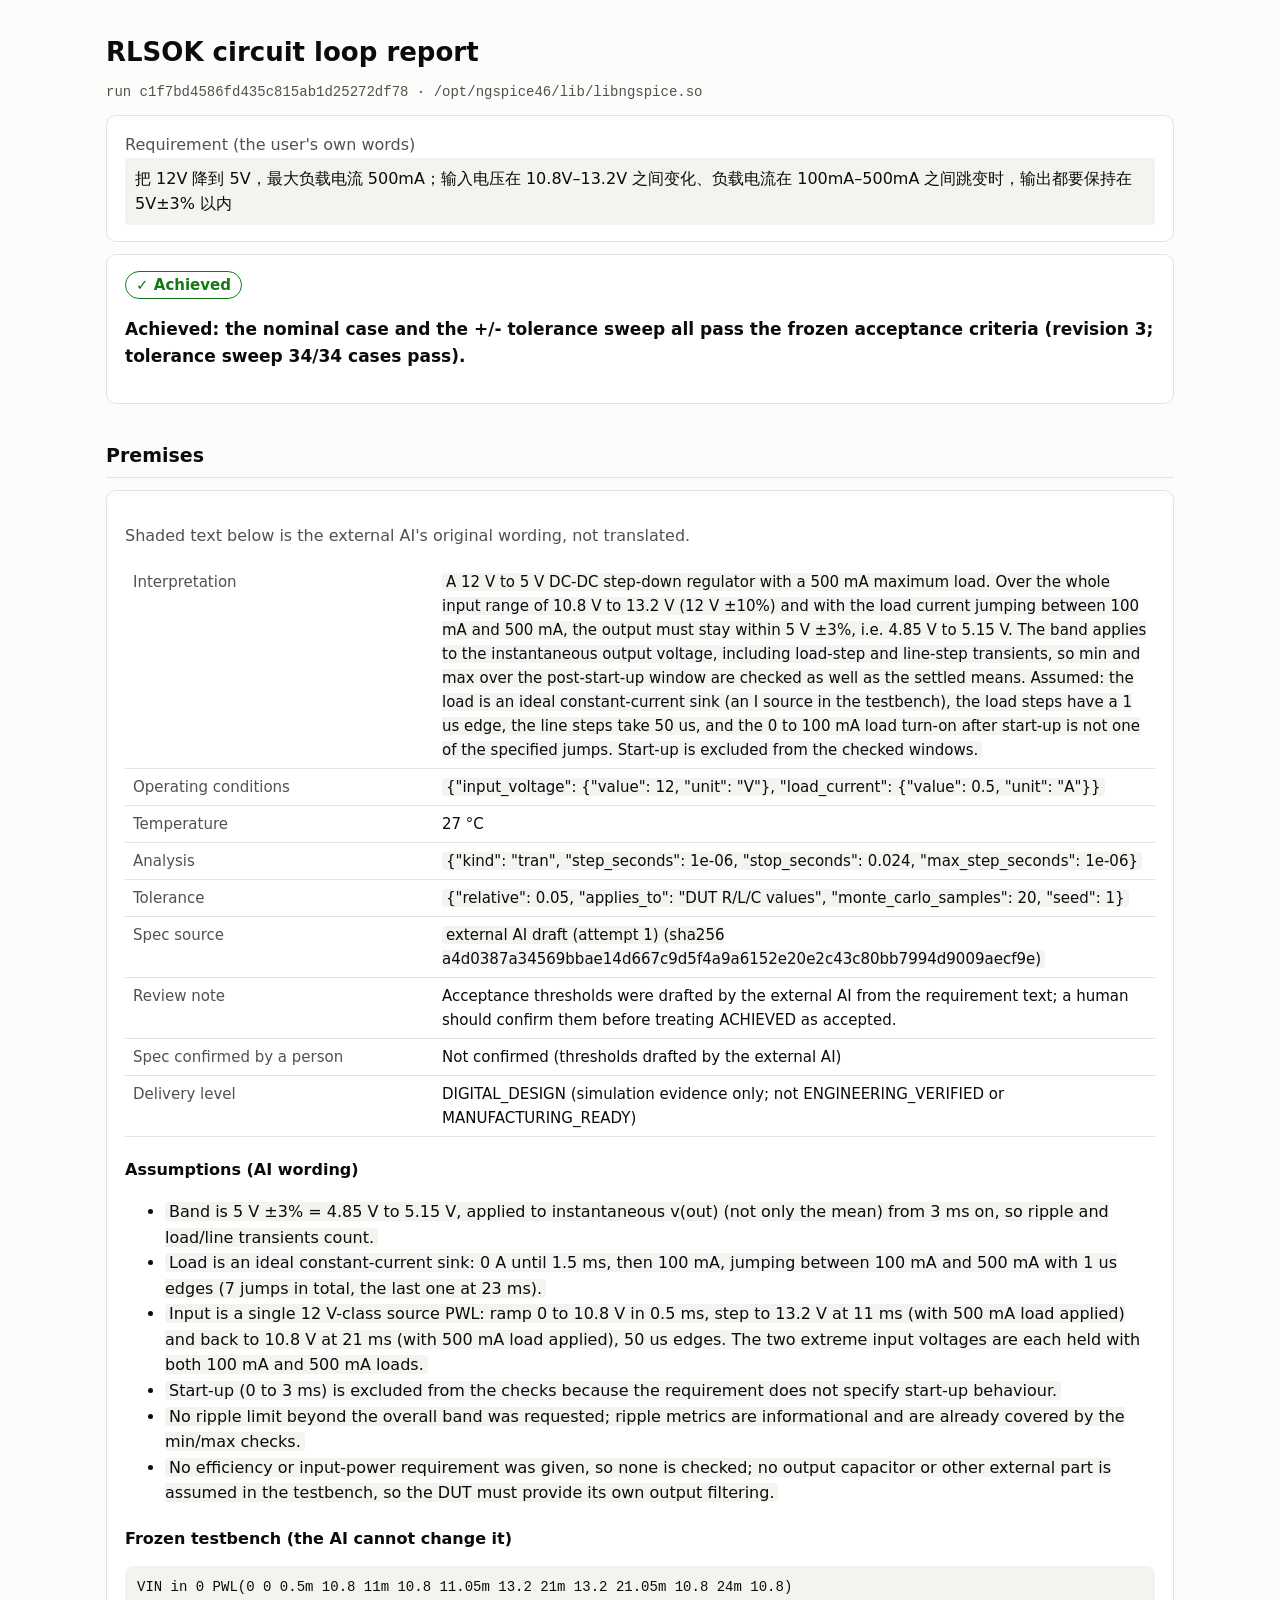
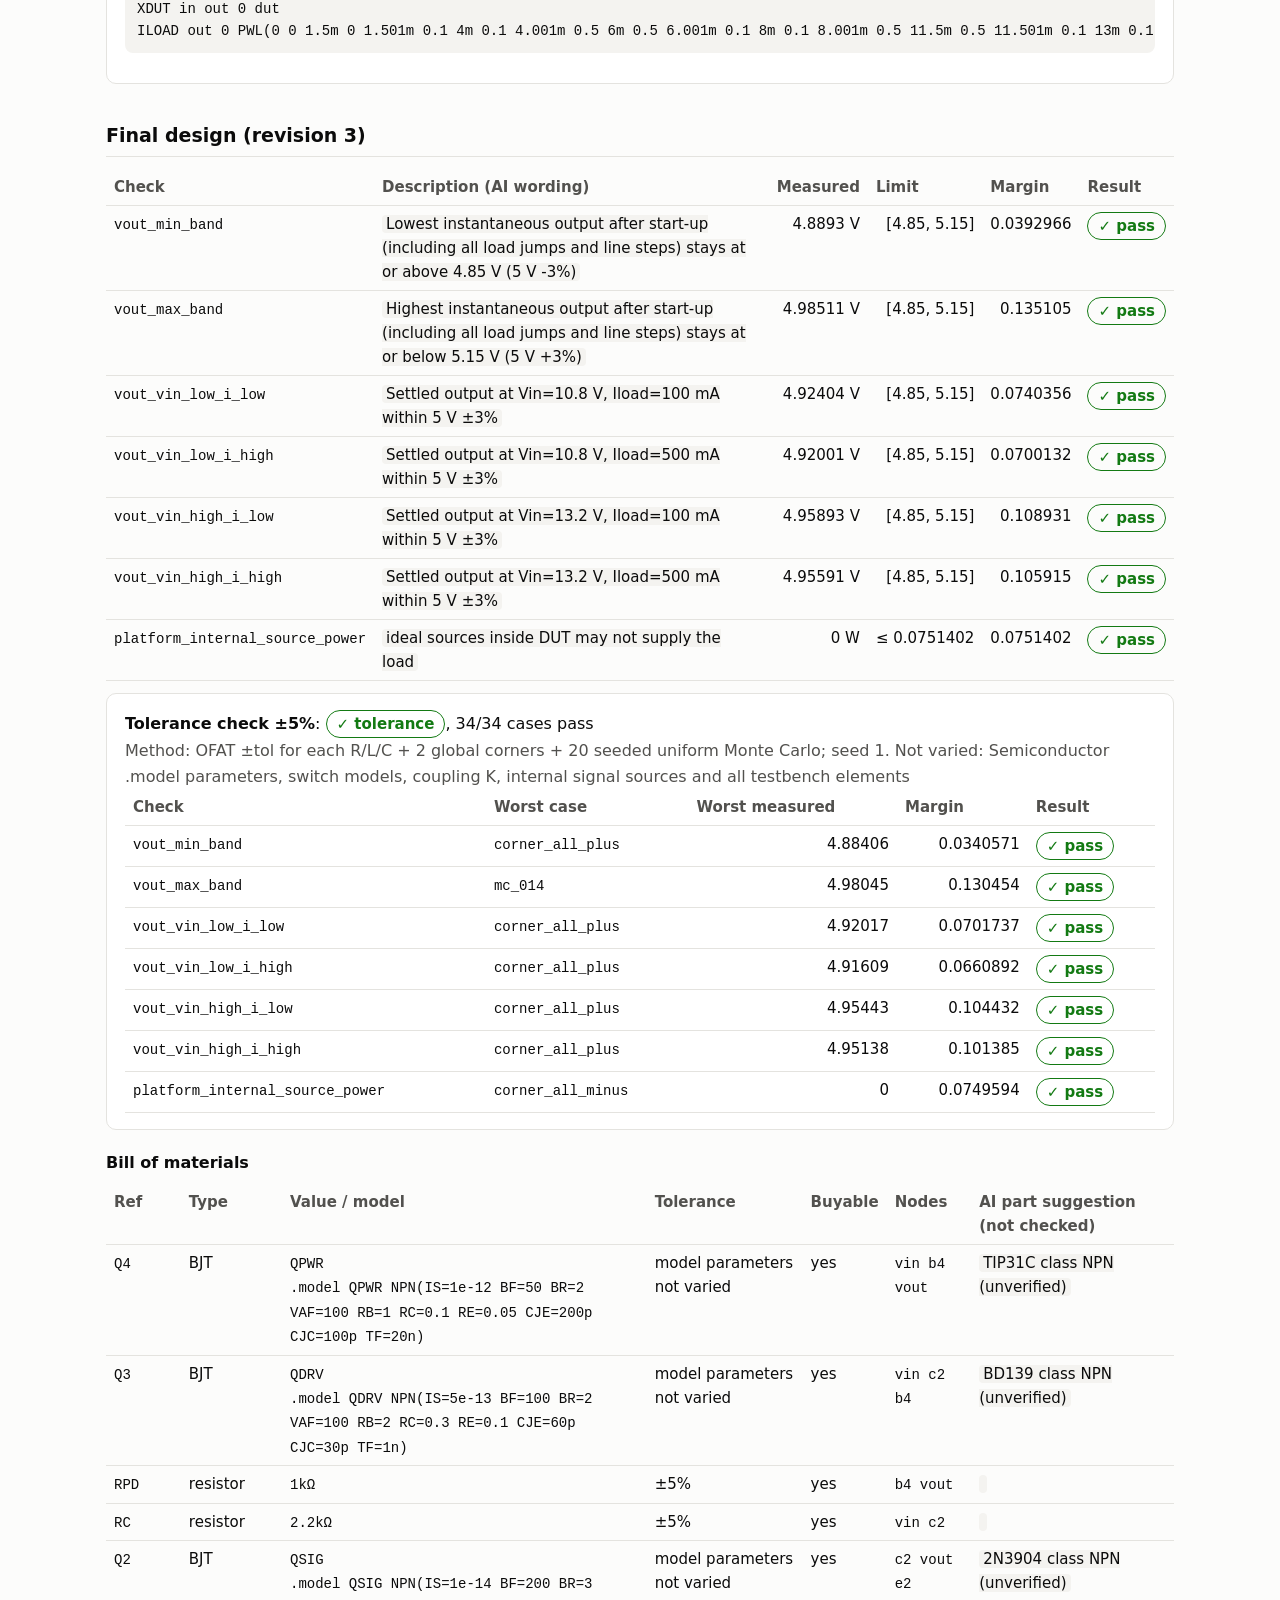
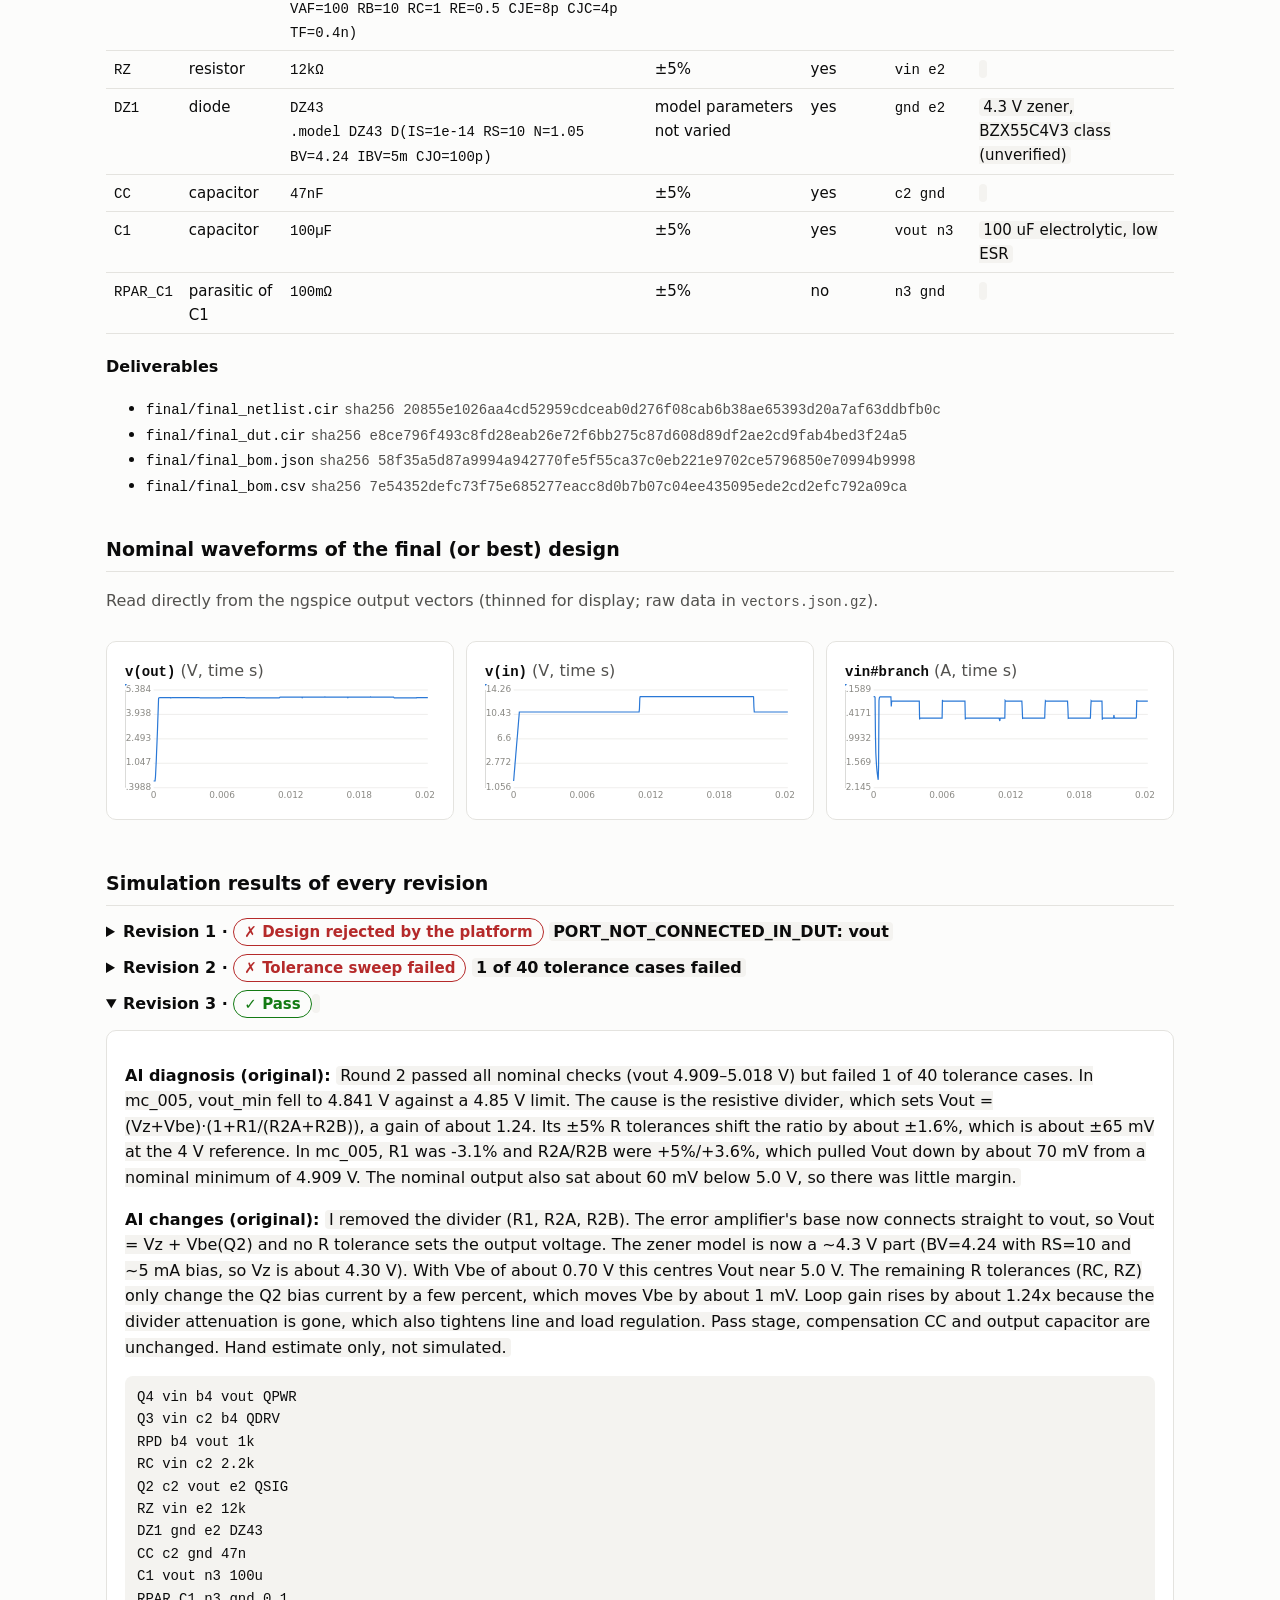
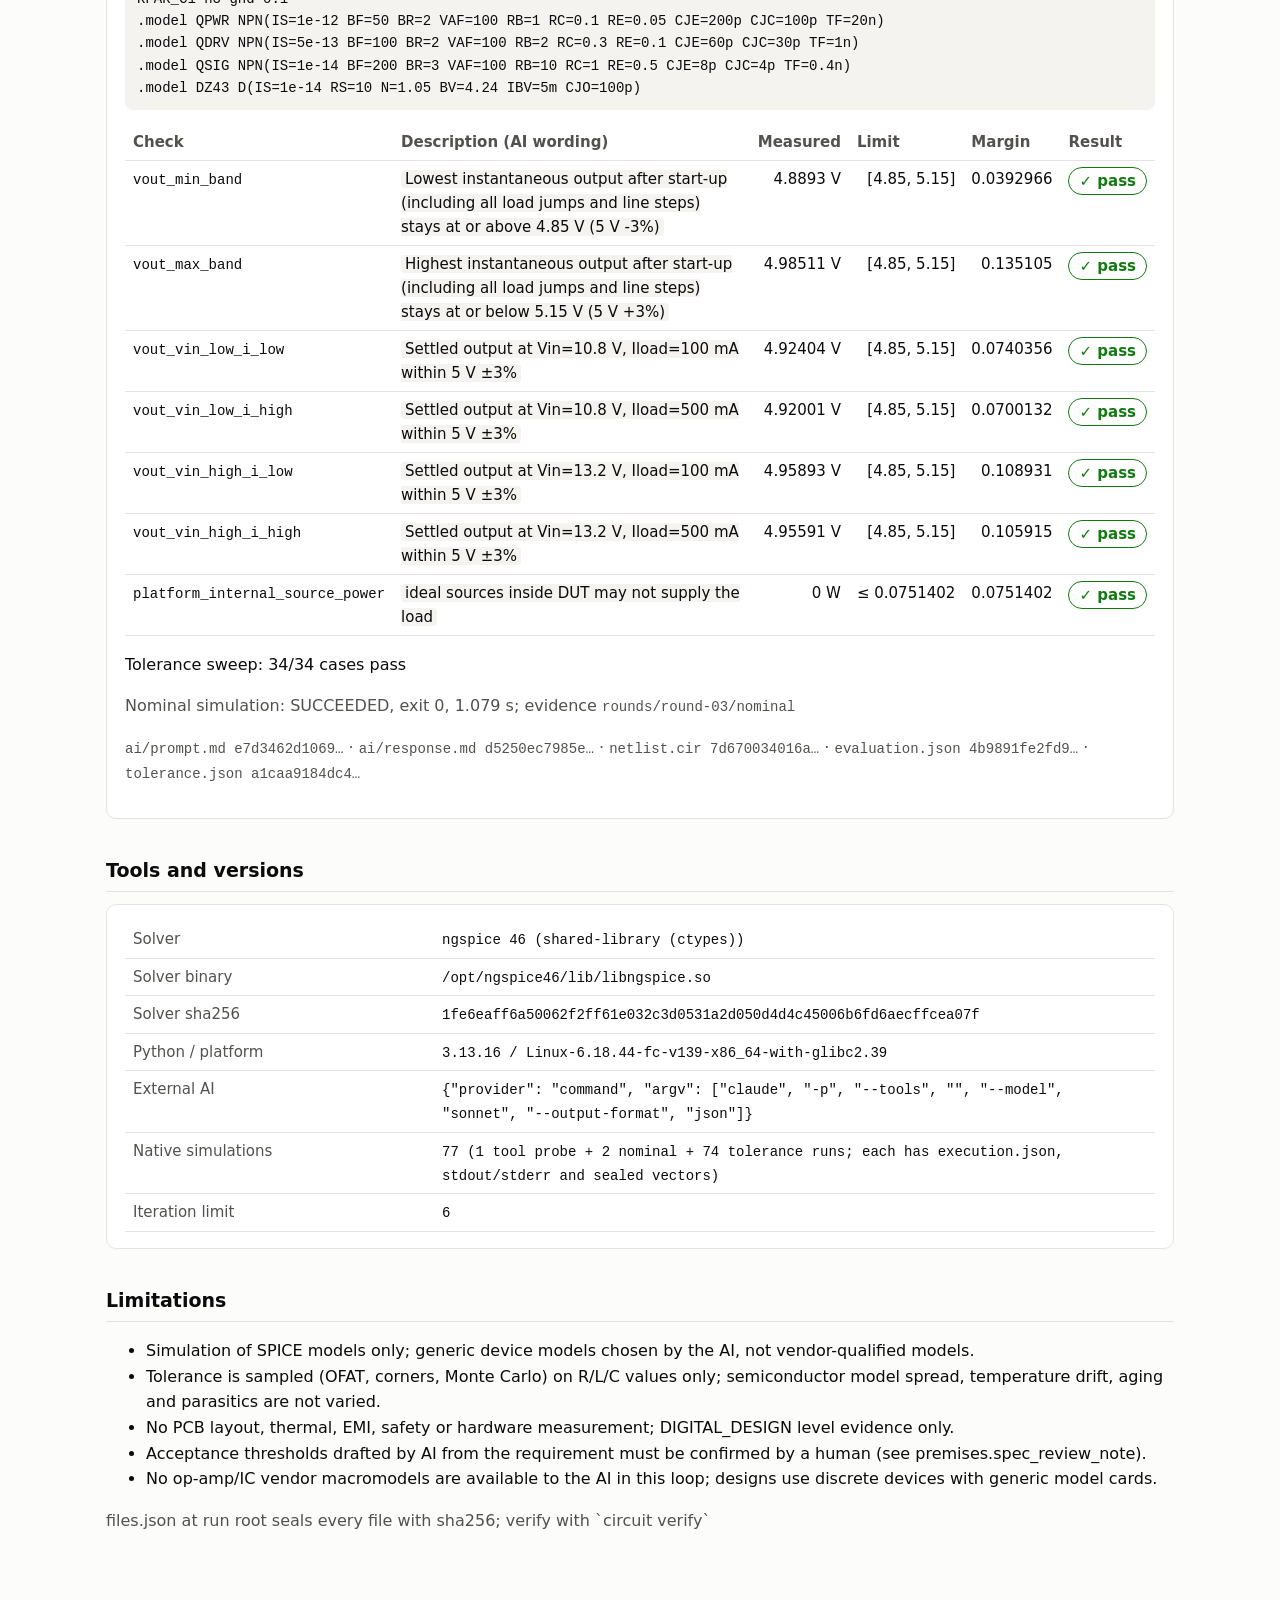
<file: site/reports/r7.en.html>
<!doctype html><!-- Rendered from usage/circuit-loop-20261020/runs/r7-buck-line-load-sonnet/final/report.json sha256 2bb6442a837c8d19303eb0371445adff3d14e52841819c104b728ef863a75c72 (en); inline CSS/JS moved to external files for the site CSP. --><html lang='en'><head><meta charset='utf-8'><meta name='viewport' content='width=device-width,initial-scale=1'><title>RLSOK circuit loop report</title><link rel="stylesheet" href="r7.css?v=452ab8905d"><script src="r7.js?v=da8bdbdfbf" defer></script></head><body><main><h1>RLSOK circuit loop report</h1><div class='sub'><code>run c1f7bd4586fd435c815ab1d25272df78 · /opt/ngspice46/lib/libngspice.so</code></div><div class='card'><div class='sub'>Requirement (the user's own words)</div><div class='data'>把 12V 降到 5V，最大负载电流 500mA；输入电压在 10.8V–13.2V 之间变化、负载电流在 100mA–500mA 之间跳变时，输出都要保持在 5V±3% 以内</div></div><div class='card'><div><span class="pill ok">✓ Achieved</span></div><p class='verdict'>Achieved: the nominal case and the +/- tolerance sweep all pass the frozen acceptance criteria (revision 3; tolerance sweep 34/34 cases pass).</p></div><h2>Premises</h2><div class='card'><p class='sub'>Shaded text below is the external AI's original wording, not translated.</p><table class='kv'><tr><td>Interpretation</td><td><span class='data'>A 12 V to 5 V DC-DC step-down regulator with a 500 mA maximum load. Over the whole input range of 10.8 V to 13.2 V (12 V ±10%) and with the load current jumping between 100 mA and 500 mA, the output must stay within 5 V ±3%, i.e. 4.85 V to 5.15 V. The band applies to the instantaneous output voltage, including load-step and line-step transients, so min and max over the post-start-up window are checked as well as the settled means. Assumed: the load is an ideal constant-current sink (an I source in the testbench), the load steps have a 1 us edge, the line steps take 50 us, and the 0 to 100 mA load turn-on after start-up is not one of the specified jumps. Start-up is excluded from the checked windows.</span></td></tr><tr><td>Operating conditions</td><td><span class='data'>{&quot;input_voltage&quot;: {&quot;value&quot;: 12, &quot;unit&quot;: &quot;V&quot;}, &quot;load_current&quot;: {&quot;value&quot;: 0.5, &quot;unit&quot;: &quot;A&quot;}}</span></td></tr><tr><td>Temperature</td><td>27 °C</td></tr><tr><td>Analysis</td><td><span class='data'>{&quot;kind&quot;: &quot;tran&quot;, &quot;step_seconds&quot;: 1e-06, &quot;stop_seconds&quot;: 0.024, &quot;max_step_seconds&quot;: 1e-06}</span></td></tr><tr><td>Tolerance</td><td><span class='data'>{&quot;relative&quot;: 0.05, &quot;applies_to&quot;: &quot;DUT R/L/C values&quot;, &quot;monte_carlo_samples&quot;: 20, &quot;seed&quot;: 1}</span></td></tr><tr><td>Spec source</td><td><span class='data'>external AI draft (attempt 1) (sha256 a4d0387a34569bbae14d667c9d5f4a9a6152e20e2c43c80bb7994d9009aecf9e)</span></td></tr><tr><td>Review note</td><td>Acceptance thresholds were drafted by the external AI from the requirement text; a human should confirm them before treating ACHIEVED as accepted.</td></tr><tr><td>Spec confirmed by a person</td><td>Not confirmed (thresholds drafted by the external AI)</td></tr><tr><td>Delivery level</td><td>DIGITAL_DESIGN (simulation evidence only; not ENGINEERING_VERIFIED or MANUFACTURING_READY)</td></tr></table><h3>Assumptions (AI wording)</h3><ul><li><span class='data'>Band is 5 V ±3% = 4.85 V to 5.15 V, applied to instantaneous v(out) (not only the mean) from 3 ms on, so ripple and load/line transients count.</span></li><li><span class='data'>Load is an ideal constant-current sink: 0 A until 1.5 ms, then 100 mA, jumping between 100 mA and 500 mA with 1 us edges (7 jumps in total, the last one at 23 ms).</span></li><li><span class='data'>Input is a single 12 V-class source PWL: ramp 0 to 10.8 V in 0.5 ms, step to 13.2 V at 11 ms (with 500 mA load applied) and back to 10.8 V at 21 ms (with 500 mA load applied), 50 us edges. The two extreme input voltages are each held with both 100 mA and 500 mA loads.</span></li><li><span class='data'>Start-up (0 to 3 ms) is excluded from the checks because the requirement does not specify start-up behaviour.</span></li><li><span class='data'>No ripple limit beyond the overall band was requested; ripple metrics are informational and are already covered by the min/max checks.</span></li><li><span class='data'>No efficiency or input-power requirement was given, so none is checked; no output capacitor or other external part is assumed in the testbench, so the DUT must provide its own output filtering.</span></li></ul><h3>Frozen testbench (the AI cannot change it)</h3><pre>VIN in 0 PWL(0 0 0.5m 10.8 11m 10.8 11.05m 13.2 21m 13.2 21.05m 10.8 24m 10.8)
XDUT in out 0 dut
ILOAD out 0 PWL(0 0 1.5m 0 1.501m 0.1 4m 0.1 4.001m 0.5 6m 0.5 6.001m 0.1 8m 0.1 8.001m 0.5 11.5m 0.5 11.501m 0.1 13m 0.1 13.001m 0.5 15m 0.5 15.001m 0.1 17m 0.1 17.001m 0.5 19m 0.5 19.001m 0.1 20m 0.1 20.001m 0.5 23m 0.5 23.001m 0.1 24m 0.1)</pre></div><h2>Final design (revision 3)</h2><div class='scroll'><table><tr><th>Check</th><th>Description (AI wording)</th><th>Measured</th><th>Limit</th><th>Margin</th><th>Result</th></tr><tr><td><code>vout_min_band</code></td><td><span class='data'>Lowest instantaneous output after start-up (including all load jumps and line steps) stays at or above 4.85 V (5 V -3%)</span></td><td class='num'>4.8893 V</td><td class='num'>[4.85, 5.15]</td><td class='num'>0.0392966</td><td><span class="pill ok">✓ pass</span></td></tr><tr><td><code>vout_max_band</code></td><td><span class='data'>Highest instantaneous output after start-up (including all load jumps and line steps) stays at or below 5.15 V (5 V +3%)</span></td><td class='num'>4.98511 V</td><td class='num'>[4.85, 5.15]</td><td class='num'>0.135105</td><td><span class="pill ok">✓ pass</span></td></tr><tr><td><code>vout_vin_low_i_low</code></td><td><span class='data'>Settled output at Vin=10.8 V, Iload=100 mA within 5 V ±3%</span></td><td class='num'>4.92404 V</td><td class='num'>[4.85, 5.15]</td><td class='num'>0.0740356</td><td><span class="pill ok">✓ pass</span></td></tr><tr><td><code>vout_vin_low_i_high</code></td><td><span class='data'>Settled output at Vin=10.8 V, Iload=500 mA within 5 V ±3%</span></td><td class='num'>4.92001 V</td><td class='num'>[4.85, 5.15]</td><td class='num'>0.0700132</td><td><span class="pill ok">✓ pass</span></td></tr><tr><td><code>vout_vin_high_i_low</code></td><td><span class='data'>Settled output at Vin=13.2 V, Iload=100 mA within 5 V ±3%</span></td><td class='num'>4.95893 V</td><td class='num'>[4.85, 5.15]</td><td class='num'>0.108931</td><td><span class="pill ok">✓ pass</span></td></tr><tr><td><code>vout_vin_high_i_high</code></td><td><span class='data'>Settled output at Vin=13.2 V, Iload=500 mA within 5 V ±3%</span></td><td class='num'>4.95591 V</td><td class='num'>[4.85, 5.15]</td><td class='num'>0.105915</td><td><span class="pill ok">✓ pass</span></td></tr><tr><td><code>platform_internal_source_power</code></td><td><span class='data'>ideal sources inside DUT may not supply the load</span></td><td class='num'>0 W</td><td class='num'>≤ 0.0751402</td><td class='num'>0.0751402</td><td><span class="pill ok">✓ pass</span></td></tr></table></div><div class='card'><b>Tolerance check ±5%</b>: <span class="pill ok">✓ tolerance</span>, 34/34 cases pass<br><span class='sub'>Method: OFAT ±tol for each R/L/C + 2 global corners + 20 seeded uniform Monte Carlo; seed 1. Not varied: Semiconductor .model parameters, switch models, coupling K, internal signal sources and all testbench elements</span><div class='scroll'><table><tr><th>Check</th><th>Worst case</th><th>Worst measured</th><th>Margin</th><th>Result</th></tr><tr><td><code>vout_min_band</code></td><td><code>corner_all_plus</code></td><td class='num'>4.88406</td><td class='num'>0.0340571</td><td><span class="pill ok">✓ pass</span></td></tr><tr><td><code>vout_max_band</code></td><td><code>mc_014</code></td><td class='num'>4.98045</td><td class='num'>0.130454</td><td><span class="pill ok">✓ pass</span></td></tr><tr><td><code>vout_vin_low_i_low</code></td><td><code>corner_all_plus</code></td><td class='num'>4.92017</td><td class='num'>0.0701737</td><td><span class="pill ok">✓ pass</span></td></tr><tr><td><code>vout_vin_low_i_high</code></td><td><code>corner_all_plus</code></td><td class='num'>4.91609</td><td class='num'>0.0660892</td><td><span class="pill ok">✓ pass</span></td></tr><tr><td><code>vout_vin_high_i_low</code></td><td><code>corner_all_plus</code></td><td class='num'>4.95443</td><td class='num'>0.104432</td><td><span class="pill ok">✓ pass</span></td></tr><tr><td><code>vout_vin_high_i_high</code></td><td><code>corner_all_plus</code></td><td class='num'>4.95138</td><td class='num'>0.101385</td><td><span class="pill ok">✓ pass</span></td></tr><tr><td><code>platform_internal_source_power</code></td><td><code>corner_all_minus</code></td><td class='num'>0</td><td class='num'>0.0749594</td><td><span class="pill ok">✓ pass</span></td></tr></table></div></div><h3>Bill of materials</h3><div class='scroll'><table><tr><th>Ref</th><th>Type</th><th>Value / model</th><th>Tolerance</th><th>Buyable</th><th>Nodes</th><th>AI part suggestion (not checked)</th></tr><tr><td><code>Q4</code></td><td>BJT</td><td><code>QPWR</code><br><code>.model QPWR NPN(IS=1e-12 BF=50 BR=2 VAF=100 RB=1 RC=0.1 RE=0.05 CJE=200p CJC=100p TF=20n)</code></td><td>model parameters not varied</td><td>yes</td><td><code>vin b4 vout</code></td><td><span class='data'>TIP31C class NPN (unverified)</span></td></tr><tr><td><code>Q3</code></td><td>BJT</td><td><code>QDRV</code><br><code>.model QDRV NPN(IS=5e-13 BF=100 BR=2 VAF=100 RB=2 RC=0.3 RE=0.1 CJE=60p CJC=30p TF=1n)</code></td><td>model parameters not varied</td><td>yes</td><td><code>vin c2 b4</code></td><td><span class='data'>BD139 class NPN (unverified)</span></td></tr><tr><td><code>RPD</code></td><td>resistor</td><td><code>1kΩ</code></td><td>±5%</td><td>yes</td><td><code>b4 vout</code></td><td><span class='data'></span></td></tr><tr><td><code>RC</code></td><td>resistor</td><td><code>2.2kΩ</code></td><td>±5%</td><td>yes</td><td><code>vin c2</code></td><td><span class='data'></span></td></tr><tr><td><code>Q2</code></td><td>BJT</td><td><code>QSIG</code><br><code>.model QSIG NPN(IS=1e-14 BF=200 BR=3 VAF=100 RB=10 RC=1 RE=0.5 CJE=8p CJC=4p TF=0.4n)</code></td><td>model parameters not varied</td><td>yes</td><td><code>c2 vout e2</code></td><td><span class='data'>2N3904 class NPN (unverified)</span></td></tr><tr><td><code>RZ</code></td><td>resistor</td><td><code>12kΩ</code></td><td>±5%</td><td>yes</td><td><code>vin e2</code></td><td><span class='data'></span></td></tr><tr><td><code>DZ1</code></td><td>diode</td><td><code>DZ43</code><br><code>.model DZ43 D(IS=1e-14 RS=10 N=1.05 BV=4.24 IBV=5m CJO=100p)</code></td><td>model parameters not varied</td><td>yes</td><td><code>gnd e2</code></td><td><span class='data'>4.3 V zener, BZX55C4V3 class (unverified)</span></td></tr><tr><td><code>CC</code></td><td>capacitor</td><td><code>47nF</code></td><td>±5%</td><td>yes</td><td><code>c2 gnd</code></td><td><span class='data'></span></td></tr><tr><td><code>C1</code></td><td>capacitor</td><td><code>100µF</code></td><td>±5%</td><td>yes</td><td><code>vout n3</code></td><td><span class='data'>100 uF electrolytic, low ESR</span></td></tr><tr><td><code>RPAR_C1</code></td><td>parasitic of C1</td><td><code>100mΩ</code></td><td>±5%</td><td>no</td><td><code>n3 gnd</code></td><td><span class='data'></span></td></tr></table></div><h3>Deliverables</h3><ul><li><code>final/final_netlist.cir</code> <span class='sub'><code>sha256 20855e1026aa4cd52959cdceab0d276f08cab6b38ae65393d20a7af63ddbfb0c</code></span></li><li><code>final/final_dut.cir</code> <span class='sub'><code>sha256 e8ce796f493c8fd28eab26e72f6bb275c87d608d89df2ae2cd9fab4bed3f24a5</code></span></li><li><code>final/final_bom.json</code> <span class='sub'><code>sha256 58f35a5d87a9994a942770fe5f55ca37c0eb221e9702ce5796850e70994b9998</code></span></li><li><code>final/final_bom.csv</code> <span class='sub'><code>sha256 7e54352defc73f75e685277eacc8d0b7b07c04ee435095ede2cd2efc792a09ca</code></span></li></ul><h2>Nominal waveforms of the final (or best) design</h2><p class='sub'>Read directly from the ngspice output vectors (thinned for display; raw data in <code>vectors.json.gz</code>).</p><div class='grid'><div class='card chart' data-name='v(out)' data-pts='[[0.0, 2.332907076606894e-18], [2.5345089246470703e-05, 7.978792875369809e-07], [5.934508924647063e-05, 1.6014167089602561e-06], [9.334508924647053e-05, 3.709929884529945e-05], [0.00012734508924647044, 0.0022840816919232998], [0.00016134508924647034, 0.24764774424765432], [0.00019534508924647025, 0.6828107460523682], [0.00022934508924647015, 1.1865755559068363], [0.00026334508924647057, 1.73845220017012], [0.0002973450892464714, 2.327956006910996], [0.0003313450892464722, 2.9472988232891564], [0.00036534508924647305, 3.5903422796424254], [0.0003993450892464739, 4.2522120030761155], [0.0004333450892464747, 4.88377099757927], [0.00046734508924647553, 4.917834244653486], [0.0005001, 4.9252396550368305], [0.0005325000000000007, 4.928952673010883], [0.0005665000000000016, 4.929535724994806], [0.0006005000000000024, 4.929764748398475], [0.0006345000000000032, 4.929931830045185], [0.000668500000000004, 4.930078025479952], [0.0007025000000000049, 4.9302130574048295], [0.0007365000000000057, 4.930340433014875], [0.0007705000000000065, 4.930461909383792], [0.0008045000000000074, 4.9305785574249885], [0.0008385000000000082, 4.930691099442476], [0.000872500000000009, 4.93080004928333], [0.0009065000000000098, 4.930905784475152], [0.0009405000000000107, 4.931008589074939], [0.0009745000000000115, 4.9311086813668386], [0.001008500000000009, 4.931206232636088], [0.001042500000000006, 4.931301380238073], [0.0010765000000000032, 4.93139423683736], [0.0011105000000000004, 4.931484897000167], [0.0011444999999999975, 4.931573441926496], [0.0011784999999999947, 4.931659942860673], [0.0012124999999999918, 4.93174446355687], [0.001246499999999989, 4.931827062065866], [0.001280499999999986, 4.931907792033065], [0.0013144999999999832, 4.9319867036434], [0.0013484999999999804, 4.932063844311385], [0.0013824999999999775, 4.932139259186422], [0.0014164999999999746, 4.932212991524489], [0.0014504999999999718, 4.9322850829627916], [0.001484499999999969, 4.932355573724184], [0.0015120499999999992, 4.910876647366797], [0.0015460499999999963, 4.922024721082861], [0.0015800499999999934, 4.924675787791335], [0.0016140499999999906, 4.923953100146492], [0.0016480499999999877, 4.924043754908348], [0.0016820499999999849, 4.924034932886173], [0.001716049999999982, 4.92403559922678], [0.0017500499999999791, 4.924035569210004], [0.0017840499999999763, 4.924035567814168], [0.0018180499999999734, 4.924035568384403], [0.0018520499999999706, 4.924035568304964], [0.0018860499999999677, 4.924035568322135], [0.0019200499999999648, 4.924035568327897], [0.001954049999999962, 4.924035568334167], [0.0019880499999999665, 4.924035568339956], [0.002022049999999971, 4.924035568345364], [0.0020560499999999755, 4.924035568350346], [0.00209004999999998, 4.924035568355012], [0.0021240499999999845, 4.924035568359331], [0.002158049999999989, 4.924035568363359], [0.0021920499999999936, 4.924035568367115], [0.002226049999999998, 4.924035568370615], [0.0022600500000000026, 4.924035568373816], [0.002294050000000007, 4.9240355683768815], [0.0023280500000000116, 4.924035568379684], [0.002362050000000016, 4.924035568382288], [0.0023960500000000206, 4.924035568384737], [0.002430050000000025, 4.924035568386944], [0.0024640500000000297, 4.924035568389093], [0.002498050000000034, 4.9240355683909955], [0.0025320500000000387, 4.924035568392846], [0.002566050000000043, 4.924035568394514], [0.0026000500000000477, 4.92403556839607], [0.0026340500000000522, 4.924035568397548], [0.0026680500000000567, 4.924035568398881], [0.0027020500000000613, 4.924035568400154], [0.0027360500000000658, 4.9240355684013215], [0.0027700500000000703, 4.924035568402377], [0.002804050000000075, 4.92403556840339], [0.0028380500000000793, 4.924035568404313], [0.002872050000000084, 4.924035568405168], [0.0029060500000000883, 4.924035568405972], [0.002940050000000093, 4.924035568406707], [0.0029740500000000974, 4.924035568407386], [0.003008050000000102, 4.924035568408015], [0.0030420500000001064, 4.9240355684085975], [0.003076050000000111, 4.924035568409138], [0.0031100500000001154, 4.924035568409618], [0.00314405000000012, 4.924035568410094], [0.0031780500000001244, 4.924035568410504], [0.003212050000000129, 4.92403556841089], [0.0032460500000001335, 4.924035568411254], [0.003280050000000138, 4.924035568411573], [0.0033140500000001425, 4.924035568411864], [0.003348050000000147, 4.9240355684121155], [0.0033820500000001515, 4.92403556841236], [0.003416050000000156, 4.924035568412587], [0.0034500500000001605, 4.9240355684127755], [0.003484050000000165, 4.924035568412942], [0.0035180500000001696, 4.924035568413129], [0.003552050000000174, 4.92403556841328], [0.0035860500000001786, 4.924035568413404], [0.003620050000000183, 4.924035568413475], [0.0036540500000001876, 4.924035568413551], [0.003688050000000192, 4.924035568413717], [0.0037220500000001966, 4.924035568413738], [0.003756050000000201, 4.924035568413821], [0.0037900500000002057, 4.924035568413857], [0.00382405000000021, 4.9240355684139026], [0.0038580500000002147, 4.924035568413944], [0.003892050000000219, 4.924035568413899], [0.003926050000000223, 4.924035568413943], [0.003960050000000228, 4.92403556841394], [0.003994050000000232, 4.924035568413932], [0.004022050000000004, 4.920409859787378], [0.004056050000000008, 4.920029401743019], [0.004090050000000013, 4.920013228879199], [0.004124050000000017, 4.920013240781239], [0.004158050000000022, 4.920013241387664], [0.004192050000000026, 4.920013241381301], [0.004226050000000031, 4.920013241372574], [0.004260050000000035, 4.920013241361543], [0.00429405000000004, 4.92001324134869], [0.004328050000000044, 4.9200132413343285], [0.004362050000000049, 4.920013241318887], [0.004396050000000053, 4.920013241302586], [0.004430050000000058, 4.920013241285703], [0.004464050000000062, 4.920013241268394], [0.004498050000000067, 4.920013241250909], [0.004532050000000071, 4.920013241233287], [0.004566050000000076, 4.92001324121565], [0.00460005000000008, 4.920013241198094], [0.004634050000000085, 4.92001324118072], [0.004668050000000089, 4.920013241163574], [0.004702050000000094, 4.920013241146646], [0.004736050000000098, 4.920013241130051], [0.004770050000000103, 4.920013241113764], [0.004804050000000107, 4.920013241097764], [0.004838050000000112, 4.920013241082131], [0.004872050000000116, 4.920013241066841], [0.004906050000000121, 4.920013241051948], [0.004940050000000125, 4.9200132410373465], [0.00497405000000013, 4.920013241023092], [0.0050080500000001344, 4.9200132410091495], [0.005042050000000139, 4.920013240995619], [0.0050760500000001435, 4.92001324098236], [0.005110050000000148, 4.920013240969359], [0.0051440500000001525, 4.920013240956742], [0.005178050000000157, 4.920013240944366], [0.0052120500000001615, 4.920013240932281], [0.005246050000000166, 4.920013240920431], [0.0052800500000001705, 4.920013240908853], [0.005314050000000175, 4.9200132408974895], [0.00534805000000018, 4.920013240886348], [0.005382050000000184, 4.920013240875474], [0.005416050000000189, 4.920013240864783], [0.005450050000000193, 4.920013240854262], [0.005484050000000198, 4.9200132408439545], [0.005518050000000202, 4.920013240833828], [0.005552050000000207, 4.920013240823833], [0.005586050000000211, 4.9200132408140345], [0.005620050000000216, 4.920013240804375], [0.00565405000000022, 4.920013240794872], [0.005688050000000225, 4.920013240785447], [0.005722050000000229, 4.920013240776217], [0.005756050000000234, 4.920013240767095], [0.005790050000000238, 4.920013240758082], [0.005824050000000243, 4.9200132407491655], [0.005858050000000247, 4.920013240740376], [0.005892050000000252, 4.920013240731659], [0.005926050000000256, 4.920013240723065], [0.005960050000000261, 4.92001324071453], [0.005994050000000265, 4.9200132407060835], [0.006022050000000001, 4.925101310516484], [0.0060560500000000055, 4.923773414678206], [0.00609005000000001, 4.924072214045164], [0.0061240500000000146, 4.924031626115842], [0.006158050000000019, 4.924035929837072], [0.006192050000000024, 4.924035567055787], [0.006226050000000028, 4.924035587477948], [0.006260050000000033, 4.9240355865401035], [0.006294050000000037, 4.924035585602143], [0.006328050000000042, 4.924035584946016], [0.006362050000000046, 4.924035584297108], [0.006396050000000051, 4.924035583698045], [0.006430050000000055, 4.924035583140065], [0.00646405000000006, 4.924035582620701], [0.006498050000000064, 4.924035582137202], [0.006532050000000069, 4.92403558168693], [0.006566050000000073, 4.924035581267562], [0.006600050000000078, 4.924035580876866], [0.006634050000000082, 4.924035580512773], [0.006668050000000087, 4.924035580173412], [0.006702050000000091, 4.924035579857052], [0.006736050000000096, 4.924035579561953], [0.0067700500000001, 4.924035579286701], [0.006804050000000105, 4.924035579029859], [0.006838050000000109, 4.924035578790078], [0.006872050000000114, 4.924035578566124], [0.006906050000000118, 4.924035578356945], [0.006940050000000123, 4.924035578161487], [0.006974050000000127, 4.924035577978734], [0.007008050000000132, 4.924035577807815], [0.007042050000000136, 4.924035577647865], [0.007076050000000141, 4.92403557749813], [0.007110050000000145, 4.924035577357868], [0.00714405000000015, 4.924035577226403], [0.0071780500000001544, 4.924035577103187], [0.007212050000000159, 4.924035576987558], [0.0072460500000001635, 4.9240355768790165], [0.007280050000000168, 4.924035576777064], [0.0073140500000001725, 4.924035576681211], [0.007348050000000177, 4.924035576591031], [0.0073820500000001815, 4.924035576506209], [0.007416050000000186, 4.924035576426231], [0.0074500500000001905, 4.9240355763508905], [0.007484050000000195, 4.92403557627978], [0.0075180500000002, 4.924035576212641], [0.007552050000000204, 4.9240355761491506], [0.007586050000000209, 4.924035576089144], [0.007620050000000213, 4.924035576032318], [0.007654050000000218, 4.924035575978469], [0.007688050000000222, 4.924035575927351], [0.007722050000000227, 4.924035575878844], [0.007756050000000231, 4.924035575832677], [0.007790050000000236, 4.92403557578886], [0.00782405000000023, 4.92403557574701], [0.007858050000000205, 4.924035575707169], [0.00789205000000018, 4.924035575669067], [0.007926050000000155, 4.924035575632712], [0.00796005000000013, 4.924035575597893], [0.007994050000000105, 4.92403557556455], [0.008022049999999984, 4.920409859787369], [0.008056049999999959, 4.920029401743024], [0.008090049999999934, 4.9200132288792044], [0.008124049999999909, 4.920013240781229], [0.008158049999999884, 4.920013241387651], [0.008192049999999859, 4.9200132413813105], [0.008226049999999834, 4.920013241372579], [0.008260049999999809, 4.920013241361548], [0.008294049999999784, 4.920013241348676], [0.008328049999999759, 4.920013241334347], [0.008362049999999734, 4.9200132413189115], [0.008396049999999709, 4.920013241302616], [0.008430049999999684, 4.920013241285706], [0.008464049999999659, 4.920013241268435], [0.008498049999999634, 4.920013241250925], [0.008532049999999609, 4.9200132412332795], [0.008566049999999584, 4.920013241215652], [0.008600049999999559, 4.920013241198122], [0.008634049999999534, 4.920013241180732], [0.00866804999999951, 4.920013241163588], [0.008702049999999484, 4.920013241146644], [0.00873604999999946, 4.9200132411300475], [0.008770049999999434, 4.920013241113745], [0.00880404999999941, 4.920013241097754], [0.008838049999999384, 4.920013241082149], [0.00887204999999936, 4.920013241066891], [0.008906049999999334, 4.920013241051942], [0.00894004999999931, 4.920013241037327], [0.008974049999999284, 4.920013241023085], [0.00900804999999926, 4.920013241009175], [0.009042049999999234, 4.920013240995608], [0.00907604999999921, 4.920013240982331], [0.009110049999999184, 4.920013240969405], [0.00914404999999916, 4.920013240956729], [0.009178049999999134, 4.920013240944374], [0.00921204999999911, 4.920013240932272], [0.009246049999999085, 4.920013240920404], [0.00928004999999906, 4.9200132409088315], [0.009314049999999035, 4.920013240897482], [0.00934804999999901, 4.920013240886354], [0.009382049999998985, 4.920013240875489], [0.00941604999999896, 4.920013240864776], [0.009450049999998935, 4.920013240854257], [0.00948404999999891, 4.920013240843941], [0.009518049999998885, 4.9200132408338435], [0.00955204999999886, 4.920013240823851], [0.009586049999998835, 4.9200132408140504], [0.00962004999999881, 4.9200132408043595], [0.009654049999998785, 4.920013240794885], [0.00968804999999876, 4.920013240785482], [0.009722049999998735, 4.92001324077623], [0.00975604999999871, 4.9200132407671004], [0.009790049999998685, 4.920013240758081], [0.00982404999999866, 4.920013240749163], [0.009858049999998635, 4.920013240740337], [0.00989204999999861, 4.920013240731659], [0.009926049999998585, 4.920013240723031], [0.00996004999999856, 4.920013240714518], [0.009994049999998535, 4.9200132407060835], [0.01002804999999851, 4.920013240697721], [0.010062049999998485, 4.920013240689404], [0.01009604999999846, 4.9200132406812], [0.010130049999998435, 4.920013240673056], [0.01016404999999841, 4.920013240664925], [0.010198049999998385, 4.920013240656919], [0.01023204999999836, 4.9200132406489665], [0.010266049999998335, 4.920013240641047], [0.01030004999999831, 4.920013240633178], [0.010334049999998285, 4.920013240625378], [0.01036804999999826, 4.920013240617592], [0.010402049999998235, 4.920013240609895], [0.01043604999999821, 4.9200132406022234], [0.010470049999998185, 4.920013240594622], [0.01050404999999816, 4.920013240587044], [0.010538049999998135, 4.9200132405794825], [0.01057204999999811, 4.920013240572004], [0.010606049999998085, 4.920013240564532], [0.01064004999999806, 4.920013240557063], [0.010674049999998035, 4.920013240549663], [0.01070804999999801, 4.9200132405422865], [0.010742049999997986, 4.920013240534948], [0.01077604999999796, 4.920013240527657], [0.010810049999997936, 4.9200132405203645], [0.01084404999999791, 4.920013240513151], [0.010878049999997886, 4.9200132405059], [0.01091204999999786, 4.920013240498687], [0.010946049999997836, 4.920013240491558], [0.01098004999999781, 4.920013240484392], [0.011011499999999992, 4.926709977928145], [0.011045499999999967, 4.951879231165458], [0.011076499999999982, 4.9560132054031305], [0.011110499999999957, 4.955915780222067], [0.011144499999999932, 4.955914566487309], [0.011178499999999907, 4.9559145527526605], [0.011212499999999882, 4.955914552600829], [0.011246499999999857, 4.955914552601916], [0.011280499999999832, 4.955914552604299], [0.011314499999999807, 4.9559145526063615], [0.011348499999999782, 4.955914552608186], [0.011382499999999757, 4.955914552609703], [0.011416499999999732, 4.955914552610975], [0.011450499999999707, 4.955914552612134], [0.011484499999999682, 4.955914552613035], [0.01151204999999999, 4.96249217782074], [0.011546049999999966, 4.958626339334456], [0.01158004999999994, 4.958951370304726], [0.011614049999999916, 4.958930008257734], [0.01164804999999989, 4.958931307596197], [0.011682049999999866, 4.958931233308837], [0.01171604999999984, 4.958931236116104], [0.011750049999999816, 4.958931235028412], [0.011784049999999791, 4.958931234187224], [0.011818049999999766, 4.958931233398653], [0.011852049999999741, 4.9589312326655595], [0.011886049999999716, 4.958931231983787], [0.011920049999999691, 4.958931231349702], [0.011954049999999666, 4.958931230759824], [0.011988049999999641, 4.958931230211094], [0.012022049999999616, 4.958931229700434], [0.012056049999999591, 4.958931229225176], [0.012090049999999566, 4.958931228782838], [0.012124049999999541, 4.958931228370965], [0.012158049999999516, 4.958931227987463], [0.012192049999999491, 4.958931227630266], [0.012226049999999466, 4.958931227297507], [0.012260049999999441, 4.958931226987402], [0.012294049999999416, 4.958931226698381], [0.012328049999999391, 4.958931226428939], [0.012362049999999366, 4.9589312261776275], [0.012396049999999341, 4.958931225943239], [0.012430049999999316, 4.958931225724447], [0.012464049999999291, 4.9589312255202955], [0.012498049999999266, 4.958931225329582], [0.012532049999999241, 4.958931225151443], [0.012566049999999216, 4.958931224984988], [0.012600049999999191, 4.958931224829314], [0.012634049999999166, 4.958931224683736], [0.012668049999999141, 4.958931224547497], [0.012702049999999116, 4.958931224419952], [0.012736049999999092, 4.958931224300446], [0.012770049999999067, 4.958931224188423], [0.012804049999999042, 4.958931224083368], [0.012838049999999017, 4.958931223984821], [0.012872049999998992, 4.958931223892235], [0.012906049999998967, 4.958931223805301], [0.012940049999998942, 4.958931223723476], [0.012974049999998917, 4.958931223646531], [0.013002049999999998, 4.9307105539943015], [0.013036049999999973, 4.95600610518744], [0.013070049999999948, 4.955915722445074], [0.013104049999999923, 4.95591457685195], [0.013138049999999898, 4.955914563641077], [0.013172049999999873, 4.95591456327473], [0.013206049999999848, 4.9559145630746695], [0.013240049999999823, 4.9559145628954155], [0.013274049999999798, 4.955914562733049], [0.013308049999999773, 4.955914562585737], [0.013342049999999748, 4.955914562451681], [0.013376049999999723, 4.955914562329471], [0.013410049999999698, 4.9559145622178], [0.013444049999999673, 4.955914562115501], [0.013478049999999648, 4.95591456202156], [0.013512049999999623, 4.955914561935061], [0.013546049999999598, 4.955914561855271], [0.013580049999999573, 4.9559145617813956], [0.013614049999999548, 4.955914561712934], [0.013648049999999523, 4.955914561649236], [0.013682049999999498, 4.955914561589925], [0.013716049999999473, 4.955914561534432], [0.013750049999999448, 4.955914561482501], [0.013784049999999423, 4.955914561433703], [0.013818049999999398, 4.95591456138775], [0.013852049999999373, 4.955914561344459], [0.013886049999999348, 4.955914561303482], [0.013920049999999323, 4.955914561264591], [0.013954049999999298, 4.955914561227693], [0.013988049999999273, 4.955914561192567], [0.014022049999999248, 4.955914561159001], [0.014056049999999223, 4.955914561126982], [0.014090049999999198, 4.955914561096262], [0.014124049999999173, 4.955914561066835], [0.014158049999999148, 4.955914561038435], [0.014192049999999123, 4.955914561011137], [0.014226049999999098, 4.955914560984813], [0.014260049999999073, 4.955914560959339], [0.014294049999999048, 4.955914560934707], [0.014328049999999024, 4.955914560910789], [0.014362049999998999, 4.9559145608875905], [0.014396049999998974, 4.955914560865012], [0.014430049999998949, 4.955914560843074], [0.014464049999998924, 4.955914560821653], [0.014498049999998899, 4.955914560800748], [0.014532049999998874, 4.955914560780307], [0.014566049999998849, 4.955914560760343], [0.014600049999998824, 4.955914560740786], [0.014634049999998799, 4.955914560721606], [0.014668049999998774, 4.955914560702814], [0.014702049999998749, 4.955914560684327], [0.014736049999998724, 4.955914560666189], [0.014770049999998699, 4.955914560648324], [0.014804049999998674, 4.955914560630764], [0.014838049999998649, 4.955914560613428], [0.014872049999998624, 4.955914560596376], [0.014906049999998599, 4.955914560579537], [0.014940049999998574, 4.955914560562917], [0.014974049999998549, 4.955914560546526], [0.015002049999999998, 4.976596342651197], [0.015036049999999973, 4.958161945082428], [0.015070049999999948, 4.958972387452213], [0.015104049999999923, 4.958929335900685], [0.015138049999999898, 4.9589313120379295], [0.015172049999999873, 4.958931235463838], [0.015206049999999848, 4.958931236174117], [0.015240049999999823, 4.9589312353086274], [0.015274049999999798, 4.958931234428894], [0.015308049999999773, 4.958931233624693], [0.015342049999999748, 4.958931232875684], [0.015376049999999723, 4.958931232179175], [0.015410049999999698, 4.958931231531446], [0.015444049999999673, 4.958931230928946], [0.015478049999999648, 4.958931230368416], [0.015512049999999623, 4.9589312298468124], [0.015546049999999598, 4.958931229361447], [0.015580049999999573, 4.958931228909652], [0.015614049999999548, 4.958931228489062], [0.015648049999999563, 4.958931228097452], [0.015682049999999597, 4.958931227732711], [0.01571604999999963, 4.958931227392933], [0.015750049999999665, 4.958931227076355], [0.0157840499999997, 4.958931226781288], [0.015818049999999733, 4.958931226506252], [0.015852049999999767, 4.958931226249761], [0.0158860499999998, 4.958931226010492], [0.015920049999999835, 4.958931225787258], [0.01595404999999987, 4.958931225578902], [0.015988049999999903, 4.958931225384331], [0.016022049999999937, 4.958931225202617], [0.01605604999999997, 4.958931225032798], [0.016090050000000005, 4.95893122487404], [0.01612405000000004, 4.958931224725571], [0.016158050000000073, 4.958931224586652], [0.016192050000000107, 4.958931224456575], [0.01622605000000014, 4.9589312243347825], [0.016260050000000175, 4.958931224220627], [0.01629405000000021, 4.9589312241135675], [0.016328050000000243, 4.958931224013168], [0.016362050000000277, 4.9589312239188725], [0.01639605000000031, 4.958931223830295], [0.016430050000000345, 4.958931223747018], [0.01646405000000038, 4.958931223668692], [0.016498050000000413, 4.958931223594928], [0.016532050000000447, 4.958931223525421], [0.01656605000000048, 4.958931223459879], [0.016600050000000515, 4.958931223398046], [0.01663405000000055, 4.958931223339546], [0.016668050000000583, 4.958931223284325], [0.016702050000000617, 4.958931223232026], [0.01673605000000065, 4.958931223182462], [0.016770050000000685, 4.958931223135461], [0.01680405000000072, 4.958931223090873], [0.016838050000000753, 4.958931223048499], [0.016872050000000787, 4.958931223008162], [0.01690605000000082, 4.958931222969723], [0.016940050000000855, 4.95893122293309], [0.01697405000000089, 4.958931222898172], [0.017002049999999998, 4.9307105539874465], [0.01703605000000003, 4.956006105187454], [0.017070050000000066, 4.955915722445079], [0.0171040500000001, 4.955914576851948], [0.017138050000000134, 4.955914563641051], [0.017172050000000168, 4.955914563274709], [0.017206050000000202, 4.955914563074699], [0.017240050000000236, 4.955914562895378], [0.01727405000000027, 4.9559145627330246], [0.017308050000000304, 4.955914562585739], [0.017342050000000338, 4.955914562451687], [0.017376050000000372, 4.955914562329467], [0.017410050000000406, 4.9559145622177985], [0.01744405000000044, 4.955914562115492], [0.017478050000000474, 4.955914562021532], [0.017512050000000508, 4.955914561935068], [0.017546050000000542, 4.9559145618552485], [0.017580050000000576, 4.955914561781397], [0.01761405000000061, 4.955914561712948], [0.017648050000000644, 4.955914561649245], [0.017682050000000678, 4.955914561589924], [0.017716050000000712, 4.955914561534442], [0.017750050000000746, 4.955914561482505], [0.01778405000000078, 4.955914561433704], [0.017818050000000814, 4.95591456138778], [0.017852050000000848, 4.955914561344448], [0.017886050000000882, 4.955914561303492], [0.017920050000000916, 4.955914561264599], [0.01795405000000095, 4.955914561227702], [0.017988050000000984, 4.955914561192569], [0.018022050000001018, 4.955914561159016], [0.018056050000001052, 4.955914561126949], [0.018090050000001086, 4.955914561096257], [0.01812405000000112, 4.9559145610667965], [0.018158050000001154, 4.955914561038441], [0.018192050000001188, 4.9559145610111495], [0.018226050000001222, 4.9559145609847866], [0.018260050000001256, 4.955914560959352], [0.01829405000000129, 4.955914560934704], [0.018328050000001324, 4.955914560910812], [0.018362050000001358, 4.955914560887594], [0.018396050000001392, 4.955914560865033], [0.018430050000001426, 4.955914560843036], [0.01846405000000146, 4.95591456082164], [0.018498050000001494, 4.955914560800745], [0.018532050000001528, 4.955914560780338], [0.018566050000001562, 4.955914560760329], [0.018600050000001596, 4.955914560740813], [0.01863405000000163, 4.955914560721613], [0.018668050000001664, 4.955914560702787], [0.018702050000001698, 4.9559145606843105], [0.018736050000001732, 4.955914560666196], [0.018770050000001766, 4.955914560648344], [0.0188040500000018, 4.955914560630751], [0.018838050000001834, 4.955914560613405], [0.018872050000001868, 4.955914560596365], [0.018906050000001902, 4.955914560579533], [0.018940050000001936, 4.955914560562942], [0.01897405000000197, 4.9559145605465345], [0.019002050000000006, 4.976596342651174], [0.01903605000000004, 4.958161945082435], [0.019070050000000074, 4.958972387452226], [0.01910405000000011, 4.9589293359006525], [0.019138050000000142, 4.9589313120379295], [0.019172050000000176, 4.958931235463861], [0.01920605000000021, 4.958931236174093], [0.019240050000000244, 4.958931235308635], [0.01927405000000028, 4.958931234428888], [0.019308050000000312, 4.958931233624693], [0.019342050000000346, 4.958931232875664], [0.01937605000000038, 4.958931232179202], [0.019410050000000414, 4.9589312315314364], [0.01944405000000045, 4.958931230928916], [0.019478050000000482, 4.958931230368389], [0.019512050000000516, 4.958931229846799], [0.01954605000000055, 4.958931229361466], [0.019580050000000584, 4.958931228909691], [0.01961405000000062, 4.958931228489065], [0.019648050000000652, 4.958931228097457], [0.019682050000000686, 4.958931227732708], [0.01971605000000072, 4.958931227392919], [0.019750050000000755, 4.9589312270763415], [0.01978405000000079, 4.958931226781303], [0.019818050000000823, 4.958931226506266], [0.019852050000000857, 4.958931226249768], [0.01988605000000089, 4.958931226010505], [0.019920050000000925, 4.958931225787274], [0.01995405000000096, 4.95893122557888], [0.019988050000000993, 4.958931225384313], [0.02001605000000001, 4.956091675211378], [0.020050050000000045, 4.955930390591291], [0.02008405000000008, 4.955914747131494], [0.020118050000000113, 4.9559145657034485], [0.020152050000000147, 4.9559145634230255], [0.02018605000000018, 4.9559145631891806], [0.020220050000000215, 4.955914562998687], [0.02025405000000025, 4.955914562826638], [0.020288050000000283, 4.95591456267072], [0.020322050000000317, 4.95591456252901], [0.02035605000000035, 4.9559145624000305], [0.020390050000000385, 4.955914562282304], [0.02042405000000042, 4.955914562174613], [0.020458050000000453, 4.955914562075865], [0.020492050000000487, 4.955914561985109], [0.02052605000000052, 4.955914561901465], [0.020560050000000555, 4.955914561824177], [0.02059405000000059, 4.955914561752594], [0.020628050000000623, 4.955914561686174], [0.020662050000000657, 4.955914561624355], [0.02069605000000069, 4.955914561566629], [0.020730050000000725, 4.955914561512652], [0.02076405000000076, 4.955914561462042], [0.020798050000000793, 4.955914561414454], [0.020832050000000827, 4.955914561369624], [0.02086605000000086, 4.955914561327308], [0.020900050000000895, 4.955914561287216], [0.02093405000000093, 4.955914561249205], [0.020968050000000963, 4.955914561213017], [0.0210003, 4.95590615540476], [0.02103350000000003, 4.93458962763845], [0.021064500000000014, 4.919310740183705], [0.021098500000000048, 4.920006950954831], [0.021132500000000082, 4.920013267357036], [0.021166500000000116, 4.920013236880101], [0.02120050000000015, 4.92001323664451], [0.021234500000000184, 4.9200132366428235], [0.021268500000000218, 4.920013236640341], [0.021302500000000252, 4.920013236638209], [0.021336500000000286, 4.920013236636437], [0.02137050000000032, 4.920013236634851], [0.021404500000000354, 4.920013236633535], [0.021438500000000388, 4.920013236632438], [0.021472500000000422, 4.920013236631454], [0.021506500000000456, 4.920013236630685], [0.02154050000000049, 4.920013236629993], [0.021574500000000524, 4.920013236629464], [0.021608500000000558, 4.9200132366289955], [0.021642500000000592, 4.920013236628608], [0.021676500000000626, 4.920013236628299], [0.02171050000000066, 4.920013236628063], [0.021744500000000694, 4.920013236627849], [0.021778500000000728, 4.920013236627714], [0.021812500000000762, 4.920013236627598], [0.021846500000000796, 4.92001323662751], [0.02188050000000083, 4.920013236627515], [0.021914500000000864, 4.920013236627432], [0.021948500000000898, 4.920013236627439], [0.021982500000000932, 4.920013236627449], [0.022016500000000966, 4.92001323662747], [0.022050500000001, 4.920013236627514], [0.022084500000001034, 4.92001323662758], [0.022118500000001068, 4.920013236627652], [0.022152500000001102, 4.920013236627699], [0.022186500000001136, 4.920013236627759], [0.02222050000000117, 4.92001323662783], [0.022254500000001204, 4.9200132366279155], [0.022288500000001238, 4.92001323662804], [0.022322500000001272, 4.9200132366280815], [0.022356500000001306, 4.920013236628191], [0.02239050000000134, 4.920013236628326], [0.022424500000001374, 4.920013236628377], [0.022458500000001408, 4.920013236628489], [0.022492500000001442, 4.920013236628603], [0.022526500000001476, 4.920013236628651], [0.02256050000000151, 4.9200132366288], [0.022594500000001544, 4.920013236628839], [0.022628500000001578, 4.920013236628969], [0.022662500000001612, 4.920013236629051], [0.022696500000001646, 4.920013236629149], [0.02273050000000168, 4.92001323662926], [0.022764500000001714, 4.920013236629339], [0.022798500000001748, 4.920013236629438], [0.022832500000001782, 4.920013236629579], [0.022866500000001816, 4.920013236629624], [0.02290050000000185, 4.920013236629738], [0.022934500000001884, 4.920013236629803], [0.022968500000001918, 4.920013236629903], [0.023000299999999998, 4.930194534597673], [0.023030050000000035, 4.92341395126866], [0.02306405000000007, 4.924013211467329], [0.023098050000000103, 4.924047984313986], [0.023132050000000137, 4.924033587889934], [0.02316605000000017, 4.92403582355503], [0.023200050000000205, 4.924035565900532], [0.02323405000000024, 4.924035588543319], [0.023268050000000273, 4.924035586142074], [0.023302050000000307, 4.924035585461151], [0.02333605000000034, 4.924035584787636], [0.023370050000000375, 4.92403558415234], [0.02340405000000041, 4.924035583563148], [0.023438050000000443, 4.924035583014517], [0.023472050000000477, 4.924035582503808], [0.02350605000000051, 4.924035582028358], [0.023540050000000545, 4.924035581585557], [0.02357405000000058, 4.924035581173141], [0.023608050000000613, 4.924035580788881], [0.023642050000000647, 4.924035580430772], [0.02367605000000068, 4.924035580097], [0.023710050000000715, 4.924035579785754], [0.02374405000000075, 4.924035579495472], [0.023778050000000783, 4.924035579224667], [0.023812050000000817, 4.924035578971951], [0.02384605000000085, 4.924035578735958], [0.023880050000000885, 4.924035578515652], [0.02391405000000092, 4.924035578309813], [0.023948050000000953, 4.924035578117383], [0.023982050000000987, 4.924035577937514], [0.024, 4.924035577846788]]' data-x0='0.0' data-x1='0.024' data-y0='-0.39880843710887975' data-y1='5.383913900969876' data-logx='0'><div><b><code>v(out)</code></b> <span class='sub'>(V, time s)</span></div><div class='tip'></div><svg viewBox='0 0 520 200' role='img' aria-label='v(out)'><line x1='48' x2='508' y1='174.0' y2='174.0' stroke='var(--line)'/><text x='44' y='177.0' font-size='15' fill='var(--muted)' text-anchor='end'>-0.3988</text><line x1='48' x2='508' y1='133.0' y2='133.0' stroke='var(--line)'/><text x='44' y='136.0' font-size='15' fill='var(--muted)' text-anchor='end'>1.047</text><line x1='48' x2='508' y1='92.0' y2='92.0' stroke='var(--line)'/><text x='44' y='95.0' font-size='15' fill='var(--muted)' text-anchor='end'>2.493</text><line x1='48' x2='508' y1='51.0' y2='51.0' stroke='var(--line)'/><text x='44' y='54.0' font-size='15' fill='var(--muted)' text-anchor='end'>3.938</text><line x1='48' x2='508' y1='10.0' y2='10.0' stroke='var(--line)'/><text x='44' y='13.0' font-size='15' fill='var(--muted)' text-anchor='end'>5.384</text><text x='48.0' y='192' font-size='15' fill='var(--muted)' text-anchor='middle'>0</text><text x='163.0' y='192' font-size='15' fill='var(--muted)' text-anchor='middle'>0.006</text><text x='278.0' y='192' font-size='15' fill='var(--muted)' text-anchor='middle'>0.012</text><text x='393.0' y='192' font-size='15' fill='var(--muted)' text-anchor='middle'>0.018</text><text x='508.0' y='192' font-size='15' fill='var(--muted)' text-anchor='middle'>0.024</text><polyline fill='none' stroke='var(--accent)' stroke-width='2' points='48.0,162.7 48.5,162.7 49.1,162.7 49.8,162.7 50.4,162.6 51.1,155.7 51.7,143.3 52.4,129.0 53.0,113.4 53.7,96.7 54.4,79.1 55.0,60.9 55.7,42.1 56.3,24.2 57.0,23.2 57.6,23.0 58.2,22.9 58.9,22.9 59.5,22.9 60.2,22.9 60.8,22.9 61.5,22.9 62.1,22.9 62.8,22.9 63.4,22.9 64.1,22.9 64.7,22.9 65.4,22.8 66.0,22.8 66.7,22.8 67.3,22.8 68.0,22.8 68.6,22.8 69.3,22.8 69.9,22.8 70.6,22.8 71.2,22.8 71.9,22.8 72.5,22.8 73.2,22.8 73.8,22.8 74.5,22.8 75.1,22.8 75.8,22.8 76.5,22.8 77.0,23.4 77.6,23.1 78.3,23.0 78.9,23.0 79.6,23.0 80.2,23.0 80.9,23.0 81.5,23.0 82.2,23.0 82.8,23.0 83.5,23.0 84.1,23.0 84.8,23.0 85.5,23.0 86.1,23.0 86.8,23.0 87.4,23.0 88.1,23.0 88.7,23.0 89.4,23.0 90.0,23.0 90.7,23.0 91.3,23.0 92.0,23.0 92.6,23.0 93.3,23.0 93.9,23.0 94.6,23.0 95.2,23.0 95.9,23.0 96.5,23.0 97.2,23.0 97.8,23.0 98.5,23.0 99.1,23.0 99.8,23.0 100.4,23.0 101.1,23.0 101.7,23.0 102.4,23.0 103.0,23.0 103.7,23.0 104.4,23.0 105.0,23.0 105.7,23.0 106.3,23.0 107.0,23.0 107.6,23.0 108.3,23.0 108.9,23.0 109.6,23.0 110.2,23.0 110.9,23.0 111.5,23.0 112.2,23.0 112.8,23.0 113.5,23.0 114.1,23.0 114.8,23.0 115.4,23.0 116.1,23.0 116.7,23.0 117.4,23.0 118.0,23.0 118.7,23.0 119.3,23.0 120.0,23.0 120.6,23.0 121.3,23.0 121.9,23.0 122.6,23.0 123.2,23.0 123.9,23.0 124.6,23.0 125.1,23.1 125.7,23.2 126.4,23.2 127.0,23.2 127.7,23.2 128.3,23.2 129.0,23.2 129.7,23.2 130.3,23.2 131.0,23.2 131.6,23.2 132.3,23.2 132.9,23.2 133.6,23.2 134.2,23.2 134.9,23.2 135.5,23.2 136.2,23.2 136.8,23.2 137.5,23.2 138.1,23.2 138.8,23.2 139.4,23.2 140.1,23.2 140.7,23.2 141.4,23.2 142.0,23.2 142.7,23.2 143.3,23.2 144.0,23.2 144.6,23.2 145.3,23.2 145.9,23.2 146.6,23.2 147.2,23.2 147.9,23.2 148.5,23.2 149.2,23.2 149.9,23.2 150.5,23.2 151.2,23.2 151.8,23.2 152.5,23.2 153.1,23.2 153.8,23.2 154.4,23.2 155.1,23.2 155.7,23.2 156.4,23.2 157.0,23.2 157.7,23.2 158.3,23.2 159.0,23.2 159.6,23.2 160.3,23.2 160.9,23.2 161.6,23.2 162.2,23.2 162.9,23.2 163.4,23.0 164.1,23.0 164.7,23.0 165.4,23.0 166.0,23.0 166.7,23.0 167.3,23.0 168.0,23.0 168.6,23.0 169.3,23.0 169.9,23.0 170.6,23.0 171.2,23.0 171.9,23.0 172.5,23.0 173.2,23.0 173.8,23.0 174.5,23.0 175.2,23.0 175.8,23.0 176.5,23.0 177.1,23.0 177.8,23.0 178.4,23.0 179.1,23.0 179.7,23.0 180.4,23.0 181.0,23.0 181.7,23.0 182.3,23.0 183.0,23.0 183.6,23.0 184.3,23.0 184.9,23.0 185.6,23.0 186.2,23.0 186.9,23.0 187.5,23.0 188.2,23.0 188.8,23.0 189.5,23.0 190.1,23.0 190.8,23.0 191.4,23.0 192.1,23.0 192.7,23.0 193.4,23.0 194.1,23.0 194.7,23.0 195.4,23.0 196.0,23.0 196.7,23.0 197.3,23.0 198.0,23.0 198.6,23.0 199.3,23.0 199.9,23.0 200.6,23.0 201.2,23.0 201.8,23.1 202.4,23.2 203.1,23.2 203.7,23.2 204.4,23.2 205.0,23.2 205.7,23.2 206.3,23.2 207.0,23.2 207.6,23.2 208.3,23.2 208.9,23.2 209.6,23.2 210.2,23.2 210.9,23.2 211.5,23.2 212.2,23.2 212.8,23.2 213.5,23.2 214.1,23.2 214.8,23.2 215.4,23.2 216.1,23.2 216.7,23.2 217.4,23.2 218.0,23.2 218.7,23.2 219.4,23.2 220.0,23.2 220.7,23.2 221.3,23.2 222.0,23.2 222.6,23.2 223.3,23.2 223.9,23.2 224.6,23.2 225.2,23.2 225.9,23.2 226.5,23.2 227.2,23.2 227.8,23.2 228.5,23.2 229.1,23.2 229.8,23.2 230.4,23.2 231.1,23.2 231.7,23.2 232.4,23.2 233.0,23.2 233.7,23.2 234.3,23.2 235.0,23.2 235.6,23.2 236.3,23.2 236.9,23.2 237.6,23.2 238.2,23.2 238.9,23.2 239.6,23.2 240.2,23.2 240.9,23.2 241.5,23.2 242.2,23.2 242.8,23.2 243.5,23.2 244.1,23.2 244.8,23.2 245.4,23.2 246.1,23.2 246.7,23.2 247.4,23.2 248.0,23.2 248.7,23.2 249.3,23.2 250.0,23.2 250.6,23.2 251.3,23.2 251.9,23.2 252.6,23.2 253.2,23.2 253.9,23.2 254.5,23.2 255.2,23.2 255.8,23.2 256.5,23.2 257.1,23.2 257.8,23.2 258.5,23.2 259.1,23.0 259.7,22.3 260.3,22.1 261.0,22.1 261.6,22.1 262.3,22.1 262.9,22.1 263.6,22.1 264.2,22.1 264.9,22.1 265.5,22.1 266.2,22.1 266.8,22.1 267.5,22.1 268.1,22.1 268.6,22.0 269.3,22.1 270.0,22.1 270.6,22.1 271.3,22.1 271.9,22.1 272.6,22.1 273.2,22.1 273.9,22.1 274.5,22.1 275.2,22.1 275.8,22.1 276.5,22.1 277.1,22.1 277.8,22.1 278.4,22.1 279.1,22.1 279.7,22.1 280.4,22.1 281.0,22.1 281.7,22.1 282.3,22.1 283.0,22.1 283.6,22.1 284.3,22.1 284.9,22.1 285.6,22.1 286.2,22.1 286.9,22.1 287.5,22.1 288.2,22.1 288.8,22.1 289.5,22.1 290.2,22.1 290.8,22.1 291.5,22.1 292.1,22.1 292.8,22.1 293.4,22.1 294.1,22.1 294.7,22.1 295.4,22.1 296.0,22.1 296.7,22.1 297.2,22.9 297.9,22.1 298.5,22.1 299.2,22.1 299.8,22.1 300.5,22.1 301.1,22.1 301.8,22.1 302.4,22.1 303.1,22.1 303.7,22.1 304.4,22.1 305.0,22.1 305.7,22.1 306.3,22.1 307.0,22.1 307.6,22.1 308.3,22.1 308.9,22.1 309.6,22.1 310.2,22.1 310.9,22.1 311.5,22.1 312.2,22.1 312.8,22.1 313.5,22.1 314.1,22.1 314.8,22.1 315.5,22.1 316.1,22.1 316.8,22.1 317.4,22.1 318.1,22.1 318.7,22.1 319.4,22.1 320.0,22.1 320.7,22.1 321.3,22.1 322.0,22.1 322.6,22.1 323.3,22.1 323.9,22.1 324.6,22.1 325.2,22.1 325.9,22.1 326.5,22.1 327.2,22.1 327.8,22.1 328.5,22.1 329.1,22.1 329.8,22.1 330.4,22.1 331.1,22.1 331.7,22.1 332.4,22.1 333.0,22.1 333.7,22.1 334.4,22.1 335.0,22.1 335.5,21.6 336.2,22.1 336.8,22.1 337.5,22.1 338.1,22.1 338.8,22.1 339.4,22.1 340.1,22.1 340.8,22.1 341.4,22.1 342.1,22.1 342.7,22.1 343.4,22.1 344.0,22.1 344.7,22.1 345.3,22.1 346.0,22.1 346.6,22.1 347.3,22.1 347.9,22.1 348.6,22.1 349.2,22.1 349.9,22.1 350.5,22.1 351.2,22.1 351.8,22.1 352.5,22.1 353.1,22.1 353.8,22.1 354.4,22.1 355.1,22.1 355.7,22.1 356.4,22.1 357.0,22.1 357.7,22.1 358.3,22.1 359.0,22.1 359.7,22.1 360.3,22.1 361.0,22.1 361.6,22.1 362.3,22.1 362.9,22.1 363.6,22.1 364.2,22.1 364.9,22.1 365.5,22.1 366.2,22.1 366.8,22.1 367.5,22.1 368.1,22.1 368.8,22.1 369.4,22.1 370.1,22.1 370.7,22.1 371.4,22.1 372.0,22.1 372.7,22.1 373.3,22.1 373.9,22.9 374.5,22.1 375.2,22.1 375.8,22.1 376.5,22.1 377.1,22.1 377.8,22.1 378.4,22.1 379.1,22.1 379.7,22.1 380.4,22.1 381.0,22.1 381.7,22.1 382.3,22.1 383.0,22.1 383.6,22.1 384.3,22.1 385.0,22.1 385.6,22.1 386.3,22.1 386.9,22.1 387.6,22.1 388.2,22.1 388.9,22.1 389.5,22.1 390.2,22.1 390.8,22.1 391.5,22.1 392.1,22.1 392.8,22.1 393.4,22.1 394.1,22.1 394.7,22.1 395.4,22.1 396.0,22.1 396.7,22.1 397.3,22.1 398.0,22.1 398.6,22.1 399.3,22.1 399.9,22.1 400.6,22.1 401.2,22.1 401.9,22.1 402.5,22.1 403.2,22.1 403.8,22.1 404.5,22.1 405.2,22.1 405.8,22.1 406.5,22.1 407.1,22.1 407.8,22.1 408.4,22.1 409.1,22.1 409.7,22.1 410.4,22.1 411.0,22.1 411.7,22.1 412.2,21.6 412.9,22.1 413.5,22.1 414.2,22.1 414.8,22.1 415.5,22.1 416.1,22.1 416.8,22.1 417.4,22.1 418.1,22.1 418.7,22.1 419.4,22.1 420.0,22.1 420.7,22.1 421.3,22.1 422.0,22.1 422.6,22.1 423.3,22.1 423.9,22.1 424.6,22.1 425.2,22.1 425.9,22.1 426.5,22.1 427.2,22.1 427.8,22.1 428.5,22.1 429.1,22.1 429.8,22.1 430.5,22.1 431.1,22.1 431.6,22.1 432.3,22.1 432.9,22.1 433.6,22.1 434.2,22.1 434.9,22.1 435.6,22.1 436.2,22.1 436.9,22.1 437.5,22.1 438.2,22.1 438.8,22.1 439.5,22.1 440.1,22.1 440.8,22.1 441.4,22.1 442.1,22.1 442.7,22.1 443.4,22.1 444.0,22.1 444.7,22.1 445.3,22.1 446.0,22.1 446.6,22.1 447.3,22.1 447.9,22.1 448.6,22.1 449.2,22.1 449.9,22.1 450.5,22.1 451.1,22.7 451.7,23.2 452.4,23.2 453.0,23.2 453.7,23.2 454.3,23.2 455.0,23.2 455.6,23.2 456.3,23.2 456.9,23.2 457.6,23.2 458.3,23.2 458.9,23.2 459.6,23.2 460.2,23.2 460.9,23.2 461.5,23.2 462.2,23.2 462.8,23.2 463.5,23.2 464.1,23.2 464.8,23.2 465.4,23.2 466.1,23.2 466.7,23.2 467.4,23.2 468.0,23.2 468.7,23.2 469.3,23.2 470.0,23.2 470.6,23.2 471.3,23.2 471.9,23.2 472.6,23.2 473.2,23.2 473.9,23.2 474.5,23.2 475.2,23.2 475.8,23.2 476.5,23.2 477.2,23.2 477.8,23.2 478.5,23.2 479.1,23.2 479.8,23.2 480.4,23.2 481.1,23.2 481.7,23.2 482.4,23.2 483.0,23.2 483.7,23.2 484.3,23.2 485.0,23.2 485.6,23.2 486.3,23.2 486.9,23.2 487.6,23.2 488.2,23.2 488.8,22.9 489.4,23.1 490.1,23.0 490.7,23.0 491.4,23.0 492.0,23.0 492.7,23.0 493.3,23.0 494.0,23.0 494.6,23.0 495.3,23.0 495.9,23.0 496.6,23.0 497.2,23.0 497.9,23.0 498.5,23.0 499.2,23.0 499.8,23.0 500.5,23.0 501.1,23.0 501.8,23.0 502.4,23.0 503.1,23.0 503.7,23.0 504.4,23.0 505.0,23.0 505.7,23.0 506.4,23.0 507.0,23.0 507.7,23.0 508.0,23.0'/><line class='cross' y1='10' y2='174' stroke='var(--muted)' class="rs0"/><circle class='dot' r='4' fill='var(--accent)' stroke='var(--panel)' stroke-width='2' class="rs0"/></svg></div><div class='card chart' data-name='v(in)' data-pts='[[0.0, 0.0], [2.5345089246470703e-05, 0.5474539277237672], [5.934508924647063e-05, 1.2818539277237655], [9.334508924647053e-05, 2.0162539277237634], [0.00012734508924647044, 2.750653927723761], [0.00016134508924647034, 3.4850539277237598], [0.00019534508924647025, 4.219453927723757], [0.00022934508924647015, 4.953853927723755], [0.00026334508924647057, 5.688253927723764], [0.0002973450892464714, 6.422653927723783], [0.0003313450892464722, 7.1570539277238], [0.00036534508924647305, 7.891453927723818], [0.0003993450892464739, 8.625853927723837], [0.0004333450892464747, 9.360253927723853], [0.00046734508924647553, 10.094653927723872], [0.0005001, 10.8], [0.0005325000000000007, 10.8], [0.0005665000000000016, 10.8], [0.0006005000000000024, 10.8], [0.0006345000000000032, 10.8], [0.000668500000000004, 10.8], [0.0007025000000000049, 10.8], [0.0007365000000000057, 10.8], [0.0007705000000000065, 10.8], [0.0008045000000000074, 10.8], [0.0008385000000000082, 10.8], [0.000872500000000009, 10.8], [0.0009065000000000098, 10.8], [0.0009405000000000107, 10.8], [0.0009745000000000115, 10.8], [0.001008500000000009, 10.8], [0.001042500000000006, 10.8], [0.0010765000000000032, 10.8], [0.0011105000000000004, 10.8], [0.0011444999999999975, 10.8], [0.0011784999999999947, 10.8], [0.0012124999999999918, 10.8], [0.001246499999999989, 10.8], [0.001280499999999986, 10.8], [0.0013144999999999832, 10.8], [0.0013484999999999804, 10.8], [0.0013824999999999775, 10.8], [0.0014164999999999746, 10.8], [0.0014504999999999718, 10.8], [0.001484499999999969, 10.8], [0.0015120499999999992, 10.8], [0.0015460499999999963, 10.8], [0.0015800499999999934, 10.8], [0.0016140499999999906, 10.8], [0.0016480499999999877, 10.8], [0.0016820499999999849, 10.8], [0.001716049999999982, 10.8], [0.0017500499999999791, 10.8], [0.0017840499999999763, 10.8], [0.0018180499999999734, 10.8], [0.0018520499999999706, 10.8], [0.0018860499999999677, 10.8], [0.0019200499999999648, 10.8], [0.001954049999999962, 10.8], [0.0019880499999999665, 10.8], [0.002022049999999971, 10.8], [0.0020560499999999755, 10.8], [0.00209004999999998, 10.8], [0.0021240499999999845, 10.8], [0.002158049999999989, 10.8], [0.0021920499999999936, 10.8], [0.002226049999999998, 10.8], [0.0022600500000000026, 10.8], [0.002294050000000007, 10.8], [0.0023280500000000116, 10.8], [0.002362050000000016, 10.8], [0.0023960500000000206, 10.8], [0.002430050000000025, 10.8], [0.0024640500000000297, 10.8], [0.002498050000000034, 10.8], [0.0025320500000000387, 10.8], [0.002566050000000043, 10.8], [0.0026000500000000477, 10.8], [0.0026340500000000522, 10.8], [0.0026680500000000567, 10.8], [0.0027020500000000613, 10.8], [0.0027360500000000658, 10.8], [0.0027700500000000703, 10.8], [0.002804050000000075, 10.8], [0.0028380500000000793, 10.8], [0.002872050000000084, 10.8], [0.0029060500000000883, 10.8], [0.002940050000000093, 10.8], [0.0029740500000000974, 10.8], [0.003008050000000102, 10.8], [0.0030420500000001064, 10.8], [0.003076050000000111, 10.8], [0.0031100500000001154, 10.8], [0.00314405000000012, 10.8], [0.0031780500000001244, 10.8], [0.003212050000000129, 10.8], [0.0032460500000001335, 10.8], [0.003280050000000138, 10.8], [0.0033140500000001425, 10.8], [0.003348050000000147, 10.8], [0.0033820500000001515, 10.8], [0.003416050000000156, 10.8], [0.0034500500000001605, 10.8], [0.003484050000000165, 10.8], [0.0035180500000001696, 10.8], [0.003552050000000174, 10.8], [0.0035860500000001786, 10.8], [0.003620050000000183, 10.8], [0.0036540500000001876, 10.8], [0.003688050000000192, 10.8], [0.0037220500000001966, 10.8], [0.003756050000000201, 10.8], [0.0037900500000002057, 10.8], [0.00382405000000021, 10.8], [0.0038580500000002147, 10.8], [0.003892050000000219, 10.8], [0.003926050000000223, 10.8], [0.003960050000000228, 10.8], [0.003994050000000232, 10.8], [0.004022050000000004, 10.8], [0.004056050000000008, 10.8], [0.004090050000000013, 10.8], [0.004124050000000017, 10.8], [0.004158050000000022, 10.8], [0.004192050000000026, 10.8], [0.004226050000000031, 10.8], [0.004260050000000035, 10.8], [0.00429405000000004, 10.8], [0.004328050000000044, 10.8], [0.004362050000000049, 10.8], [0.004396050000000053, 10.8], [0.004430050000000058, 10.8], [0.004464050000000062, 10.8], [0.004498050000000067, 10.8], [0.004532050000000071, 10.8], [0.004566050000000076, 10.8], [0.00460005000000008, 10.8], [0.004634050000000085, 10.8], [0.004668050000000089, 10.8], [0.004702050000000094, 10.8], [0.004736050000000098, 10.8], [0.004770050000000103, 10.8], [0.004804050000000107, 10.8], [0.004838050000000112, 10.8], [0.004872050000000116, 10.8], [0.004906050000000121, 10.8], [0.004940050000000125, 10.8], [0.00497405000000013, 10.8], [0.0050080500000001344, 10.8], [0.005042050000000139, 10.8], [0.0050760500000001435, 10.8], [0.005110050000000148, 10.8], [0.0051440500000001525, 10.8], [0.005178050000000157, 10.8], [0.0052120500000001615, 10.8], [0.005246050000000166, 10.8], [0.0052800500000001705, 10.8], [0.005314050000000175, 10.8], [0.00534805000000018, 10.8], [0.005382050000000184, 10.8], [0.005416050000000189, 10.8], [0.005450050000000193, 10.8], [0.005484050000000198, 10.8], [0.005518050000000202, 10.8], [0.005552050000000207, 10.8], [0.005586050000000211, 10.8], [0.005620050000000216, 10.8], [0.00565405000000022, 10.8], [0.005688050000000225, 10.8], [0.005722050000000229, 10.8], [0.005756050000000234, 10.8], [0.005790050000000238, 10.8], [0.005824050000000243, 10.8], [0.005858050000000247, 10.8], [0.005892050000000252, 10.8], [0.005926050000000256, 10.8], [0.005960050000000261, 10.8], [0.005994050000000265, 10.8], [0.006022050000000001, 10.8], [0.0060560500000000055, 10.8], [0.00609005000000001, 10.8], [0.0061240500000000146, 10.8], [0.006158050000000019, 10.8], [0.006192050000000024, 10.8], [0.006226050000000028, 10.8], [0.006260050000000033, 10.8], [0.006294050000000037, 10.8], [0.006328050000000042, 10.8], [0.006362050000000046, 10.8], [0.006396050000000051, 10.8], [0.006430050000000055, 10.8], [0.00646405000000006, 10.8], [0.006498050000000064, 10.8], [0.006532050000000069, 10.8], [0.006566050000000073, 10.8], [0.006600050000000078, 10.8], [0.006634050000000082, 10.8], [0.006668050000000087, 10.8], [0.006702050000000091, 10.8], [0.006736050000000096, 10.8], [0.0067700500000001, 10.8], [0.006804050000000105, 10.8], [0.006838050000000109, 10.8], [0.006872050000000114, 10.8], [0.006906050000000118, 10.8], [0.006940050000000123, 10.8], [0.006974050000000127, 10.8], [0.007008050000000132, 10.8], [0.007042050000000136, 10.8], [0.007076050000000141, 10.8], [0.007110050000000145, 10.8], [0.00714405000000015, 10.8], [0.0071780500000001544, 10.8], [0.007212050000000159, 10.8], [0.0072460500000001635, 10.8], [0.007280050000000168, 10.8], [0.0073140500000001725, 10.8], [0.007348050000000177, 10.8], [0.0073820500000001815, 10.8], [0.007416050000000186, 10.8], [0.0074500500000001905, 10.8], [0.007484050000000195, 10.8], [0.0075180500000002, 10.8], [0.007552050000000204, 10.8], [0.007586050000000209, 10.8], [0.007620050000000213, 10.8], [0.007654050000000218, 10.8], [0.007688050000000222, 10.8], [0.007722050000000227, 10.8], [0.007756050000000231, 10.8], [0.007790050000000236, 10.8], [0.00782405000000023, 10.8], [0.007858050000000205, 10.8], [0.00789205000000018, 10.8], [0.007926050000000155, 10.8], [0.00796005000000013, 10.8], [0.007994050000000105, 10.8], [0.008022049999999984, 10.8], [0.008056049999999959, 10.8], [0.008090049999999934, 10.8], [0.008124049999999909, 10.8], [0.008158049999999884, 10.8], [0.008192049999999859, 10.8], [0.008226049999999834, 10.8], [0.008260049999999809, 10.8], [0.008294049999999784, 10.8], [0.008328049999999759, 10.8], [0.008362049999999734, 10.8], [0.008396049999999709, 10.8], [0.008430049999999684, 10.8], [0.008464049999999659, 10.8], [0.008498049999999634, 10.8], [0.008532049999999609, 10.8], [0.008566049999999584, 10.8], [0.008600049999999559, 10.8], [0.008634049999999534, 10.8], [0.00866804999999951, 10.8], [0.008702049999999484, 10.8], [0.00873604999999946, 10.8], [0.008770049999999434, 10.8], [0.00880404999999941, 10.8], [0.008838049999999384, 10.8], [0.00887204999999936, 10.8], [0.008906049999999334, 10.8], [0.00894004999999931, 10.8], [0.008974049999999284, 10.8], [0.00900804999999926, 10.8], [0.009042049999999234, 10.8], [0.00907604999999921, 10.8], [0.009110049999999184, 10.8], [0.00914404999999916, 10.8], [0.009178049999999134, 10.8], [0.00921204999999911, 10.8], [0.009246049999999085, 10.8], [0.00928004999999906, 10.8], [0.009314049999999035, 10.8], [0.00934804999999901, 10.8], [0.009382049999998985, 10.8], [0.00941604999999896, 10.8], [0.009450049999998935, 10.8], [0.00948404999999891, 10.8], [0.009518049999998885, 10.8], [0.00955204999999886, 10.8], [0.009586049999998835, 10.8], [0.00962004999999881, 10.8], [0.009654049999998785, 10.8], [0.00968804999999876, 10.8], [0.009722049999998735, 10.8], [0.00975604999999871, 10.8], [0.009790049999998685, 10.8], [0.00982404999999866, 10.8], [0.009858049999998635, 10.8], [0.00989204999999861, 10.8], [0.009926049999998585, 10.8], [0.00996004999999856, 10.8], [0.009994049999998535, 10.8], [0.01002804999999851, 10.8], [0.010062049999998485, 10.8], [0.01009604999999846, 10.8], [0.010130049999998435, 10.8], [0.01016404999999841, 10.8], [0.010198049999998385, 10.8], [0.01023204999999836, 10.8], [0.010266049999998335, 10.8], [0.01030004999999831, 10.8], [0.010334049999998285, 10.8], [0.01036804999999826, 10.8], [0.010402049999998235, 10.8], [0.01043604999999821, 10.8], [0.010470049999998185, 10.8], [0.01050404999999816, 10.8], [0.010538049999998135, 10.8], [0.01057204999999811, 10.8], [0.010606049999998085, 10.8], [0.01064004999999806, 10.8], [0.010674049999998035, 10.8], [0.01070804999999801, 10.8], [0.010742049999997986, 10.8], [0.01077604999999796, 10.8], [0.010810049999997936, 10.8], [0.01084404999999791, 10.8], [0.010878049999997886, 10.8], [0.01091204999999786, 10.8], [0.010946049999997836, 10.8], [0.01098004999999781, 10.8], [0.011011499999999992, 11.351999999999622], [0.011045499999999967, 12.983999999998376], [0.011076499999999982, 13.200000000000001], [0.011110499999999957, 13.200000000000001], [0.011144499999999932, 13.200000000000001], [0.011178499999999907, 13.200000000000001], [0.011212499999999882, 13.200000000000001], [0.011246499999999857, 13.200000000000001], [0.011280499999999832, 13.200000000000001], [0.011314499999999807, 13.200000000000001], [0.011348499999999782, 13.200000000000001], [0.011382499999999757, 13.200000000000001], [0.011416499999999732, 13.200000000000001], [0.011450499999999707, 13.200000000000001], [0.011484499999999682, 13.200000000000001], [0.01151204999999999, 13.200000000000001], [0.011546049999999966, 13.200000000000001], [0.01158004999999994, 13.200000000000001], [0.011614049999999916, 13.200000000000001], [0.01164804999999989, 13.200000000000001], [0.011682049999999866, 13.200000000000001], [0.01171604999999984, 13.200000000000001], [0.011750049999999816, 13.200000000000001], [0.011784049999999791, 13.200000000000001], [0.011818049999999766, 13.200000000000001], [0.011852049999999741, 13.200000000000001], [0.011886049999999716, 13.200000000000001], [0.011920049999999691, 13.200000000000001], [0.011954049999999666, 13.200000000000001], [0.011988049999999641, 13.200000000000001], [0.012022049999999616, 13.200000000000001], [0.012056049999999591, 13.200000000000001], [0.012090049999999566, 13.200000000000001], [0.012124049999999541, 13.200000000000001], [0.012158049999999516, 13.200000000000001], [0.012192049999999491, 13.200000000000001], [0.012226049999999466, 13.200000000000001], [0.012260049999999441, 13.200000000000001], [0.012294049999999416, 13.200000000000001], [0.012328049999999391, 13.200000000000001], [0.012362049999999366, 13.200000000000001], [0.012396049999999341, 13.200000000000001], [0.012430049999999316, 13.200000000000001], [0.012464049999999291, 13.200000000000001], [0.012498049999999266, 13.200000000000001], [0.012532049999999241, 13.200000000000001], [0.012566049999999216, 13.200000000000001], [0.012600049999999191, 13.200000000000001], [0.012634049999999166, 13.200000000000001], [0.012668049999999141, 13.200000000000001], [0.012702049999999116, 13.200000000000001], [0.012736049999999092, 13.200000000000001], [0.012770049999999067, 13.200000000000001], [0.012804049999999042, 13.200000000000001], [0.012838049999999017, 13.200000000000001], [0.012872049999998992, 13.200000000000001], [0.012906049999998967, 13.200000000000001], [0.012940049999998942, 13.200000000000001], [0.012974049999998917, 13.200000000000001], [0.013002049999999998, 13.200000000000001], [0.013036049999999973, 13.200000000000001], [0.013070049999999948, 13.200000000000001], [0.013104049999999923, 13.200000000000001], [0.013138049999999898, 13.200000000000001], [0.013172049999999873, 13.200000000000001], [0.013206049999999848, 13.200000000000001], [0.013240049999999823, 13.200000000000001], [0.013274049999999798, 13.200000000000001], [0.013308049999999773, 13.200000000000001], [0.013342049999999748, 13.200000000000001], [0.013376049999999723, 13.200000000000001], [0.013410049999999698, 13.200000000000001], [0.013444049999999673, 13.200000000000001], [0.013478049999999648, 13.200000000000001], [0.013512049999999623, 13.200000000000001], [0.013546049999999598, 13.200000000000001], [0.013580049999999573, 13.200000000000001], [0.013614049999999548, 13.200000000000001], [0.013648049999999523, 13.200000000000001], [0.013682049999999498, 13.200000000000001], [0.013716049999999473, 13.200000000000001], [0.013750049999999448, 13.200000000000001], [0.013784049999999423, 13.200000000000001], [0.013818049999999398, 13.200000000000001], [0.013852049999999373, 13.200000000000001], [0.013886049999999348, 13.200000000000001], [0.013920049999999323, 13.200000000000001], [0.013954049999999298, 13.200000000000001], [0.013988049999999273, 13.200000000000001], [0.014022049999999248, 13.200000000000001], [0.014056049999999223, 13.200000000000001], [0.014090049999999198, 13.200000000000001], [0.014124049999999173, 13.200000000000001], [0.014158049999999148, 13.200000000000001], [0.014192049999999123, 13.200000000000001], [0.014226049999999098, 13.200000000000001], [0.014260049999999073, 13.200000000000001], [0.014294049999999048, 13.200000000000001], [0.014328049999999024, 13.200000000000001], [0.014362049999998999, 13.200000000000001], [0.014396049999998974, 13.200000000000001], [0.014430049999998949, 13.200000000000001], [0.014464049999998924, 13.200000000000001], [0.014498049999998899, 13.200000000000001], [0.014532049999998874, 13.200000000000001], [0.014566049999998849, 13.200000000000001], [0.014600049999998824, 13.200000000000001], [0.014634049999998799, 13.200000000000001], [0.014668049999998774, 13.200000000000001], [0.014702049999998749, 13.200000000000001], [0.014736049999998724, 13.200000000000001], [0.014770049999998699, 13.200000000000001], [0.014804049999998674, 13.200000000000001], [0.014838049999998649, 13.200000000000001], [0.014872049999998624, 13.200000000000001], [0.014906049999998599, 13.200000000000001], [0.014940049999998574, 13.200000000000001], [0.014974049999998549, 13.200000000000001], [0.015002049999999998, 13.200000000000001], [0.015036049999999973, 13.200000000000001], [0.015070049999999948, 13.200000000000001], [0.015104049999999923, 13.200000000000001], [0.015138049999999898, 13.200000000000001], [0.015172049999999873, 13.200000000000001], [0.015206049999999848, 13.200000000000001], [0.015240049999999823, 13.200000000000001], [0.015274049999999798, 13.200000000000001], [0.015308049999999773, 13.200000000000001], [0.015342049999999748, 13.200000000000001], [0.015376049999999723, 13.200000000000001], [0.015410049999999698, 13.200000000000001], [0.015444049999999673, 13.200000000000001], [0.015478049999999648, 13.200000000000001], [0.015512049999999623, 13.200000000000001], [0.015546049999999598, 13.200000000000001], [0.015580049999999573, 13.200000000000001], [0.015614049999999548, 13.200000000000001], [0.015648049999999563, 13.200000000000001], [0.015682049999999597, 13.200000000000001], [0.01571604999999963, 13.200000000000001], [0.015750049999999665, 13.200000000000001], [0.0157840499999997, 13.200000000000001], [0.015818049999999733, 13.200000000000001], [0.015852049999999767, 13.200000000000001], [0.0158860499999998, 13.200000000000001], [0.015920049999999835, 13.200000000000001], [0.01595404999999987, 13.200000000000001], [0.015988049999999903, 13.200000000000001], [0.016022049999999937, 13.200000000000001], [0.01605604999999997, 13.200000000000001], [0.016090050000000005, 13.200000000000001], [0.01612405000000004, 13.200000000000001], [0.016158050000000073, 13.200000000000001], [0.016192050000000107, 13.200000000000001], [0.01622605000000014, 13.200000000000001], [0.016260050000000175, 13.200000000000001], [0.01629405000000021, 13.200000000000001], [0.016328050000000243, 13.200000000000001], [0.016362050000000277, 13.200000000000001], [0.01639605000000031, 13.200000000000001], [0.016430050000000345, 13.200000000000001], [0.01646405000000038, 13.200000000000001], [0.016498050000000413, 13.200000000000001], [0.016532050000000447, 13.200000000000001], [0.01656605000000048, 13.200000000000001], [0.016600050000000515, 13.200000000000001], [0.01663405000000055, 13.200000000000001], [0.016668050000000583, 13.200000000000001], [0.016702050000000617, 13.200000000000001], [0.01673605000000065, 13.200000000000001], [0.016770050000000685, 13.200000000000001], [0.01680405000000072, 13.200000000000001], [0.016838050000000753, 13.200000000000001], [0.016872050000000787, 13.200000000000001], [0.01690605000000082, 13.200000000000001], [0.016940050000000855, 13.200000000000001], [0.01697405000000089, 13.200000000000001], [0.017002049999999998, 13.200000000000001], [0.01703605000000003, 13.200000000000001], [0.017070050000000066, 13.200000000000001], [0.0171040500000001, 13.200000000000001], [0.017138050000000134, 13.200000000000001], [0.017172050000000168, 13.200000000000001], [0.017206050000000202, 13.200000000000001], [0.017240050000000236, 13.200000000000001], [0.01727405000000027, 13.200000000000001], [0.017308050000000304, 13.200000000000001], [0.017342050000000338, 13.200000000000001], [0.017376050000000372, 13.200000000000001], [0.017410050000000406, 13.200000000000001], [0.01744405000000044, 13.200000000000001], [0.017478050000000474, 13.200000000000001], [0.017512050000000508, 13.200000000000001], [0.017546050000000542, 13.200000000000001], [0.017580050000000576, 13.200000000000001], [0.01761405000000061, 13.200000000000001], [0.017648050000000644, 13.200000000000001], [0.017682050000000678, 13.200000000000001], [0.017716050000000712, 13.200000000000001], [0.017750050000000746, 13.200000000000001], [0.01778405000000078, 13.200000000000001], [0.017818050000000814, 13.200000000000001], [0.017852050000000848, 13.200000000000001], [0.017886050000000882, 13.200000000000001], [0.017920050000000916, 13.200000000000001], [0.01795405000000095, 13.200000000000001], [0.017988050000000984, 13.200000000000001], [0.018022050000001018, 13.200000000000001], [0.018056050000001052, 13.200000000000001], [0.018090050000001086, 13.200000000000001], [0.01812405000000112, 13.200000000000001], [0.018158050000001154, 13.200000000000001], [0.018192050000001188, 13.200000000000001], [0.018226050000001222, 13.200000000000001], [0.018260050000001256, 13.200000000000001], [0.01829405000000129, 13.200000000000001], [0.018328050000001324, 13.200000000000001], [0.018362050000001358, 13.200000000000001], [0.018396050000001392, 13.200000000000001], [0.018430050000001426, 13.200000000000001], [0.01846405000000146, 13.200000000000001], [0.018498050000001494, 13.200000000000001], [0.018532050000001528, 13.200000000000001], [0.018566050000001562, 13.200000000000001], [0.018600050000001596, 13.200000000000001], [0.01863405000000163, 13.200000000000001], [0.018668050000001664, 13.200000000000001], [0.018702050000001698, 13.200000000000001], [0.018736050000001732, 13.200000000000001], [0.018770050000001766, 13.200000000000001], [0.0188040500000018, 13.200000000000001], [0.018838050000001834, 13.200000000000001], [0.018872050000001868, 13.200000000000001], [0.018906050000001902, 13.200000000000001], [0.018940050000001936, 13.200000000000001], [0.01897405000000197, 13.200000000000001], [0.019002050000000006, 13.200000000000001], [0.01903605000000004, 13.200000000000001], [0.019070050000000074, 13.200000000000001], [0.01910405000000011, 13.200000000000001], [0.019138050000000142, 13.200000000000001], [0.019172050000000176, 13.200000000000001], [0.01920605000000021, 13.200000000000001], [0.019240050000000244, 13.200000000000001], [0.01927405000000028, 13.200000000000001], [0.019308050000000312, 13.200000000000001], [0.019342050000000346, 13.200000000000001], [0.01937605000000038, 13.200000000000001], [0.019410050000000414, 13.200000000000001], [0.01944405000000045, 13.200000000000001], [0.019478050000000482, 13.200000000000001], [0.019512050000000516, 13.200000000000001], [0.01954605000000055, 13.200000000000001], [0.019580050000000584, 13.200000000000001], [0.01961405000000062, 13.200000000000001], [0.019648050000000652, 13.200000000000001], [0.019682050000000686, 13.200000000000001], [0.01971605000000072, 13.200000000000001], [0.019750050000000755, 13.200000000000001], [0.01978405000000079, 13.200000000000001], [0.019818050000000823, 13.200000000000001], [0.019852050000000857, 13.200000000000001], [0.01988605000000089, 13.200000000000001], [0.019920050000000925, 13.200000000000001], [0.01995405000000096, 13.200000000000001], [0.019988050000000993, 13.200000000000001], [0.02001605000000001, 13.200000000000001], [0.020050050000000045, 13.200000000000001], [0.02008405000000008, 13.200000000000001], [0.020118050000000113, 13.200000000000001], [0.020152050000000147, 13.200000000000001], [0.02018605000000018, 13.200000000000001], [0.020220050000000215, 13.200000000000001], [0.02025405000000025, 13.200000000000001], [0.020288050000000283, 13.200000000000001], [0.020322050000000317, 13.200000000000001], [0.02035605000000035, 13.200000000000001], [0.020390050000000385, 13.200000000000001], [0.02042405000000042, 13.200000000000001], [0.020458050000000453, 13.200000000000001], [0.020492050000000487, 13.200000000000001], [0.02052605000000052, 13.200000000000001], [0.020560050000000555, 13.200000000000001], [0.02059405000000059, 13.200000000000001], [0.020628050000000623, 13.200000000000001], [0.020662050000000657, 13.200000000000001], [0.02069605000000069, 13.200000000000001], [0.020730050000000725, 13.200000000000001], [0.02076405000000076, 13.200000000000001], [0.020798050000000793, 13.200000000000001], [0.020832050000000827, 13.200000000000001], [0.02086605000000086, 13.200000000000001], [0.020900050000000895, 13.200000000000001], [0.02093405000000093, 13.200000000000001], [0.020968050000000963, 13.200000000000001], [0.0210003, 13.185600000000086], [0.02103350000000003, 11.591999999998606], [0.021064500000000014, 10.8], [0.021098500000000048, 10.8], [0.021132500000000082, 10.8], [0.021166500000000116, 10.8], [0.02120050000000015, 10.8], [0.021234500000000184, 10.8], [0.021268500000000218, 10.8], [0.021302500000000252, 10.8], [0.021336500000000286, 10.8], [0.02137050000000032, 10.8], [0.021404500000000354, 10.8], [0.021438500000000388, 10.8], [0.021472500000000422, 10.8], [0.021506500000000456, 10.8], [0.02154050000000049, 10.8], [0.021574500000000524, 10.8], [0.021608500000000558, 10.8], [0.021642500000000592, 10.8], [0.021676500000000626, 10.8], [0.02171050000000066, 10.8], [0.021744500000000694, 10.8], [0.021778500000000728, 10.8], [0.021812500000000762, 10.8], [0.021846500000000796, 10.8], [0.02188050000000083, 10.8], [0.021914500000000864, 10.8], [0.021948500000000898, 10.8], [0.021982500000000932, 10.8], [0.022016500000000966, 10.8], [0.022050500000001, 10.8], [0.022084500000001034, 10.8], [0.022118500000001068, 10.8], [0.022152500000001102, 10.8], [0.022186500000001136, 10.8], [0.02222050000000117, 10.8], [0.022254500000001204, 10.8], [0.022288500000001238, 10.8], [0.022322500000001272, 10.8], [0.022356500000001306, 10.8], [0.02239050000000134, 10.8], [0.022424500000001374, 10.8], [0.022458500000001408, 10.8], [0.022492500000001442, 10.8], [0.022526500000001476, 10.8], [0.02256050000000151, 10.8], [0.022594500000001544, 10.8], [0.022628500000001578, 10.8], [0.022662500000001612, 10.8], [0.022696500000001646, 10.8], [0.02273050000000168, 10.8], [0.022764500000001714, 10.8], [0.022798500000001748, 10.8], [0.022832500000001782, 10.8], [0.022866500000001816, 10.8], [0.02290050000000185, 10.8], [0.022934500000001884, 10.8], [0.022968500000001918, 10.8], [0.023000299999999998, 10.8], [0.023030050000000035, 10.8], [0.02306405000000007, 10.8], [0.023098050000000103, 10.8], [0.023132050000000137, 10.8], [0.02316605000000017, 10.8], [0.023200050000000205, 10.8], [0.02323405000000024, 10.8], [0.023268050000000273, 10.8], [0.023302050000000307, 10.8], [0.02333605000000034, 10.8], [0.023370050000000375, 10.8], [0.02340405000000041, 10.8], [0.023438050000000443, 10.8], [0.023472050000000477, 10.8], [0.02350605000000051, 10.8], [0.023540050000000545, 10.8], [0.02357405000000058, 10.8], [0.023608050000000613, 10.8], [0.023642050000000647, 10.8], [0.02367605000000068, 10.8], [0.023710050000000715, 10.8], [0.02374405000000075, 10.8], [0.023778050000000783, 10.8], [0.023812050000000817, 10.8], [0.02384605000000085, 10.8], [0.023880050000000885, 10.8], [0.02391405000000092, 10.8], [0.023948050000000953, 10.8], [0.023982050000000987, 10.8], [0.024, 10.8]]' data-x0='0.0' data-x1='0.024' data-y0='-1.056' data-y1='14.256' data-logx='0'><div><b><code>v(in)</code></b> <span class='sub'>(V, time s)</span></div><div class='tip'></div><svg viewBox='0 0 520 200' role='img' aria-label='v(in)'><line x1='48' x2='508' y1='174.0' y2='174.0' stroke='var(--line)'/><text x='44' y='177.0' font-size='15' fill='var(--muted)' text-anchor='end'>-1.056</text><line x1='48' x2='508' y1='133.0' y2='133.0' stroke='var(--line)'/><text x='44' y='136.0' font-size='15' fill='var(--muted)' text-anchor='end'>2.772</text><line x1='48' x2='508' y1='92.0' y2='92.0' stroke='var(--line)'/><text x='44' y='95.0' font-size='15' fill='var(--muted)' text-anchor='end'>6.6</text><line x1='48' x2='508' y1='51.0' y2='51.0' stroke='var(--line)'/><text x='44' y='54.0' font-size='15' fill='var(--muted)' text-anchor='end'>10.43</text><line x1='48' x2='508' y1='10.0' y2='10.0' stroke='var(--line)'/><text x='44' y='13.0' font-size='15' fill='var(--muted)' text-anchor='end'>14.26</text><text x='48.0' y='192' font-size='15' fill='var(--muted)' text-anchor='middle'>0</text><text x='163.0' y='192' font-size='15' fill='var(--muted)' text-anchor='middle'>0.006</text><text x='278.0' y='192' font-size='15' fill='var(--muted)' text-anchor='middle'>0.012</text><text x='393.0' y='192' font-size='15' fill='var(--muted)' text-anchor='middle'>0.018</text><text x='508.0' y='192' font-size='15' fill='var(--muted)' text-anchor='middle'>0.024</text><polyline fill='none' stroke='var(--accent)' stroke-width='2' points='48.0,162.7 48.5,156.8 49.1,149.0 49.8,141.1 50.4,133.2 51.1,125.4 51.7,117.5 52.4,109.6 53.0,101.8 53.7,93.9 54.4,86.0 55.0,78.2 55.7,70.3 56.3,62.4 57.0,54.6 57.6,47.0 58.2,47.0 58.9,47.0 59.5,47.0 60.2,47.0 60.8,47.0 61.5,47.0 62.1,47.0 62.8,47.0 63.4,47.0 64.1,47.0 64.7,47.0 65.4,47.0 66.0,47.0 66.7,47.0 67.3,47.0 68.0,47.0 68.6,47.0 69.3,47.0 69.9,47.0 70.6,47.0 71.2,47.0 71.9,47.0 72.5,47.0 73.2,47.0 73.8,47.0 74.5,47.0 75.1,47.0 75.8,47.0 76.5,47.0 77.0,47.0 77.6,47.0 78.3,47.0 78.9,47.0 79.6,47.0 80.2,47.0 80.9,47.0 81.5,47.0 82.2,47.0 82.8,47.0 83.5,47.0 84.1,47.0 84.8,47.0 85.5,47.0 86.1,47.0 86.8,47.0 87.4,47.0 88.1,47.0 88.7,47.0 89.4,47.0 90.0,47.0 90.7,47.0 91.3,47.0 92.0,47.0 92.6,47.0 93.3,47.0 93.9,47.0 94.6,47.0 95.2,47.0 95.9,47.0 96.5,47.0 97.2,47.0 97.8,47.0 98.5,47.0 99.1,47.0 99.8,47.0 100.4,47.0 101.1,47.0 101.7,47.0 102.4,47.0 103.0,47.0 103.7,47.0 104.4,47.0 105.0,47.0 105.7,47.0 106.3,47.0 107.0,47.0 107.6,47.0 108.3,47.0 108.9,47.0 109.6,47.0 110.2,47.0 110.9,47.0 111.5,47.0 112.2,47.0 112.8,47.0 113.5,47.0 114.1,47.0 114.8,47.0 115.4,47.0 116.1,47.0 116.7,47.0 117.4,47.0 118.0,47.0 118.7,47.0 119.3,47.0 120.0,47.0 120.6,47.0 121.3,47.0 121.9,47.0 122.6,47.0 123.2,47.0 123.9,47.0 124.6,47.0 125.1,47.0 125.7,47.0 126.4,47.0 127.0,47.0 127.7,47.0 128.3,47.0 129.0,47.0 129.7,47.0 130.3,47.0 131.0,47.0 131.6,47.0 132.3,47.0 132.9,47.0 133.6,47.0 134.2,47.0 134.9,47.0 135.5,47.0 136.2,47.0 136.8,47.0 137.5,47.0 138.1,47.0 138.8,47.0 139.4,47.0 140.1,47.0 140.7,47.0 141.4,47.0 142.0,47.0 142.7,47.0 143.3,47.0 144.0,47.0 144.6,47.0 145.3,47.0 145.9,47.0 146.6,47.0 147.2,47.0 147.9,47.0 148.5,47.0 149.2,47.0 149.9,47.0 150.5,47.0 151.2,47.0 151.8,47.0 152.5,47.0 153.1,47.0 153.8,47.0 154.4,47.0 155.1,47.0 155.7,47.0 156.4,47.0 157.0,47.0 157.7,47.0 158.3,47.0 159.0,47.0 159.6,47.0 160.3,47.0 160.9,47.0 161.6,47.0 162.2,47.0 162.9,47.0 163.4,47.0 164.1,47.0 164.7,47.0 165.4,47.0 166.0,47.0 166.7,47.0 167.3,47.0 168.0,47.0 168.6,47.0 169.3,47.0 169.9,47.0 170.6,47.0 171.2,47.0 171.9,47.0 172.5,47.0 173.2,47.0 173.8,47.0 174.5,47.0 175.2,47.0 175.8,47.0 176.5,47.0 177.1,47.0 177.8,47.0 178.4,47.0 179.1,47.0 179.7,47.0 180.4,47.0 181.0,47.0 181.7,47.0 182.3,47.0 183.0,47.0 183.6,47.0 184.3,47.0 184.9,47.0 185.6,47.0 186.2,47.0 186.9,47.0 187.5,47.0 188.2,47.0 188.8,47.0 189.5,47.0 190.1,47.0 190.8,47.0 191.4,47.0 192.1,47.0 192.7,47.0 193.4,47.0 194.1,47.0 194.7,47.0 195.4,47.0 196.0,47.0 196.7,47.0 197.3,47.0 198.0,47.0 198.6,47.0 199.3,47.0 199.9,47.0 200.6,47.0 201.2,47.0 201.8,47.0 202.4,47.0 203.1,47.0 203.7,47.0 204.4,47.0 205.0,47.0 205.7,47.0 206.3,47.0 207.0,47.0 207.6,47.0 208.3,47.0 208.9,47.0 209.6,47.0 210.2,47.0 210.9,47.0 211.5,47.0 212.2,47.0 212.8,47.0 213.5,47.0 214.1,47.0 214.8,47.0 215.4,47.0 216.1,47.0 216.7,47.0 217.4,47.0 218.0,47.0 218.7,47.0 219.4,47.0 220.0,47.0 220.7,47.0 221.3,47.0 222.0,47.0 222.6,47.0 223.3,47.0 223.9,47.0 224.6,47.0 225.2,47.0 225.9,47.0 226.5,47.0 227.2,47.0 227.8,47.0 228.5,47.0 229.1,47.0 229.8,47.0 230.4,47.0 231.1,47.0 231.7,47.0 232.4,47.0 233.0,47.0 233.7,47.0 234.3,47.0 235.0,47.0 235.6,47.0 236.3,47.0 236.9,47.0 237.6,47.0 238.2,47.0 238.9,47.0 239.6,47.0 240.2,47.0 240.9,47.0 241.5,47.0 242.2,47.0 242.8,47.0 243.5,47.0 244.1,47.0 244.8,47.0 245.4,47.0 246.1,47.0 246.7,47.0 247.4,47.0 248.0,47.0 248.7,47.0 249.3,47.0 250.0,47.0 250.6,47.0 251.3,47.0 251.9,47.0 252.6,47.0 253.2,47.0 253.9,47.0 254.5,47.0 255.2,47.0 255.8,47.0 256.5,47.0 257.1,47.0 257.8,47.0 258.5,47.0 259.1,41.1 259.7,23.6 260.3,21.3 261.0,21.3 261.6,21.3 262.3,21.3 262.9,21.3 263.6,21.3 264.2,21.3 264.9,21.3 265.5,21.3 266.2,21.3 266.8,21.3 267.5,21.3 268.1,21.3 268.6,21.3 269.3,21.3 270.0,21.3 270.6,21.3 271.3,21.3 271.9,21.3 272.6,21.3 273.2,21.3 273.9,21.3 274.5,21.3 275.2,21.3 275.8,21.3 276.5,21.3 277.1,21.3 277.8,21.3 278.4,21.3 279.1,21.3 279.7,21.3 280.4,21.3 281.0,21.3 281.7,21.3 282.3,21.3 283.0,21.3 283.6,21.3 284.3,21.3 284.9,21.3 285.6,21.3 286.2,21.3 286.9,21.3 287.5,21.3 288.2,21.3 288.8,21.3 289.5,21.3 290.2,21.3 290.8,21.3 291.5,21.3 292.1,21.3 292.8,21.3 293.4,21.3 294.1,21.3 294.7,21.3 295.4,21.3 296.0,21.3 296.7,21.3 297.2,21.3 297.9,21.3 298.5,21.3 299.2,21.3 299.8,21.3 300.5,21.3 301.1,21.3 301.8,21.3 302.4,21.3 303.1,21.3 303.7,21.3 304.4,21.3 305.0,21.3 305.7,21.3 306.3,21.3 307.0,21.3 307.6,21.3 308.3,21.3 308.9,21.3 309.6,21.3 310.2,21.3 310.9,21.3 311.5,21.3 312.2,21.3 312.8,21.3 313.5,21.3 314.1,21.3 314.8,21.3 315.5,21.3 316.1,21.3 316.8,21.3 317.4,21.3 318.1,21.3 318.7,21.3 319.4,21.3 320.0,21.3 320.7,21.3 321.3,21.3 322.0,21.3 322.6,21.3 323.3,21.3 323.9,21.3 324.6,21.3 325.2,21.3 325.9,21.3 326.5,21.3 327.2,21.3 327.8,21.3 328.5,21.3 329.1,21.3 329.8,21.3 330.4,21.3 331.1,21.3 331.7,21.3 332.4,21.3 333.0,21.3 333.7,21.3 334.4,21.3 335.0,21.3 335.5,21.3 336.2,21.3 336.8,21.3 337.5,21.3 338.1,21.3 338.8,21.3 339.4,21.3 340.1,21.3 340.8,21.3 341.4,21.3 342.1,21.3 342.7,21.3 343.4,21.3 344.0,21.3 344.7,21.3 345.3,21.3 346.0,21.3 346.6,21.3 347.3,21.3 347.9,21.3 348.6,21.3 349.2,21.3 349.9,21.3 350.5,21.3 351.2,21.3 351.8,21.3 352.5,21.3 353.1,21.3 353.8,21.3 354.4,21.3 355.1,21.3 355.7,21.3 356.4,21.3 357.0,21.3 357.7,21.3 358.3,21.3 359.0,21.3 359.7,21.3 360.3,21.3 361.0,21.3 361.6,21.3 362.3,21.3 362.9,21.3 363.6,21.3 364.2,21.3 364.9,21.3 365.5,21.3 366.2,21.3 366.8,21.3 367.5,21.3 368.1,21.3 368.8,21.3 369.4,21.3 370.1,21.3 370.7,21.3 371.4,21.3 372.0,21.3 372.7,21.3 373.3,21.3 373.9,21.3 374.5,21.3 375.2,21.3 375.8,21.3 376.5,21.3 377.1,21.3 377.8,21.3 378.4,21.3 379.1,21.3 379.7,21.3 380.4,21.3 381.0,21.3 381.7,21.3 382.3,21.3 383.0,21.3 383.6,21.3 384.3,21.3 385.0,21.3 385.6,21.3 386.3,21.3 386.9,21.3 387.6,21.3 388.2,21.3 388.9,21.3 389.5,21.3 390.2,21.3 390.8,21.3 391.5,21.3 392.1,21.3 392.8,21.3 393.4,21.3 394.1,21.3 394.7,21.3 395.4,21.3 396.0,21.3 396.7,21.3 397.3,21.3 398.0,21.3 398.6,21.3 399.3,21.3 399.9,21.3 400.6,21.3 401.2,21.3 401.9,21.3 402.5,21.3 403.2,21.3 403.8,21.3 404.5,21.3 405.2,21.3 405.8,21.3 406.5,21.3 407.1,21.3 407.8,21.3 408.4,21.3 409.1,21.3 409.7,21.3 410.4,21.3 411.0,21.3 411.7,21.3 412.2,21.3 412.9,21.3 413.5,21.3 414.2,21.3 414.8,21.3 415.5,21.3 416.1,21.3 416.8,21.3 417.4,21.3 418.1,21.3 418.7,21.3 419.4,21.3 420.0,21.3 420.7,21.3 421.3,21.3 422.0,21.3 422.6,21.3 423.3,21.3 423.9,21.3 424.6,21.3 425.2,21.3 425.9,21.3 426.5,21.3 427.2,21.3 427.8,21.3 428.5,21.3 429.1,21.3 429.8,21.3 430.5,21.3 431.1,21.3 431.6,21.3 432.3,21.3 432.9,21.3 433.6,21.3 434.2,21.3 434.9,21.3 435.6,21.3 436.2,21.3 436.9,21.3 437.5,21.3 438.2,21.3 438.8,21.3 439.5,21.3 440.1,21.3 440.8,21.3 441.4,21.3 442.1,21.3 442.7,21.3 443.4,21.3 444.0,21.3 444.7,21.3 445.3,21.3 446.0,21.3 446.6,21.3 447.3,21.3 447.9,21.3 448.6,21.3 449.2,21.3 449.9,21.3 450.5,21.5 451.1,38.5 451.7,47.0 452.4,47.0 453.0,47.0 453.7,47.0 454.3,47.0 455.0,47.0 455.6,47.0 456.3,47.0 456.9,47.0 457.6,47.0 458.3,47.0 458.9,47.0 459.6,47.0 460.2,47.0 460.9,47.0 461.5,47.0 462.2,47.0 462.8,47.0 463.5,47.0 464.1,47.0 464.8,47.0 465.4,47.0 466.1,47.0 466.7,47.0 467.4,47.0 468.0,47.0 468.7,47.0 469.3,47.0 470.0,47.0 470.6,47.0 471.3,47.0 471.9,47.0 472.6,47.0 473.2,47.0 473.9,47.0 474.5,47.0 475.2,47.0 475.8,47.0 476.5,47.0 477.2,47.0 477.8,47.0 478.5,47.0 479.1,47.0 479.8,47.0 480.4,47.0 481.1,47.0 481.7,47.0 482.4,47.0 483.0,47.0 483.7,47.0 484.3,47.0 485.0,47.0 485.6,47.0 486.3,47.0 486.9,47.0 487.6,47.0 488.2,47.0 488.8,47.0 489.4,47.0 490.1,47.0 490.7,47.0 491.4,47.0 492.0,47.0 492.7,47.0 493.3,47.0 494.0,47.0 494.6,47.0 495.3,47.0 495.9,47.0 496.6,47.0 497.2,47.0 497.9,47.0 498.5,47.0 499.2,47.0 499.8,47.0 500.5,47.0 501.1,47.0 501.8,47.0 502.4,47.0 503.1,47.0 503.7,47.0 504.4,47.0 505.0,47.0 505.7,47.0 506.4,47.0 507.0,47.0 507.7,47.0 508.0,47.0'/><line class='cross' y1='10' y2='174' stroke='var(--muted)' class="rs0"/><circle class='dot' r='4' fill='var(--accent)' stroke='var(--panel)' stroke-width='2' class="rs0"/></svg></div><div class='card chart' data-name='vin#branch' data-pts='[[0.0, 3.727579774947934e-31], [2.5345089246470703e-05, -0.00022475640824115573], [5.934508924647063e-05, -0.00044679025667093697], [9.334508924647053e-05, -0.0007846765148897816], [0.00012734508924647044, -0.018081335420831124], [0.00016134508924647034, -0.9304299342277886], [0.00019534508924647025, -1.3271388628533103], [0.00022934508924647015, -1.5142393897602417], [0.00026334508924647057, -1.6489161749035048], [0.0002973450892464714, -1.7545514948627101], [0.0003313450892464722, -1.8383604282876718], [0.00036534508924647305, -1.9049419523072117], [0.0003993450892464739, -1.9578412068427156], [0.0004333450892464747, -1.6464186816419897], [0.00046734508924647553, -0.09228728644066564], [0.0005001, -0.028340833686556266], [0.0005325000000000007, -0.010305469658050015], [0.0005665000000000016, -0.004160929784077894], [0.0006005000000000024, -0.0033854885781465782], [0.0006345000000000032, -0.003250832252206237], [0.000668500000000004, -0.0032108890007265245], [0.0007025000000000049, -0.0031919030501796897], [0.0007365000000000057, -0.003179797782522087], [0.0007705000000000065, -0.0031708181925864665], [0.0008045000000000074, -0.003163605687859672], [0.0008385000000000082, -0.003157528516354091], [0.000872500000000009, -0.003152235839465334], [0.0009065000000000098, -0.0031475100512921017], [0.0009405000000000107, -0.003143207155957839], [0.0009745000000000115, -0.0031392281851765347], [0.001008500000000009, -0.0031355035169156054], [0.001042500000000006, -0.0031319834076271036], [0.0010765000000000032, -0.0031286319008358987], [0.0011105000000000004, -0.003125422745526407], [0.0011444999999999975, -0.0031223365892998345], [0.0011784999999999947, -0.0031193590164662055], [0.0012124999999999918, -0.003116479161406005], [0.001246499999999989, -0.0031136887209584074], [0.001280499999999986, -0.0031109812483549604], [0.0013144999999999832, -0.003108351646019969], [0.0013484999999999804, -0.0031057957998683605], [0.0013824999999999775, -0.003103310316546981], [0.0014164999999999746, -0.0031008923327533466], [0.0014504999999999718, -0.003098539377447196], [0.001484499999999969, -0.0030962492722750312], [0.0015120499999999992, -0.003167511337167639], [0.0015460499999999963, -0.22899532912654763], [0.0015800499999999934, -0.10078905385620374], [0.0016140499999999906, -0.10236397709606138], [0.0016480499999999877, -0.10271115029551936], [0.0016820499999999849, -0.10263141053151514], [0.001716049999999982, -0.10264226424138201], [0.0017500499999999791, -0.10264111905716788], [0.0017840499999999763, -0.102641214770685], [0.0018180499999999734, -0.10264120916392017], [0.0018520499999999706, -0.10264120915579156], [0.0018860499999999677, -0.10264120917689468], [0.0019200499999999648, -0.10264120913785746], [0.001954049999999962, -0.1026412091117237], [0.0019880499999999665, -0.10264120908625785], [0.002022049999999971, -0.10264120906299468], [0.0020560499999999755, -0.10264120904072627], [0.00209004999999998, -0.10264120902017737], [0.0021240499999999845, -0.10264120900077955], [0.002158049999999989, -0.10264120898278861], [0.0021920499999999936, -0.10264120896600559], [0.002226049999999998, -0.10264120895034523], [0.0022600500000000026, -0.10264120893546647], [0.002294050000000007, -0.10264120892196615], [0.0023280500000000116, -0.10264120890911954], [0.002362050000000016, -0.10264120889718242], [0.0023960500000000206, -0.10264120888582795], [0.002430050000000025, -0.1026412088750277], [0.0024640500000000297, -0.10264120886532169], [0.002498050000000034, -0.10264120885560146], [0.0025320500000000387, -0.10264120884704653], [0.002566050000000043, -0.10264120883859107], [0.0026000500000000477, -0.10264120883088879], [0.0026340500000000522, -0.10264120882352756], [0.0026680500000000567, -0.10264120881636529], [0.0027020500000000613, -0.10264120880999883], [0.0027360500000000658, -0.10264120880373184], [0.0027700500000000703, -0.10264120879773486], [0.002804050000000075, -0.10264120879224947], [0.0028380500000000793, -0.10264120878674987], [0.002872050000000084, -0.10264120878169081], [0.0029060500000000883, -0.10264120877691596], [0.002940050000000093, -0.10264120877228322], [0.0029740500000000974, -0.10264120876787786], [0.003008050000000102, -0.10264120876369986], [0.0030420500000001064, -0.10264120875960714], [0.003076050000000111, -0.10264120875581284], [0.0031100500000001154, -0.10264120875217486], [0.00314405000000012, -0.10264120874873583], [0.0031780500000001244, -0.10264120874519733], [0.003212050000000129, -0.1026412087418862], [0.0032460500000001335, -0.10264120873888771], [0.003280050000000138, -0.10264120873577554], [0.0033140500000001425, -0.10264120873276283], [0.003348050000000147, -0.10264120872986382], [0.0033820500000001515, -0.10264120872706428], [0.003416050000000156, -0.10264120872444948], [0.0034500500000001605, -0.10264120872196258], [0.003484050000000165, -0.10264120871921989], [0.0035180500000001696, -0.10264120871667615], [0.003552050000000174, -0.10264120871437399], [0.0035860500000001786, -0.10264120871198656], [0.003620050000000183, -0.10264120870940019], [0.0036540500000001876, -0.10264120870714066], [0.003688050000000192, -0.10264120870529325], [0.0037220500000001966, -0.10264120870294846], [0.003756050000000201, -0.10264120870098736], [0.0037900500000002057, -0.102641208698671], [0.00382405000000021, -0.10264120869655358], [0.0038580500000002147, -0.10264120869481985], [0.003892050000000219, -0.10264120869217663], [0.003926050000000223, -0.10264120869049975], [0.003960050000000228, -0.10264120868849602], [0.003994050000000232, -0.10264120868664861], [0.004022050000000004, -0.5366657473159648], [0.004056050000000008, -0.5028404784013247], [0.004090050000000013, -0.5025218176027124], [0.004124050000000017, -0.5025230592750347], [0.004158050000000022, -0.5025230676954493], [0.004192050000000026, -0.5025230647272849], [0.004226050000000031, -0.5025230621836698], [0.004260050000000035, -0.5025230599665207], [0.00429405000000004, -0.502523058031997], [0.004328050000000044, -0.502523056342298], [0.004362050000000049, -0.5025230548652928], [0.004396050000000053, -0.5025230535724035], [0.004430050000000058, -0.5025230524394004], [0.004464050000000062, -0.5025230514446974], [0.004498050000000067, -0.5025230505707725], [0.004532050000000071, -0.5025230498011553], [0.004566050000000076, -0.5025230491216064], [0.00460005000000008, -0.5025230485203735], [0.004634050000000085, -0.5025230479875944], [0.004668050000000089, -0.5025230475138187], [0.004702050000000094, -0.5025230470910884], [0.004736050000000098, -0.5025230467132218], [0.004770050000000103, -0.5025230463739803], [0.004804050000000107, -0.5025230460677079], [0.004838050000000112, -0.5025230457906957], [0.004872050000000116, -0.5025230455392489], [0.004906050000000121, -0.5025230453098573], [0.004940050000000125, -0.502523045098954], [0.00497405000000013, -0.5025230449049047], [0.0050080500000001344, -0.502523044725038], [0.005042050000000139, -0.5025230445582594], [0.0050760500000001435, -0.5025230444019684], [0.005110050000000148, -0.5025230442547439], [0.0051440500000001525, -0.5025230441165007], [0.005178050000000157, -0.5025230439850361], [0.0052120500000001615, -0.5025230438598527], [0.005246050000000166, -0.5025230437401547], [0.0052800500000001705, -0.5025230436252599], [0.005314050000000175, -0.5025230435143442], [0.00534805000000018, -0.5025230434070949], [0.005382050000000184, -0.5025230433030003], [0.005416050000000189, -0.5025230432019328], [0.005450050000000193, -0.5025230431029257], [0.005484050000000198, -0.5025230430064198], [0.005518050000000202, -0.502523042911676], [0.005552050000000207, -0.5025230428184386], [0.005586050000000211, -0.5025230427267076], [0.005620050000000216, -0.5025230426365113], [0.00565405000000022, -0.5025230425470539], [0.005688050000000225, -0.5025230424589608], [0.005722050000000229, -0.502523042371692], [0.005756050000000234, -0.5025230422853042], [0.005790050000000238, -0.5025230421994706], [0.005824050000000243, -0.5025230421143334], [0.005858050000000247, -0.5025230420299351], [0.005892050000000252, -0.5025230419460911], [0.005926050000000256, -0.5025230418626734], [0.005960050000000261, -0.5025230417796251], [0.005994050000000265, -0.502523041696989], [0.006022050000000001, -0.07510859279031479], [0.0060560500000000055, -0.10438080938496341], [0.00609005000000001, -0.1026882146096284], [0.0061240500000000146, -0.10261526436353563], [0.006158050000000019, -0.10264544880645587], [0.006192050000000024, -0.10264074280817681], [0.006226050000000028, -0.10264128861383881], [0.006260050000000033, -0.10264124227504112], [0.006294050000000037, -0.10264124883997283], [0.006328050000000042, -0.10264125162341031], [0.006362050000000046, -0.10264125428035697], [0.006396050000000051, -0.10264125675115565], [0.006430050000000055, -0.1026412590267256], [0.00646405000000006, -0.10264126112637939], [0.006498050000000064, -0.10264126306222465], [0.006532050000000069, -0.1026412648460564], [0.006566050000000073, -0.10264126648877436], [0.006600050000000078, -0.10264126800127826], [0.006634050000000082, -0.10264126939240725], [0.006668050000000087, -0.10264127067107154], [0.006702050000000091, -0.10264127184612448], [0.006736050000000096, -0.10264127292414571], [0.0067700500000001, -0.10264127391289435], [0.006804050000000105, -0.10264127481869423], [0.006838050000000109, -0.10264127564731496], [0.006872050000000114, -0.10264127640463983], [0.006906050000000118, -0.10264127709581317], [0.006940050000000123, -0.10264127772575193], [0.006974050000000127, -0.10264127829897518], [0.007008050000000132, -0.102641278819533], [0.007042050000000136, -0.10264127929119127], [0.007076050000000141, -0.10264127971751691], [0.007110050000000145, -0.10264128010209106], [0.00714405000000015, -0.10264128044747167], [0.0071780500000001544, -0.10264128075721146], [0.007212050000000159, -0.10264128103315784], [0.0072460500000001635, -0.1026412812783235], [0.007280050000000168, -0.10264128149509588], [0.0073140500000001725, -0.10264128168492448], [0.007348050000000177, -0.10264128185018251], [0.0073820500000001815, -0.10264128199303002], [0.007416050000000186, -0.10264128211412071], [0.0074500500000001905, -0.10264128221626834], [0.007484050000000195, -0.10264128229977132], [0.0075180500000002, -0.1026412823669034], [0.007552050000000204, -0.102641282417963], [0.007586050000000209, -0.10264128245511017], [0.007620050000000213, -0.10264128247899862], [0.007654050000000218, -0.10264128249038151], [0.007688050000000222, -0.10264128249006887], [0.007722050000000227, -0.10264128247955284], [0.007756050000000231, -0.10264128245879078], [0.007790050000000236, -0.10264128242985748], [0.00782405000000023, -0.10264128239180081], [0.007858050000000205, -0.10264128234655345], [0.00789205000000018, -0.10264128229354696], [0.007926050000000155, -0.10264128223442981], [0.00796005000000013, -0.10264128216898882], [0.007994050000000105, -0.10264128209810508], [0.008022049999999984, -0.5366657473113747], [0.008056049999999959, -0.5028404784011258], [0.008090049999999934, -0.5025218176025987], [0.008124049999999909, -0.5025230592748215], [0.008158049999999884, -0.5025230676954919], [0.008192049999999859, -0.502523064727157], [0.008226049999999834, -0.5025230621837409], [0.008260049999999809, -0.5025230599665349], [0.008294049999999784, -0.5025230580317839], [0.008328049999999759, -0.5025230563424685], [0.008362049999999734, -0.5025230548651791], [0.008396049999999709, -0.5025230535725029], [0.008430049999999684, -0.5025230524392441], [0.008464049999999659, -0.5025230514449106], [0.008498049999999634, -0.5025230505708578], [0.008532049999999609, -0.5025230498009847], [0.008566049999999584, -0.5025230491215922], [0.008600049999999559, -0.5025230485206293], [0.008634049999999534, -0.5025230479874949], [0.00866804999999951, -0.5025230475139892], [0.008702049999999484, -0.5025230470910884], [0.00873604999999946, -0.502523046713236], [0.008770049999999434, -0.502523046373895], [0.00880404999999941, -0.5025230460676937], [0.008838049999999384, -0.5025230457909942], [0.00887204999999936, -0.5025230455394905], [0.008906049999999334, -0.5025230453096441], [0.00894004999999931, -0.5025230450989113], [0.008974049999999284, -0.5025230449049332], [0.00900804999999926, -0.5025230447250806], [0.009042049999999234, -0.5025230445579751], [0.00907604999999921, -0.5025230444016273], [0.009110049999999184, -0.5025230442550139], [0.00914404999999916, -0.5025230441163586], [0.009178049999999134, -0.5025230439849651], [0.00921204999999911, -0.5025230438598527], [0.009246049999999085, -0.5025230437398704], [0.00928004999999906, -0.5025230436251604], [0.009314049999999035, -0.5025230435142873], [0.00934804999999901, -0.5025230434070238], [0.009382049999998985, -0.5025230433032846], [0.00941604999999896, -0.5025230432019043], [0.009450049999998935, -0.502523043103011], [0.00948404999999891, -0.5025230430062777], [0.009518049999998885, -0.5025230429117471], [0.00955204999999886, -0.502523042818595], [0.009586049999998835, -0.5025230427269207], [0.00962004999999881, -0.5025230426363407], [0.009654049999998785, -0.5025230425472387], [0.00968804999999876, -0.502523042459174], [0.009722049999998735, -0.5025230423717773], [0.00975604999999871, -0.5025230422851905], [0.009790049999998685, -0.5025230421994138], [0.00982404999999866, -0.5025230421143334], [0.009858049999998635, -0.5025230420298783], [0.00989204999999861, -0.5025230419459916], [0.009926049999998585, -0.5025230418624034], [0.00996004999999856, -0.5025230417795399], [0.009994049999998535, -0.5025230416970601], [0.01002804999999851, -0.5025230416147792], [0.010062049999998485, -0.5025230415326263], [0.01009604999999846, -0.5025230414512549], [0.010130049999998435, -0.5025230413699404], [0.01016404999999841, -0.5025230412888106], [0.010198049999998385, -0.502523041208093], [0.01023204999999836, -0.502523041127688], [0.010266049999998335, -0.5025230410475103], [0.01030004999999831, -0.5025230409675885], [0.010334049999998285, -0.5025230408876382], [0.01036804999999826, -0.5025230408080432], [0.010402049999998235, -0.5025230407289314], [0.01043604999999821, -0.5025230406496632], [0.010470049999998185, -0.5025230405709635], [0.01050404999999816, -0.5025230404920933], [0.010538049999998135, -0.5025230404135783], [0.01057204999999811, -0.5025230403354612], [0.010606049999998085, -0.5025230402573015], [0.01064004999999806, -0.5025230401791276], [0.010674049999998035, -0.5025230401012521], [0.01070804999999801, -0.502523040023533], [0.010742049999997986, -0.5025230399460696], [0.01077604999999796, -0.5025230398688905], [0.010810049999997936, -0.5025230397916118], [0.01084404999999791, -0.5025230397149443], [0.010878049999997886, -0.5025230396379357], [0.01091204999999786, -0.5025230395612255], [0.010946049999997836, -0.5025230394850126], [0.01098004999999781, -0.5025230394084303], [0.011011499999999992, -0.547409025338979], [0.011045499999999967, -0.5723789117116667], [0.011076499999999982, -0.5081535468037259], [0.011110499999999957, -0.5038568252490165], [0.011144499999999932, -0.5038063165394817], [0.011178499999999907, -0.5038057454746081], [0.011212499999999882, -0.5038057388157711], [0.011246499999999857, -0.503805738556764], [0.011280499999999832, -0.5038057383938792], [0.011314499999999807, -0.503805738252936], [0.011348499999999782, -0.5038057381308647], [0.011382499999999757, -0.5038057380243117], [0.011416499999999732, -0.5038057379320264], [0.011450499999999707, -0.5038057378517067], [0.011484499999999682, -0.5038057377818461], [0.01151204999999999, -0.09024149270507564], [0.011546049999999966, -0.10377103955303824], [0.01158004999999994, -0.10400982712849327], [0.011614049999999916, -0.10391183098641932], [0.01164804999999989, -0.10392202304953457], [0.011682049999999866, -0.10392121477238447], [0.01171604999999984, -0.10392127533782514], [0.011750049999999816, -0.1039212753838683], [0.011784049999999791, -0.10392127896326997], [0.011818049999999766, -0.10392128206731854], [0.011852049999999741, -0.10392128494893882], [0.011886049999999716, -0.10392128761185404], [0.011920049999999691, -0.10392129007303197], [0.011954049999999666, -0.10392129234622871], [0.011988049999999641, -0.10392129444585407], [0.012022049999999616, -0.10392129638358938], [0.012056049999999591, -0.10392129817145701], [0.012090049999999566, -0.10392129982028564], [0.012124049999999541, -0.10392130134002286], [0.012158049999999516, -0.10392130273996258], [0.012192049999999491, -0.10392130402877342], [0.012226049999999466, -0.10392130521424292], [0.012260049999999441, -0.10392130630401653], [0.012294049999999416, -0.10392130730488702], [0.012328049999999391, -0.103921308223903], [0.012362049999999366, -0.10392130906581087], [0.012396049999999341, -0.10392130983706238], [0.012430049999999316, -0.10392131054220499], [0.012464049999999291, -0.10392131118649672], [0.012498049999999266, -0.10392131177408714], [0.012532049999999241, -0.10392131230906898], [0.012566049999999216, -0.10392131279539285], [0.012600049999999191, -0.1039213132361283], [0.012634049999999166, -0.10392131363497015], [0.012668049999999141, -0.10392131399524374], [0.012702049999999116, -0.10392131431893858], [0.012736049999999092, -0.10392131460923792], [0.012770049999999067, -0.10392131486852918], [0.012804049999999042, -0.1039213150987166], [0.012838049999999017, -0.10392131530258553], [0.012872049999998992, -0.10392131548155703], [0.012906049999998967, -0.10392131563750695], [0.012940049999998942, -0.10392131577174268], [0.012974049999998917, -0.10392131588659481], [0.013002049999999998, -0.2680558425923891], [0.013036049999999973, -0.5078837909885294], [0.013070049999999948, -0.5038539707726386], [0.013104049999999923, -0.5038063132096511], [0.013138049999999898, -0.5038057824516216], [0.013172049999999873, -0.5038057832803702], [0.013206049999999848, -0.5038057891897836], [0.013240049999999823, -0.5038057943577599], [0.013274049999999798, -0.5038057988236062], [0.013308049999999773, -0.5038058026794658], [0.013342049999999748, -0.5038058060056017], [0.013376049999999723, -0.5038058088715616], [0.013410049999999698, -0.503805811338708], [0.013444049999999673, -0.5038058134593371], [0.013478049999999648, -0.5038058152791507], [0.013512049999999623, -0.503805816838053], [0.013546049999999598, -0.5038058181702638], [0.013580049999999573, -0.5038058193054553], [0.013614049999999548, -0.5038058202707703], [0.013648049999999523, -0.5038058210874681], [0.013682049999999498, -0.5038058217758987], [0.013716049999999473, -0.503805822352632], [0.013750049999999448, -0.5038058228329021], [0.013784049999999423, -0.503805823228987], [0.013818049999999398, -0.5038058235520282], [0.013852049999999373, -0.5038058238122289], [0.013886049999999348, -0.5038058240177747], [0.013920049999999323, -0.5038058241754584], [0.013954049999999298, -0.5038058242921863], [0.013988049999999273, -0.5038058243734156], [0.014022049999999248, -0.5038058244231252], [0.014056049999999223, -0.5038058244468857], [0.014090049999999198, -0.5038058244468573], [0.014124049999999173, -0.5038058244273032], [0.014158049999999148, -0.5038058243896444], [0.014192049999999123, -0.5038058243372063], [0.014226049999999098, -0.5038058242718648], [0.014260049999999073, -0.5038058241950978], [0.014294049999999048, -0.5038058241086958], [0.014328049999999024, -0.5038058240139378], [0.014362049999998999, -0.5038058239119607], [0.014396049999998974, -0.503805823803475], [0.014430049999998949, -0.5038058236901577], [0.014464049999998924, -0.5038058235719518], [0.014498049999998899, -0.5038058234496532], [0.014532049999998874, -0.5038058233239155], [0.014566049999998849, -0.503805823195421], [0.014600049999998824, -0.5038058230646811], [0.014634049999998799, -0.5038058229314117], [0.014668049999998774, -0.5038058227964939], [0.014702049999998749, -0.5038058226601834], [0.014736049999998724, -0.5038058225226223], [0.014770049999998699, -0.5038058223839812], [0.014804049999998674, -0.5038058222445159], [0.014838049999998649, -0.5038058221040274], [0.014872049999998624, -0.5038058219629988], [0.014906049999998599, -0.5038058218217145], [0.014940049999998574, -0.5038058216798618], [0.014974049999998549, -0.5038058215378669], [0.015002049999999998, -0.2730170025929226], [0.015036049999999973, -0.09552832120922972], [0.015070049999999948, -0.10453349793590405], [0.015104049999999923, -0.10388248145568468], [0.015138049999999898, -0.10392353911129248], [0.015172049999999873, -0.10392114335385827], [0.015206049999999848, -0.10392127691241626], [0.015240049999999823, -0.10392127427911646], [0.015274049999999798, -0.10392127799761397], [0.015308049999999773, -0.10392128117644006], [0.015342049999999748, -0.10392128412496504], [0.015376049999999723, -0.10392128685015223], [0.015410049999999698, -0.10392128936911149], [0.015444049999999673, -0.10392129169648001], [0.015478049999999648, -0.10392129384564441], [0.015512049999999623, -0.10392129582962184], [0.015546049999999598, -0.10392129766049152], [0.015580049999999573, -0.10392129934922423], [0.015614049999999548, -0.10392130090582441], [0.015648049999999563, -0.10392130234001229], [0.015682049999999597, -0.1039213036607407], [0.01571604999999963, -0.10392130487556983], [0.015750049999999665, -0.10392130599294092], [0.0157840499999997, -0.10392130701947622], [0.015818049999999733, -0.10392130796179799], [0.015852049999999767, -0.10392130882584638], [0.0158860499999998, -0.10392130961730572], [0.015920049999999835, -0.10392131034132035], [0.01595404999999987, -0.10392131100309143], [0.015988049999999903, -0.10392131160682538], [0.016022049999999937, -0.10392131215718337], [0.01605604999999997, -0.10392131265714966], [0.016090050000000005, -0.10392131311127173], [0.01612405000000004, -0.10392131352196543], [0.016158050000000073, -0.1039213138932098], [0.016192050000000107, -0.10392131422713646], [0.01622605000000014, -0.10392131452732656], [0.016260050000000175, -0.10392131479514433], [0.01629405000000021, -0.10392131503380142], [0.016328050000000243, -0.10392131524542947], [0.016362050000000277, -0.10392131543130745], [0.01639605000000031, -0.10392131559362383], [0.016430050000000345, -0.10392131573416918], [0.01646405000000038, -0.10392131585493303], [0.016498050000000413, -0.10392131595651222], [0.016532050000000447, -0.10392131604081101], [0.01656605000000048, -0.103921316108881], [0.016600050000000515, -0.10392131616234224], [0.01663405000000055, -0.1039213162015642], [0.016668050000000583, -0.10392131622825218], [0.016702050000000617, -0.1039213162429462], [0.01673605000000065, -0.10392131624638523], [0.016770050000000685, -0.10392131623990508], [0.01680405000000072, -0.10392131622384682], [0.016838050000000753, -0.10392131619946099], [0.016872050000000787, -0.10392131616657707], [0.01690605000000082, -0.1039213161259056], [0.016940050000000855, -0.10392131607872557], [0.01697405000000089, -0.10392131602526433], [0.017002049999999998, -0.2680558424985122], [0.01703605000000003, -0.5078837909897516], [0.017070050000000066, -0.5038539707731502], [0.0171040500000001, -0.5038063132099921], [0.017138050000000134, -0.5038057824518773], [0.017172050000000168, -0.5038057832805691], [0.017206050000000202, -0.5038057891901246], [0.017240050000000236, -0.5038057943577314], [0.01727405000000027, -0.503805798823521], [0.017308050000000304, -0.5038058026796932], [0.017342050000000338, -0.5038058060054311], [0.017376050000000372, -0.5038058088716184], [0.017410050000000406, -0.5038058113387649], [0.01744405000000044, -0.5038058134593939], [0.017478050000000474, -0.5038058152791791], [0.017512050000000508, -0.503805816838053], [0.017546050000000542, -0.5038058181702638], [0.017580050000000576, -0.5038058193056258], [0.01761405000000061, -0.5038058202709124], [0.017648050000000644, -0.5038058210876386], [0.017682050000000678, -0.5038058217758703], [0.017716050000000712, -0.5038058223527457], [0.017750050000000746, -0.5038058228327316], [0.01778405000000078, -0.5038058232287881], [0.017818050000000814, -0.5038058235522271], [0.017852050000000848, -0.5038058238124279], [0.017886050000000882, -0.5038058240179737], [0.017920050000000916, -0.5038058241756005], [0.01795405000000095, -0.5038058242922432], [0.017988050000000984, -0.5038058243733303], [0.018022050000001018, -0.5038058244235231], [0.018056050000001052, -0.5038058244465731], [0.018090050000001086, -0.5038058244469426], [0.01812405000000112, -0.5038058244270474], [0.018158050000001154, -0.5038058243895307], [0.018192050000001188, -0.5038058243371495], [0.018226050000001222, -0.5038058242716659], [0.018260050000001256, -0.5038058241950125], [0.01829405000000129, -0.5038058241086674], [0.018328050000001324, -0.5038058240140231], [0.018362050000001358, -0.5038058239119323], [0.018396050000001392, -0.5038058238037308], [0.018430050000001426, -0.5038058236899587], [0.01846405000000146, -0.5038058235716676], [0.018498050000001494, -0.5038058234494827], [0.018532050000001528, -0.503805823323944], [0.018566050000001562, -0.5038058231954778], [0.018600050000001596, -0.5038058230646811], [0.01863405000000163, -0.5038058229314117], [0.018668050000001664, -0.5038058227964939], [0.018702050000001698, -0.5038058226600981], [0.018736050000001732, -0.5038058225227644], [0.018770050000001766, -0.5038058223839528], [0.0188040500000018, -0.5038058222442601], [0.018838050000001834, -0.5038058221039421], [0.018872050000001868, -0.5038058219630273], [0.018906050000001902, -0.503805821821544], [0.018940050000001936, -0.5038058216800039], [0.01897405000000197, -0.5038058215378101], [0.019002050000000006, -0.2730170025925247], [0.01903605000000004, -0.09552832120925814], [0.019070050000000074, -0.10453349793607458], [0.01910405000000011, -0.10388248145540047], [0.019138050000000142, -0.10392353911134933], [0.019172050000000176, -0.10392114335385827], [0.01920605000000021, -0.10392127691218889], [0.019240050000000244, -0.10392127427923015], [0.01927405000000028, -0.1039212779973866], [0.019308050000000312, -0.10392128117663901], [0.019342050000000346, -0.10392128412453872], [0.01937605000000038, -0.1039212868501238], [0.019410050000000414, -0.10392128936908307], [0.01944405000000045, -0.10392129169613895], [0.019478050000000482, -0.10392129384564441], [0.019512050000000516, -0.10392129582959342], [0.01954605000000055, -0.1039212976606052], [0.019580050000000584, -0.10392129934925265], [0.01961405000000062, -0.10392130090571072], [0.019648050000000652, -0.10392130234009755], [0.019682050000000686, -0.1039213036605986], [0.01971605000000072, -0.10392130487556983], [0.019750050000000755, -0.10392130599294092], [0.01978405000000079, -0.1039213070194478], [0.019818050000000823, -0.10392130796185484], [0.019852050000000857, -0.1039213088258748], [0.01988605000000089, -0.1039213096172773], [0.019920050000000925, -0.10392131034157615], [0.01995405000000096, -0.10392131100314828], [0.019988050000000993, -0.10392131160668328], [0.02001605000000001, -0.5417080155281724], [0.020050050000000045, -0.504473402179002], [0.02008405000000008, -0.5038133787727759], [0.020118050000000113, -0.5038058577380866], [0.020152050000000147, -0.503805780237542], [0.02018605000000018, -0.5038057857884439], [0.020220050000000215, -0.5038057914087517], [0.02025405000000025, -0.5038057962757989], [0.020288050000000283, -0.5038058004804213], [0.020322050000000317, -0.5038058041086515], [0.02035605000000035, -0.5038058072376828], [0.020390050000000385, -0.503805809932544], [0.02042405000000042, -0.5038058122511586], [0.020458050000000453, -0.5038058142425541], [0.020492050000000487, -0.5038058159505283], [0.02052605000000052, -0.5038058174121716], [0.020560050000000555, -0.5038058186600267], [0.02059405000000059, -0.503805819722146], [0.020628050000000623, -0.5038058206235974], [0.020662050000000657, -0.503805821385555], [0.02069605000000069, -0.5038058220260098], [0.020730050000000725, -0.503805822561219], [0.02076405000000076, -0.5038058230055071], [0.020798050000000793, -0.503805823370044], [0.020832050000000827, -0.5038058236663687], [0.02086605000000086, -0.5038058239032068], [0.020900050000000895, -0.5038058240882606], [0.02093405000000093, -0.503805824228408], [0.020968050000000963, -0.5038058243294756], [0.0210003, -0.5037147133069766], [0.02103350000000003, -0.4351248756656929], [0.021064500000000014, -0.4771435845600678], [0.021098500000000048, -0.5024418210648918], [0.021132500000000082, -0.5025240165899305], [0.021166500000000116, -0.5025229993998721], [0.02120050000000015, -0.5025229967577758], [0.021234500000000184, -0.502522997008171], [0.021268500000000218, -0.5025229971911642], [0.021302500000000252, -0.5025229973501268], [0.021336500000000286, -0.5025229974881853], [0.02137050000000032, -0.5025229976075991], [0.021404500000000354, -0.502522997711381], [0.021438500000000388, -0.502522997801691], [0.021472500000000422, -0.5025229978799075], [0.021506500000000456, -0.5025229979478638], [0.02154050000000049, -0.5025229980069668], [0.021574500000000524, -0.5025229980584811], [0.021608500000000558, -0.5025229981031032], [0.021642500000000592, -0.5025229981419841], [0.021676500000000626, -0.5025229981757491], [0.02171050000000066, -0.5025229982052082], [0.021744500000000694, -0.5025229982309725], [0.021778500000000728, -0.5025229982534825], [0.021812500000000762, -0.5025229982729087], [0.021846500000000796, -0.5025229982900044], [0.02188050000000083, -0.5025229983052668], [0.021914500000000864, -0.5025229983178718], [0.021948500000000898, -0.5025229983295532], [0.021982500000000932, -0.5025229983396002], [0.022016500000000966, -0.5025229983483399], [0.022050500000001, -0.5025229983563122], [0.022084500000001034, -0.5025229983632755], [0.022118500000001068, -0.5025229983696136], [0.022152500000001102, -0.5025229983748716], [0.022186500000001136, -0.5025229983795896], [0.02222050000000117, -0.5025229983839097], [0.022254500000001204, -0.5025229983878035], [0.022288500000001238, -0.502522998391413], [0.022322500000001272, -0.5025229983943973], [0.022356500000001306, -0.5025229983972963], [0.02239050000000134, -0.5025229984002522], [0.022424500000001374, -0.5025229984023554], [0.022458500000001408, -0.5025229984046717], [0.022492500000001442, -0.5025229984068886], [0.022526500000001476, -0.5025229984084945], [0.02256050000000151, -0.5025229984103703], [0.022594500000001544, -0.5025229984119761], [0.022628500000001578, -0.5025229984137809], [0.022662500000001612, -0.502522998415003], [0.022696500000001646, -0.502522998416282], [0.02273050000000168, -0.5025229984179305], [0.022764500000001714, -0.5025229984190105], [0.022798500000001748, -0.5025229984204032], [0.022832500000001782, -0.5025229984218953], [0.022866500000001816, -0.5025229984226769], [0.02290050000000185, -0.5025229984239985], [0.022934500000001884, -0.5025229984248369], [0.022968500000001918, -0.502522998426187], [0.023000299999999998, -0.48266241788844866], [0.023030050000000035, -0.07931129675699822], [0.02306405000000007, -0.10499537660491853], [0.023098050000000103, -0.10250007865808186], [0.023132050000000137, -0.10264302895376431], [0.02316605000000017, -0.10264236011437333], [0.023200050000000205, -0.10264101761816846], [0.02323405000000024, -0.1026412715902012], [0.023268050000000273, -0.10264124345211201], [0.023302050000000307, -0.10264124964928101], [0.02333605000000034, -0.10264125224763632], [0.023370050000000375, -0.10264125488184561], [0.02340405000000041, -0.10264125730310525], [0.023438050000000443, -0.10264125953624159], [0.023472050000000477, -0.1026412615961192], [0.02350605000000051, -0.10264126349507308], [0.023540050000000545, -0.10264126524474193], [0.02357405000000058, -0.10264126685622443], [0.023608050000000613, -0.10264126833907028], [0.023642050000000647, -0.10264126970292864], [0.02367605000000068, -0.10264127095689446], [0.023710050000000715, -0.10264127210797369], [0.02374405000000075, -0.1026412731645081], [0.023778050000000783, -0.10264127413304891], [0.023812050000000817, -0.10264127502038889], [0.02384605000000085, -0.10264127583140237], [0.023880050000000885, -0.10264127657330846], [0.02391405000000092, -0.10264127724951777], [0.023948050000000953, -0.10264127786577149], [0.023982050000000987, -0.10264127842629023], [0.024, -0.10264127870237871]]' data-x0='0.0' data-x1='0.024' data-y0='-2.14526559098128' data-y1='0.15890856229490966' data-logx='0'><div><b><code>vin#branch</code></b> <span class='sub'>(A, time s)</span></div><div class='tip'></div><svg viewBox='0 0 520 200' role='img' aria-label='vin#branch'><line x1='48' x2='508' y1='174.0' y2='174.0' stroke='var(--line)'/><text x='44' y='177.0' font-size='15' fill='var(--muted)' text-anchor='end'>-2.145</text><line x1='48' x2='508' y1='133.0' y2='133.0' stroke='var(--line)'/><text x='44' y='136.0' font-size='15' fill='var(--muted)' text-anchor='end'>-1.569</text><line x1='48' x2='508' y1='92.0' y2='92.0' stroke='var(--line)'/><text x='44' y='95.0' font-size='15' fill='var(--muted)' text-anchor='end'>-0.9932</text><line x1='48' x2='508' y1='51.0' y2='51.0' stroke='var(--line)'/><text x='44' y='54.0' font-size='15' fill='var(--muted)' text-anchor='end'>-0.4171</text><line x1='48' x2='508' y1='10.0' y2='10.0' stroke='var(--line)'/><text x='44' y='13.0' font-size='15' fill='var(--muted)' text-anchor='end'>0.1589</text><text x='48.0' y='192' font-size='15' fill='var(--muted)' text-anchor='middle'>0</text><text x='163.0' y='192' font-size='15' fill='var(--muted)' text-anchor='middle'>0.006</text><text x='278.0' y='192' font-size='15' fill='var(--muted)' text-anchor='middle'>0.012</text><text x='393.0' y='192' font-size='15' fill='var(--muted)' text-anchor='middle'>0.018</text><text x='508.0' y='192' font-size='15' fill='var(--muted)' text-anchor='middle'>0.024</text><polyline fill='none' stroke='var(--accent)' stroke-width='2' points='48.0,21.3 48.5,21.3 49.1,21.3 49.8,21.4 50.4,22.6 51.1,87.5 51.7,115.8 52.4,129.1 53.0,138.7 53.7,146.2 54.4,152.2 55.0,156.9 55.7,160.7 56.3,138.5 57.0,27.9 57.6,23.3 58.2,22.0 58.9,21.6 59.5,21.6 60.2,21.5 60.8,21.5 61.5,21.5 62.1,21.5 62.8,21.5 63.4,21.5 64.1,21.5 64.7,21.5 65.4,21.5 66.0,21.5 66.7,21.5 67.3,21.5 68.0,21.5 68.6,21.5 69.3,21.5 69.9,21.5 70.6,21.5 71.2,21.5 71.9,21.5 72.5,21.5 73.2,21.5 73.8,21.5 74.5,21.5 75.1,21.5 75.8,21.5 76.5,21.5 77.0,21.5 77.6,37.6 78.3,28.5 78.9,28.6 79.6,28.6 80.2,28.6 80.9,28.6 81.5,28.6 82.2,28.6 82.8,28.6 83.5,28.6 84.1,28.6 84.8,28.6 85.5,28.6 86.1,28.6 86.8,28.6 87.4,28.6 88.1,28.6 88.7,28.6 89.4,28.6 90.0,28.6 90.7,28.6 91.3,28.6 92.0,28.6 92.6,28.6 93.3,28.6 93.9,28.6 94.6,28.6 95.2,28.6 95.9,28.6 96.5,28.6 97.2,28.6 97.8,28.6 98.5,28.6 99.1,28.6 99.8,28.6 100.4,28.6 101.1,28.6 101.7,28.6 102.4,28.6 103.0,28.6 103.7,28.6 104.4,28.6 105.0,28.6 105.7,28.6 106.3,28.6 107.0,28.6 107.6,28.6 108.3,28.6 108.9,28.6 109.6,28.6 110.2,28.6 110.9,28.6 111.5,28.6 112.2,28.6 112.8,28.6 113.5,28.6 114.1,28.6 114.8,28.6 115.4,28.6 116.1,28.6 116.7,28.6 117.4,28.6 118.0,28.6 118.7,28.6 119.3,28.6 120.0,28.6 120.6,28.6 121.3,28.6 121.9,28.6 122.6,28.6 123.2,28.6 123.9,28.6 124.6,28.6 125.1,59.5 125.7,57.1 126.4,57.1 127.0,57.1 127.7,57.1 128.3,57.1 129.0,57.1 129.7,57.1 130.3,57.1 131.0,57.1 131.6,57.1 132.3,57.1 132.9,57.1 133.6,57.1 134.2,57.1 134.9,57.1 135.5,57.1 136.2,57.1 136.8,57.1 137.5,57.1 138.1,57.1 138.8,57.1 139.4,57.1 140.1,57.1 140.7,57.1 141.4,57.1 142.0,57.1 142.7,57.1 143.3,57.1 144.0,57.1 144.6,57.1 145.3,57.1 145.9,57.1 146.6,57.1 147.2,57.1 147.9,57.1 148.5,57.1 149.2,57.1 149.9,57.1 150.5,57.1 151.2,57.1 151.8,57.1 152.5,57.1 153.1,57.1 153.8,57.1 154.4,57.1 155.1,57.1 155.7,57.1 156.4,57.1 157.0,57.1 157.7,57.1 158.3,57.1 159.0,57.1 159.6,57.1 160.3,57.1 160.9,57.1 161.6,57.1 162.2,57.1 162.9,57.1 163.4,26.7 164.1,28.7 164.7,28.6 165.4,28.6 166.0,28.6 166.7,28.6 167.3,28.6 168.0,28.6 168.6,28.6 169.3,28.6 169.9,28.6 170.6,28.6 171.2,28.6 171.9,28.6 172.5,28.6 173.2,28.6 173.8,28.6 174.5,28.6 175.2,28.6 175.8,28.6 176.5,28.6 177.1,28.6 177.8,28.6 178.4,28.6 179.1,28.6 179.7,28.6 180.4,28.6 181.0,28.6 181.7,28.6 182.3,28.6 183.0,28.6 183.6,28.6 184.3,28.6 184.9,28.6 185.6,28.6 186.2,28.6 186.9,28.6 187.5,28.6 188.2,28.6 188.8,28.6 189.5,28.6 190.1,28.6 190.8,28.6 191.4,28.6 192.1,28.6 192.7,28.6 193.4,28.6 194.1,28.6 194.7,28.6 195.4,28.6 196.0,28.6 196.7,28.6 197.3,28.6 198.0,28.6 198.6,28.6 199.3,28.6 199.9,28.6 200.6,28.6 201.2,28.6 201.8,59.5 202.4,57.1 203.1,57.1 203.7,57.1 204.4,57.1 205.0,57.1 205.7,57.1 206.3,57.1 207.0,57.1 207.6,57.1 208.3,57.1 208.9,57.1 209.6,57.1 210.2,57.1 210.9,57.1 211.5,57.1 212.2,57.1 212.8,57.1 213.5,57.1 214.1,57.1 214.8,57.1 215.4,57.1 216.1,57.1 216.7,57.1 217.4,57.1 218.0,57.1 218.7,57.1 219.4,57.1 220.0,57.1 220.7,57.1 221.3,57.1 222.0,57.1 222.6,57.1 223.3,57.1 223.9,57.1 224.6,57.1 225.2,57.1 225.9,57.1 226.5,57.1 227.2,57.1 227.8,57.1 228.5,57.1 229.1,57.1 229.8,57.1 230.4,57.1 231.1,57.1 231.7,57.1 232.4,57.1 233.0,57.1 233.7,57.1 234.3,57.1 235.0,57.1 235.6,57.1 236.3,57.1 236.9,57.1 237.6,57.1 238.2,57.1 238.9,57.1 239.6,57.1 240.2,57.1 240.9,57.1 241.5,57.1 242.2,57.1 242.8,57.1 243.5,57.1 244.1,57.1 244.8,57.1 245.4,57.1 246.1,57.1 246.7,57.1 247.4,57.1 248.0,57.1 248.7,57.1 249.3,57.1 250.0,57.1 250.6,57.1 251.3,57.1 251.9,57.1 252.6,57.1 253.2,57.1 253.9,57.1 254.5,57.1 255.2,57.1 255.8,57.1 256.5,57.1 257.1,57.1 257.8,57.1 258.5,57.1 259.1,60.3 259.7,62.0 260.3,57.5 261.0,57.2 261.6,57.2 262.3,57.2 262.9,57.2 263.6,57.2 264.2,57.2 264.9,57.2 265.5,57.2 266.2,57.2 266.8,57.2 267.5,57.2 268.1,57.2 268.6,27.7 269.3,28.7 270.0,28.7 270.6,28.7 271.3,28.7 271.9,28.7 272.6,28.7 273.2,28.7 273.9,28.7 274.5,28.7 275.2,28.7 275.8,28.7 276.5,28.7 277.1,28.7 277.8,28.7 278.4,28.7 279.1,28.7 279.7,28.7 280.4,28.7 281.0,28.7 281.7,28.7 282.3,28.7 283.0,28.7 283.6,28.7 284.3,28.7 284.9,28.7 285.6,28.7 286.2,28.7 286.9,28.7 287.5,28.7 288.2,28.7 288.8,28.7 289.5,28.7 290.2,28.7 290.8,28.7 291.5,28.7 292.1,28.7 292.8,28.7 293.4,28.7 294.1,28.7 294.7,28.7 295.4,28.7 296.0,28.7 296.7,28.7 297.2,40.4 297.9,57.5 298.5,57.2 299.2,57.2 299.8,57.2 300.5,57.2 301.1,57.2 301.8,57.2 302.4,57.2 303.1,57.2 303.7,57.2 304.4,57.2 305.0,57.2 305.7,57.2 306.3,57.2 307.0,57.2 307.6,57.2 308.3,57.2 308.9,57.2 309.6,57.2 310.2,57.2 310.9,57.2 311.5,57.2 312.2,57.2 312.8,57.2 313.5,57.2 314.1,57.2 314.8,57.2 315.5,57.2 316.1,57.2 316.8,57.2 317.4,57.2 318.1,57.2 318.7,57.2 319.4,57.2 320.0,57.2 320.7,57.2 321.3,57.2 322.0,57.2 322.6,57.2 323.3,57.2 323.9,57.2 324.6,57.2 325.2,57.2 325.9,57.2 326.5,57.2 327.2,57.2 327.8,57.2 328.5,57.2 329.1,57.2 329.8,57.2 330.4,57.2 331.1,57.2 331.7,57.2 332.4,57.2 333.0,57.2 333.7,57.2 334.4,57.2 335.0,57.2 335.5,40.7 336.2,28.1 336.8,28.8 337.5,28.7 338.1,28.7 338.8,28.7 339.4,28.7 340.1,28.7 340.8,28.7 341.4,28.7 342.1,28.7 342.7,28.7 343.4,28.7 344.0,28.7 344.7,28.7 345.3,28.7 346.0,28.7 346.6,28.7 347.3,28.7 347.9,28.7 348.6,28.7 349.2,28.7 349.9,28.7 350.5,28.7 351.2,28.7 351.8,28.7 352.5,28.7 353.1,28.7 353.8,28.7 354.4,28.7 355.1,28.7 355.7,28.7 356.4,28.7 357.0,28.7 357.7,28.7 358.3,28.7 359.0,28.7 359.7,28.7 360.3,28.7 361.0,28.7 361.6,28.7 362.3,28.7 362.9,28.7 363.6,28.7 364.2,28.7 364.9,28.7 365.5,28.7 366.2,28.7 366.8,28.7 367.5,28.7 368.1,28.7 368.8,28.7 369.4,28.7 370.1,28.7 370.7,28.7 371.4,28.7 372.0,28.7 372.7,28.7 373.3,28.7 373.9,40.4 374.5,57.5 375.2,57.2 375.8,57.2 376.5,57.2 377.1,57.2 377.8,57.2 378.4,57.2 379.1,57.2 379.7,57.2 380.4,57.2 381.0,57.2 381.7,57.2 382.3,57.2 383.0,57.2 383.6,57.2 384.3,57.2 385.0,57.2 385.6,57.2 386.3,57.2 386.9,57.2 387.6,57.2 388.2,57.2 388.9,57.2 389.5,57.2 390.2,57.2 390.8,57.2 391.5,57.2 392.1,57.2 392.8,57.2 393.4,57.2 394.1,57.2 394.7,57.2 395.4,57.2 396.0,57.2 396.7,57.2 397.3,57.2 398.0,57.2 398.6,57.2 399.3,57.2 399.9,57.2 400.6,57.2 401.2,57.2 401.9,57.2 402.5,57.2 403.2,57.2 403.8,57.2 404.5,57.2 405.2,57.2 405.8,57.2 406.5,57.2 407.1,57.2 407.8,57.2 408.4,57.2 409.1,57.2 409.7,57.2 410.4,57.2 411.0,57.2 411.7,57.2 412.2,40.7 412.9,28.1 413.5,28.8 414.2,28.7 414.8,28.7 415.5,28.7 416.1,28.7 416.8,28.7 417.4,28.7 418.1,28.7 418.7,28.7 419.4,28.7 420.0,28.7 420.7,28.7 421.3,28.7 422.0,28.7 422.6,28.7 423.3,28.7 423.9,28.7 424.6,28.7 425.2,28.7 425.9,28.7 426.5,28.7 427.2,28.7 427.8,28.7 428.5,28.7 429.1,28.7 429.8,28.7 430.5,28.7 431.1,28.7 431.6,59.9 432.3,57.2 432.9,57.2 433.6,57.2 434.2,57.2 434.9,57.2 435.6,57.2 436.2,57.2 436.9,57.2 437.5,57.2 438.2,57.2 438.8,57.2 439.5,57.2 440.1,57.2 440.8,57.2 441.4,57.2 442.1,57.2 442.7,57.2 443.4,57.2 444.0,57.2 444.7,57.2 445.3,57.2 446.0,57.2 446.6,57.2 447.3,57.2 447.9,57.2 448.6,57.2 449.2,57.2 449.9,57.2 450.5,57.2 451.1,52.3 451.7,55.3 452.4,57.1 453.0,57.1 453.7,57.1 454.3,57.1 455.0,57.1 455.6,57.1 456.3,57.1 456.9,57.1 457.6,57.1 458.3,57.1 458.9,57.1 459.6,57.1 460.2,57.1 460.9,57.1 461.5,57.1 462.2,57.1 462.8,57.1 463.5,57.1 464.1,57.1 464.8,57.1 465.4,57.1 466.1,57.1 466.7,57.1 467.4,57.1 468.0,57.1 468.7,57.1 469.3,57.1 470.0,57.1 470.6,57.1 471.3,57.1 471.9,57.1 472.6,57.1 473.2,57.1 473.9,57.1 474.5,57.1 475.2,57.1 475.8,57.1 476.5,57.1 477.2,57.1 477.8,57.1 478.5,57.1 479.1,57.1 479.8,57.1 480.4,57.1 481.1,57.1 481.7,57.1 482.4,57.1 483.0,57.1 483.7,57.1 484.3,57.1 485.0,57.1 485.6,57.1 486.3,57.1 486.9,57.1 487.6,57.1 488.2,57.1 488.8,55.7 489.4,27.0 490.1,28.8 490.7,28.6 491.4,28.6 492.0,28.6 492.7,28.6 493.3,28.6 494.0,28.6 494.6,28.6 495.3,28.6 495.9,28.6 496.6,28.6 497.2,28.6 497.9,28.6 498.5,28.6 499.2,28.6 499.8,28.6 500.5,28.6 501.1,28.6 501.8,28.6 502.4,28.6 503.1,28.6 503.7,28.6 504.4,28.6 505.0,28.6 505.7,28.6 506.4,28.6 507.0,28.6 507.7,28.6 508.0,28.6'/><line class='cross' y1='10' y2='174' stroke='var(--muted)' class="rs0"/><circle class='dot' r='4' fill='var(--accent)' stroke='var(--panel)' stroke-width='2' class="rs0"/></svg></div></div><h2>Simulation results of every revision</h2><details ><summary>Revision 1 · <span class="pill no">✗ Design rejected by the platform</span> <span class='data'>PORT_NOT_CONNECTED_IN_DUT: vout</span></summary><div class='card'><p><b>AI diagnosis (original): </b><span class='data'>Initial design, so there are no native results yet. I did not simulate this netlist, and the expected values below are hand estimates. The 5 V ±3% band is ±150 mV. The R1/R2 tolerance alone moves the output by about ±0.1 V, so margin is tight and I centred the nominal output near 4.98 V. There is no efficiency or ripple requirement and no output capacitor in the testbench, so I chose a linear series regulator. It has no switching ripple and is insensitive to the ±5% R/L/C variation.</span></p><p><b>AI changes (original): </b><span class='data'>Series-pass linear regulator built from discrete parts. Q4 (TIP31-class NPN) is the pass emitter-follower and Q3 (BD139-class NPN) is its driver, which together form a Darlington. Q2 (2N3904-class NPN) is a common-emitter error amplifier. Its emitter sits on a 3.3 V zener reference (DZ1), biased from vin through RZ. Its base takes the output divider, R1 over R2a+R2b. Its collector load RC from vin drives the Darlington base. The loop forces mid-node = Vz + Vbe, about 3.99 V, so Vout is about 4.98 V (hand estimate), with loop gain of a few hundred. CC (47 nF) on the Q2 collector sets a dominant pole for stability. C1 (100 µF with 0.1 ohm ESR as RPAR_C1) on the output provides the filtering and load-step reservoir, since the testbench has no output cap. RPD gives the driver a minimum bias current, and the divider acts as a roughly 1 mA preload.</span></p><pre>Q4 vin b4 out QPWR
Q3 vin c2 b4 QDRV
RPD b4 out 1k
RC vin c2 2.2k
Q2 c2 mid e2 QSIG
RZ vin e2 12k
DZ1 gnd e2 DZ33
R1 out mid 1k
R2A mid n2 2.2k
R2B n2 gnd 2k
CC c2 gnd 47n
C1 out n3 100u
RPAR_C1 n3 gnd 0.1
.model QPWR NPN(IS=1e-12 BF=50 BR=2 VAF=100 RB=1 RC=0.1 RE=0.05 CJE=200p CJC=100p TF=20n)
.model QDRV NPN(IS=5e-13 BF=100 BR=2 VAF=100 RB=2 RC=0.3 RE=0.1 CJE=60p CJC=30p TF=1n)
.model QSIG NPN(IS=1e-14 BF=200 BR=3 VAF=100 RB=10 RC=1 RE=0.5 CJE=8p CJC=4p TF=0.4n)
.model DZ33 D(IS=1e-14 RS=10 N=1.05 BV=3.3 IBV=5m CJO=100p)</pre><p class='sub'><code>ai/prompt.md 24a28f862a69…</code> · <code>ai/response.md eefc2ff0141a…</code></p></div></details><details ><summary>Revision 2 · <span class="pill no">✗ Tolerance sweep failed</span> <span class='data'>1 of 40 tolerance cases failed</span></summary><div class='card'><p><b>AI diagnosis (original): </b><span class='data'>Round 1 was rejected before simulation with PORT_NOT_CONNECTED_IN_DUT: vout. The frozen spec names the ports vin, vout and gnd, but I used an internal node called &#x27;out&#x27; for the regulator output, so the vout port was left unconnected. This was a naming error and says nothing about the circuit itself, so no performance numbers exist yet.</span></p><p><b>AI changes (original): </b><span class='data'>I kept the topology and only renamed the output node from &#x27;out&#x27; to &#x27;vout&#x27; everywhere, including the divider top, the pass emitter, the pull-down and the output capacitor. The circuit is a Darlington emitter-follower pass stage driven by a common-emitter error amplifier that references a 3.3 V zener. Hand estimate, not simulated: Q2 collector current is about 4.2–5.3 mA over the Vin range, so Vbe is about 0.69 V and the zener sits at about 3.35 V. That puts the divider tap at about 4.04 V and Vout at about 4.04 × (1 + 1k/4.2k) ≈ 5.0 V. The divider ratio is small, so ±5% resistor tolerance moves Vout by only about ±0.05 V. The 100 µF output capacitor with 0.1 ohm ESR handles the 400 mA load steps, and CC gives a dominant pole at the amplifier output.</span></p><pre>Q4 vin b4 vout QPWR
Q3 vin c2 b4 QDRV
RPD b4 vout 1k
RC vin c2 2.2k
Q2 c2 mid e2 QSIG
RZ vin e2 12k
DZ1 gnd e2 DZ33
R1 vout mid 1k
R2A mid n2 2.2k
R2B n2 gnd 2k
CC c2 gnd 47n
C1 vout n3 100u
RPAR_C1 n3 gnd 0.1
.model QPWR NPN(IS=1e-12 BF=50 BR=2 VAF=100 RB=1 RC=0.1 RE=0.05 CJE=200p CJC=100p TF=20n)
.model QDRV NPN(IS=5e-13 BF=100 BR=2 VAF=100 RB=2 RC=0.3 RE=0.1 CJE=60p CJC=30p TF=1n)
.model QSIG NPN(IS=1e-14 BF=200 BR=3 VAF=100 RB=10 RC=1 RE=0.5 CJE=8p CJC=4p TF=0.4n)
.model DZ33 D(IS=1e-14 RS=10 N=1.05 BV=3.3 IBV=5m CJO=100p)</pre><div class='scroll'><table><tr><th>Check</th><th>Description (AI wording)</th><th>Measured</th><th>Limit</th><th>Margin</th><th>Result</th></tr><tr><td><code>vout_min_band</code></td><td><span class='data'>Lowest instantaneous output after start-up (including all load jumps and line steps) stays at or above 4.85 V (5 V -3%)</span></td><td class='num'>4.9089 V</td><td class='num'>[4.85, 5.15]</td><td class='num'>0.0589008</td><td><span class="pill ok">✓ pass</span></td></tr><tr><td><code>vout_max_band</code></td><td><span class='data'>Highest instantaneous output after start-up (including all load jumps and line steps) stays at or below 5.15 V (5 V +3%)</span></td><td class='num'>5.01767 V</td><td class='num'>[4.85, 5.15]</td><td class='num'>0.132328</td><td><span class="pill ok">✓ pass</span></td></tr><tr><td><code>vout_vin_low_i_low</code></td><td><span class='data'>Settled output at Vin=10.8 V, Iload=100 mA within 5 V ±3%</span></td><td class='num'>4.94403 V</td><td class='num'>[4.85, 5.15]</td><td class='num'>0.0940251</td><td><span class="pill ok">✓ pass</span></td></tr><tr><td><code>vout_vin_low_i_high</code></td><td><span class='data'>Settled output at Vin=10.8 V, Iload=500 mA within 5 V ±3%</span></td><td class='num'>4.93853 V</td><td class='num'>[4.85, 5.15]</td><td class='num'>0.0885288</td><td><span class="pill ok">✓ pass</span></td></tr><tr><td><code>vout_vin_high_i_low</code></td><td><span class='data'>Settled output at Vin=13.2 V, Iload=100 mA within 5 V ±3%</span></td><td class='num'>4.99204 V</td><td class='num'>[4.85, 5.15]</td><td class='num'>0.142042</td><td><span class="pill ok">✓ pass</span></td></tr><tr><td><code>vout_vin_high_i_high</code></td><td><span class='data'>Settled output at Vin=13.2 V, Iload=500 mA within 5 V ±3%</span></td><td class='num'>4.98777 V</td><td class='num'>[4.85, 5.15]</td><td class='num'>0.137766</td><td><span class="pill ok">✓ pass</span></td></tr><tr><td><code>platform_internal_source_power</code></td><td><span class='data'>ideal sources inside DUT may not supply the load</span></td><td class='num'>0 W</td><td class='num'>≤ 0.0753946</td><td class='num'>0.0753946</td><td><span class="pill ok">✓ pass</span></td></tr></table></div><p>Tolerance sweep: 39/40 cases pass</p><p class='sub'>Nominal simulation: SUCCEEDED, exit 0, 0.974 s; evidence <code>rounds/round-02/nominal</code></p><p class='sub'><code>ai/prompt.md c6b431bfeff7…</code> · <code>ai/response.md 17838fa4d755…</code> · <code>netlist.cir 5ec265bb2d62…</code> · <code>evaluation.json de11c9f4327d…</code> · <code>tolerance.json 6db75a835592…</code></p></div></details><details open><summary>Revision 3 · <span class="pill ok">✓ Pass</span> <span class='data'></span></summary><div class='card'><p><b>AI diagnosis (original): </b><span class='data'>Round 2 passed all nominal checks (vout 4.909–5.018 V) but failed 1 of 40 tolerance cases. In mc_005, vout_min fell to 4.841 V against a 4.85 V limit. The cause is the resistive divider, which sets Vout = (Vz+Vbe)·(1+R1/(R2A+R2B)), a gain of about 1.24. Its ±5% R tolerances shift the ratio by about ±1.6%, which is about ±65 mV at the 4 V reference. In mc_005, R1 was -3.1% and R2A/R2B were +5%/+3.6%, which pulled Vout down by about 70 mV from a nominal minimum of 4.909 V. The nominal output also sat about 60 mV below 5.0 V, so there was little margin.</span></p><p><b>AI changes (original): </b><span class='data'>I removed the divider (R1, R2A, R2B). The error amplifier&#x27;s base now connects straight to vout, so Vout = Vz + Vbe(Q2) and no R tolerance sets the output voltage. The zener model is now a ~4.3 V part (BV=4.24 with RS=10 and ~5 mA bias, so Vz is about 4.30 V). With Vbe of about 0.70 V this centres Vout near 5.0 V. The remaining R tolerances (RC, RZ) only change the Q2 bias current by a few percent, which moves Vbe by about 1 mV. Loop gain rises by about 1.24x because the divider attenuation is gone, which also tightens line and load regulation. Pass stage, compensation CC and output capacitor are unchanged. Hand estimate only, not simulated.</span></p><pre>Q4 vin b4 vout QPWR
Q3 vin c2 b4 QDRV
RPD b4 vout 1k
RC vin c2 2.2k
Q2 c2 vout e2 QSIG
RZ vin e2 12k
DZ1 gnd e2 DZ43
CC c2 gnd 47n
C1 vout n3 100u
RPAR_C1 n3 gnd 0.1
.model QPWR NPN(IS=1e-12 BF=50 BR=2 VAF=100 RB=1 RC=0.1 RE=0.05 CJE=200p CJC=100p TF=20n)
.model QDRV NPN(IS=5e-13 BF=100 BR=2 VAF=100 RB=2 RC=0.3 RE=0.1 CJE=60p CJC=30p TF=1n)
.model QSIG NPN(IS=1e-14 BF=200 BR=3 VAF=100 RB=10 RC=1 RE=0.5 CJE=8p CJC=4p TF=0.4n)
.model DZ43 D(IS=1e-14 RS=10 N=1.05 BV=4.24 IBV=5m CJO=100p)</pre><div class='scroll'><table><tr><th>Check</th><th>Description (AI wording)</th><th>Measured</th><th>Limit</th><th>Margin</th><th>Result</th></tr><tr><td><code>vout_min_band</code></td><td><span class='data'>Lowest instantaneous output after start-up (including all load jumps and line steps) stays at or above 4.85 V (5 V -3%)</span></td><td class='num'>4.8893 V</td><td class='num'>[4.85, 5.15]</td><td class='num'>0.0392966</td><td><span class="pill ok">✓ pass</span></td></tr><tr><td><code>vout_max_band</code></td><td><span class='data'>Highest instantaneous output after start-up (including all load jumps and line steps) stays at or below 5.15 V (5 V +3%)</span></td><td class='num'>4.98511 V</td><td class='num'>[4.85, 5.15]</td><td class='num'>0.135105</td><td><span class="pill ok">✓ pass</span></td></tr><tr><td><code>vout_vin_low_i_low</code></td><td><span class='data'>Settled output at Vin=10.8 V, Iload=100 mA within 5 V ±3%</span></td><td class='num'>4.92404 V</td><td class='num'>[4.85, 5.15]</td><td class='num'>0.0740356</td><td><span class="pill ok">✓ pass</span></td></tr><tr><td><code>vout_vin_low_i_high</code></td><td><span class='data'>Settled output at Vin=10.8 V, Iload=500 mA within 5 V ±3%</span></td><td class='num'>4.92001 V</td><td class='num'>[4.85, 5.15]</td><td class='num'>0.0700132</td><td><span class="pill ok">✓ pass</span></td></tr><tr><td><code>vout_vin_high_i_low</code></td><td><span class='data'>Settled output at Vin=13.2 V, Iload=100 mA within 5 V ±3%</span></td><td class='num'>4.95893 V</td><td class='num'>[4.85, 5.15]</td><td class='num'>0.108931</td><td><span class="pill ok">✓ pass</span></td></tr><tr><td><code>vout_vin_high_i_high</code></td><td><span class='data'>Settled output at Vin=13.2 V, Iload=500 mA within 5 V ±3%</span></td><td class='num'>4.95591 V</td><td class='num'>[4.85, 5.15]</td><td class='num'>0.105915</td><td><span class="pill ok">✓ pass</span></td></tr><tr><td><code>platform_internal_source_power</code></td><td><span class='data'>ideal sources inside DUT may not supply the load</span></td><td class='num'>0 W</td><td class='num'>≤ 0.0751402</td><td class='num'>0.0751402</td><td><span class="pill ok">✓ pass</span></td></tr></table></div><p>Tolerance sweep: 34/34 cases pass</p><p class='sub'>Nominal simulation: SUCCEEDED, exit 0, 1.079 s; evidence <code>rounds/round-03/nominal</code></p><p class='sub'><code>ai/prompt.md e7d3462d1069…</code> · <code>ai/response.md d5250ec7985e…</code> · <code>netlist.cir 7d670034016a…</code> · <code>evaluation.json 4b9891fe2fd9…</code> · <code>tolerance.json a1caa9184dc4…</code></p></div></details><h2>Tools and versions</h2><div class='card'><table class='kv'><tr><td>Solver</td><td><code>ngspice 46 (shared-library (ctypes))</code></td></tr><tr><td>Solver binary</td><td><code>/opt/ngspice46/lib/libngspice.so</code></td></tr><tr><td>Solver sha256</td><td><code>1fe6eaff6a50062f2ff61e032c3d0531a2d050d4d4c45006b6fd6aecffcea07f</code></td></tr><tr><td>Python / platform</td><td><code>3.13.16 / Linux-6.18.44-fc-v139-x86_64-with-glibc2.39</code></td></tr><tr><td>External AI</td><td><code>{&quot;provider&quot;: &quot;command&quot;, &quot;argv&quot;: [&quot;claude&quot;, &quot;-p&quot;, &quot;--tools&quot;, &quot;&quot;, &quot;--model&quot;, &quot;sonnet&quot;, &quot;--output-format&quot;, &quot;json&quot;]}</code></td></tr><tr><td>Native simulations</td><td><code>77 (1 tool probe + 2 nominal + 74 tolerance runs; each has execution.json, stdout/stderr and sealed vectors)</code></td></tr><tr><td>Iteration limit</td><td><code>6</code></td></tr></table></div><h2>Limitations</h2><ul><li>Simulation of SPICE models only; generic device models chosen by the AI, not vendor-qualified models.</li><li>Tolerance is sampled (OFAT, corners, Monte Carlo) on R/L/C values only; semiconductor model spread, temperature drift, aging and parasitics are not varied.</li><li>No PCB layout, thermal, EMI, safety or hardware measurement; DIGITAL_DESIGN level evidence only.</li><li>Acceptance thresholds drafted by AI from the requirement must be confirmed by a human (see premises.spec_review_note).</li><li>No op-amp/IC vendor macromodels are available to the AI in this loop; designs use discrete devices with generic model cards.</li></ul><p class='sub'>files.json at run root seals every file with sha256; verify with `circuit verify`</p></main></body></html>
</file>
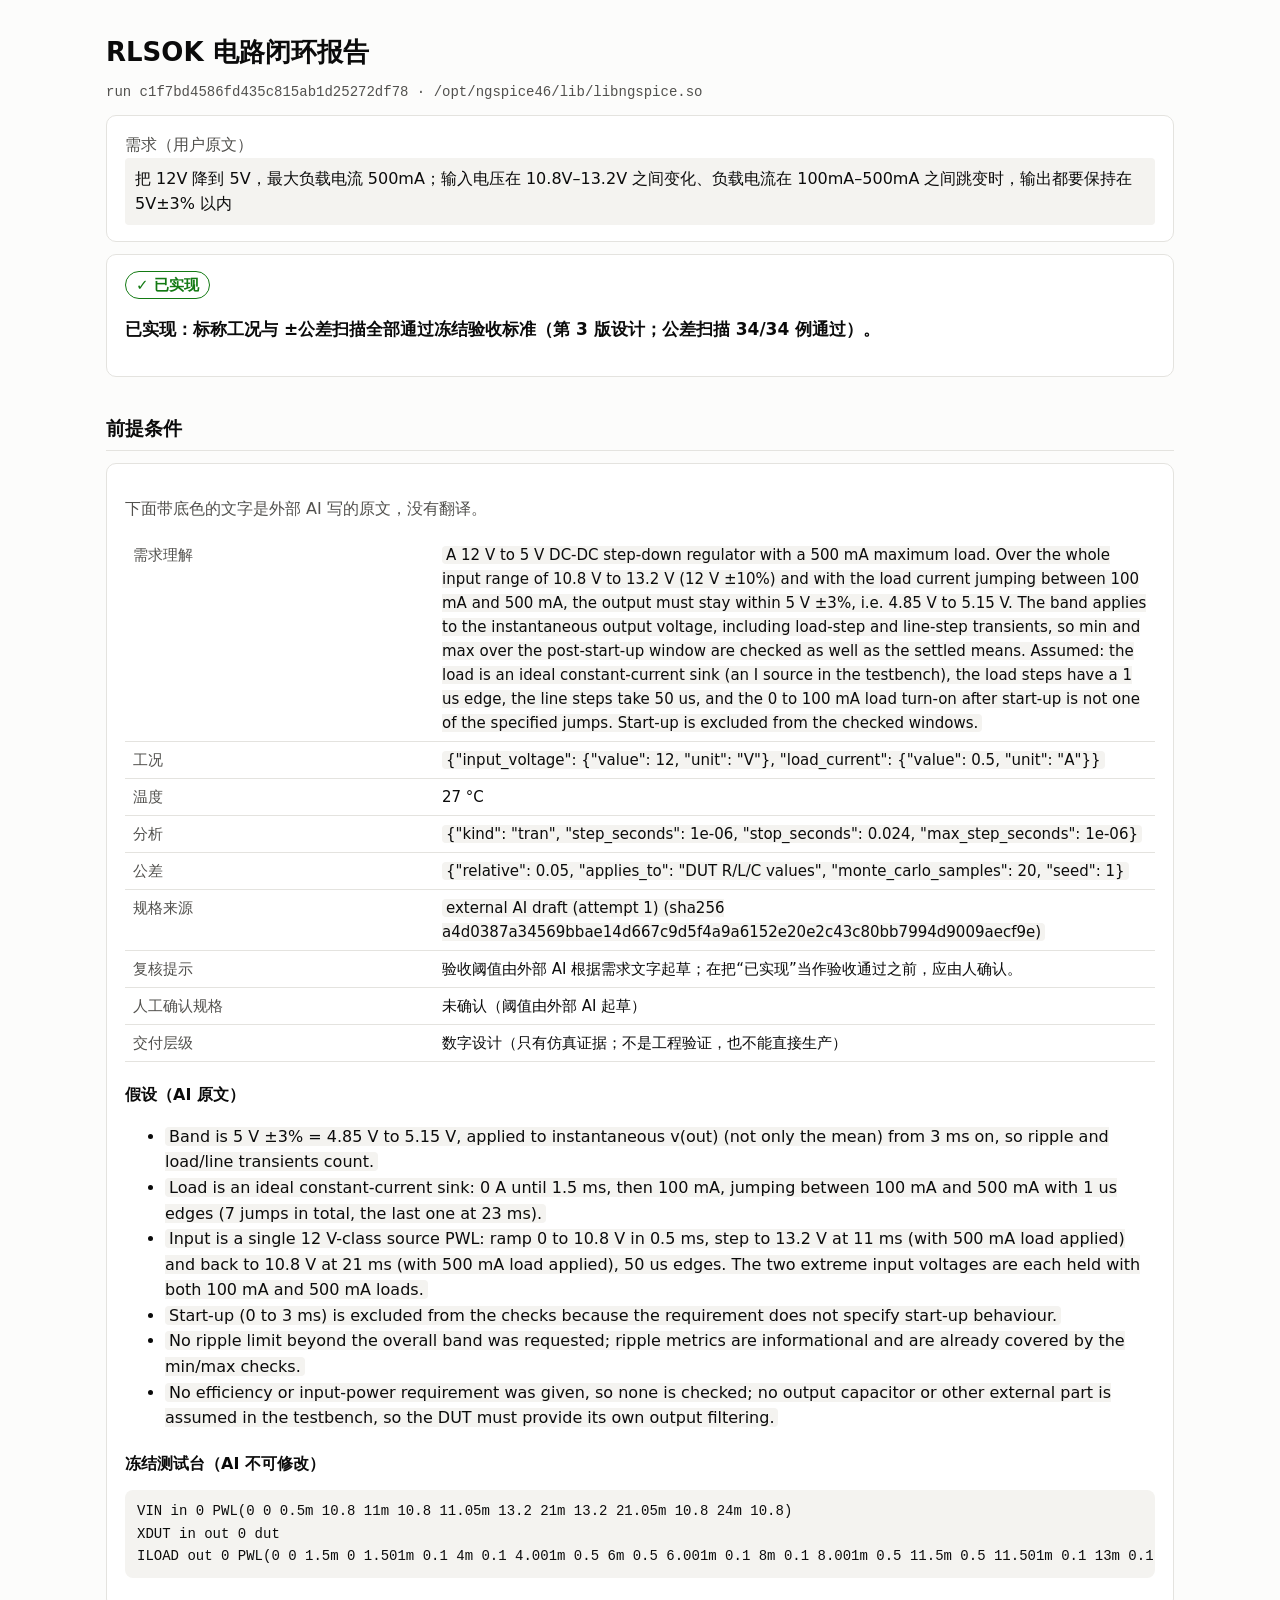
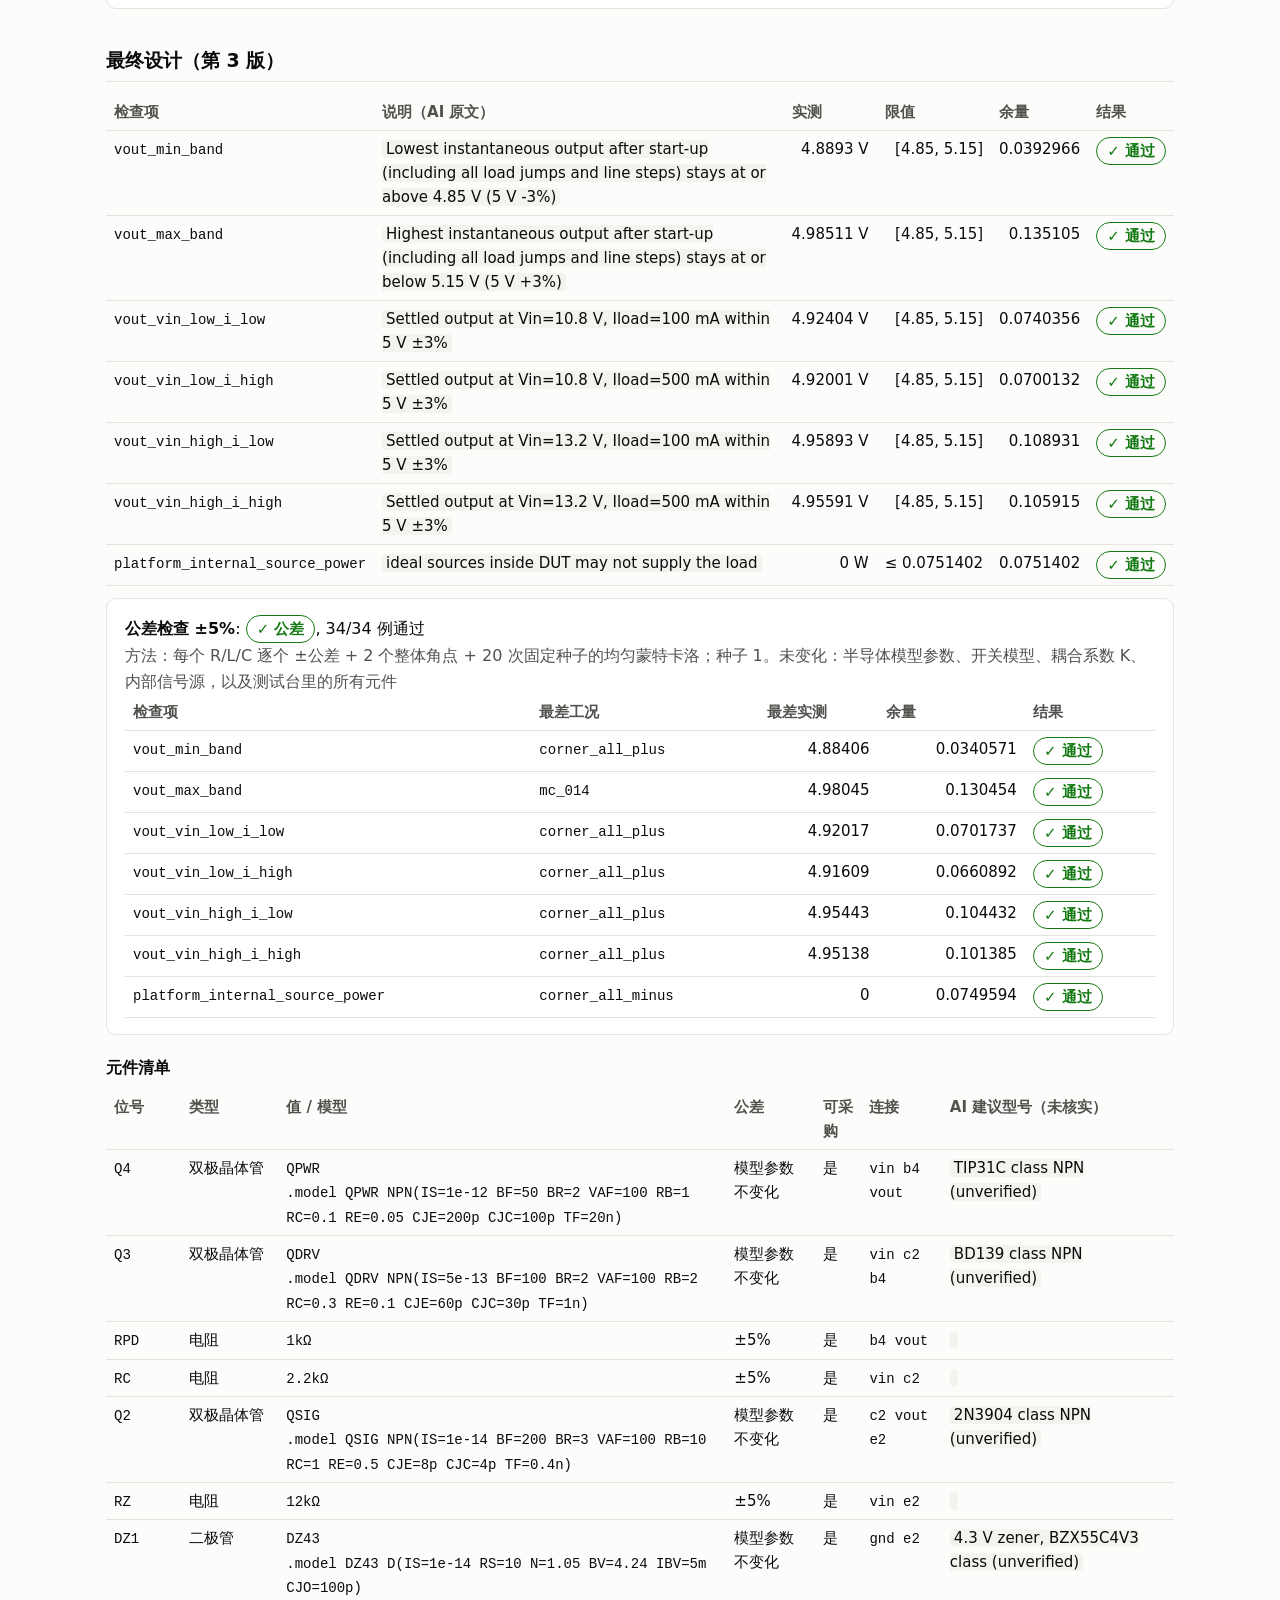
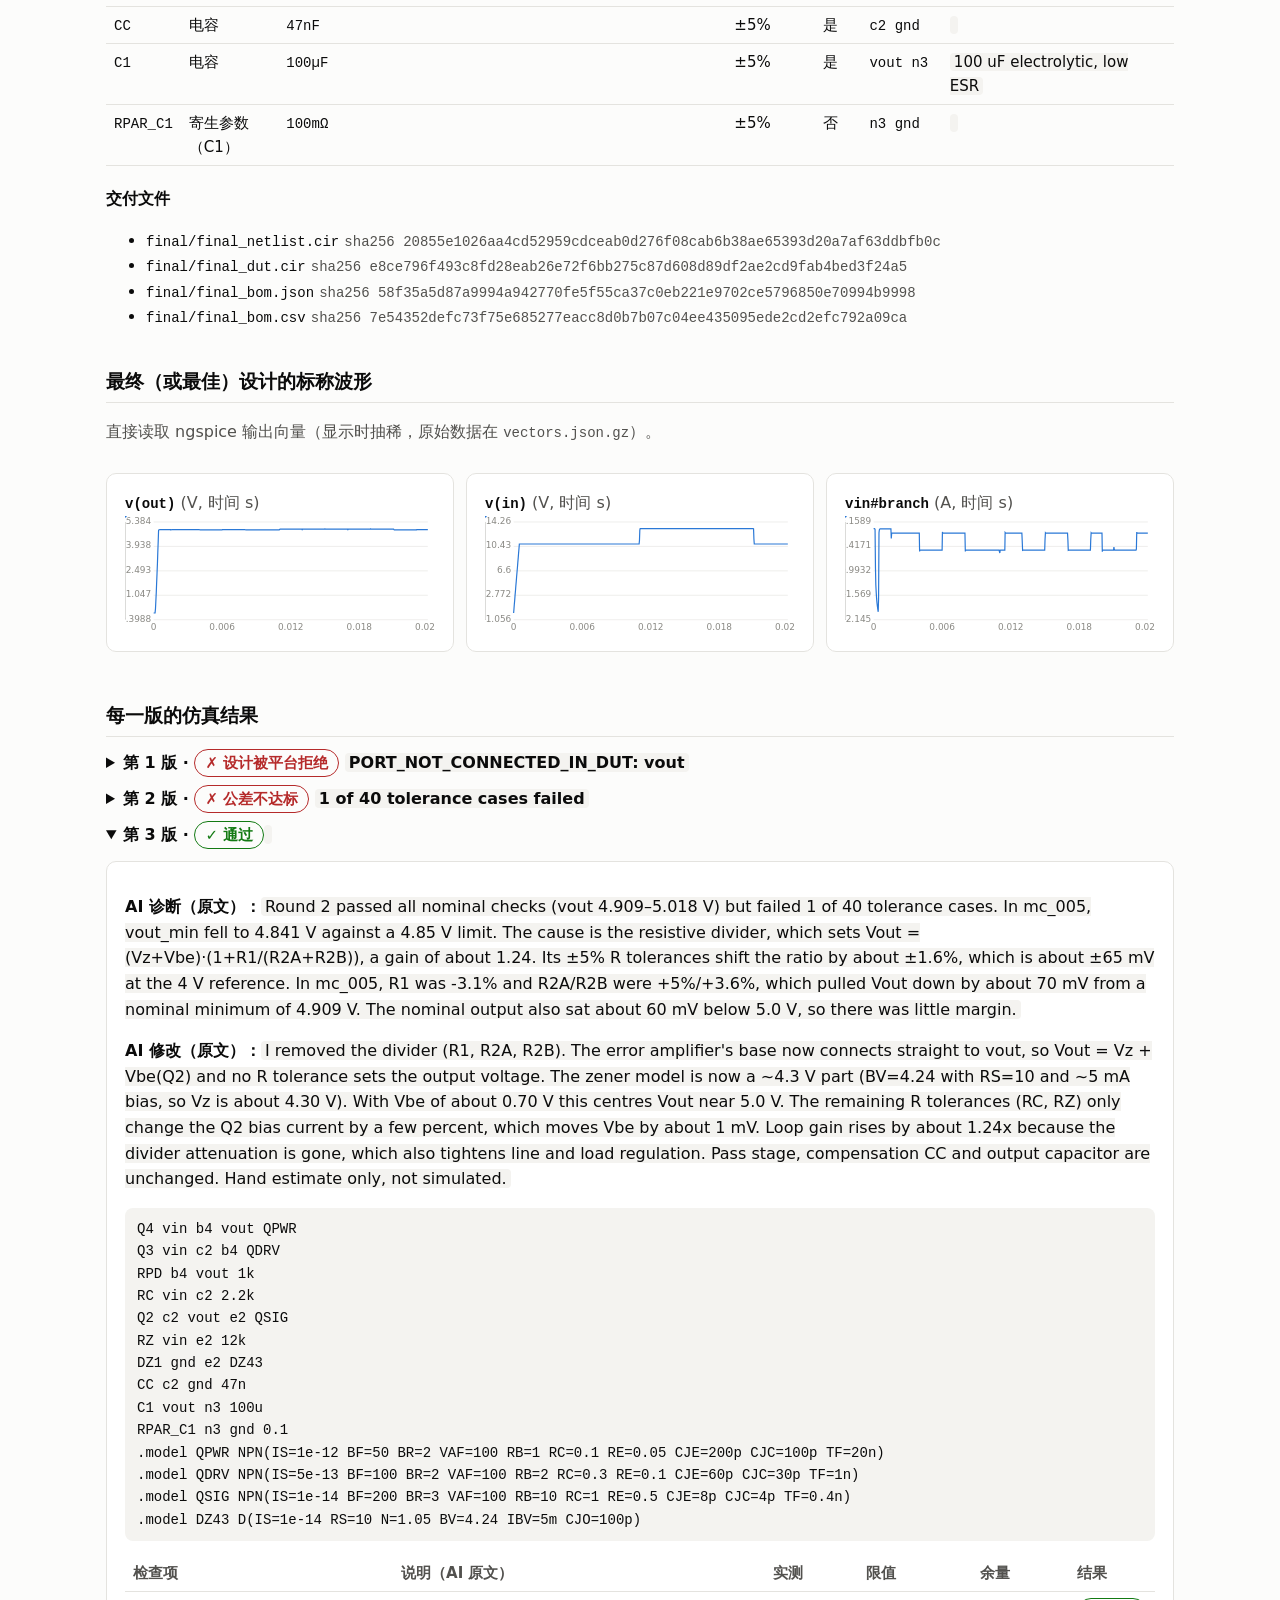
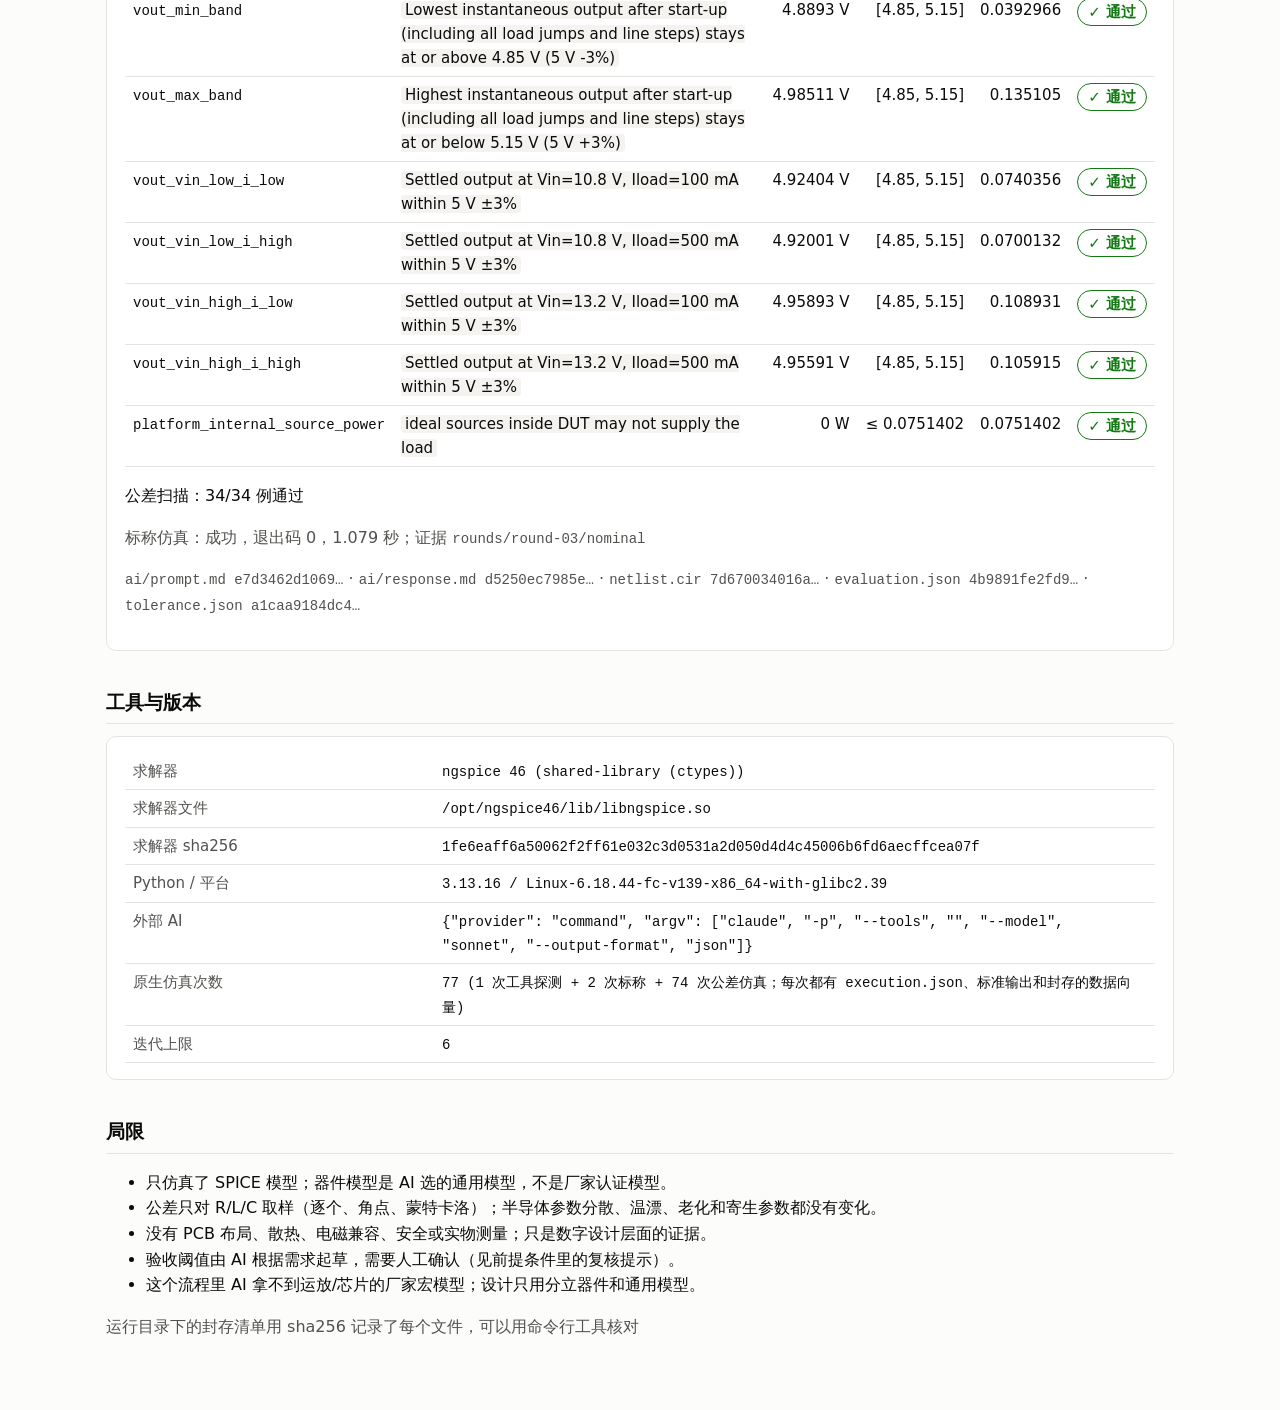
<file: site/reports/r7.html>
<!doctype html><!-- Rendered from usage/circuit-loop-20261020/runs/r7-buck-line-load-sonnet/final/report.json sha256 2bb6442a837c8d19303eb0371445adff3d14e52841819c104b728ef863a75c72 (zh); inline CSS/JS moved to external files for the site CSP. --><html lang='zh-CN'><head><meta charset='utf-8'><meta name='viewport' content='width=device-width,initial-scale=1'><title>RLSOK 电路闭环报告</title><link rel="stylesheet" href="r7.css?v=452ab8905d"><script src="r7.js?v=da8bdbdfbf" defer></script></head><body><main><h1>RLSOK 电路闭环报告</h1><div class='sub'><code>run c1f7bd4586fd435c815ab1d25272df78 · /opt/ngspice46/lib/libngspice.so</code></div><div class='card'><div class='sub'>需求（用户原文）</div><div class='data'>把 12V 降到 5V，最大负载电流 500mA；输入电压在 10.8V–13.2V 之间变化、负载电流在 100mA–500mA 之间跳变时，输出都要保持在 5V±3% 以内</div></div><div class='card'><div><span class="pill ok">✓ 已实现</span></div><p class='verdict'>已实现：标称工况与 ±公差扫描全部通过冻结验收标准（第 3 版设计；公差扫描 34/34 例通过）。</p></div><h2>前提条件</h2><div class='card'><p class='sub'>下面带底色的文字是外部 AI 写的原文，没有翻译。</p><table class='kv'><tr><td>需求理解</td><td><span class='data'>A 12 V to 5 V DC-DC step-down regulator with a 500 mA maximum load. Over the whole input range of 10.8 V to 13.2 V (12 V ±10%) and with the load current jumping between 100 mA and 500 mA, the output must stay within 5 V ±3%, i.e. 4.85 V to 5.15 V. The band applies to the instantaneous output voltage, including load-step and line-step transients, so min and max over the post-start-up window are checked as well as the settled means. Assumed: the load is an ideal constant-current sink (an I source in the testbench), the load steps have a 1 us edge, the line steps take 50 us, and the 0 to 100 mA load turn-on after start-up is not one of the specified jumps. Start-up is excluded from the checked windows.</span></td></tr><tr><td>工况</td><td><span class='data'>{&quot;input_voltage&quot;: {&quot;value&quot;: 12, &quot;unit&quot;: &quot;V&quot;}, &quot;load_current&quot;: {&quot;value&quot;: 0.5, &quot;unit&quot;: &quot;A&quot;}}</span></td></tr><tr><td>温度</td><td>27 °C</td></tr><tr><td>分析</td><td><span class='data'>{&quot;kind&quot;: &quot;tran&quot;, &quot;step_seconds&quot;: 1e-06, &quot;stop_seconds&quot;: 0.024, &quot;max_step_seconds&quot;: 1e-06}</span></td></tr><tr><td>公差</td><td><span class='data'>{&quot;relative&quot;: 0.05, &quot;applies_to&quot;: &quot;DUT R/L/C values&quot;, &quot;monte_carlo_samples&quot;: 20, &quot;seed&quot;: 1}</span></td></tr><tr><td>规格来源</td><td><span class='data'>external AI draft (attempt 1) (sha256 a4d0387a34569bbae14d667c9d5f4a9a6152e20e2c43c80bb7994d9009aecf9e)</span></td></tr><tr><td>复核提示</td><td>验收阈值由外部 AI 根据需求文字起草；在把“已实现”当作验收通过之前，应由人确认。</td></tr><tr><td>人工确认规格</td><td>未确认（阈值由外部 AI 起草）</td></tr><tr><td>交付层级</td><td>数字设计（只有仿真证据；不是工程验证，也不能直接生产）</td></tr></table><h3>假设（AI 原文）</h3><ul><li><span class='data'>Band is 5 V ±3% = 4.85 V to 5.15 V, applied to instantaneous v(out) (not only the mean) from 3 ms on, so ripple and load/line transients count.</span></li><li><span class='data'>Load is an ideal constant-current sink: 0 A until 1.5 ms, then 100 mA, jumping between 100 mA and 500 mA with 1 us edges (7 jumps in total, the last one at 23 ms).</span></li><li><span class='data'>Input is a single 12 V-class source PWL: ramp 0 to 10.8 V in 0.5 ms, step to 13.2 V at 11 ms (with 500 mA load applied) and back to 10.8 V at 21 ms (with 500 mA load applied), 50 us edges. The two extreme input voltages are each held with both 100 mA and 500 mA loads.</span></li><li><span class='data'>Start-up (0 to 3 ms) is excluded from the checks because the requirement does not specify start-up behaviour.</span></li><li><span class='data'>No ripple limit beyond the overall band was requested; ripple metrics are informational and are already covered by the min/max checks.</span></li><li><span class='data'>No efficiency or input-power requirement was given, so none is checked; no output capacitor or other external part is assumed in the testbench, so the DUT must provide its own output filtering.</span></li></ul><h3>冻结测试台（AI 不可修改）</h3><pre>VIN in 0 PWL(0 0 0.5m 10.8 11m 10.8 11.05m 13.2 21m 13.2 21.05m 10.8 24m 10.8)
XDUT in out 0 dut
ILOAD out 0 PWL(0 0 1.5m 0 1.501m 0.1 4m 0.1 4.001m 0.5 6m 0.5 6.001m 0.1 8m 0.1 8.001m 0.5 11.5m 0.5 11.501m 0.1 13m 0.1 13.001m 0.5 15m 0.5 15.001m 0.1 17m 0.1 17.001m 0.5 19m 0.5 19.001m 0.1 20m 0.1 20.001m 0.5 23m 0.5 23.001m 0.1 24m 0.1)</pre></div><h2>最终设计（第 3 版）</h2><div class='scroll'><table><tr><th>检查项</th><th>说明（AI 原文）</th><th>实测</th><th>限值</th><th>余量</th><th>结果</th></tr><tr><td><code>vout_min_band</code></td><td><span class='data'>Lowest instantaneous output after start-up (including all load jumps and line steps) stays at or above 4.85 V (5 V -3%)</span></td><td class='num'>4.8893 V</td><td class='num'>[4.85, 5.15]</td><td class='num'>0.0392966</td><td><span class="pill ok">✓ 通过</span></td></tr><tr><td><code>vout_max_band</code></td><td><span class='data'>Highest instantaneous output after start-up (including all load jumps and line steps) stays at or below 5.15 V (5 V +3%)</span></td><td class='num'>4.98511 V</td><td class='num'>[4.85, 5.15]</td><td class='num'>0.135105</td><td><span class="pill ok">✓ 通过</span></td></tr><tr><td><code>vout_vin_low_i_low</code></td><td><span class='data'>Settled output at Vin=10.8 V, Iload=100 mA within 5 V ±3%</span></td><td class='num'>4.92404 V</td><td class='num'>[4.85, 5.15]</td><td class='num'>0.0740356</td><td><span class="pill ok">✓ 通过</span></td></tr><tr><td><code>vout_vin_low_i_high</code></td><td><span class='data'>Settled output at Vin=10.8 V, Iload=500 mA within 5 V ±3%</span></td><td class='num'>4.92001 V</td><td class='num'>[4.85, 5.15]</td><td class='num'>0.0700132</td><td><span class="pill ok">✓ 通过</span></td></tr><tr><td><code>vout_vin_high_i_low</code></td><td><span class='data'>Settled output at Vin=13.2 V, Iload=100 mA within 5 V ±3%</span></td><td class='num'>4.95893 V</td><td class='num'>[4.85, 5.15]</td><td class='num'>0.108931</td><td><span class="pill ok">✓ 通过</span></td></tr><tr><td><code>vout_vin_high_i_high</code></td><td><span class='data'>Settled output at Vin=13.2 V, Iload=500 mA within 5 V ±3%</span></td><td class='num'>4.95591 V</td><td class='num'>[4.85, 5.15]</td><td class='num'>0.105915</td><td><span class="pill ok">✓ 通过</span></td></tr><tr><td><code>platform_internal_source_power</code></td><td><span class='data'>ideal sources inside DUT may not supply the load</span></td><td class='num'>0 W</td><td class='num'>≤ 0.0751402</td><td class='num'>0.0751402</td><td><span class="pill ok">✓ 通过</span></td></tr></table></div><div class='card'><b>公差检查 ±5%</b>: <span class="pill ok">✓ 公差</span>, 34/34 例通过<br><span class='sub'>方法：每个 R/L/C 逐个 ±公差 + 2 个整体角点 + 20 次固定种子的均匀蒙特卡洛；种子 1。未变化：半导体模型参数、开关模型、耦合系数 K、内部信号源，以及测试台里的所有元件</span><div class='scroll'><table><tr><th>检查项</th><th>最差工况</th><th>最差实测</th><th>余量</th><th>结果</th></tr><tr><td><code>vout_min_band</code></td><td><code>corner_all_plus</code></td><td class='num'>4.88406</td><td class='num'>0.0340571</td><td><span class="pill ok">✓ 通过</span></td></tr><tr><td><code>vout_max_band</code></td><td><code>mc_014</code></td><td class='num'>4.98045</td><td class='num'>0.130454</td><td><span class="pill ok">✓ 通过</span></td></tr><tr><td><code>vout_vin_low_i_low</code></td><td><code>corner_all_plus</code></td><td class='num'>4.92017</td><td class='num'>0.0701737</td><td><span class="pill ok">✓ 通过</span></td></tr><tr><td><code>vout_vin_low_i_high</code></td><td><code>corner_all_plus</code></td><td class='num'>4.91609</td><td class='num'>0.0660892</td><td><span class="pill ok">✓ 通过</span></td></tr><tr><td><code>vout_vin_high_i_low</code></td><td><code>corner_all_plus</code></td><td class='num'>4.95443</td><td class='num'>0.104432</td><td><span class="pill ok">✓ 通过</span></td></tr><tr><td><code>vout_vin_high_i_high</code></td><td><code>corner_all_plus</code></td><td class='num'>4.95138</td><td class='num'>0.101385</td><td><span class="pill ok">✓ 通过</span></td></tr><tr><td><code>platform_internal_source_power</code></td><td><code>corner_all_minus</code></td><td class='num'>0</td><td class='num'>0.0749594</td><td><span class="pill ok">✓ 通过</span></td></tr></table></div></div><h3>元件清单</h3><div class='scroll'><table><tr><th>位号</th><th>类型</th><th>值 / 模型</th><th>公差</th><th>可采购</th><th>连接</th><th>AI 建议型号（未核实）</th></tr><tr><td><code>Q4</code></td><td>双极晶体管</td><td><code>QPWR</code><br><code>.model QPWR NPN(IS=1e-12 BF=50 BR=2 VAF=100 RB=1 RC=0.1 RE=0.05 CJE=200p CJC=100p TF=20n)</code></td><td>模型参数不变化</td><td>是</td><td><code>vin b4 vout</code></td><td><span class='data'>TIP31C class NPN (unverified)</span></td></tr><tr><td><code>Q3</code></td><td>双极晶体管</td><td><code>QDRV</code><br><code>.model QDRV NPN(IS=5e-13 BF=100 BR=2 VAF=100 RB=2 RC=0.3 RE=0.1 CJE=60p CJC=30p TF=1n)</code></td><td>模型参数不变化</td><td>是</td><td><code>vin c2 b4</code></td><td><span class='data'>BD139 class NPN (unverified)</span></td></tr><tr><td><code>RPD</code></td><td>电阻</td><td><code>1kΩ</code></td><td>±5%</td><td>是</td><td><code>b4 vout</code></td><td><span class='data'></span></td></tr><tr><td><code>RC</code></td><td>电阻</td><td><code>2.2kΩ</code></td><td>±5%</td><td>是</td><td><code>vin c2</code></td><td><span class='data'></span></td></tr><tr><td><code>Q2</code></td><td>双极晶体管</td><td><code>QSIG</code><br><code>.model QSIG NPN(IS=1e-14 BF=200 BR=3 VAF=100 RB=10 RC=1 RE=0.5 CJE=8p CJC=4p TF=0.4n)</code></td><td>模型参数不变化</td><td>是</td><td><code>c2 vout e2</code></td><td><span class='data'>2N3904 class NPN (unverified)</span></td></tr><tr><td><code>RZ</code></td><td>电阻</td><td><code>12kΩ</code></td><td>±5%</td><td>是</td><td><code>vin e2</code></td><td><span class='data'></span></td></tr><tr><td><code>DZ1</code></td><td>二极管</td><td><code>DZ43</code><br><code>.model DZ43 D(IS=1e-14 RS=10 N=1.05 BV=4.24 IBV=5m CJO=100p)</code></td><td>模型参数不变化</td><td>是</td><td><code>gnd e2</code></td><td><span class='data'>4.3 V zener, BZX55C4V3 class (unverified)</span></td></tr><tr><td><code>CC</code></td><td>电容</td><td><code>47nF</code></td><td>±5%</td><td>是</td><td><code>c2 gnd</code></td><td><span class='data'></span></td></tr><tr><td><code>C1</code></td><td>电容</td><td><code>100µF</code></td><td>±5%</td><td>是</td><td><code>vout n3</code></td><td><span class='data'>100 uF electrolytic, low ESR</span></td></tr><tr><td><code>RPAR_C1</code></td><td>寄生参数（C1）</td><td><code>100mΩ</code></td><td>±5%</td><td>否</td><td><code>n3 gnd</code></td><td><span class='data'></span></td></tr></table></div><h3>交付文件</h3><ul><li><code>final/final_netlist.cir</code> <span class='sub'><code>sha256 20855e1026aa4cd52959cdceab0d276f08cab6b38ae65393d20a7af63ddbfb0c</code></span></li><li><code>final/final_dut.cir</code> <span class='sub'><code>sha256 e8ce796f493c8fd28eab26e72f6bb275c87d608d89df2ae2cd9fab4bed3f24a5</code></span></li><li><code>final/final_bom.json</code> <span class='sub'><code>sha256 58f35a5d87a9994a942770fe5f55ca37c0eb221e9702ce5796850e70994b9998</code></span></li><li><code>final/final_bom.csv</code> <span class='sub'><code>sha256 7e54352defc73f75e685277eacc8d0b7b07c04ee435095ede2cd2efc792a09ca</code></span></li></ul><h2>最终（或最佳）设计的标称波形</h2><p class='sub'>直接读取 ngspice 输出向量（显示时抽稀，原始数据在 <code>vectors.json.gz</code>）。</p><div class='grid'><div class='card chart' data-name='v(out)' data-pts='[[0.0, 2.332907076606894e-18], [2.5345089246470703e-05, 7.978792875369809e-07], [5.934508924647063e-05, 1.6014167089602561e-06], [9.334508924647053e-05, 3.709929884529945e-05], [0.00012734508924647044, 0.0022840816919232998], [0.00016134508924647034, 0.24764774424765432], [0.00019534508924647025, 0.6828107460523682], [0.00022934508924647015, 1.1865755559068363], [0.00026334508924647057, 1.73845220017012], [0.0002973450892464714, 2.327956006910996], [0.0003313450892464722, 2.9472988232891564], [0.00036534508924647305, 3.5903422796424254], [0.0003993450892464739, 4.2522120030761155], [0.0004333450892464747, 4.88377099757927], [0.00046734508924647553, 4.917834244653486], [0.0005001, 4.9252396550368305], [0.0005325000000000007, 4.928952673010883], [0.0005665000000000016, 4.929535724994806], [0.0006005000000000024, 4.929764748398475], [0.0006345000000000032, 4.929931830045185], [0.000668500000000004, 4.930078025479952], [0.0007025000000000049, 4.9302130574048295], [0.0007365000000000057, 4.930340433014875], [0.0007705000000000065, 4.930461909383792], [0.0008045000000000074, 4.9305785574249885], [0.0008385000000000082, 4.930691099442476], [0.000872500000000009, 4.93080004928333], [0.0009065000000000098, 4.930905784475152], [0.0009405000000000107, 4.931008589074939], [0.0009745000000000115, 4.9311086813668386], [0.001008500000000009, 4.931206232636088], [0.001042500000000006, 4.931301380238073], [0.0010765000000000032, 4.93139423683736], [0.0011105000000000004, 4.931484897000167], [0.0011444999999999975, 4.931573441926496], [0.0011784999999999947, 4.931659942860673], [0.0012124999999999918, 4.93174446355687], [0.001246499999999989, 4.931827062065866], [0.001280499999999986, 4.931907792033065], [0.0013144999999999832, 4.9319867036434], [0.0013484999999999804, 4.932063844311385], [0.0013824999999999775, 4.932139259186422], [0.0014164999999999746, 4.932212991524489], [0.0014504999999999718, 4.9322850829627916], [0.001484499999999969, 4.932355573724184], [0.0015120499999999992, 4.910876647366797], [0.0015460499999999963, 4.922024721082861], [0.0015800499999999934, 4.924675787791335], [0.0016140499999999906, 4.923953100146492], [0.0016480499999999877, 4.924043754908348], [0.0016820499999999849, 4.924034932886173], [0.001716049999999982, 4.92403559922678], [0.0017500499999999791, 4.924035569210004], [0.0017840499999999763, 4.924035567814168], [0.0018180499999999734, 4.924035568384403], [0.0018520499999999706, 4.924035568304964], [0.0018860499999999677, 4.924035568322135], [0.0019200499999999648, 4.924035568327897], [0.001954049999999962, 4.924035568334167], [0.0019880499999999665, 4.924035568339956], [0.002022049999999971, 4.924035568345364], [0.0020560499999999755, 4.924035568350346], [0.00209004999999998, 4.924035568355012], [0.0021240499999999845, 4.924035568359331], [0.002158049999999989, 4.924035568363359], [0.0021920499999999936, 4.924035568367115], [0.002226049999999998, 4.924035568370615], [0.0022600500000000026, 4.924035568373816], [0.002294050000000007, 4.9240355683768815], [0.0023280500000000116, 4.924035568379684], [0.002362050000000016, 4.924035568382288], [0.0023960500000000206, 4.924035568384737], [0.002430050000000025, 4.924035568386944], [0.0024640500000000297, 4.924035568389093], [0.002498050000000034, 4.9240355683909955], [0.0025320500000000387, 4.924035568392846], [0.002566050000000043, 4.924035568394514], [0.0026000500000000477, 4.92403556839607], [0.0026340500000000522, 4.924035568397548], [0.0026680500000000567, 4.924035568398881], [0.0027020500000000613, 4.924035568400154], [0.0027360500000000658, 4.9240355684013215], [0.0027700500000000703, 4.924035568402377], [0.002804050000000075, 4.92403556840339], [0.0028380500000000793, 4.924035568404313], [0.002872050000000084, 4.924035568405168], [0.0029060500000000883, 4.924035568405972], [0.002940050000000093, 4.924035568406707], [0.0029740500000000974, 4.924035568407386], [0.003008050000000102, 4.924035568408015], [0.0030420500000001064, 4.9240355684085975], [0.003076050000000111, 4.924035568409138], [0.0031100500000001154, 4.924035568409618], [0.00314405000000012, 4.924035568410094], [0.0031780500000001244, 4.924035568410504], [0.003212050000000129, 4.92403556841089], [0.0032460500000001335, 4.924035568411254], [0.003280050000000138, 4.924035568411573], [0.0033140500000001425, 4.924035568411864], [0.003348050000000147, 4.9240355684121155], [0.0033820500000001515, 4.92403556841236], [0.003416050000000156, 4.924035568412587], [0.0034500500000001605, 4.9240355684127755], [0.003484050000000165, 4.924035568412942], [0.0035180500000001696, 4.924035568413129], [0.003552050000000174, 4.92403556841328], [0.0035860500000001786, 4.924035568413404], [0.003620050000000183, 4.924035568413475], [0.0036540500000001876, 4.924035568413551], [0.003688050000000192, 4.924035568413717], [0.0037220500000001966, 4.924035568413738], [0.003756050000000201, 4.924035568413821], [0.0037900500000002057, 4.924035568413857], [0.00382405000000021, 4.9240355684139026], [0.0038580500000002147, 4.924035568413944], [0.003892050000000219, 4.924035568413899], [0.003926050000000223, 4.924035568413943], [0.003960050000000228, 4.92403556841394], [0.003994050000000232, 4.924035568413932], [0.004022050000000004, 4.920409859787378], [0.004056050000000008, 4.920029401743019], [0.004090050000000013, 4.920013228879199], [0.004124050000000017, 4.920013240781239], [0.004158050000000022, 4.920013241387664], [0.004192050000000026, 4.920013241381301], [0.004226050000000031, 4.920013241372574], [0.004260050000000035, 4.920013241361543], [0.00429405000000004, 4.92001324134869], [0.004328050000000044, 4.9200132413343285], [0.004362050000000049, 4.920013241318887], [0.004396050000000053, 4.920013241302586], [0.004430050000000058, 4.920013241285703], [0.004464050000000062, 4.920013241268394], [0.004498050000000067, 4.920013241250909], [0.004532050000000071, 4.920013241233287], [0.004566050000000076, 4.92001324121565], [0.00460005000000008, 4.920013241198094], [0.004634050000000085, 4.92001324118072], [0.004668050000000089, 4.920013241163574], [0.004702050000000094, 4.920013241146646], [0.004736050000000098, 4.920013241130051], [0.004770050000000103, 4.920013241113764], [0.004804050000000107, 4.920013241097764], [0.004838050000000112, 4.920013241082131], [0.004872050000000116, 4.920013241066841], [0.004906050000000121, 4.920013241051948], [0.004940050000000125, 4.9200132410373465], [0.00497405000000013, 4.920013241023092], [0.0050080500000001344, 4.9200132410091495], [0.005042050000000139, 4.920013240995619], [0.0050760500000001435, 4.92001324098236], [0.005110050000000148, 4.920013240969359], [0.0051440500000001525, 4.920013240956742], [0.005178050000000157, 4.920013240944366], [0.0052120500000001615, 4.920013240932281], [0.005246050000000166, 4.920013240920431], [0.0052800500000001705, 4.920013240908853], [0.005314050000000175, 4.9200132408974895], [0.00534805000000018, 4.920013240886348], [0.005382050000000184, 4.920013240875474], [0.005416050000000189, 4.920013240864783], [0.005450050000000193, 4.920013240854262], [0.005484050000000198, 4.9200132408439545], [0.005518050000000202, 4.920013240833828], [0.005552050000000207, 4.920013240823833], [0.005586050000000211, 4.9200132408140345], [0.005620050000000216, 4.920013240804375], [0.00565405000000022, 4.920013240794872], [0.005688050000000225, 4.920013240785447], [0.005722050000000229, 4.920013240776217], [0.005756050000000234, 4.920013240767095], [0.005790050000000238, 4.920013240758082], [0.005824050000000243, 4.9200132407491655], [0.005858050000000247, 4.920013240740376], [0.005892050000000252, 4.920013240731659], [0.005926050000000256, 4.920013240723065], [0.005960050000000261, 4.92001324071453], [0.005994050000000265, 4.9200132407060835], [0.006022050000000001, 4.925101310516484], [0.0060560500000000055, 4.923773414678206], [0.00609005000000001, 4.924072214045164], [0.0061240500000000146, 4.924031626115842], [0.006158050000000019, 4.924035929837072], [0.006192050000000024, 4.924035567055787], [0.006226050000000028, 4.924035587477948], [0.006260050000000033, 4.9240355865401035], [0.006294050000000037, 4.924035585602143], [0.006328050000000042, 4.924035584946016], [0.006362050000000046, 4.924035584297108], [0.006396050000000051, 4.924035583698045], [0.006430050000000055, 4.924035583140065], [0.00646405000000006, 4.924035582620701], [0.006498050000000064, 4.924035582137202], [0.006532050000000069, 4.92403558168693], [0.006566050000000073, 4.924035581267562], [0.006600050000000078, 4.924035580876866], [0.006634050000000082, 4.924035580512773], [0.006668050000000087, 4.924035580173412], [0.006702050000000091, 4.924035579857052], [0.006736050000000096, 4.924035579561953], [0.0067700500000001, 4.924035579286701], [0.006804050000000105, 4.924035579029859], [0.006838050000000109, 4.924035578790078], [0.006872050000000114, 4.924035578566124], [0.006906050000000118, 4.924035578356945], [0.006940050000000123, 4.924035578161487], [0.006974050000000127, 4.924035577978734], [0.007008050000000132, 4.924035577807815], [0.007042050000000136, 4.924035577647865], [0.007076050000000141, 4.92403557749813], [0.007110050000000145, 4.924035577357868], [0.00714405000000015, 4.924035577226403], [0.0071780500000001544, 4.924035577103187], [0.007212050000000159, 4.924035576987558], [0.0072460500000001635, 4.9240355768790165], [0.007280050000000168, 4.924035576777064], [0.0073140500000001725, 4.924035576681211], [0.007348050000000177, 4.924035576591031], [0.0073820500000001815, 4.924035576506209], [0.007416050000000186, 4.924035576426231], [0.0074500500000001905, 4.9240355763508905], [0.007484050000000195, 4.92403557627978], [0.0075180500000002, 4.924035576212641], [0.007552050000000204, 4.9240355761491506], [0.007586050000000209, 4.924035576089144], [0.007620050000000213, 4.924035576032318], [0.007654050000000218, 4.924035575978469], [0.007688050000000222, 4.924035575927351], [0.007722050000000227, 4.924035575878844], [0.007756050000000231, 4.924035575832677], [0.007790050000000236, 4.92403557578886], [0.00782405000000023, 4.92403557574701], [0.007858050000000205, 4.924035575707169], [0.00789205000000018, 4.924035575669067], [0.007926050000000155, 4.924035575632712], [0.00796005000000013, 4.924035575597893], [0.007994050000000105, 4.92403557556455], [0.008022049999999984, 4.920409859787369], [0.008056049999999959, 4.920029401743024], [0.008090049999999934, 4.9200132288792044], [0.008124049999999909, 4.920013240781229], [0.008158049999999884, 4.920013241387651], [0.008192049999999859, 4.9200132413813105], [0.008226049999999834, 4.920013241372579], [0.008260049999999809, 4.920013241361548], [0.008294049999999784, 4.920013241348676], [0.008328049999999759, 4.920013241334347], [0.008362049999999734, 4.9200132413189115], [0.008396049999999709, 4.920013241302616], [0.008430049999999684, 4.920013241285706], [0.008464049999999659, 4.920013241268435], [0.008498049999999634, 4.920013241250925], [0.008532049999999609, 4.9200132412332795], [0.008566049999999584, 4.920013241215652], [0.008600049999999559, 4.920013241198122], [0.008634049999999534, 4.920013241180732], [0.00866804999999951, 4.920013241163588], [0.008702049999999484, 4.920013241146644], [0.00873604999999946, 4.9200132411300475], [0.008770049999999434, 4.920013241113745], [0.00880404999999941, 4.920013241097754], [0.008838049999999384, 4.920013241082149], [0.00887204999999936, 4.920013241066891], [0.008906049999999334, 4.920013241051942], [0.00894004999999931, 4.920013241037327], [0.008974049999999284, 4.920013241023085], [0.00900804999999926, 4.920013241009175], [0.009042049999999234, 4.920013240995608], [0.00907604999999921, 4.920013240982331], [0.009110049999999184, 4.920013240969405], [0.00914404999999916, 4.920013240956729], [0.009178049999999134, 4.920013240944374], [0.00921204999999911, 4.920013240932272], [0.009246049999999085, 4.920013240920404], [0.00928004999999906, 4.9200132409088315], [0.009314049999999035, 4.920013240897482], [0.00934804999999901, 4.920013240886354], [0.009382049999998985, 4.920013240875489], [0.00941604999999896, 4.920013240864776], [0.009450049999998935, 4.920013240854257], [0.00948404999999891, 4.920013240843941], [0.009518049999998885, 4.9200132408338435], [0.00955204999999886, 4.920013240823851], [0.009586049999998835, 4.9200132408140504], [0.00962004999999881, 4.9200132408043595], [0.009654049999998785, 4.920013240794885], [0.00968804999999876, 4.920013240785482], [0.009722049999998735, 4.92001324077623], [0.00975604999999871, 4.9200132407671004], [0.009790049999998685, 4.920013240758081], [0.00982404999999866, 4.920013240749163], [0.009858049999998635, 4.920013240740337], [0.00989204999999861, 4.920013240731659], [0.009926049999998585, 4.920013240723031], [0.00996004999999856, 4.920013240714518], [0.009994049999998535, 4.9200132407060835], [0.01002804999999851, 4.920013240697721], [0.010062049999998485, 4.920013240689404], [0.01009604999999846, 4.9200132406812], [0.010130049999998435, 4.920013240673056], [0.01016404999999841, 4.920013240664925], [0.010198049999998385, 4.920013240656919], [0.01023204999999836, 4.9200132406489665], [0.010266049999998335, 4.920013240641047], [0.01030004999999831, 4.920013240633178], [0.010334049999998285, 4.920013240625378], [0.01036804999999826, 4.920013240617592], [0.010402049999998235, 4.920013240609895], [0.01043604999999821, 4.9200132406022234], [0.010470049999998185, 4.920013240594622], [0.01050404999999816, 4.920013240587044], [0.010538049999998135, 4.9200132405794825], [0.01057204999999811, 4.920013240572004], [0.010606049999998085, 4.920013240564532], [0.01064004999999806, 4.920013240557063], [0.010674049999998035, 4.920013240549663], [0.01070804999999801, 4.9200132405422865], [0.010742049999997986, 4.920013240534948], [0.01077604999999796, 4.920013240527657], [0.010810049999997936, 4.9200132405203645], [0.01084404999999791, 4.920013240513151], [0.010878049999997886, 4.9200132405059], [0.01091204999999786, 4.920013240498687], [0.010946049999997836, 4.920013240491558], [0.01098004999999781, 4.920013240484392], [0.011011499999999992, 4.926709977928145], [0.011045499999999967, 4.951879231165458], [0.011076499999999982, 4.9560132054031305], [0.011110499999999957, 4.955915780222067], [0.011144499999999932, 4.955914566487309], [0.011178499999999907, 4.9559145527526605], [0.011212499999999882, 4.955914552600829], [0.011246499999999857, 4.955914552601916], [0.011280499999999832, 4.955914552604299], [0.011314499999999807, 4.9559145526063615], [0.011348499999999782, 4.955914552608186], [0.011382499999999757, 4.955914552609703], [0.011416499999999732, 4.955914552610975], [0.011450499999999707, 4.955914552612134], [0.011484499999999682, 4.955914552613035], [0.01151204999999999, 4.96249217782074], [0.011546049999999966, 4.958626339334456], [0.01158004999999994, 4.958951370304726], [0.011614049999999916, 4.958930008257734], [0.01164804999999989, 4.958931307596197], [0.011682049999999866, 4.958931233308837], [0.01171604999999984, 4.958931236116104], [0.011750049999999816, 4.958931235028412], [0.011784049999999791, 4.958931234187224], [0.011818049999999766, 4.958931233398653], [0.011852049999999741, 4.9589312326655595], [0.011886049999999716, 4.958931231983787], [0.011920049999999691, 4.958931231349702], [0.011954049999999666, 4.958931230759824], [0.011988049999999641, 4.958931230211094], [0.012022049999999616, 4.958931229700434], [0.012056049999999591, 4.958931229225176], [0.012090049999999566, 4.958931228782838], [0.012124049999999541, 4.958931228370965], [0.012158049999999516, 4.958931227987463], [0.012192049999999491, 4.958931227630266], [0.012226049999999466, 4.958931227297507], [0.012260049999999441, 4.958931226987402], [0.012294049999999416, 4.958931226698381], [0.012328049999999391, 4.958931226428939], [0.012362049999999366, 4.9589312261776275], [0.012396049999999341, 4.958931225943239], [0.012430049999999316, 4.958931225724447], [0.012464049999999291, 4.9589312255202955], [0.012498049999999266, 4.958931225329582], [0.012532049999999241, 4.958931225151443], [0.012566049999999216, 4.958931224984988], [0.012600049999999191, 4.958931224829314], [0.012634049999999166, 4.958931224683736], [0.012668049999999141, 4.958931224547497], [0.012702049999999116, 4.958931224419952], [0.012736049999999092, 4.958931224300446], [0.012770049999999067, 4.958931224188423], [0.012804049999999042, 4.958931224083368], [0.012838049999999017, 4.958931223984821], [0.012872049999998992, 4.958931223892235], [0.012906049999998967, 4.958931223805301], [0.012940049999998942, 4.958931223723476], [0.012974049999998917, 4.958931223646531], [0.013002049999999998, 4.9307105539943015], [0.013036049999999973, 4.95600610518744], [0.013070049999999948, 4.955915722445074], [0.013104049999999923, 4.95591457685195], [0.013138049999999898, 4.955914563641077], [0.013172049999999873, 4.95591456327473], [0.013206049999999848, 4.9559145630746695], [0.013240049999999823, 4.9559145628954155], [0.013274049999999798, 4.955914562733049], [0.013308049999999773, 4.955914562585737], [0.013342049999999748, 4.955914562451681], [0.013376049999999723, 4.955914562329471], [0.013410049999999698, 4.9559145622178], [0.013444049999999673, 4.955914562115501], [0.013478049999999648, 4.95591456202156], [0.013512049999999623, 4.955914561935061], [0.013546049999999598, 4.955914561855271], [0.013580049999999573, 4.9559145617813956], [0.013614049999999548, 4.955914561712934], [0.013648049999999523, 4.955914561649236], [0.013682049999999498, 4.955914561589925], [0.013716049999999473, 4.955914561534432], [0.013750049999999448, 4.955914561482501], [0.013784049999999423, 4.955914561433703], [0.013818049999999398, 4.95591456138775], [0.013852049999999373, 4.955914561344459], [0.013886049999999348, 4.955914561303482], [0.013920049999999323, 4.955914561264591], [0.013954049999999298, 4.955914561227693], [0.013988049999999273, 4.955914561192567], [0.014022049999999248, 4.955914561159001], [0.014056049999999223, 4.955914561126982], [0.014090049999999198, 4.955914561096262], [0.014124049999999173, 4.955914561066835], [0.014158049999999148, 4.955914561038435], [0.014192049999999123, 4.955914561011137], [0.014226049999999098, 4.955914560984813], [0.014260049999999073, 4.955914560959339], [0.014294049999999048, 4.955914560934707], [0.014328049999999024, 4.955914560910789], [0.014362049999998999, 4.9559145608875905], [0.014396049999998974, 4.955914560865012], [0.014430049999998949, 4.955914560843074], [0.014464049999998924, 4.955914560821653], [0.014498049999998899, 4.955914560800748], [0.014532049999998874, 4.955914560780307], [0.014566049999998849, 4.955914560760343], [0.014600049999998824, 4.955914560740786], [0.014634049999998799, 4.955914560721606], [0.014668049999998774, 4.955914560702814], [0.014702049999998749, 4.955914560684327], [0.014736049999998724, 4.955914560666189], [0.014770049999998699, 4.955914560648324], [0.014804049999998674, 4.955914560630764], [0.014838049999998649, 4.955914560613428], [0.014872049999998624, 4.955914560596376], [0.014906049999998599, 4.955914560579537], [0.014940049999998574, 4.955914560562917], [0.014974049999998549, 4.955914560546526], [0.015002049999999998, 4.976596342651197], [0.015036049999999973, 4.958161945082428], [0.015070049999999948, 4.958972387452213], [0.015104049999999923, 4.958929335900685], [0.015138049999999898, 4.9589313120379295], [0.015172049999999873, 4.958931235463838], [0.015206049999999848, 4.958931236174117], [0.015240049999999823, 4.9589312353086274], [0.015274049999999798, 4.958931234428894], [0.015308049999999773, 4.958931233624693], [0.015342049999999748, 4.958931232875684], [0.015376049999999723, 4.958931232179175], [0.015410049999999698, 4.958931231531446], [0.015444049999999673, 4.958931230928946], [0.015478049999999648, 4.958931230368416], [0.015512049999999623, 4.9589312298468124], [0.015546049999999598, 4.958931229361447], [0.015580049999999573, 4.958931228909652], [0.015614049999999548, 4.958931228489062], [0.015648049999999563, 4.958931228097452], [0.015682049999999597, 4.958931227732711], [0.01571604999999963, 4.958931227392933], [0.015750049999999665, 4.958931227076355], [0.0157840499999997, 4.958931226781288], [0.015818049999999733, 4.958931226506252], [0.015852049999999767, 4.958931226249761], [0.0158860499999998, 4.958931226010492], [0.015920049999999835, 4.958931225787258], [0.01595404999999987, 4.958931225578902], [0.015988049999999903, 4.958931225384331], [0.016022049999999937, 4.958931225202617], [0.01605604999999997, 4.958931225032798], [0.016090050000000005, 4.95893122487404], [0.01612405000000004, 4.958931224725571], [0.016158050000000073, 4.958931224586652], [0.016192050000000107, 4.958931224456575], [0.01622605000000014, 4.9589312243347825], [0.016260050000000175, 4.958931224220627], [0.01629405000000021, 4.9589312241135675], [0.016328050000000243, 4.958931224013168], [0.016362050000000277, 4.9589312239188725], [0.01639605000000031, 4.958931223830295], [0.016430050000000345, 4.958931223747018], [0.01646405000000038, 4.958931223668692], [0.016498050000000413, 4.958931223594928], [0.016532050000000447, 4.958931223525421], [0.01656605000000048, 4.958931223459879], [0.016600050000000515, 4.958931223398046], [0.01663405000000055, 4.958931223339546], [0.016668050000000583, 4.958931223284325], [0.016702050000000617, 4.958931223232026], [0.01673605000000065, 4.958931223182462], [0.016770050000000685, 4.958931223135461], [0.01680405000000072, 4.958931223090873], [0.016838050000000753, 4.958931223048499], [0.016872050000000787, 4.958931223008162], [0.01690605000000082, 4.958931222969723], [0.016940050000000855, 4.95893122293309], [0.01697405000000089, 4.958931222898172], [0.017002049999999998, 4.9307105539874465], [0.01703605000000003, 4.956006105187454], [0.017070050000000066, 4.955915722445079], [0.0171040500000001, 4.955914576851948], [0.017138050000000134, 4.955914563641051], [0.017172050000000168, 4.955914563274709], [0.017206050000000202, 4.955914563074699], [0.017240050000000236, 4.955914562895378], [0.01727405000000027, 4.9559145627330246], [0.017308050000000304, 4.955914562585739], [0.017342050000000338, 4.955914562451687], [0.017376050000000372, 4.955914562329467], [0.017410050000000406, 4.9559145622177985], [0.01744405000000044, 4.955914562115492], [0.017478050000000474, 4.955914562021532], [0.017512050000000508, 4.955914561935068], [0.017546050000000542, 4.9559145618552485], [0.017580050000000576, 4.955914561781397], [0.01761405000000061, 4.955914561712948], [0.017648050000000644, 4.955914561649245], [0.017682050000000678, 4.955914561589924], [0.017716050000000712, 4.955914561534442], [0.017750050000000746, 4.955914561482505], [0.01778405000000078, 4.955914561433704], [0.017818050000000814, 4.95591456138778], [0.017852050000000848, 4.955914561344448], [0.017886050000000882, 4.955914561303492], [0.017920050000000916, 4.955914561264599], [0.01795405000000095, 4.955914561227702], [0.017988050000000984, 4.955914561192569], [0.018022050000001018, 4.955914561159016], [0.018056050000001052, 4.955914561126949], [0.018090050000001086, 4.955914561096257], [0.01812405000000112, 4.9559145610667965], [0.018158050000001154, 4.955914561038441], [0.018192050000001188, 4.9559145610111495], [0.018226050000001222, 4.9559145609847866], [0.018260050000001256, 4.955914560959352], [0.01829405000000129, 4.955914560934704], [0.018328050000001324, 4.955914560910812], [0.018362050000001358, 4.955914560887594], [0.018396050000001392, 4.955914560865033], [0.018430050000001426, 4.955914560843036], [0.01846405000000146, 4.95591456082164], [0.018498050000001494, 4.955914560800745], [0.018532050000001528, 4.955914560780338], [0.018566050000001562, 4.955914560760329], [0.018600050000001596, 4.955914560740813], [0.01863405000000163, 4.955914560721613], [0.018668050000001664, 4.955914560702787], [0.018702050000001698, 4.9559145606843105], [0.018736050000001732, 4.955914560666196], [0.018770050000001766, 4.955914560648344], [0.0188040500000018, 4.955914560630751], [0.018838050000001834, 4.955914560613405], [0.018872050000001868, 4.955914560596365], [0.018906050000001902, 4.955914560579533], [0.018940050000001936, 4.955914560562942], [0.01897405000000197, 4.9559145605465345], [0.019002050000000006, 4.976596342651174], [0.01903605000000004, 4.958161945082435], [0.019070050000000074, 4.958972387452226], [0.01910405000000011, 4.9589293359006525], [0.019138050000000142, 4.9589313120379295], [0.019172050000000176, 4.958931235463861], [0.01920605000000021, 4.958931236174093], [0.019240050000000244, 4.958931235308635], [0.01927405000000028, 4.958931234428888], [0.019308050000000312, 4.958931233624693], [0.019342050000000346, 4.958931232875664], [0.01937605000000038, 4.958931232179202], [0.019410050000000414, 4.9589312315314364], [0.01944405000000045, 4.958931230928916], [0.019478050000000482, 4.958931230368389], [0.019512050000000516, 4.958931229846799], [0.01954605000000055, 4.958931229361466], [0.019580050000000584, 4.958931228909691], [0.01961405000000062, 4.958931228489065], [0.019648050000000652, 4.958931228097457], [0.019682050000000686, 4.958931227732708], [0.01971605000000072, 4.958931227392919], [0.019750050000000755, 4.9589312270763415], [0.01978405000000079, 4.958931226781303], [0.019818050000000823, 4.958931226506266], [0.019852050000000857, 4.958931226249768], [0.01988605000000089, 4.958931226010505], [0.019920050000000925, 4.958931225787274], [0.01995405000000096, 4.95893122557888], [0.019988050000000993, 4.958931225384313], [0.02001605000000001, 4.956091675211378], [0.020050050000000045, 4.955930390591291], [0.02008405000000008, 4.955914747131494], [0.020118050000000113, 4.9559145657034485], [0.020152050000000147, 4.9559145634230255], [0.02018605000000018, 4.9559145631891806], [0.020220050000000215, 4.955914562998687], [0.02025405000000025, 4.955914562826638], [0.020288050000000283, 4.95591456267072], [0.020322050000000317, 4.95591456252901], [0.02035605000000035, 4.9559145624000305], [0.020390050000000385, 4.955914562282304], [0.02042405000000042, 4.955914562174613], [0.020458050000000453, 4.955914562075865], [0.020492050000000487, 4.955914561985109], [0.02052605000000052, 4.955914561901465], [0.020560050000000555, 4.955914561824177], [0.02059405000000059, 4.955914561752594], [0.020628050000000623, 4.955914561686174], [0.020662050000000657, 4.955914561624355], [0.02069605000000069, 4.955914561566629], [0.020730050000000725, 4.955914561512652], [0.02076405000000076, 4.955914561462042], [0.020798050000000793, 4.955914561414454], [0.020832050000000827, 4.955914561369624], [0.02086605000000086, 4.955914561327308], [0.020900050000000895, 4.955914561287216], [0.02093405000000093, 4.955914561249205], [0.020968050000000963, 4.955914561213017], [0.0210003, 4.95590615540476], [0.02103350000000003, 4.93458962763845], [0.021064500000000014, 4.919310740183705], [0.021098500000000048, 4.920006950954831], [0.021132500000000082, 4.920013267357036], [0.021166500000000116, 4.920013236880101], [0.02120050000000015, 4.92001323664451], [0.021234500000000184, 4.9200132366428235], [0.021268500000000218, 4.920013236640341], [0.021302500000000252, 4.920013236638209], [0.021336500000000286, 4.920013236636437], [0.02137050000000032, 4.920013236634851], [0.021404500000000354, 4.920013236633535], [0.021438500000000388, 4.920013236632438], [0.021472500000000422, 4.920013236631454], [0.021506500000000456, 4.920013236630685], [0.02154050000000049, 4.920013236629993], [0.021574500000000524, 4.920013236629464], [0.021608500000000558, 4.9200132366289955], [0.021642500000000592, 4.920013236628608], [0.021676500000000626, 4.920013236628299], [0.02171050000000066, 4.920013236628063], [0.021744500000000694, 4.920013236627849], [0.021778500000000728, 4.920013236627714], [0.021812500000000762, 4.920013236627598], [0.021846500000000796, 4.92001323662751], [0.02188050000000083, 4.920013236627515], [0.021914500000000864, 4.920013236627432], [0.021948500000000898, 4.920013236627439], [0.021982500000000932, 4.920013236627449], [0.022016500000000966, 4.92001323662747], [0.022050500000001, 4.920013236627514], [0.022084500000001034, 4.92001323662758], [0.022118500000001068, 4.920013236627652], [0.022152500000001102, 4.920013236627699], [0.022186500000001136, 4.920013236627759], [0.02222050000000117, 4.92001323662783], [0.022254500000001204, 4.9200132366279155], [0.022288500000001238, 4.92001323662804], [0.022322500000001272, 4.9200132366280815], [0.022356500000001306, 4.920013236628191], [0.02239050000000134, 4.920013236628326], [0.022424500000001374, 4.920013236628377], [0.022458500000001408, 4.920013236628489], [0.022492500000001442, 4.920013236628603], [0.022526500000001476, 4.920013236628651], [0.02256050000000151, 4.9200132366288], [0.022594500000001544, 4.920013236628839], [0.022628500000001578, 4.920013236628969], [0.022662500000001612, 4.920013236629051], [0.022696500000001646, 4.920013236629149], [0.02273050000000168, 4.92001323662926], [0.022764500000001714, 4.920013236629339], [0.022798500000001748, 4.920013236629438], [0.022832500000001782, 4.920013236629579], [0.022866500000001816, 4.920013236629624], [0.02290050000000185, 4.920013236629738], [0.022934500000001884, 4.920013236629803], [0.022968500000001918, 4.920013236629903], [0.023000299999999998, 4.930194534597673], [0.023030050000000035, 4.92341395126866], [0.02306405000000007, 4.924013211467329], [0.023098050000000103, 4.924047984313986], [0.023132050000000137, 4.924033587889934], [0.02316605000000017, 4.92403582355503], [0.023200050000000205, 4.924035565900532], [0.02323405000000024, 4.924035588543319], [0.023268050000000273, 4.924035586142074], [0.023302050000000307, 4.924035585461151], [0.02333605000000034, 4.924035584787636], [0.023370050000000375, 4.92403558415234], [0.02340405000000041, 4.924035583563148], [0.023438050000000443, 4.924035583014517], [0.023472050000000477, 4.924035582503808], [0.02350605000000051, 4.924035582028358], [0.023540050000000545, 4.924035581585557], [0.02357405000000058, 4.924035581173141], [0.023608050000000613, 4.924035580788881], [0.023642050000000647, 4.924035580430772], [0.02367605000000068, 4.924035580097], [0.023710050000000715, 4.924035579785754], [0.02374405000000075, 4.924035579495472], [0.023778050000000783, 4.924035579224667], [0.023812050000000817, 4.924035578971951], [0.02384605000000085, 4.924035578735958], [0.023880050000000885, 4.924035578515652], [0.02391405000000092, 4.924035578309813], [0.023948050000000953, 4.924035578117383], [0.023982050000000987, 4.924035577937514], [0.024, 4.924035577846788]]' data-x0='0.0' data-x1='0.024' data-y0='-0.39880843710887975' data-y1='5.383913900969876' data-logx='0'><div><b><code>v(out)</code></b> <span class='sub'>(V, 时间 s)</span></div><div class='tip'></div><svg viewBox='0 0 520 200' role='img' aria-label='v(out)'><line x1='48' x2='508' y1='174.0' y2='174.0' stroke='var(--line)'/><text x='44' y='177.0' font-size='15' fill='var(--muted)' text-anchor='end'>-0.3988</text><line x1='48' x2='508' y1='133.0' y2='133.0' stroke='var(--line)'/><text x='44' y='136.0' font-size='15' fill='var(--muted)' text-anchor='end'>1.047</text><line x1='48' x2='508' y1='92.0' y2='92.0' stroke='var(--line)'/><text x='44' y='95.0' font-size='15' fill='var(--muted)' text-anchor='end'>2.493</text><line x1='48' x2='508' y1='51.0' y2='51.0' stroke='var(--line)'/><text x='44' y='54.0' font-size='15' fill='var(--muted)' text-anchor='end'>3.938</text><line x1='48' x2='508' y1='10.0' y2='10.0' stroke='var(--line)'/><text x='44' y='13.0' font-size='15' fill='var(--muted)' text-anchor='end'>5.384</text><text x='48.0' y='192' font-size='15' fill='var(--muted)' text-anchor='middle'>0</text><text x='163.0' y='192' font-size='15' fill='var(--muted)' text-anchor='middle'>0.006</text><text x='278.0' y='192' font-size='15' fill='var(--muted)' text-anchor='middle'>0.012</text><text x='393.0' y='192' font-size='15' fill='var(--muted)' text-anchor='middle'>0.018</text><text x='508.0' y='192' font-size='15' fill='var(--muted)' text-anchor='middle'>0.024</text><polyline fill='none' stroke='var(--accent)' stroke-width='2' points='48.0,162.7 48.5,162.7 49.1,162.7 49.8,162.7 50.4,162.6 51.1,155.7 51.7,143.3 52.4,129.0 53.0,113.4 53.7,96.7 54.4,79.1 55.0,60.9 55.7,42.1 56.3,24.2 57.0,23.2 57.6,23.0 58.2,22.9 58.9,22.9 59.5,22.9 60.2,22.9 60.8,22.9 61.5,22.9 62.1,22.9 62.8,22.9 63.4,22.9 64.1,22.9 64.7,22.9 65.4,22.8 66.0,22.8 66.7,22.8 67.3,22.8 68.0,22.8 68.6,22.8 69.3,22.8 69.9,22.8 70.6,22.8 71.2,22.8 71.9,22.8 72.5,22.8 73.2,22.8 73.8,22.8 74.5,22.8 75.1,22.8 75.8,22.8 76.5,22.8 77.0,23.4 77.6,23.1 78.3,23.0 78.9,23.0 79.6,23.0 80.2,23.0 80.9,23.0 81.5,23.0 82.2,23.0 82.8,23.0 83.5,23.0 84.1,23.0 84.8,23.0 85.5,23.0 86.1,23.0 86.8,23.0 87.4,23.0 88.1,23.0 88.7,23.0 89.4,23.0 90.0,23.0 90.7,23.0 91.3,23.0 92.0,23.0 92.6,23.0 93.3,23.0 93.9,23.0 94.6,23.0 95.2,23.0 95.9,23.0 96.5,23.0 97.2,23.0 97.8,23.0 98.5,23.0 99.1,23.0 99.8,23.0 100.4,23.0 101.1,23.0 101.7,23.0 102.4,23.0 103.0,23.0 103.7,23.0 104.4,23.0 105.0,23.0 105.7,23.0 106.3,23.0 107.0,23.0 107.6,23.0 108.3,23.0 108.9,23.0 109.6,23.0 110.2,23.0 110.9,23.0 111.5,23.0 112.2,23.0 112.8,23.0 113.5,23.0 114.1,23.0 114.8,23.0 115.4,23.0 116.1,23.0 116.7,23.0 117.4,23.0 118.0,23.0 118.7,23.0 119.3,23.0 120.0,23.0 120.6,23.0 121.3,23.0 121.9,23.0 122.6,23.0 123.2,23.0 123.9,23.0 124.6,23.0 125.1,23.1 125.7,23.2 126.4,23.2 127.0,23.2 127.7,23.2 128.3,23.2 129.0,23.2 129.7,23.2 130.3,23.2 131.0,23.2 131.6,23.2 132.3,23.2 132.9,23.2 133.6,23.2 134.2,23.2 134.9,23.2 135.5,23.2 136.2,23.2 136.8,23.2 137.5,23.2 138.1,23.2 138.8,23.2 139.4,23.2 140.1,23.2 140.7,23.2 141.4,23.2 142.0,23.2 142.7,23.2 143.3,23.2 144.0,23.2 144.6,23.2 145.3,23.2 145.9,23.2 146.6,23.2 147.2,23.2 147.9,23.2 148.5,23.2 149.2,23.2 149.9,23.2 150.5,23.2 151.2,23.2 151.8,23.2 152.5,23.2 153.1,23.2 153.8,23.2 154.4,23.2 155.1,23.2 155.7,23.2 156.4,23.2 157.0,23.2 157.7,23.2 158.3,23.2 159.0,23.2 159.6,23.2 160.3,23.2 160.9,23.2 161.6,23.2 162.2,23.2 162.9,23.2 163.4,23.0 164.1,23.0 164.7,23.0 165.4,23.0 166.0,23.0 166.7,23.0 167.3,23.0 168.0,23.0 168.6,23.0 169.3,23.0 169.9,23.0 170.6,23.0 171.2,23.0 171.9,23.0 172.5,23.0 173.2,23.0 173.8,23.0 174.5,23.0 175.2,23.0 175.8,23.0 176.5,23.0 177.1,23.0 177.8,23.0 178.4,23.0 179.1,23.0 179.7,23.0 180.4,23.0 181.0,23.0 181.7,23.0 182.3,23.0 183.0,23.0 183.6,23.0 184.3,23.0 184.9,23.0 185.6,23.0 186.2,23.0 186.9,23.0 187.5,23.0 188.2,23.0 188.8,23.0 189.5,23.0 190.1,23.0 190.8,23.0 191.4,23.0 192.1,23.0 192.7,23.0 193.4,23.0 194.1,23.0 194.7,23.0 195.4,23.0 196.0,23.0 196.7,23.0 197.3,23.0 198.0,23.0 198.6,23.0 199.3,23.0 199.9,23.0 200.6,23.0 201.2,23.0 201.8,23.1 202.4,23.2 203.1,23.2 203.7,23.2 204.4,23.2 205.0,23.2 205.7,23.2 206.3,23.2 207.0,23.2 207.6,23.2 208.3,23.2 208.9,23.2 209.6,23.2 210.2,23.2 210.9,23.2 211.5,23.2 212.2,23.2 212.8,23.2 213.5,23.2 214.1,23.2 214.8,23.2 215.4,23.2 216.1,23.2 216.7,23.2 217.4,23.2 218.0,23.2 218.7,23.2 219.4,23.2 220.0,23.2 220.7,23.2 221.3,23.2 222.0,23.2 222.6,23.2 223.3,23.2 223.9,23.2 224.6,23.2 225.2,23.2 225.9,23.2 226.5,23.2 227.2,23.2 227.8,23.2 228.5,23.2 229.1,23.2 229.8,23.2 230.4,23.2 231.1,23.2 231.7,23.2 232.4,23.2 233.0,23.2 233.7,23.2 234.3,23.2 235.0,23.2 235.6,23.2 236.3,23.2 236.9,23.2 237.6,23.2 238.2,23.2 238.9,23.2 239.6,23.2 240.2,23.2 240.9,23.2 241.5,23.2 242.2,23.2 242.8,23.2 243.5,23.2 244.1,23.2 244.8,23.2 245.4,23.2 246.1,23.2 246.7,23.2 247.4,23.2 248.0,23.2 248.7,23.2 249.3,23.2 250.0,23.2 250.6,23.2 251.3,23.2 251.9,23.2 252.6,23.2 253.2,23.2 253.9,23.2 254.5,23.2 255.2,23.2 255.8,23.2 256.5,23.2 257.1,23.2 257.8,23.2 258.5,23.2 259.1,23.0 259.7,22.3 260.3,22.1 261.0,22.1 261.6,22.1 262.3,22.1 262.9,22.1 263.6,22.1 264.2,22.1 264.9,22.1 265.5,22.1 266.2,22.1 266.8,22.1 267.5,22.1 268.1,22.1 268.6,22.0 269.3,22.1 270.0,22.1 270.6,22.1 271.3,22.1 271.9,22.1 272.6,22.1 273.2,22.1 273.9,22.1 274.5,22.1 275.2,22.1 275.8,22.1 276.5,22.1 277.1,22.1 277.8,22.1 278.4,22.1 279.1,22.1 279.7,22.1 280.4,22.1 281.0,22.1 281.7,22.1 282.3,22.1 283.0,22.1 283.6,22.1 284.3,22.1 284.9,22.1 285.6,22.1 286.2,22.1 286.9,22.1 287.5,22.1 288.2,22.1 288.8,22.1 289.5,22.1 290.2,22.1 290.8,22.1 291.5,22.1 292.1,22.1 292.8,22.1 293.4,22.1 294.1,22.1 294.7,22.1 295.4,22.1 296.0,22.1 296.7,22.1 297.2,22.9 297.9,22.1 298.5,22.1 299.2,22.1 299.8,22.1 300.5,22.1 301.1,22.1 301.8,22.1 302.4,22.1 303.1,22.1 303.7,22.1 304.4,22.1 305.0,22.1 305.7,22.1 306.3,22.1 307.0,22.1 307.6,22.1 308.3,22.1 308.9,22.1 309.6,22.1 310.2,22.1 310.9,22.1 311.5,22.1 312.2,22.1 312.8,22.1 313.5,22.1 314.1,22.1 314.8,22.1 315.5,22.1 316.1,22.1 316.8,22.1 317.4,22.1 318.1,22.1 318.7,22.1 319.4,22.1 320.0,22.1 320.7,22.1 321.3,22.1 322.0,22.1 322.6,22.1 323.3,22.1 323.9,22.1 324.6,22.1 325.2,22.1 325.9,22.1 326.5,22.1 327.2,22.1 327.8,22.1 328.5,22.1 329.1,22.1 329.8,22.1 330.4,22.1 331.1,22.1 331.7,22.1 332.4,22.1 333.0,22.1 333.7,22.1 334.4,22.1 335.0,22.1 335.5,21.6 336.2,22.1 336.8,22.1 337.5,22.1 338.1,22.1 338.8,22.1 339.4,22.1 340.1,22.1 340.8,22.1 341.4,22.1 342.1,22.1 342.7,22.1 343.4,22.1 344.0,22.1 344.7,22.1 345.3,22.1 346.0,22.1 346.6,22.1 347.3,22.1 347.9,22.1 348.6,22.1 349.2,22.1 349.9,22.1 350.5,22.1 351.2,22.1 351.8,22.1 352.5,22.1 353.1,22.1 353.8,22.1 354.4,22.1 355.1,22.1 355.7,22.1 356.4,22.1 357.0,22.1 357.7,22.1 358.3,22.1 359.0,22.1 359.7,22.1 360.3,22.1 361.0,22.1 361.6,22.1 362.3,22.1 362.9,22.1 363.6,22.1 364.2,22.1 364.9,22.1 365.5,22.1 366.2,22.1 366.8,22.1 367.5,22.1 368.1,22.1 368.8,22.1 369.4,22.1 370.1,22.1 370.7,22.1 371.4,22.1 372.0,22.1 372.7,22.1 373.3,22.1 373.9,22.9 374.5,22.1 375.2,22.1 375.8,22.1 376.5,22.1 377.1,22.1 377.8,22.1 378.4,22.1 379.1,22.1 379.7,22.1 380.4,22.1 381.0,22.1 381.7,22.1 382.3,22.1 383.0,22.1 383.6,22.1 384.3,22.1 385.0,22.1 385.6,22.1 386.3,22.1 386.9,22.1 387.6,22.1 388.2,22.1 388.9,22.1 389.5,22.1 390.2,22.1 390.8,22.1 391.5,22.1 392.1,22.1 392.8,22.1 393.4,22.1 394.1,22.1 394.7,22.1 395.4,22.1 396.0,22.1 396.7,22.1 397.3,22.1 398.0,22.1 398.6,22.1 399.3,22.1 399.9,22.1 400.6,22.1 401.2,22.1 401.9,22.1 402.5,22.1 403.2,22.1 403.8,22.1 404.5,22.1 405.2,22.1 405.8,22.1 406.5,22.1 407.1,22.1 407.8,22.1 408.4,22.1 409.1,22.1 409.7,22.1 410.4,22.1 411.0,22.1 411.7,22.1 412.2,21.6 412.9,22.1 413.5,22.1 414.2,22.1 414.8,22.1 415.5,22.1 416.1,22.1 416.8,22.1 417.4,22.1 418.1,22.1 418.7,22.1 419.4,22.1 420.0,22.1 420.7,22.1 421.3,22.1 422.0,22.1 422.6,22.1 423.3,22.1 423.9,22.1 424.6,22.1 425.2,22.1 425.9,22.1 426.5,22.1 427.2,22.1 427.8,22.1 428.5,22.1 429.1,22.1 429.8,22.1 430.5,22.1 431.1,22.1 431.6,22.1 432.3,22.1 432.9,22.1 433.6,22.1 434.2,22.1 434.9,22.1 435.6,22.1 436.2,22.1 436.9,22.1 437.5,22.1 438.2,22.1 438.8,22.1 439.5,22.1 440.1,22.1 440.8,22.1 441.4,22.1 442.1,22.1 442.7,22.1 443.4,22.1 444.0,22.1 444.7,22.1 445.3,22.1 446.0,22.1 446.6,22.1 447.3,22.1 447.9,22.1 448.6,22.1 449.2,22.1 449.9,22.1 450.5,22.1 451.1,22.7 451.7,23.2 452.4,23.2 453.0,23.2 453.7,23.2 454.3,23.2 455.0,23.2 455.6,23.2 456.3,23.2 456.9,23.2 457.6,23.2 458.3,23.2 458.9,23.2 459.6,23.2 460.2,23.2 460.9,23.2 461.5,23.2 462.2,23.2 462.8,23.2 463.5,23.2 464.1,23.2 464.8,23.2 465.4,23.2 466.1,23.2 466.7,23.2 467.4,23.2 468.0,23.2 468.7,23.2 469.3,23.2 470.0,23.2 470.6,23.2 471.3,23.2 471.9,23.2 472.6,23.2 473.2,23.2 473.9,23.2 474.5,23.2 475.2,23.2 475.8,23.2 476.5,23.2 477.2,23.2 477.8,23.2 478.5,23.2 479.1,23.2 479.8,23.2 480.4,23.2 481.1,23.2 481.7,23.2 482.4,23.2 483.0,23.2 483.7,23.2 484.3,23.2 485.0,23.2 485.6,23.2 486.3,23.2 486.9,23.2 487.6,23.2 488.2,23.2 488.8,22.9 489.4,23.1 490.1,23.0 490.7,23.0 491.4,23.0 492.0,23.0 492.7,23.0 493.3,23.0 494.0,23.0 494.6,23.0 495.3,23.0 495.9,23.0 496.6,23.0 497.2,23.0 497.9,23.0 498.5,23.0 499.2,23.0 499.8,23.0 500.5,23.0 501.1,23.0 501.8,23.0 502.4,23.0 503.1,23.0 503.7,23.0 504.4,23.0 505.0,23.0 505.7,23.0 506.4,23.0 507.0,23.0 507.7,23.0 508.0,23.0'/><line class='cross' y1='10' y2='174' stroke='var(--muted)' class="rs0"/><circle class='dot' r='4' fill='var(--accent)' stroke='var(--panel)' stroke-width='2' class="rs0"/></svg></div><div class='card chart' data-name='v(in)' data-pts='[[0.0, 0.0], [2.5345089246470703e-05, 0.5474539277237672], [5.934508924647063e-05, 1.2818539277237655], [9.334508924647053e-05, 2.0162539277237634], [0.00012734508924647044, 2.750653927723761], [0.00016134508924647034, 3.4850539277237598], [0.00019534508924647025, 4.219453927723757], [0.00022934508924647015, 4.953853927723755], [0.00026334508924647057, 5.688253927723764], [0.0002973450892464714, 6.422653927723783], [0.0003313450892464722, 7.1570539277238], [0.00036534508924647305, 7.891453927723818], [0.0003993450892464739, 8.625853927723837], [0.0004333450892464747, 9.360253927723853], [0.00046734508924647553, 10.094653927723872], [0.0005001, 10.8], [0.0005325000000000007, 10.8], [0.0005665000000000016, 10.8], [0.0006005000000000024, 10.8], [0.0006345000000000032, 10.8], [0.000668500000000004, 10.8], [0.0007025000000000049, 10.8], [0.0007365000000000057, 10.8], [0.0007705000000000065, 10.8], [0.0008045000000000074, 10.8], [0.0008385000000000082, 10.8], [0.000872500000000009, 10.8], [0.0009065000000000098, 10.8], [0.0009405000000000107, 10.8], [0.0009745000000000115, 10.8], [0.001008500000000009, 10.8], [0.001042500000000006, 10.8], [0.0010765000000000032, 10.8], [0.0011105000000000004, 10.8], [0.0011444999999999975, 10.8], [0.0011784999999999947, 10.8], [0.0012124999999999918, 10.8], [0.001246499999999989, 10.8], [0.001280499999999986, 10.8], [0.0013144999999999832, 10.8], [0.0013484999999999804, 10.8], [0.0013824999999999775, 10.8], [0.0014164999999999746, 10.8], [0.0014504999999999718, 10.8], [0.001484499999999969, 10.8], [0.0015120499999999992, 10.8], [0.0015460499999999963, 10.8], [0.0015800499999999934, 10.8], [0.0016140499999999906, 10.8], [0.0016480499999999877, 10.8], [0.0016820499999999849, 10.8], [0.001716049999999982, 10.8], [0.0017500499999999791, 10.8], [0.0017840499999999763, 10.8], [0.0018180499999999734, 10.8], [0.0018520499999999706, 10.8], [0.0018860499999999677, 10.8], [0.0019200499999999648, 10.8], [0.001954049999999962, 10.8], [0.0019880499999999665, 10.8], [0.002022049999999971, 10.8], [0.0020560499999999755, 10.8], [0.00209004999999998, 10.8], [0.0021240499999999845, 10.8], [0.002158049999999989, 10.8], [0.0021920499999999936, 10.8], [0.002226049999999998, 10.8], [0.0022600500000000026, 10.8], [0.002294050000000007, 10.8], [0.0023280500000000116, 10.8], [0.002362050000000016, 10.8], [0.0023960500000000206, 10.8], [0.002430050000000025, 10.8], [0.0024640500000000297, 10.8], [0.002498050000000034, 10.8], [0.0025320500000000387, 10.8], [0.002566050000000043, 10.8], [0.0026000500000000477, 10.8], [0.0026340500000000522, 10.8], [0.0026680500000000567, 10.8], [0.0027020500000000613, 10.8], [0.0027360500000000658, 10.8], [0.0027700500000000703, 10.8], [0.002804050000000075, 10.8], [0.0028380500000000793, 10.8], [0.002872050000000084, 10.8], [0.0029060500000000883, 10.8], [0.002940050000000093, 10.8], [0.0029740500000000974, 10.8], [0.003008050000000102, 10.8], [0.0030420500000001064, 10.8], [0.003076050000000111, 10.8], [0.0031100500000001154, 10.8], [0.00314405000000012, 10.8], [0.0031780500000001244, 10.8], [0.003212050000000129, 10.8], [0.0032460500000001335, 10.8], [0.003280050000000138, 10.8], [0.0033140500000001425, 10.8], [0.003348050000000147, 10.8], [0.0033820500000001515, 10.8], [0.003416050000000156, 10.8], [0.0034500500000001605, 10.8], [0.003484050000000165, 10.8], [0.0035180500000001696, 10.8], [0.003552050000000174, 10.8], [0.0035860500000001786, 10.8], [0.003620050000000183, 10.8], [0.0036540500000001876, 10.8], [0.003688050000000192, 10.8], [0.0037220500000001966, 10.8], [0.003756050000000201, 10.8], [0.0037900500000002057, 10.8], [0.00382405000000021, 10.8], [0.0038580500000002147, 10.8], [0.003892050000000219, 10.8], [0.003926050000000223, 10.8], [0.003960050000000228, 10.8], [0.003994050000000232, 10.8], [0.004022050000000004, 10.8], [0.004056050000000008, 10.8], [0.004090050000000013, 10.8], [0.004124050000000017, 10.8], [0.004158050000000022, 10.8], [0.004192050000000026, 10.8], [0.004226050000000031, 10.8], [0.004260050000000035, 10.8], [0.00429405000000004, 10.8], [0.004328050000000044, 10.8], [0.004362050000000049, 10.8], [0.004396050000000053, 10.8], [0.004430050000000058, 10.8], [0.004464050000000062, 10.8], [0.004498050000000067, 10.8], [0.004532050000000071, 10.8], [0.004566050000000076, 10.8], [0.00460005000000008, 10.8], [0.004634050000000085, 10.8], [0.004668050000000089, 10.8], [0.004702050000000094, 10.8], [0.004736050000000098, 10.8], [0.004770050000000103, 10.8], [0.004804050000000107, 10.8], [0.004838050000000112, 10.8], [0.004872050000000116, 10.8], [0.004906050000000121, 10.8], [0.004940050000000125, 10.8], [0.00497405000000013, 10.8], [0.0050080500000001344, 10.8], [0.005042050000000139, 10.8], [0.0050760500000001435, 10.8], [0.005110050000000148, 10.8], [0.0051440500000001525, 10.8], [0.005178050000000157, 10.8], [0.0052120500000001615, 10.8], [0.005246050000000166, 10.8], [0.0052800500000001705, 10.8], [0.005314050000000175, 10.8], [0.00534805000000018, 10.8], [0.005382050000000184, 10.8], [0.005416050000000189, 10.8], [0.005450050000000193, 10.8], [0.005484050000000198, 10.8], [0.005518050000000202, 10.8], [0.005552050000000207, 10.8], [0.005586050000000211, 10.8], [0.005620050000000216, 10.8], [0.00565405000000022, 10.8], [0.005688050000000225, 10.8], [0.005722050000000229, 10.8], [0.005756050000000234, 10.8], [0.005790050000000238, 10.8], [0.005824050000000243, 10.8], [0.005858050000000247, 10.8], [0.005892050000000252, 10.8], [0.005926050000000256, 10.8], [0.005960050000000261, 10.8], [0.005994050000000265, 10.8], [0.006022050000000001, 10.8], [0.0060560500000000055, 10.8], [0.00609005000000001, 10.8], [0.0061240500000000146, 10.8], [0.006158050000000019, 10.8], [0.006192050000000024, 10.8], [0.006226050000000028, 10.8], [0.006260050000000033, 10.8], [0.006294050000000037, 10.8], [0.006328050000000042, 10.8], [0.006362050000000046, 10.8], [0.006396050000000051, 10.8], [0.006430050000000055, 10.8], [0.00646405000000006, 10.8], [0.006498050000000064, 10.8], [0.006532050000000069, 10.8], [0.006566050000000073, 10.8], [0.006600050000000078, 10.8], [0.006634050000000082, 10.8], [0.006668050000000087, 10.8], [0.006702050000000091, 10.8], [0.006736050000000096, 10.8], [0.0067700500000001, 10.8], [0.006804050000000105, 10.8], [0.006838050000000109, 10.8], [0.006872050000000114, 10.8], [0.006906050000000118, 10.8], [0.006940050000000123, 10.8], [0.006974050000000127, 10.8], [0.007008050000000132, 10.8], [0.007042050000000136, 10.8], [0.007076050000000141, 10.8], [0.007110050000000145, 10.8], [0.00714405000000015, 10.8], [0.0071780500000001544, 10.8], [0.007212050000000159, 10.8], [0.0072460500000001635, 10.8], [0.007280050000000168, 10.8], [0.0073140500000001725, 10.8], [0.007348050000000177, 10.8], [0.0073820500000001815, 10.8], [0.007416050000000186, 10.8], [0.0074500500000001905, 10.8], [0.007484050000000195, 10.8], [0.0075180500000002, 10.8], [0.007552050000000204, 10.8], [0.007586050000000209, 10.8], [0.007620050000000213, 10.8], [0.007654050000000218, 10.8], [0.007688050000000222, 10.8], [0.007722050000000227, 10.8], [0.007756050000000231, 10.8], [0.007790050000000236, 10.8], [0.00782405000000023, 10.8], [0.007858050000000205, 10.8], [0.00789205000000018, 10.8], [0.007926050000000155, 10.8], [0.00796005000000013, 10.8], [0.007994050000000105, 10.8], [0.008022049999999984, 10.8], [0.008056049999999959, 10.8], [0.008090049999999934, 10.8], [0.008124049999999909, 10.8], [0.008158049999999884, 10.8], [0.008192049999999859, 10.8], [0.008226049999999834, 10.8], [0.008260049999999809, 10.8], [0.008294049999999784, 10.8], [0.008328049999999759, 10.8], [0.008362049999999734, 10.8], [0.008396049999999709, 10.8], [0.008430049999999684, 10.8], [0.008464049999999659, 10.8], [0.008498049999999634, 10.8], [0.008532049999999609, 10.8], [0.008566049999999584, 10.8], [0.008600049999999559, 10.8], [0.008634049999999534, 10.8], [0.00866804999999951, 10.8], [0.008702049999999484, 10.8], [0.00873604999999946, 10.8], [0.008770049999999434, 10.8], [0.00880404999999941, 10.8], [0.008838049999999384, 10.8], [0.00887204999999936, 10.8], [0.008906049999999334, 10.8], [0.00894004999999931, 10.8], [0.008974049999999284, 10.8], [0.00900804999999926, 10.8], [0.009042049999999234, 10.8], [0.00907604999999921, 10.8], [0.009110049999999184, 10.8], [0.00914404999999916, 10.8], [0.009178049999999134, 10.8], [0.00921204999999911, 10.8], [0.009246049999999085, 10.8], [0.00928004999999906, 10.8], [0.009314049999999035, 10.8], [0.00934804999999901, 10.8], [0.009382049999998985, 10.8], [0.00941604999999896, 10.8], [0.009450049999998935, 10.8], [0.00948404999999891, 10.8], [0.009518049999998885, 10.8], [0.00955204999999886, 10.8], [0.009586049999998835, 10.8], [0.00962004999999881, 10.8], [0.009654049999998785, 10.8], [0.00968804999999876, 10.8], [0.009722049999998735, 10.8], [0.00975604999999871, 10.8], [0.009790049999998685, 10.8], [0.00982404999999866, 10.8], [0.009858049999998635, 10.8], [0.00989204999999861, 10.8], [0.009926049999998585, 10.8], [0.00996004999999856, 10.8], [0.009994049999998535, 10.8], [0.01002804999999851, 10.8], [0.010062049999998485, 10.8], [0.01009604999999846, 10.8], [0.010130049999998435, 10.8], [0.01016404999999841, 10.8], [0.010198049999998385, 10.8], [0.01023204999999836, 10.8], [0.010266049999998335, 10.8], [0.01030004999999831, 10.8], [0.010334049999998285, 10.8], [0.01036804999999826, 10.8], [0.010402049999998235, 10.8], [0.01043604999999821, 10.8], [0.010470049999998185, 10.8], [0.01050404999999816, 10.8], [0.010538049999998135, 10.8], [0.01057204999999811, 10.8], [0.010606049999998085, 10.8], [0.01064004999999806, 10.8], [0.010674049999998035, 10.8], [0.01070804999999801, 10.8], [0.010742049999997986, 10.8], [0.01077604999999796, 10.8], [0.010810049999997936, 10.8], [0.01084404999999791, 10.8], [0.010878049999997886, 10.8], [0.01091204999999786, 10.8], [0.010946049999997836, 10.8], [0.01098004999999781, 10.8], [0.011011499999999992, 11.351999999999622], [0.011045499999999967, 12.983999999998376], [0.011076499999999982, 13.200000000000001], [0.011110499999999957, 13.200000000000001], [0.011144499999999932, 13.200000000000001], [0.011178499999999907, 13.200000000000001], [0.011212499999999882, 13.200000000000001], [0.011246499999999857, 13.200000000000001], [0.011280499999999832, 13.200000000000001], [0.011314499999999807, 13.200000000000001], [0.011348499999999782, 13.200000000000001], [0.011382499999999757, 13.200000000000001], [0.011416499999999732, 13.200000000000001], [0.011450499999999707, 13.200000000000001], [0.011484499999999682, 13.200000000000001], [0.01151204999999999, 13.200000000000001], [0.011546049999999966, 13.200000000000001], [0.01158004999999994, 13.200000000000001], [0.011614049999999916, 13.200000000000001], [0.01164804999999989, 13.200000000000001], [0.011682049999999866, 13.200000000000001], [0.01171604999999984, 13.200000000000001], [0.011750049999999816, 13.200000000000001], [0.011784049999999791, 13.200000000000001], [0.011818049999999766, 13.200000000000001], [0.011852049999999741, 13.200000000000001], [0.011886049999999716, 13.200000000000001], [0.011920049999999691, 13.200000000000001], [0.011954049999999666, 13.200000000000001], [0.011988049999999641, 13.200000000000001], [0.012022049999999616, 13.200000000000001], [0.012056049999999591, 13.200000000000001], [0.012090049999999566, 13.200000000000001], [0.012124049999999541, 13.200000000000001], [0.012158049999999516, 13.200000000000001], [0.012192049999999491, 13.200000000000001], [0.012226049999999466, 13.200000000000001], [0.012260049999999441, 13.200000000000001], [0.012294049999999416, 13.200000000000001], [0.012328049999999391, 13.200000000000001], [0.012362049999999366, 13.200000000000001], [0.012396049999999341, 13.200000000000001], [0.012430049999999316, 13.200000000000001], [0.012464049999999291, 13.200000000000001], [0.012498049999999266, 13.200000000000001], [0.012532049999999241, 13.200000000000001], [0.012566049999999216, 13.200000000000001], [0.012600049999999191, 13.200000000000001], [0.012634049999999166, 13.200000000000001], [0.012668049999999141, 13.200000000000001], [0.012702049999999116, 13.200000000000001], [0.012736049999999092, 13.200000000000001], [0.012770049999999067, 13.200000000000001], [0.012804049999999042, 13.200000000000001], [0.012838049999999017, 13.200000000000001], [0.012872049999998992, 13.200000000000001], [0.012906049999998967, 13.200000000000001], [0.012940049999998942, 13.200000000000001], [0.012974049999998917, 13.200000000000001], [0.013002049999999998, 13.200000000000001], [0.013036049999999973, 13.200000000000001], [0.013070049999999948, 13.200000000000001], [0.013104049999999923, 13.200000000000001], [0.013138049999999898, 13.200000000000001], [0.013172049999999873, 13.200000000000001], [0.013206049999999848, 13.200000000000001], [0.013240049999999823, 13.200000000000001], [0.013274049999999798, 13.200000000000001], [0.013308049999999773, 13.200000000000001], [0.013342049999999748, 13.200000000000001], [0.013376049999999723, 13.200000000000001], [0.013410049999999698, 13.200000000000001], [0.013444049999999673, 13.200000000000001], [0.013478049999999648, 13.200000000000001], [0.013512049999999623, 13.200000000000001], [0.013546049999999598, 13.200000000000001], [0.013580049999999573, 13.200000000000001], [0.013614049999999548, 13.200000000000001], [0.013648049999999523, 13.200000000000001], [0.013682049999999498, 13.200000000000001], [0.013716049999999473, 13.200000000000001], [0.013750049999999448, 13.200000000000001], [0.013784049999999423, 13.200000000000001], [0.013818049999999398, 13.200000000000001], [0.013852049999999373, 13.200000000000001], [0.013886049999999348, 13.200000000000001], [0.013920049999999323, 13.200000000000001], [0.013954049999999298, 13.200000000000001], [0.013988049999999273, 13.200000000000001], [0.014022049999999248, 13.200000000000001], [0.014056049999999223, 13.200000000000001], [0.014090049999999198, 13.200000000000001], [0.014124049999999173, 13.200000000000001], [0.014158049999999148, 13.200000000000001], [0.014192049999999123, 13.200000000000001], [0.014226049999999098, 13.200000000000001], [0.014260049999999073, 13.200000000000001], [0.014294049999999048, 13.200000000000001], [0.014328049999999024, 13.200000000000001], [0.014362049999998999, 13.200000000000001], [0.014396049999998974, 13.200000000000001], [0.014430049999998949, 13.200000000000001], [0.014464049999998924, 13.200000000000001], [0.014498049999998899, 13.200000000000001], [0.014532049999998874, 13.200000000000001], [0.014566049999998849, 13.200000000000001], [0.014600049999998824, 13.200000000000001], [0.014634049999998799, 13.200000000000001], [0.014668049999998774, 13.200000000000001], [0.014702049999998749, 13.200000000000001], [0.014736049999998724, 13.200000000000001], [0.014770049999998699, 13.200000000000001], [0.014804049999998674, 13.200000000000001], [0.014838049999998649, 13.200000000000001], [0.014872049999998624, 13.200000000000001], [0.014906049999998599, 13.200000000000001], [0.014940049999998574, 13.200000000000001], [0.014974049999998549, 13.200000000000001], [0.015002049999999998, 13.200000000000001], [0.015036049999999973, 13.200000000000001], [0.015070049999999948, 13.200000000000001], [0.015104049999999923, 13.200000000000001], [0.015138049999999898, 13.200000000000001], [0.015172049999999873, 13.200000000000001], [0.015206049999999848, 13.200000000000001], [0.015240049999999823, 13.200000000000001], [0.015274049999999798, 13.200000000000001], [0.015308049999999773, 13.200000000000001], [0.015342049999999748, 13.200000000000001], [0.015376049999999723, 13.200000000000001], [0.015410049999999698, 13.200000000000001], [0.015444049999999673, 13.200000000000001], [0.015478049999999648, 13.200000000000001], [0.015512049999999623, 13.200000000000001], [0.015546049999999598, 13.200000000000001], [0.015580049999999573, 13.200000000000001], [0.015614049999999548, 13.200000000000001], [0.015648049999999563, 13.200000000000001], [0.015682049999999597, 13.200000000000001], [0.01571604999999963, 13.200000000000001], [0.015750049999999665, 13.200000000000001], [0.0157840499999997, 13.200000000000001], [0.015818049999999733, 13.200000000000001], [0.015852049999999767, 13.200000000000001], [0.0158860499999998, 13.200000000000001], [0.015920049999999835, 13.200000000000001], [0.01595404999999987, 13.200000000000001], [0.015988049999999903, 13.200000000000001], [0.016022049999999937, 13.200000000000001], [0.01605604999999997, 13.200000000000001], [0.016090050000000005, 13.200000000000001], [0.01612405000000004, 13.200000000000001], [0.016158050000000073, 13.200000000000001], [0.016192050000000107, 13.200000000000001], [0.01622605000000014, 13.200000000000001], [0.016260050000000175, 13.200000000000001], [0.01629405000000021, 13.200000000000001], [0.016328050000000243, 13.200000000000001], [0.016362050000000277, 13.200000000000001], [0.01639605000000031, 13.200000000000001], [0.016430050000000345, 13.200000000000001], [0.01646405000000038, 13.200000000000001], [0.016498050000000413, 13.200000000000001], [0.016532050000000447, 13.200000000000001], [0.01656605000000048, 13.200000000000001], [0.016600050000000515, 13.200000000000001], [0.01663405000000055, 13.200000000000001], [0.016668050000000583, 13.200000000000001], [0.016702050000000617, 13.200000000000001], [0.01673605000000065, 13.200000000000001], [0.016770050000000685, 13.200000000000001], [0.01680405000000072, 13.200000000000001], [0.016838050000000753, 13.200000000000001], [0.016872050000000787, 13.200000000000001], [0.01690605000000082, 13.200000000000001], [0.016940050000000855, 13.200000000000001], [0.01697405000000089, 13.200000000000001], [0.017002049999999998, 13.200000000000001], [0.01703605000000003, 13.200000000000001], [0.017070050000000066, 13.200000000000001], [0.0171040500000001, 13.200000000000001], [0.017138050000000134, 13.200000000000001], [0.017172050000000168, 13.200000000000001], [0.017206050000000202, 13.200000000000001], [0.017240050000000236, 13.200000000000001], [0.01727405000000027, 13.200000000000001], [0.017308050000000304, 13.200000000000001], [0.017342050000000338, 13.200000000000001], [0.017376050000000372, 13.200000000000001], [0.017410050000000406, 13.200000000000001], [0.01744405000000044, 13.200000000000001], [0.017478050000000474, 13.200000000000001], [0.017512050000000508, 13.200000000000001], [0.017546050000000542, 13.200000000000001], [0.017580050000000576, 13.200000000000001], [0.01761405000000061, 13.200000000000001], [0.017648050000000644, 13.200000000000001], [0.017682050000000678, 13.200000000000001], [0.017716050000000712, 13.200000000000001], [0.017750050000000746, 13.200000000000001], [0.01778405000000078, 13.200000000000001], [0.017818050000000814, 13.200000000000001], [0.017852050000000848, 13.200000000000001], [0.017886050000000882, 13.200000000000001], [0.017920050000000916, 13.200000000000001], [0.01795405000000095, 13.200000000000001], [0.017988050000000984, 13.200000000000001], [0.018022050000001018, 13.200000000000001], [0.018056050000001052, 13.200000000000001], [0.018090050000001086, 13.200000000000001], [0.01812405000000112, 13.200000000000001], [0.018158050000001154, 13.200000000000001], [0.018192050000001188, 13.200000000000001], [0.018226050000001222, 13.200000000000001], [0.018260050000001256, 13.200000000000001], [0.01829405000000129, 13.200000000000001], [0.018328050000001324, 13.200000000000001], [0.018362050000001358, 13.200000000000001], [0.018396050000001392, 13.200000000000001], [0.018430050000001426, 13.200000000000001], [0.01846405000000146, 13.200000000000001], [0.018498050000001494, 13.200000000000001], [0.018532050000001528, 13.200000000000001], [0.018566050000001562, 13.200000000000001], [0.018600050000001596, 13.200000000000001], [0.01863405000000163, 13.200000000000001], [0.018668050000001664, 13.200000000000001], [0.018702050000001698, 13.200000000000001], [0.018736050000001732, 13.200000000000001], [0.018770050000001766, 13.200000000000001], [0.0188040500000018, 13.200000000000001], [0.018838050000001834, 13.200000000000001], [0.018872050000001868, 13.200000000000001], [0.018906050000001902, 13.200000000000001], [0.018940050000001936, 13.200000000000001], [0.01897405000000197, 13.200000000000001], [0.019002050000000006, 13.200000000000001], [0.01903605000000004, 13.200000000000001], [0.019070050000000074, 13.200000000000001], [0.01910405000000011, 13.200000000000001], [0.019138050000000142, 13.200000000000001], [0.019172050000000176, 13.200000000000001], [0.01920605000000021, 13.200000000000001], [0.019240050000000244, 13.200000000000001], [0.01927405000000028, 13.200000000000001], [0.019308050000000312, 13.200000000000001], [0.019342050000000346, 13.200000000000001], [0.01937605000000038, 13.200000000000001], [0.019410050000000414, 13.200000000000001], [0.01944405000000045, 13.200000000000001], [0.019478050000000482, 13.200000000000001], [0.019512050000000516, 13.200000000000001], [0.01954605000000055, 13.200000000000001], [0.019580050000000584, 13.200000000000001], [0.01961405000000062, 13.200000000000001], [0.019648050000000652, 13.200000000000001], [0.019682050000000686, 13.200000000000001], [0.01971605000000072, 13.200000000000001], [0.019750050000000755, 13.200000000000001], [0.01978405000000079, 13.200000000000001], [0.019818050000000823, 13.200000000000001], [0.019852050000000857, 13.200000000000001], [0.01988605000000089, 13.200000000000001], [0.019920050000000925, 13.200000000000001], [0.01995405000000096, 13.200000000000001], [0.019988050000000993, 13.200000000000001], [0.02001605000000001, 13.200000000000001], [0.020050050000000045, 13.200000000000001], [0.02008405000000008, 13.200000000000001], [0.020118050000000113, 13.200000000000001], [0.020152050000000147, 13.200000000000001], [0.02018605000000018, 13.200000000000001], [0.020220050000000215, 13.200000000000001], [0.02025405000000025, 13.200000000000001], [0.020288050000000283, 13.200000000000001], [0.020322050000000317, 13.200000000000001], [0.02035605000000035, 13.200000000000001], [0.020390050000000385, 13.200000000000001], [0.02042405000000042, 13.200000000000001], [0.020458050000000453, 13.200000000000001], [0.020492050000000487, 13.200000000000001], [0.02052605000000052, 13.200000000000001], [0.020560050000000555, 13.200000000000001], [0.02059405000000059, 13.200000000000001], [0.020628050000000623, 13.200000000000001], [0.020662050000000657, 13.200000000000001], [0.02069605000000069, 13.200000000000001], [0.020730050000000725, 13.200000000000001], [0.02076405000000076, 13.200000000000001], [0.020798050000000793, 13.200000000000001], [0.020832050000000827, 13.200000000000001], [0.02086605000000086, 13.200000000000001], [0.020900050000000895, 13.200000000000001], [0.02093405000000093, 13.200000000000001], [0.020968050000000963, 13.200000000000001], [0.0210003, 13.185600000000086], [0.02103350000000003, 11.591999999998606], [0.021064500000000014, 10.8], [0.021098500000000048, 10.8], [0.021132500000000082, 10.8], [0.021166500000000116, 10.8], [0.02120050000000015, 10.8], [0.021234500000000184, 10.8], [0.021268500000000218, 10.8], [0.021302500000000252, 10.8], [0.021336500000000286, 10.8], [0.02137050000000032, 10.8], [0.021404500000000354, 10.8], [0.021438500000000388, 10.8], [0.021472500000000422, 10.8], [0.021506500000000456, 10.8], [0.02154050000000049, 10.8], [0.021574500000000524, 10.8], [0.021608500000000558, 10.8], [0.021642500000000592, 10.8], [0.021676500000000626, 10.8], [0.02171050000000066, 10.8], [0.021744500000000694, 10.8], [0.021778500000000728, 10.8], [0.021812500000000762, 10.8], [0.021846500000000796, 10.8], [0.02188050000000083, 10.8], [0.021914500000000864, 10.8], [0.021948500000000898, 10.8], [0.021982500000000932, 10.8], [0.022016500000000966, 10.8], [0.022050500000001, 10.8], [0.022084500000001034, 10.8], [0.022118500000001068, 10.8], [0.022152500000001102, 10.8], [0.022186500000001136, 10.8], [0.02222050000000117, 10.8], [0.022254500000001204, 10.8], [0.022288500000001238, 10.8], [0.022322500000001272, 10.8], [0.022356500000001306, 10.8], [0.02239050000000134, 10.8], [0.022424500000001374, 10.8], [0.022458500000001408, 10.8], [0.022492500000001442, 10.8], [0.022526500000001476, 10.8], [0.02256050000000151, 10.8], [0.022594500000001544, 10.8], [0.022628500000001578, 10.8], [0.022662500000001612, 10.8], [0.022696500000001646, 10.8], [0.02273050000000168, 10.8], [0.022764500000001714, 10.8], [0.022798500000001748, 10.8], [0.022832500000001782, 10.8], [0.022866500000001816, 10.8], [0.02290050000000185, 10.8], [0.022934500000001884, 10.8], [0.022968500000001918, 10.8], [0.023000299999999998, 10.8], [0.023030050000000035, 10.8], [0.02306405000000007, 10.8], [0.023098050000000103, 10.8], [0.023132050000000137, 10.8], [0.02316605000000017, 10.8], [0.023200050000000205, 10.8], [0.02323405000000024, 10.8], [0.023268050000000273, 10.8], [0.023302050000000307, 10.8], [0.02333605000000034, 10.8], [0.023370050000000375, 10.8], [0.02340405000000041, 10.8], [0.023438050000000443, 10.8], [0.023472050000000477, 10.8], [0.02350605000000051, 10.8], [0.023540050000000545, 10.8], [0.02357405000000058, 10.8], [0.023608050000000613, 10.8], [0.023642050000000647, 10.8], [0.02367605000000068, 10.8], [0.023710050000000715, 10.8], [0.02374405000000075, 10.8], [0.023778050000000783, 10.8], [0.023812050000000817, 10.8], [0.02384605000000085, 10.8], [0.023880050000000885, 10.8], [0.02391405000000092, 10.8], [0.023948050000000953, 10.8], [0.023982050000000987, 10.8], [0.024, 10.8]]' data-x0='0.0' data-x1='0.024' data-y0='-1.056' data-y1='14.256' data-logx='0'><div><b><code>v(in)</code></b> <span class='sub'>(V, 时间 s)</span></div><div class='tip'></div><svg viewBox='0 0 520 200' role='img' aria-label='v(in)'><line x1='48' x2='508' y1='174.0' y2='174.0' stroke='var(--line)'/><text x='44' y='177.0' font-size='15' fill='var(--muted)' text-anchor='end'>-1.056</text><line x1='48' x2='508' y1='133.0' y2='133.0' stroke='var(--line)'/><text x='44' y='136.0' font-size='15' fill='var(--muted)' text-anchor='end'>2.772</text><line x1='48' x2='508' y1='92.0' y2='92.0' stroke='var(--line)'/><text x='44' y='95.0' font-size='15' fill='var(--muted)' text-anchor='end'>6.6</text><line x1='48' x2='508' y1='51.0' y2='51.0' stroke='var(--line)'/><text x='44' y='54.0' font-size='15' fill='var(--muted)' text-anchor='end'>10.43</text><line x1='48' x2='508' y1='10.0' y2='10.0' stroke='var(--line)'/><text x='44' y='13.0' font-size='15' fill='var(--muted)' text-anchor='end'>14.26</text><text x='48.0' y='192' font-size='15' fill='var(--muted)' text-anchor='middle'>0</text><text x='163.0' y='192' font-size='15' fill='var(--muted)' text-anchor='middle'>0.006</text><text x='278.0' y='192' font-size='15' fill='var(--muted)' text-anchor='middle'>0.012</text><text x='393.0' y='192' font-size='15' fill='var(--muted)' text-anchor='middle'>0.018</text><text x='508.0' y='192' font-size='15' fill='var(--muted)' text-anchor='middle'>0.024</text><polyline fill='none' stroke='var(--accent)' stroke-width='2' points='48.0,162.7 48.5,156.8 49.1,149.0 49.8,141.1 50.4,133.2 51.1,125.4 51.7,117.5 52.4,109.6 53.0,101.8 53.7,93.9 54.4,86.0 55.0,78.2 55.7,70.3 56.3,62.4 57.0,54.6 57.6,47.0 58.2,47.0 58.9,47.0 59.5,47.0 60.2,47.0 60.8,47.0 61.5,47.0 62.1,47.0 62.8,47.0 63.4,47.0 64.1,47.0 64.7,47.0 65.4,47.0 66.0,47.0 66.7,47.0 67.3,47.0 68.0,47.0 68.6,47.0 69.3,47.0 69.9,47.0 70.6,47.0 71.2,47.0 71.9,47.0 72.5,47.0 73.2,47.0 73.8,47.0 74.5,47.0 75.1,47.0 75.8,47.0 76.5,47.0 77.0,47.0 77.6,47.0 78.3,47.0 78.9,47.0 79.6,47.0 80.2,47.0 80.9,47.0 81.5,47.0 82.2,47.0 82.8,47.0 83.5,47.0 84.1,47.0 84.8,47.0 85.5,47.0 86.1,47.0 86.8,47.0 87.4,47.0 88.1,47.0 88.7,47.0 89.4,47.0 90.0,47.0 90.7,47.0 91.3,47.0 92.0,47.0 92.6,47.0 93.3,47.0 93.9,47.0 94.6,47.0 95.2,47.0 95.9,47.0 96.5,47.0 97.2,47.0 97.8,47.0 98.5,47.0 99.1,47.0 99.8,47.0 100.4,47.0 101.1,47.0 101.7,47.0 102.4,47.0 103.0,47.0 103.7,47.0 104.4,47.0 105.0,47.0 105.7,47.0 106.3,47.0 107.0,47.0 107.6,47.0 108.3,47.0 108.9,47.0 109.6,47.0 110.2,47.0 110.9,47.0 111.5,47.0 112.2,47.0 112.8,47.0 113.5,47.0 114.1,47.0 114.8,47.0 115.4,47.0 116.1,47.0 116.7,47.0 117.4,47.0 118.0,47.0 118.7,47.0 119.3,47.0 120.0,47.0 120.6,47.0 121.3,47.0 121.9,47.0 122.6,47.0 123.2,47.0 123.9,47.0 124.6,47.0 125.1,47.0 125.7,47.0 126.4,47.0 127.0,47.0 127.7,47.0 128.3,47.0 129.0,47.0 129.7,47.0 130.3,47.0 131.0,47.0 131.6,47.0 132.3,47.0 132.9,47.0 133.6,47.0 134.2,47.0 134.9,47.0 135.5,47.0 136.2,47.0 136.8,47.0 137.5,47.0 138.1,47.0 138.8,47.0 139.4,47.0 140.1,47.0 140.7,47.0 141.4,47.0 142.0,47.0 142.7,47.0 143.3,47.0 144.0,47.0 144.6,47.0 145.3,47.0 145.9,47.0 146.6,47.0 147.2,47.0 147.9,47.0 148.5,47.0 149.2,47.0 149.9,47.0 150.5,47.0 151.2,47.0 151.8,47.0 152.5,47.0 153.1,47.0 153.8,47.0 154.4,47.0 155.1,47.0 155.7,47.0 156.4,47.0 157.0,47.0 157.7,47.0 158.3,47.0 159.0,47.0 159.6,47.0 160.3,47.0 160.9,47.0 161.6,47.0 162.2,47.0 162.9,47.0 163.4,47.0 164.1,47.0 164.7,47.0 165.4,47.0 166.0,47.0 166.7,47.0 167.3,47.0 168.0,47.0 168.6,47.0 169.3,47.0 169.9,47.0 170.6,47.0 171.2,47.0 171.9,47.0 172.5,47.0 173.2,47.0 173.8,47.0 174.5,47.0 175.2,47.0 175.8,47.0 176.5,47.0 177.1,47.0 177.8,47.0 178.4,47.0 179.1,47.0 179.7,47.0 180.4,47.0 181.0,47.0 181.7,47.0 182.3,47.0 183.0,47.0 183.6,47.0 184.3,47.0 184.9,47.0 185.6,47.0 186.2,47.0 186.9,47.0 187.5,47.0 188.2,47.0 188.8,47.0 189.5,47.0 190.1,47.0 190.8,47.0 191.4,47.0 192.1,47.0 192.7,47.0 193.4,47.0 194.1,47.0 194.7,47.0 195.4,47.0 196.0,47.0 196.7,47.0 197.3,47.0 198.0,47.0 198.6,47.0 199.3,47.0 199.9,47.0 200.6,47.0 201.2,47.0 201.8,47.0 202.4,47.0 203.1,47.0 203.7,47.0 204.4,47.0 205.0,47.0 205.7,47.0 206.3,47.0 207.0,47.0 207.6,47.0 208.3,47.0 208.9,47.0 209.6,47.0 210.2,47.0 210.9,47.0 211.5,47.0 212.2,47.0 212.8,47.0 213.5,47.0 214.1,47.0 214.8,47.0 215.4,47.0 216.1,47.0 216.7,47.0 217.4,47.0 218.0,47.0 218.7,47.0 219.4,47.0 220.0,47.0 220.7,47.0 221.3,47.0 222.0,47.0 222.6,47.0 223.3,47.0 223.9,47.0 224.6,47.0 225.2,47.0 225.9,47.0 226.5,47.0 227.2,47.0 227.8,47.0 228.5,47.0 229.1,47.0 229.8,47.0 230.4,47.0 231.1,47.0 231.7,47.0 232.4,47.0 233.0,47.0 233.7,47.0 234.3,47.0 235.0,47.0 235.6,47.0 236.3,47.0 236.9,47.0 237.6,47.0 238.2,47.0 238.9,47.0 239.6,47.0 240.2,47.0 240.9,47.0 241.5,47.0 242.2,47.0 242.8,47.0 243.5,47.0 244.1,47.0 244.8,47.0 245.4,47.0 246.1,47.0 246.7,47.0 247.4,47.0 248.0,47.0 248.7,47.0 249.3,47.0 250.0,47.0 250.6,47.0 251.3,47.0 251.9,47.0 252.6,47.0 253.2,47.0 253.9,47.0 254.5,47.0 255.2,47.0 255.8,47.0 256.5,47.0 257.1,47.0 257.8,47.0 258.5,47.0 259.1,41.1 259.7,23.6 260.3,21.3 261.0,21.3 261.6,21.3 262.3,21.3 262.9,21.3 263.6,21.3 264.2,21.3 264.9,21.3 265.5,21.3 266.2,21.3 266.8,21.3 267.5,21.3 268.1,21.3 268.6,21.3 269.3,21.3 270.0,21.3 270.6,21.3 271.3,21.3 271.9,21.3 272.6,21.3 273.2,21.3 273.9,21.3 274.5,21.3 275.2,21.3 275.8,21.3 276.5,21.3 277.1,21.3 277.8,21.3 278.4,21.3 279.1,21.3 279.7,21.3 280.4,21.3 281.0,21.3 281.7,21.3 282.3,21.3 283.0,21.3 283.6,21.3 284.3,21.3 284.9,21.3 285.6,21.3 286.2,21.3 286.9,21.3 287.5,21.3 288.2,21.3 288.8,21.3 289.5,21.3 290.2,21.3 290.8,21.3 291.5,21.3 292.1,21.3 292.8,21.3 293.4,21.3 294.1,21.3 294.7,21.3 295.4,21.3 296.0,21.3 296.7,21.3 297.2,21.3 297.9,21.3 298.5,21.3 299.2,21.3 299.8,21.3 300.5,21.3 301.1,21.3 301.8,21.3 302.4,21.3 303.1,21.3 303.7,21.3 304.4,21.3 305.0,21.3 305.7,21.3 306.3,21.3 307.0,21.3 307.6,21.3 308.3,21.3 308.9,21.3 309.6,21.3 310.2,21.3 310.9,21.3 311.5,21.3 312.2,21.3 312.8,21.3 313.5,21.3 314.1,21.3 314.8,21.3 315.5,21.3 316.1,21.3 316.8,21.3 317.4,21.3 318.1,21.3 318.7,21.3 319.4,21.3 320.0,21.3 320.7,21.3 321.3,21.3 322.0,21.3 322.6,21.3 323.3,21.3 323.9,21.3 324.6,21.3 325.2,21.3 325.9,21.3 326.5,21.3 327.2,21.3 327.8,21.3 328.5,21.3 329.1,21.3 329.8,21.3 330.4,21.3 331.1,21.3 331.7,21.3 332.4,21.3 333.0,21.3 333.7,21.3 334.4,21.3 335.0,21.3 335.5,21.3 336.2,21.3 336.8,21.3 337.5,21.3 338.1,21.3 338.8,21.3 339.4,21.3 340.1,21.3 340.8,21.3 341.4,21.3 342.1,21.3 342.7,21.3 343.4,21.3 344.0,21.3 344.7,21.3 345.3,21.3 346.0,21.3 346.6,21.3 347.3,21.3 347.9,21.3 348.6,21.3 349.2,21.3 349.9,21.3 350.5,21.3 351.2,21.3 351.8,21.3 352.5,21.3 353.1,21.3 353.8,21.3 354.4,21.3 355.1,21.3 355.7,21.3 356.4,21.3 357.0,21.3 357.7,21.3 358.3,21.3 359.0,21.3 359.7,21.3 360.3,21.3 361.0,21.3 361.6,21.3 362.3,21.3 362.9,21.3 363.6,21.3 364.2,21.3 364.9,21.3 365.5,21.3 366.2,21.3 366.8,21.3 367.5,21.3 368.1,21.3 368.8,21.3 369.4,21.3 370.1,21.3 370.7,21.3 371.4,21.3 372.0,21.3 372.7,21.3 373.3,21.3 373.9,21.3 374.5,21.3 375.2,21.3 375.8,21.3 376.5,21.3 377.1,21.3 377.8,21.3 378.4,21.3 379.1,21.3 379.7,21.3 380.4,21.3 381.0,21.3 381.7,21.3 382.3,21.3 383.0,21.3 383.6,21.3 384.3,21.3 385.0,21.3 385.6,21.3 386.3,21.3 386.9,21.3 387.6,21.3 388.2,21.3 388.9,21.3 389.5,21.3 390.2,21.3 390.8,21.3 391.5,21.3 392.1,21.3 392.8,21.3 393.4,21.3 394.1,21.3 394.7,21.3 395.4,21.3 396.0,21.3 396.7,21.3 397.3,21.3 398.0,21.3 398.6,21.3 399.3,21.3 399.9,21.3 400.6,21.3 401.2,21.3 401.9,21.3 402.5,21.3 403.2,21.3 403.8,21.3 404.5,21.3 405.2,21.3 405.8,21.3 406.5,21.3 407.1,21.3 407.8,21.3 408.4,21.3 409.1,21.3 409.7,21.3 410.4,21.3 411.0,21.3 411.7,21.3 412.2,21.3 412.9,21.3 413.5,21.3 414.2,21.3 414.8,21.3 415.5,21.3 416.1,21.3 416.8,21.3 417.4,21.3 418.1,21.3 418.7,21.3 419.4,21.3 420.0,21.3 420.7,21.3 421.3,21.3 422.0,21.3 422.6,21.3 423.3,21.3 423.9,21.3 424.6,21.3 425.2,21.3 425.9,21.3 426.5,21.3 427.2,21.3 427.8,21.3 428.5,21.3 429.1,21.3 429.8,21.3 430.5,21.3 431.1,21.3 431.6,21.3 432.3,21.3 432.9,21.3 433.6,21.3 434.2,21.3 434.9,21.3 435.6,21.3 436.2,21.3 436.9,21.3 437.5,21.3 438.2,21.3 438.8,21.3 439.5,21.3 440.1,21.3 440.8,21.3 441.4,21.3 442.1,21.3 442.7,21.3 443.4,21.3 444.0,21.3 444.7,21.3 445.3,21.3 446.0,21.3 446.6,21.3 447.3,21.3 447.9,21.3 448.6,21.3 449.2,21.3 449.9,21.3 450.5,21.5 451.1,38.5 451.7,47.0 452.4,47.0 453.0,47.0 453.7,47.0 454.3,47.0 455.0,47.0 455.6,47.0 456.3,47.0 456.9,47.0 457.6,47.0 458.3,47.0 458.9,47.0 459.6,47.0 460.2,47.0 460.9,47.0 461.5,47.0 462.2,47.0 462.8,47.0 463.5,47.0 464.1,47.0 464.8,47.0 465.4,47.0 466.1,47.0 466.7,47.0 467.4,47.0 468.0,47.0 468.7,47.0 469.3,47.0 470.0,47.0 470.6,47.0 471.3,47.0 471.9,47.0 472.6,47.0 473.2,47.0 473.9,47.0 474.5,47.0 475.2,47.0 475.8,47.0 476.5,47.0 477.2,47.0 477.8,47.0 478.5,47.0 479.1,47.0 479.8,47.0 480.4,47.0 481.1,47.0 481.7,47.0 482.4,47.0 483.0,47.0 483.7,47.0 484.3,47.0 485.0,47.0 485.6,47.0 486.3,47.0 486.9,47.0 487.6,47.0 488.2,47.0 488.8,47.0 489.4,47.0 490.1,47.0 490.7,47.0 491.4,47.0 492.0,47.0 492.7,47.0 493.3,47.0 494.0,47.0 494.6,47.0 495.3,47.0 495.9,47.0 496.6,47.0 497.2,47.0 497.9,47.0 498.5,47.0 499.2,47.0 499.8,47.0 500.5,47.0 501.1,47.0 501.8,47.0 502.4,47.0 503.1,47.0 503.7,47.0 504.4,47.0 505.0,47.0 505.7,47.0 506.4,47.0 507.0,47.0 507.7,47.0 508.0,47.0'/><line class='cross' y1='10' y2='174' stroke='var(--muted)' class="rs0"/><circle class='dot' r='4' fill='var(--accent)' stroke='var(--panel)' stroke-width='2' class="rs0"/></svg></div><div class='card chart' data-name='vin#branch' data-pts='[[0.0, 3.727579774947934e-31], [2.5345089246470703e-05, -0.00022475640824115573], [5.934508924647063e-05, -0.00044679025667093697], [9.334508924647053e-05, -0.0007846765148897816], [0.00012734508924647044, -0.018081335420831124], [0.00016134508924647034, -0.9304299342277886], [0.00019534508924647025, -1.3271388628533103], [0.00022934508924647015, -1.5142393897602417], [0.00026334508924647057, -1.6489161749035048], [0.0002973450892464714, -1.7545514948627101], [0.0003313450892464722, -1.8383604282876718], [0.00036534508924647305, -1.9049419523072117], [0.0003993450892464739, -1.9578412068427156], [0.0004333450892464747, -1.6464186816419897], [0.00046734508924647553, -0.09228728644066564], [0.0005001, -0.028340833686556266], [0.0005325000000000007, -0.010305469658050015], [0.0005665000000000016, -0.004160929784077894], [0.0006005000000000024, -0.0033854885781465782], [0.0006345000000000032, -0.003250832252206237], [0.000668500000000004, -0.0032108890007265245], [0.0007025000000000049, -0.0031919030501796897], [0.0007365000000000057, -0.003179797782522087], [0.0007705000000000065, -0.0031708181925864665], [0.0008045000000000074, -0.003163605687859672], [0.0008385000000000082, -0.003157528516354091], [0.000872500000000009, -0.003152235839465334], [0.0009065000000000098, -0.0031475100512921017], [0.0009405000000000107, -0.003143207155957839], [0.0009745000000000115, -0.0031392281851765347], [0.001008500000000009, -0.0031355035169156054], [0.001042500000000006, -0.0031319834076271036], [0.0010765000000000032, -0.0031286319008358987], [0.0011105000000000004, -0.003125422745526407], [0.0011444999999999975, -0.0031223365892998345], [0.0011784999999999947, -0.0031193590164662055], [0.0012124999999999918, -0.003116479161406005], [0.001246499999999989, -0.0031136887209584074], [0.001280499999999986, -0.0031109812483549604], [0.0013144999999999832, -0.003108351646019969], [0.0013484999999999804, -0.0031057957998683605], [0.0013824999999999775, -0.003103310316546981], [0.0014164999999999746, -0.0031008923327533466], [0.0014504999999999718, -0.003098539377447196], [0.001484499999999969, -0.0030962492722750312], [0.0015120499999999992, -0.003167511337167639], [0.0015460499999999963, -0.22899532912654763], [0.0015800499999999934, -0.10078905385620374], [0.0016140499999999906, -0.10236397709606138], [0.0016480499999999877, -0.10271115029551936], [0.0016820499999999849, -0.10263141053151514], [0.001716049999999982, -0.10264226424138201], [0.0017500499999999791, -0.10264111905716788], [0.0017840499999999763, -0.102641214770685], [0.0018180499999999734, -0.10264120916392017], [0.0018520499999999706, -0.10264120915579156], [0.0018860499999999677, -0.10264120917689468], [0.0019200499999999648, -0.10264120913785746], [0.001954049999999962, -0.1026412091117237], [0.0019880499999999665, -0.10264120908625785], [0.002022049999999971, -0.10264120906299468], [0.0020560499999999755, -0.10264120904072627], [0.00209004999999998, -0.10264120902017737], [0.0021240499999999845, -0.10264120900077955], [0.002158049999999989, -0.10264120898278861], [0.0021920499999999936, -0.10264120896600559], [0.002226049999999998, -0.10264120895034523], [0.0022600500000000026, -0.10264120893546647], [0.002294050000000007, -0.10264120892196615], [0.0023280500000000116, -0.10264120890911954], [0.002362050000000016, -0.10264120889718242], [0.0023960500000000206, -0.10264120888582795], [0.002430050000000025, -0.1026412088750277], [0.0024640500000000297, -0.10264120886532169], [0.002498050000000034, -0.10264120885560146], [0.0025320500000000387, -0.10264120884704653], [0.002566050000000043, -0.10264120883859107], [0.0026000500000000477, -0.10264120883088879], [0.0026340500000000522, -0.10264120882352756], [0.0026680500000000567, -0.10264120881636529], [0.0027020500000000613, -0.10264120880999883], [0.0027360500000000658, -0.10264120880373184], [0.0027700500000000703, -0.10264120879773486], [0.002804050000000075, -0.10264120879224947], [0.0028380500000000793, -0.10264120878674987], [0.002872050000000084, -0.10264120878169081], [0.0029060500000000883, -0.10264120877691596], [0.002940050000000093, -0.10264120877228322], [0.0029740500000000974, -0.10264120876787786], [0.003008050000000102, -0.10264120876369986], [0.0030420500000001064, -0.10264120875960714], [0.003076050000000111, -0.10264120875581284], [0.0031100500000001154, -0.10264120875217486], [0.00314405000000012, -0.10264120874873583], [0.0031780500000001244, -0.10264120874519733], [0.003212050000000129, -0.1026412087418862], [0.0032460500000001335, -0.10264120873888771], [0.003280050000000138, -0.10264120873577554], [0.0033140500000001425, -0.10264120873276283], [0.003348050000000147, -0.10264120872986382], [0.0033820500000001515, -0.10264120872706428], [0.003416050000000156, -0.10264120872444948], [0.0034500500000001605, -0.10264120872196258], [0.003484050000000165, -0.10264120871921989], [0.0035180500000001696, -0.10264120871667615], [0.003552050000000174, -0.10264120871437399], [0.0035860500000001786, -0.10264120871198656], [0.003620050000000183, -0.10264120870940019], [0.0036540500000001876, -0.10264120870714066], [0.003688050000000192, -0.10264120870529325], [0.0037220500000001966, -0.10264120870294846], [0.003756050000000201, -0.10264120870098736], [0.0037900500000002057, -0.102641208698671], [0.00382405000000021, -0.10264120869655358], [0.0038580500000002147, -0.10264120869481985], [0.003892050000000219, -0.10264120869217663], [0.003926050000000223, -0.10264120869049975], [0.003960050000000228, -0.10264120868849602], [0.003994050000000232, -0.10264120868664861], [0.004022050000000004, -0.5366657473159648], [0.004056050000000008, -0.5028404784013247], [0.004090050000000013, -0.5025218176027124], [0.004124050000000017, -0.5025230592750347], [0.004158050000000022, -0.5025230676954493], [0.004192050000000026, -0.5025230647272849], [0.004226050000000031, -0.5025230621836698], [0.004260050000000035, -0.5025230599665207], [0.00429405000000004, -0.502523058031997], [0.004328050000000044, -0.502523056342298], [0.004362050000000049, -0.5025230548652928], [0.004396050000000053, -0.5025230535724035], [0.004430050000000058, -0.5025230524394004], [0.004464050000000062, -0.5025230514446974], [0.004498050000000067, -0.5025230505707725], [0.004532050000000071, -0.5025230498011553], [0.004566050000000076, -0.5025230491216064], [0.00460005000000008, -0.5025230485203735], [0.004634050000000085, -0.5025230479875944], [0.004668050000000089, -0.5025230475138187], [0.004702050000000094, -0.5025230470910884], [0.004736050000000098, -0.5025230467132218], [0.004770050000000103, -0.5025230463739803], [0.004804050000000107, -0.5025230460677079], [0.004838050000000112, -0.5025230457906957], [0.004872050000000116, -0.5025230455392489], [0.004906050000000121, -0.5025230453098573], [0.004940050000000125, -0.502523045098954], [0.00497405000000013, -0.5025230449049047], [0.0050080500000001344, -0.502523044725038], [0.005042050000000139, -0.5025230445582594], [0.0050760500000001435, -0.5025230444019684], [0.005110050000000148, -0.5025230442547439], [0.0051440500000001525, -0.5025230441165007], [0.005178050000000157, -0.5025230439850361], [0.0052120500000001615, -0.5025230438598527], [0.005246050000000166, -0.5025230437401547], [0.0052800500000001705, -0.5025230436252599], [0.005314050000000175, -0.5025230435143442], [0.00534805000000018, -0.5025230434070949], [0.005382050000000184, -0.5025230433030003], [0.005416050000000189, -0.5025230432019328], [0.005450050000000193, -0.5025230431029257], [0.005484050000000198, -0.5025230430064198], [0.005518050000000202, -0.502523042911676], [0.005552050000000207, -0.5025230428184386], [0.005586050000000211, -0.5025230427267076], [0.005620050000000216, -0.5025230426365113], [0.00565405000000022, -0.5025230425470539], [0.005688050000000225, -0.5025230424589608], [0.005722050000000229, -0.502523042371692], [0.005756050000000234, -0.5025230422853042], [0.005790050000000238, -0.5025230421994706], [0.005824050000000243, -0.5025230421143334], [0.005858050000000247, -0.5025230420299351], [0.005892050000000252, -0.5025230419460911], [0.005926050000000256, -0.5025230418626734], [0.005960050000000261, -0.5025230417796251], [0.005994050000000265, -0.502523041696989], [0.006022050000000001, -0.07510859279031479], [0.0060560500000000055, -0.10438080938496341], [0.00609005000000001, -0.1026882146096284], [0.0061240500000000146, -0.10261526436353563], [0.006158050000000019, -0.10264544880645587], [0.006192050000000024, -0.10264074280817681], [0.006226050000000028, -0.10264128861383881], [0.006260050000000033, -0.10264124227504112], [0.006294050000000037, -0.10264124883997283], [0.006328050000000042, -0.10264125162341031], [0.006362050000000046, -0.10264125428035697], [0.006396050000000051, -0.10264125675115565], [0.006430050000000055, -0.1026412590267256], [0.00646405000000006, -0.10264126112637939], [0.006498050000000064, -0.10264126306222465], [0.006532050000000069, -0.1026412648460564], [0.006566050000000073, -0.10264126648877436], [0.006600050000000078, -0.10264126800127826], [0.006634050000000082, -0.10264126939240725], [0.006668050000000087, -0.10264127067107154], [0.006702050000000091, -0.10264127184612448], [0.006736050000000096, -0.10264127292414571], [0.0067700500000001, -0.10264127391289435], [0.006804050000000105, -0.10264127481869423], [0.006838050000000109, -0.10264127564731496], [0.006872050000000114, -0.10264127640463983], [0.006906050000000118, -0.10264127709581317], [0.006940050000000123, -0.10264127772575193], [0.006974050000000127, -0.10264127829897518], [0.007008050000000132, -0.102641278819533], [0.007042050000000136, -0.10264127929119127], [0.007076050000000141, -0.10264127971751691], [0.007110050000000145, -0.10264128010209106], [0.00714405000000015, -0.10264128044747167], [0.0071780500000001544, -0.10264128075721146], [0.007212050000000159, -0.10264128103315784], [0.0072460500000001635, -0.1026412812783235], [0.007280050000000168, -0.10264128149509588], [0.0073140500000001725, -0.10264128168492448], [0.007348050000000177, -0.10264128185018251], [0.0073820500000001815, -0.10264128199303002], [0.007416050000000186, -0.10264128211412071], [0.0074500500000001905, -0.10264128221626834], [0.007484050000000195, -0.10264128229977132], [0.0075180500000002, -0.1026412823669034], [0.007552050000000204, -0.102641282417963], [0.007586050000000209, -0.10264128245511017], [0.007620050000000213, -0.10264128247899862], [0.007654050000000218, -0.10264128249038151], [0.007688050000000222, -0.10264128249006887], [0.007722050000000227, -0.10264128247955284], [0.007756050000000231, -0.10264128245879078], [0.007790050000000236, -0.10264128242985748], [0.00782405000000023, -0.10264128239180081], [0.007858050000000205, -0.10264128234655345], [0.00789205000000018, -0.10264128229354696], [0.007926050000000155, -0.10264128223442981], [0.00796005000000013, -0.10264128216898882], [0.007994050000000105, -0.10264128209810508], [0.008022049999999984, -0.5366657473113747], [0.008056049999999959, -0.5028404784011258], [0.008090049999999934, -0.5025218176025987], [0.008124049999999909, -0.5025230592748215], [0.008158049999999884, -0.5025230676954919], [0.008192049999999859, -0.502523064727157], [0.008226049999999834, -0.5025230621837409], [0.008260049999999809, -0.5025230599665349], [0.008294049999999784, -0.5025230580317839], [0.008328049999999759, -0.5025230563424685], [0.008362049999999734, -0.5025230548651791], [0.008396049999999709, -0.5025230535725029], [0.008430049999999684, -0.5025230524392441], [0.008464049999999659, -0.5025230514449106], [0.008498049999999634, -0.5025230505708578], [0.008532049999999609, -0.5025230498009847], [0.008566049999999584, -0.5025230491215922], [0.008600049999999559, -0.5025230485206293], [0.008634049999999534, -0.5025230479874949], [0.00866804999999951, -0.5025230475139892], [0.008702049999999484, -0.5025230470910884], [0.00873604999999946, -0.502523046713236], [0.008770049999999434, -0.502523046373895], [0.00880404999999941, -0.5025230460676937], [0.008838049999999384, -0.5025230457909942], [0.00887204999999936, -0.5025230455394905], [0.008906049999999334, -0.5025230453096441], [0.00894004999999931, -0.5025230450989113], [0.008974049999999284, -0.5025230449049332], [0.00900804999999926, -0.5025230447250806], [0.009042049999999234, -0.5025230445579751], [0.00907604999999921, -0.5025230444016273], [0.009110049999999184, -0.5025230442550139], [0.00914404999999916, -0.5025230441163586], [0.009178049999999134, -0.5025230439849651], [0.00921204999999911, -0.5025230438598527], [0.009246049999999085, -0.5025230437398704], [0.00928004999999906, -0.5025230436251604], [0.009314049999999035, -0.5025230435142873], [0.00934804999999901, -0.5025230434070238], [0.009382049999998985, -0.5025230433032846], [0.00941604999999896, -0.5025230432019043], [0.009450049999998935, -0.502523043103011], [0.00948404999999891, -0.5025230430062777], [0.009518049999998885, -0.5025230429117471], [0.00955204999999886, -0.502523042818595], [0.009586049999998835, -0.5025230427269207], [0.00962004999999881, -0.5025230426363407], [0.009654049999998785, -0.5025230425472387], [0.00968804999999876, -0.502523042459174], [0.009722049999998735, -0.5025230423717773], [0.00975604999999871, -0.5025230422851905], [0.009790049999998685, -0.5025230421994138], [0.00982404999999866, -0.5025230421143334], [0.009858049999998635, -0.5025230420298783], [0.00989204999999861, -0.5025230419459916], [0.009926049999998585, -0.5025230418624034], [0.00996004999999856, -0.5025230417795399], [0.009994049999998535, -0.5025230416970601], [0.01002804999999851, -0.5025230416147792], [0.010062049999998485, -0.5025230415326263], [0.01009604999999846, -0.5025230414512549], [0.010130049999998435, -0.5025230413699404], [0.01016404999999841, -0.5025230412888106], [0.010198049999998385, -0.502523041208093], [0.01023204999999836, -0.502523041127688], [0.010266049999998335, -0.5025230410475103], [0.01030004999999831, -0.5025230409675885], [0.010334049999998285, -0.5025230408876382], [0.01036804999999826, -0.5025230408080432], [0.010402049999998235, -0.5025230407289314], [0.01043604999999821, -0.5025230406496632], [0.010470049999998185, -0.5025230405709635], [0.01050404999999816, -0.5025230404920933], [0.010538049999998135, -0.5025230404135783], [0.01057204999999811, -0.5025230403354612], [0.010606049999998085, -0.5025230402573015], [0.01064004999999806, -0.5025230401791276], [0.010674049999998035, -0.5025230401012521], [0.01070804999999801, -0.502523040023533], [0.010742049999997986, -0.5025230399460696], [0.01077604999999796, -0.5025230398688905], [0.010810049999997936, -0.5025230397916118], [0.01084404999999791, -0.5025230397149443], [0.010878049999997886, -0.5025230396379357], [0.01091204999999786, -0.5025230395612255], [0.010946049999997836, -0.5025230394850126], [0.01098004999999781, -0.5025230394084303], [0.011011499999999992, -0.547409025338979], [0.011045499999999967, -0.5723789117116667], [0.011076499999999982, -0.5081535468037259], [0.011110499999999957, -0.5038568252490165], [0.011144499999999932, -0.5038063165394817], [0.011178499999999907, -0.5038057454746081], [0.011212499999999882, -0.5038057388157711], [0.011246499999999857, -0.503805738556764], [0.011280499999999832, -0.5038057383938792], [0.011314499999999807, -0.503805738252936], [0.011348499999999782, -0.5038057381308647], [0.011382499999999757, -0.5038057380243117], [0.011416499999999732, -0.5038057379320264], [0.011450499999999707, -0.5038057378517067], [0.011484499999999682, -0.5038057377818461], [0.01151204999999999, -0.09024149270507564], [0.011546049999999966, -0.10377103955303824], [0.01158004999999994, -0.10400982712849327], [0.011614049999999916, -0.10391183098641932], [0.01164804999999989, -0.10392202304953457], [0.011682049999999866, -0.10392121477238447], [0.01171604999999984, -0.10392127533782514], [0.011750049999999816, -0.1039212753838683], [0.011784049999999791, -0.10392127896326997], [0.011818049999999766, -0.10392128206731854], [0.011852049999999741, -0.10392128494893882], [0.011886049999999716, -0.10392128761185404], [0.011920049999999691, -0.10392129007303197], [0.011954049999999666, -0.10392129234622871], [0.011988049999999641, -0.10392129444585407], [0.012022049999999616, -0.10392129638358938], [0.012056049999999591, -0.10392129817145701], [0.012090049999999566, -0.10392129982028564], [0.012124049999999541, -0.10392130134002286], [0.012158049999999516, -0.10392130273996258], [0.012192049999999491, -0.10392130402877342], [0.012226049999999466, -0.10392130521424292], [0.012260049999999441, -0.10392130630401653], [0.012294049999999416, -0.10392130730488702], [0.012328049999999391, -0.103921308223903], [0.012362049999999366, -0.10392130906581087], [0.012396049999999341, -0.10392130983706238], [0.012430049999999316, -0.10392131054220499], [0.012464049999999291, -0.10392131118649672], [0.012498049999999266, -0.10392131177408714], [0.012532049999999241, -0.10392131230906898], [0.012566049999999216, -0.10392131279539285], [0.012600049999999191, -0.1039213132361283], [0.012634049999999166, -0.10392131363497015], [0.012668049999999141, -0.10392131399524374], [0.012702049999999116, -0.10392131431893858], [0.012736049999999092, -0.10392131460923792], [0.012770049999999067, -0.10392131486852918], [0.012804049999999042, -0.1039213150987166], [0.012838049999999017, -0.10392131530258553], [0.012872049999998992, -0.10392131548155703], [0.012906049999998967, -0.10392131563750695], [0.012940049999998942, -0.10392131577174268], [0.012974049999998917, -0.10392131588659481], [0.013002049999999998, -0.2680558425923891], [0.013036049999999973, -0.5078837909885294], [0.013070049999999948, -0.5038539707726386], [0.013104049999999923, -0.5038063132096511], [0.013138049999999898, -0.5038057824516216], [0.013172049999999873, -0.5038057832803702], [0.013206049999999848, -0.5038057891897836], [0.013240049999999823, -0.5038057943577599], [0.013274049999999798, -0.5038057988236062], [0.013308049999999773, -0.5038058026794658], [0.013342049999999748, -0.5038058060056017], [0.013376049999999723, -0.5038058088715616], [0.013410049999999698, -0.503805811338708], [0.013444049999999673, -0.5038058134593371], [0.013478049999999648, -0.5038058152791507], [0.013512049999999623, -0.503805816838053], [0.013546049999999598, -0.5038058181702638], [0.013580049999999573, -0.5038058193054553], [0.013614049999999548, -0.5038058202707703], [0.013648049999999523, -0.5038058210874681], [0.013682049999999498, -0.5038058217758987], [0.013716049999999473, -0.503805822352632], [0.013750049999999448, -0.5038058228329021], [0.013784049999999423, -0.503805823228987], [0.013818049999999398, -0.5038058235520282], [0.013852049999999373, -0.5038058238122289], [0.013886049999999348, -0.5038058240177747], [0.013920049999999323, -0.5038058241754584], [0.013954049999999298, -0.5038058242921863], [0.013988049999999273, -0.5038058243734156], [0.014022049999999248, -0.5038058244231252], [0.014056049999999223, -0.5038058244468857], [0.014090049999999198, -0.5038058244468573], [0.014124049999999173, -0.5038058244273032], [0.014158049999999148, -0.5038058243896444], [0.014192049999999123, -0.5038058243372063], [0.014226049999999098, -0.5038058242718648], [0.014260049999999073, -0.5038058241950978], [0.014294049999999048, -0.5038058241086958], [0.014328049999999024, -0.5038058240139378], [0.014362049999998999, -0.5038058239119607], [0.014396049999998974, -0.503805823803475], [0.014430049999998949, -0.5038058236901577], [0.014464049999998924, -0.5038058235719518], [0.014498049999998899, -0.5038058234496532], [0.014532049999998874, -0.5038058233239155], [0.014566049999998849, -0.503805823195421], [0.014600049999998824, -0.5038058230646811], [0.014634049999998799, -0.5038058229314117], [0.014668049999998774, -0.5038058227964939], [0.014702049999998749, -0.5038058226601834], [0.014736049999998724, -0.5038058225226223], [0.014770049999998699, -0.5038058223839812], [0.014804049999998674, -0.5038058222445159], [0.014838049999998649, -0.5038058221040274], [0.014872049999998624, -0.5038058219629988], [0.014906049999998599, -0.5038058218217145], [0.014940049999998574, -0.5038058216798618], [0.014974049999998549, -0.5038058215378669], [0.015002049999999998, -0.2730170025929226], [0.015036049999999973, -0.09552832120922972], [0.015070049999999948, -0.10453349793590405], [0.015104049999999923, -0.10388248145568468], [0.015138049999999898, -0.10392353911129248], [0.015172049999999873, -0.10392114335385827], [0.015206049999999848, -0.10392127691241626], [0.015240049999999823, -0.10392127427911646], [0.015274049999999798, -0.10392127799761397], [0.015308049999999773, -0.10392128117644006], [0.015342049999999748, -0.10392128412496504], [0.015376049999999723, -0.10392128685015223], [0.015410049999999698, -0.10392128936911149], [0.015444049999999673, -0.10392129169648001], [0.015478049999999648, -0.10392129384564441], [0.015512049999999623, -0.10392129582962184], [0.015546049999999598, -0.10392129766049152], [0.015580049999999573, -0.10392129934922423], [0.015614049999999548, -0.10392130090582441], [0.015648049999999563, -0.10392130234001229], [0.015682049999999597, -0.1039213036607407], [0.01571604999999963, -0.10392130487556983], [0.015750049999999665, -0.10392130599294092], [0.0157840499999997, -0.10392130701947622], [0.015818049999999733, -0.10392130796179799], [0.015852049999999767, -0.10392130882584638], [0.0158860499999998, -0.10392130961730572], [0.015920049999999835, -0.10392131034132035], [0.01595404999999987, -0.10392131100309143], [0.015988049999999903, -0.10392131160682538], [0.016022049999999937, -0.10392131215718337], [0.01605604999999997, -0.10392131265714966], [0.016090050000000005, -0.10392131311127173], [0.01612405000000004, -0.10392131352196543], [0.016158050000000073, -0.1039213138932098], [0.016192050000000107, -0.10392131422713646], [0.01622605000000014, -0.10392131452732656], [0.016260050000000175, -0.10392131479514433], [0.01629405000000021, -0.10392131503380142], [0.016328050000000243, -0.10392131524542947], [0.016362050000000277, -0.10392131543130745], [0.01639605000000031, -0.10392131559362383], [0.016430050000000345, -0.10392131573416918], [0.01646405000000038, -0.10392131585493303], [0.016498050000000413, -0.10392131595651222], [0.016532050000000447, -0.10392131604081101], [0.01656605000000048, -0.103921316108881], [0.016600050000000515, -0.10392131616234224], [0.01663405000000055, -0.1039213162015642], [0.016668050000000583, -0.10392131622825218], [0.016702050000000617, -0.1039213162429462], [0.01673605000000065, -0.10392131624638523], [0.016770050000000685, -0.10392131623990508], [0.01680405000000072, -0.10392131622384682], [0.016838050000000753, -0.10392131619946099], [0.016872050000000787, -0.10392131616657707], [0.01690605000000082, -0.1039213161259056], [0.016940050000000855, -0.10392131607872557], [0.01697405000000089, -0.10392131602526433], [0.017002049999999998, -0.2680558424985122], [0.01703605000000003, -0.5078837909897516], [0.017070050000000066, -0.5038539707731502], [0.0171040500000001, -0.5038063132099921], [0.017138050000000134, -0.5038057824518773], [0.017172050000000168, -0.5038057832805691], [0.017206050000000202, -0.5038057891901246], [0.017240050000000236, -0.5038057943577314], [0.01727405000000027, -0.503805798823521], [0.017308050000000304, -0.5038058026796932], [0.017342050000000338, -0.5038058060054311], [0.017376050000000372, -0.5038058088716184], [0.017410050000000406, -0.5038058113387649], [0.01744405000000044, -0.5038058134593939], [0.017478050000000474, -0.5038058152791791], [0.017512050000000508, -0.503805816838053], [0.017546050000000542, -0.5038058181702638], [0.017580050000000576, -0.5038058193056258], [0.01761405000000061, -0.5038058202709124], [0.017648050000000644, -0.5038058210876386], [0.017682050000000678, -0.5038058217758703], [0.017716050000000712, -0.5038058223527457], [0.017750050000000746, -0.5038058228327316], [0.01778405000000078, -0.5038058232287881], [0.017818050000000814, -0.5038058235522271], [0.017852050000000848, -0.5038058238124279], [0.017886050000000882, -0.5038058240179737], [0.017920050000000916, -0.5038058241756005], [0.01795405000000095, -0.5038058242922432], [0.017988050000000984, -0.5038058243733303], [0.018022050000001018, -0.5038058244235231], [0.018056050000001052, -0.5038058244465731], [0.018090050000001086, -0.5038058244469426], [0.01812405000000112, -0.5038058244270474], [0.018158050000001154, -0.5038058243895307], [0.018192050000001188, -0.5038058243371495], [0.018226050000001222, -0.5038058242716659], [0.018260050000001256, -0.5038058241950125], [0.01829405000000129, -0.5038058241086674], [0.018328050000001324, -0.5038058240140231], [0.018362050000001358, -0.5038058239119323], [0.018396050000001392, -0.5038058238037308], [0.018430050000001426, -0.5038058236899587], [0.01846405000000146, -0.5038058235716676], [0.018498050000001494, -0.5038058234494827], [0.018532050000001528, -0.503805823323944], [0.018566050000001562, -0.5038058231954778], [0.018600050000001596, -0.5038058230646811], [0.01863405000000163, -0.5038058229314117], [0.018668050000001664, -0.5038058227964939], [0.018702050000001698, -0.5038058226600981], [0.018736050000001732, -0.5038058225227644], [0.018770050000001766, -0.5038058223839528], [0.0188040500000018, -0.5038058222442601], [0.018838050000001834, -0.5038058221039421], [0.018872050000001868, -0.5038058219630273], [0.018906050000001902, -0.503805821821544], [0.018940050000001936, -0.5038058216800039], [0.01897405000000197, -0.5038058215378101], [0.019002050000000006, -0.2730170025925247], [0.01903605000000004, -0.09552832120925814], [0.019070050000000074, -0.10453349793607458], [0.01910405000000011, -0.10388248145540047], [0.019138050000000142, -0.10392353911134933], [0.019172050000000176, -0.10392114335385827], [0.01920605000000021, -0.10392127691218889], [0.019240050000000244, -0.10392127427923015], [0.01927405000000028, -0.1039212779973866], [0.019308050000000312, -0.10392128117663901], [0.019342050000000346, -0.10392128412453872], [0.01937605000000038, -0.1039212868501238], [0.019410050000000414, -0.10392128936908307], [0.01944405000000045, -0.10392129169613895], [0.019478050000000482, -0.10392129384564441], [0.019512050000000516, -0.10392129582959342], [0.01954605000000055, -0.1039212976606052], [0.019580050000000584, -0.10392129934925265], [0.01961405000000062, -0.10392130090571072], [0.019648050000000652, -0.10392130234009755], [0.019682050000000686, -0.1039213036605986], [0.01971605000000072, -0.10392130487556983], [0.019750050000000755, -0.10392130599294092], [0.01978405000000079, -0.1039213070194478], [0.019818050000000823, -0.10392130796185484], [0.019852050000000857, -0.1039213088258748], [0.01988605000000089, -0.1039213096172773], [0.019920050000000925, -0.10392131034157615], [0.01995405000000096, -0.10392131100314828], [0.019988050000000993, -0.10392131160668328], [0.02001605000000001, -0.5417080155281724], [0.020050050000000045, -0.504473402179002], [0.02008405000000008, -0.5038133787727759], [0.020118050000000113, -0.5038058577380866], [0.020152050000000147, -0.503805780237542], [0.02018605000000018, -0.5038057857884439], [0.020220050000000215, -0.5038057914087517], [0.02025405000000025, -0.5038057962757989], [0.020288050000000283, -0.5038058004804213], [0.020322050000000317, -0.5038058041086515], [0.02035605000000035, -0.5038058072376828], [0.020390050000000385, -0.503805809932544], [0.02042405000000042, -0.5038058122511586], [0.020458050000000453, -0.5038058142425541], [0.020492050000000487, -0.5038058159505283], [0.02052605000000052, -0.5038058174121716], [0.020560050000000555, -0.5038058186600267], [0.02059405000000059, -0.503805819722146], [0.020628050000000623, -0.5038058206235974], [0.020662050000000657, -0.503805821385555], [0.02069605000000069, -0.5038058220260098], [0.020730050000000725, -0.503805822561219], [0.02076405000000076, -0.5038058230055071], [0.020798050000000793, -0.503805823370044], [0.020832050000000827, -0.5038058236663687], [0.02086605000000086, -0.5038058239032068], [0.020900050000000895, -0.5038058240882606], [0.02093405000000093, -0.503805824228408], [0.020968050000000963, -0.5038058243294756], [0.0210003, -0.5037147133069766], [0.02103350000000003, -0.4351248756656929], [0.021064500000000014, -0.4771435845600678], [0.021098500000000048, -0.5024418210648918], [0.021132500000000082, -0.5025240165899305], [0.021166500000000116, -0.5025229993998721], [0.02120050000000015, -0.5025229967577758], [0.021234500000000184, -0.502522997008171], [0.021268500000000218, -0.5025229971911642], [0.021302500000000252, -0.5025229973501268], [0.021336500000000286, -0.5025229974881853], [0.02137050000000032, -0.5025229976075991], [0.021404500000000354, -0.502522997711381], [0.021438500000000388, -0.502522997801691], [0.021472500000000422, -0.5025229978799075], [0.021506500000000456, -0.5025229979478638], [0.02154050000000049, -0.5025229980069668], [0.021574500000000524, -0.5025229980584811], [0.021608500000000558, -0.5025229981031032], [0.021642500000000592, -0.5025229981419841], [0.021676500000000626, -0.5025229981757491], [0.02171050000000066, -0.5025229982052082], [0.021744500000000694, -0.5025229982309725], [0.021778500000000728, -0.5025229982534825], [0.021812500000000762, -0.5025229982729087], [0.021846500000000796, -0.5025229982900044], [0.02188050000000083, -0.5025229983052668], [0.021914500000000864, -0.5025229983178718], [0.021948500000000898, -0.5025229983295532], [0.021982500000000932, -0.5025229983396002], [0.022016500000000966, -0.5025229983483399], [0.022050500000001, -0.5025229983563122], [0.022084500000001034, -0.5025229983632755], [0.022118500000001068, -0.5025229983696136], [0.022152500000001102, -0.5025229983748716], [0.022186500000001136, -0.5025229983795896], [0.02222050000000117, -0.5025229983839097], [0.022254500000001204, -0.5025229983878035], [0.022288500000001238, -0.502522998391413], [0.022322500000001272, -0.5025229983943973], [0.022356500000001306, -0.5025229983972963], [0.02239050000000134, -0.5025229984002522], [0.022424500000001374, -0.5025229984023554], [0.022458500000001408, -0.5025229984046717], [0.022492500000001442, -0.5025229984068886], [0.022526500000001476, -0.5025229984084945], [0.02256050000000151, -0.5025229984103703], [0.022594500000001544, -0.5025229984119761], [0.022628500000001578, -0.5025229984137809], [0.022662500000001612, -0.502522998415003], [0.022696500000001646, -0.502522998416282], [0.02273050000000168, -0.5025229984179305], [0.022764500000001714, -0.5025229984190105], [0.022798500000001748, -0.5025229984204032], [0.022832500000001782, -0.5025229984218953], [0.022866500000001816, -0.5025229984226769], [0.02290050000000185, -0.5025229984239985], [0.022934500000001884, -0.5025229984248369], [0.022968500000001918, -0.502522998426187], [0.023000299999999998, -0.48266241788844866], [0.023030050000000035, -0.07931129675699822], [0.02306405000000007, -0.10499537660491853], [0.023098050000000103, -0.10250007865808186], [0.023132050000000137, -0.10264302895376431], [0.02316605000000017, -0.10264236011437333], [0.023200050000000205, -0.10264101761816846], [0.02323405000000024, -0.1026412715902012], [0.023268050000000273, -0.10264124345211201], [0.023302050000000307, -0.10264124964928101], [0.02333605000000034, -0.10264125224763632], [0.023370050000000375, -0.10264125488184561], [0.02340405000000041, -0.10264125730310525], [0.023438050000000443, -0.10264125953624159], [0.023472050000000477, -0.1026412615961192], [0.02350605000000051, -0.10264126349507308], [0.023540050000000545, -0.10264126524474193], [0.02357405000000058, -0.10264126685622443], [0.023608050000000613, -0.10264126833907028], [0.023642050000000647, -0.10264126970292864], [0.02367605000000068, -0.10264127095689446], [0.023710050000000715, -0.10264127210797369], [0.02374405000000075, -0.1026412731645081], [0.023778050000000783, -0.10264127413304891], [0.023812050000000817, -0.10264127502038889], [0.02384605000000085, -0.10264127583140237], [0.023880050000000885, -0.10264127657330846], [0.02391405000000092, -0.10264127724951777], [0.023948050000000953, -0.10264127786577149], [0.023982050000000987, -0.10264127842629023], [0.024, -0.10264127870237871]]' data-x0='0.0' data-x1='0.024' data-y0='-2.14526559098128' data-y1='0.15890856229490966' data-logx='0'><div><b><code>vin#branch</code></b> <span class='sub'>(A, 时间 s)</span></div><div class='tip'></div><svg viewBox='0 0 520 200' role='img' aria-label='vin#branch'><line x1='48' x2='508' y1='174.0' y2='174.0' stroke='var(--line)'/><text x='44' y='177.0' font-size='15' fill='var(--muted)' text-anchor='end'>-2.145</text><line x1='48' x2='508' y1='133.0' y2='133.0' stroke='var(--line)'/><text x='44' y='136.0' font-size='15' fill='var(--muted)' text-anchor='end'>-1.569</text><line x1='48' x2='508' y1='92.0' y2='92.0' stroke='var(--line)'/><text x='44' y='95.0' font-size='15' fill='var(--muted)' text-anchor='end'>-0.9932</text><line x1='48' x2='508' y1='51.0' y2='51.0' stroke='var(--line)'/><text x='44' y='54.0' font-size='15' fill='var(--muted)' text-anchor='end'>-0.4171</text><line x1='48' x2='508' y1='10.0' y2='10.0' stroke='var(--line)'/><text x='44' y='13.0' font-size='15' fill='var(--muted)' text-anchor='end'>0.1589</text><text x='48.0' y='192' font-size='15' fill='var(--muted)' text-anchor='middle'>0</text><text x='163.0' y='192' font-size='15' fill='var(--muted)' text-anchor='middle'>0.006</text><text x='278.0' y='192' font-size='15' fill='var(--muted)' text-anchor='middle'>0.012</text><text x='393.0' y='192' font-size='15' fill='var(--muted)' text-anchor='middle'>0.018</text><text x='508.0' y='192' font-size='15' fill='var(--muted)' text-anchor='middle'>0.024</text><polyline fill='none' stroke='var(--accent)' stroke-width='2' points='48.0,21.3 48.5,21.3 49.1,21.3 49.8,21.4 50.4,22.6 51.1,87.5 51.7,115.8 52.4,129.1 53.0,138.7 53.7,146.2 54.4,152.2 55.0,156.9 55.7,160.7 56.3,138.5 57.0,27.9 57.6,23.3 58.2,22.0 58.9,21.6 59.5,21.6 60.2,21.5 60.8,21.5 61.5,21.5 62.1,21.5 62.8,21.5 63.4,21.5 64.1,21.5 64.7,21.5 65.4,21.5 66.0,21.5 66.7,21.5 67.3,21.5 68.0,21.5 68.6,21.5 69.3,21.5 69.9,21.5 70.6,21.5 71.2,21.5 71.9,21.5 72.5,21.5 73.2,21.5 73.8,21.5 74.5,21.5 75.1,21.5 75.8,21.5 76.5,21.5 77.0,21.5 77.6,37.6 78.3,28.5 78.9,28.6 79.6,28.6 80.2,28.6 80.9,28.6 81.5,28.6 82.2,28.6 82.8,28.6 83.5,28.6 84.1,28.6 84.8,28.6 85.5,28.6 86.1,28.6 86.8,28.6 87.4,28.6 88.1,28.6 88.7,28.6 89.4,28.6 90.0,28.6 90.7,28.6 91.3,28.6 92.0,28.6 92.6,28.6 93.3,28.6 93.9,28.6 94.6,28.6 95.2,28.6 95.9,28.6 96.5,28.6 97.2,28.6 97.8,28.6 98.5,28.6 99.1,28.6 99.8,28.6 100.4,28.6 101.1,28.6 101.7,28.6 102.4,28.6 103.0,28.6 103.7,28.6 104.4,28.6 105.0,28.6 105.7,28.6 106.3,28.6 107.0,28.6 107.6,28.6 108.3,28.6 108.9,28.6 109.6,28.6 110.2,28.6 110.9,28.6 111.5,28.6 112.2,28.6 112.8,28.6 113.5,28.6 114.1,28.6 114.8,28.6 115.4,28.6 116.1,28.6 116.7,28.6 117.4,28.6 118.0,28.6 118.7,28.6 119.3,28.6 120.0,28.6 120.6,28.6 121.3,28.6 121.9,28.6 122.6,28.6 123.2,28.6 123.9,28.6 124.6,28.6 125.1,59.5 125.7,57.1 126.4,57.1 127.0,57.1 127.7,57.1 128.3,57.1 129.0,57.1 129.7,57.1 130.3,57.1 131.0,57.1 131.6,57.1 132.3,57.1 132.9,57.1 133.6,57.1 134.2,57.1 134.9,57.1 135.5,57.1 136.2,57.1 136.8,57.1 137.5,57.1 138.1,57.1 138.8,57.1 139.4,57.1 140.1,57.1 140.7,57.1 141.4,57.1 142.0,57.1 142.7,57.1 143.3,57.1 144.0,57.1 144.6,57.1 145.3,57.1 145.9,57.1 146.6,57.1 147.2,57.1 147.9,57.1 148.5,57.1 149.2,57.1 149.9,57.1 150.5,57.1 151.2,57.1 151.8,57.1 152.5,57.1 153.1,57.1 153.8,57.1 154.4,57.1 155.1,57.1 155.7,57.1 156.4,57.1 157.0,57.1 157.7,57.1 158.3,57.1 159.0,57.1 159.6,57.1 160.3,57.1 160.9,57.1 161.6,57.1 162.2,57.1 162.9,57.1 163.4,26.7 164.1,28.7 164.7,28.6 165.4,28.6 166.0,28.6 166.7,28.6 167.3,28.6 168.0,28.6 168.6,28.6 169.3,28.6 169.9,28.6 170.6,28.6 171.2,28.6 171.9,28.6 172.5,28.6 173.2,28.6 173.8,28.6 174.5,28.6 175.2,28.6 175.8,28.6 176.5,28.6 177.1,28.6 177.8,28.6 178.4,28.6 179.1,28.6 179.7,28.6 180.4,28.6 181.0,28.6 181.7,28.6 182.3,28.6 183.0,28.6 183.6,28.6 184.3,28.6 184.9,28.6 185.6,28.6 186.2,28.6 186.9,28.6 187.5,28.6 188.2,28.6 188.8,28.6 189.5,28.6 190.1,28.6 190.8,28.6 191.4,28.6 192.1,28.6 192.7,28.6 193.4,28.6 194.1,28.6 194.7,28.6 195.4,28.6 196.0,28.6 196.7,28.6 197.3,28.6 198.0,28.6 198.6,28.6 199.3,28.6 199.9,28.6 200.6,28.6 201.2,28.6 201.8,59.5 202.4,57.1 203.1,57.1 203.7,57.1 204.4,57.1 205.0,57.1 205.7,57.1 206.3,57.1 207.0,57.1 207.6,57.1 208.3,57.1 208.9,57.1 209.6,57.1 210.2,57.1 210.9,57.1 211.5,57.1 212.2,57.1 212.8,57.1 213.5,57.1 214.1,57.1 214.8,57.1 215.4,57.1 216.1,57.1 216.7,57.1 217.4,57.1 218.0,57.1 218.7,57.1 219.4,57.1 220.0,57.1 220.7,57.1 221.3,57.1 222.0,57.1 222.6,57.1 223.3,57.1 223.9,57.1 224.6,57.1 225.2,57.1 225.9,57.1 226.5,57.1 227.2,57.1 227.8,57.1 228.5,57.1 229.1,57.1 229.8,57.1 230.4,57.1 231.1,57.1 231.7,57.1 232.4,57.1 233.0,57.1 233.7,57.1 234.3,57.1 235.0,57.1 235.6,57.1 236.3,57.1 236.9,57.1 237.6,57.1 238.2,57.1 238.9,57.1 239.6,57.1 240.2,57.1 240.9,57.1 241.5,57.1 242.2,57.1 242.8,57.1 243.5,57.1 244.1,57.1 244.8,57.1 245.4,57.1 246.1,57.1 246.7,57.1 247.4,57.1 248.0,57.1 248.7,57.1 249.3,57.1 250.0,57.1 250.6,57.1 251.3,57.1 251.9,57.1 252.6,57.1 253.2,57.1 253.9,57.1 254.5,57.1 255.2,57.1 255.8,57.1 256.5,57.1 257.1,57.1 257.8,57.1 258.5,57.1 259.1,60.3 259.7,62.0 260.3,57.5 261.0,57.2 261.6,57.2 262.3,57.2 262.9,57.2 263.6,57.2 264.2,57.2 264.9,57.2 265.5,57.2 266.2,57.2 266.8,57.2 267.5,57.2 268.1,57.2 268.6,27.7 269.3,28.7 270.0,28.7 270.6,28.7 271.3,28.7 271.9,28.7 272.6,28.7 273.2,28.7 273.9,28.7 274.5,28.7 275.2,28.7 275.8,28.7 276.5,28.7 277.1,28.7 277.8,28.7 278.4,28.7 279.1,28.7 279.7,28.7 280.4,28.7 281.0,28.7 281.7,28.7 282.3,28.7 283.0,28.7 283.6,28.7 284.3,28.7 284.9,28.7 285.6,28.7 286.2,28.7 286.9,28.7 287.5,28.7 288.2,28.7 288.8,28.7 289.5,28.7 290.2,28.7 290.8,28.7 291.5,28.7 292.1,28.7 292.8,28.7 293.4,28.7 294.1,28.7 294.7,28.7 295.4,28.7 296.0,28.7 296.7,28.7 297.2,40.4 297.9,57.5 298.5,57.2 299.2,57.2 299.8,57.2 300.5,57.2 301.1,57.2 301.8,57.2 302.4,57.2 303.1,57.2 303.7,57.2 304.4,57.2 305.0,57.2 305.7,57.2 306.3,57.2 307.0,57.2 307.6,57.2 308.3,57.2 308.9,57.2 309.6,57.2 310.2,57.2 310.9,57.2 311.5,57.2 312.2,57.2 312.8,57.2 313.5,57.2 314.1,57.2 314.8,57.2 315.5,57.2 316.1,57.2 316.8,57.2 317.4,57.2 318.1,57.2 318.7,57.2 319.4,57.2 320.0,57.2 320.7,57.2 321.3,57.2 322.0,57.2 322.6,57.2 323.3,57.2 323.9,57.2 324.6,57.2 325.2,57.2 325.9,57.2 326.5,57.2 327.2,57.2 327.8,57.2 328.5,57.2 329.1,57.2 329.8,57.2 330.4,57.2 331.1,57.2 331.7,57.2 332.4,57.2 333.0,57.2 333.7,57.2 334.4,57.2 335.0,57.2 335.5,40.7 336.2,28.1 336.8,28.8 337.5,28.7 338.1,28.7 338.8,28.7 339.4,28.7 340.1,28.7 340.8,28.7 341.4,28.7 342.1,28.7 342.7,28.7 343.4,28.7 344.0,28.7 344.7,28.7 345.3,28.7 346.0,28.7 346.6,28.7 347.3,28.7 347.9,28.7 348.6,28.7 349.2,28.7 349.9,28.7 350.5,28.7 351.2,28.7 351.8,28.7 352.5,28.7 353.1,28.7 353.8,28.7 354.4,28.7 355.1,28.7 355.7,28.7 356.4,28.7 357.0,28.7 357.7,28.7 358.3,28.7 359.0,28.7 359.7,28.7 360.3,28.7 361.0,28.7 361.6,28.7 362.3,28.7 362.9,28.7 363.6,28.7 364.2,28.7 364.9,28.7 365.5,28.7 366.2,28.7 366.8,28.7 367.5,28.7 368.1,28.7 368.8,28.7 369.4,28.7 370.1,28.7 370.7,28.7 371.4,28.7 372.0,28.7 372.7,28.7 373.3,28.7 373.9,40.4 374.5,57.5 375.2,57.2 375.8,57.2 376.5,57.2 377.1,57.2 377.8,57.2 378.4,57.2 379.1,57.2 379.7,57.2 380.4,57.2 381.0,57.2 381.7,57.2 382.3,57.2 383.0,57.2 383.6,57.2 384.3,57.2 385.0,57.2 385.6,57.2 386.3,57.2 386.9,57.2 387.6,57.2 388.2,57.2 388.9,57.2 389.5,57.2 390.2,57.2 390.8,57.2 391.5,57.2 392.1,57.2 392.8,57.2 393.4,57.2 394.1,57.2 394.7,57.2 395.4,57.2 396.0,57.2 396.7,57.2 397.3,57.2 398.0,57.2 398.6,57.2 399.3,57.2 399.9,57.2 400.6,57.2 401.2,57.2 401.9,57.2 402.5,57.2 403.2,57.2 403.8,57.2 404.5,57.2 405.2,57.2 405.8,57.2 406.5,57.2 407.1,57.2 407.8,57.2 408.4,57.2 409.1,57.2 409.7,57.2 410.4,57.2 411.0,57.2 411.7,57.2 412.2,40.7 412.9,28.1 413.5,28.8 414.2,28.7 414.8,28.7 415.5,28.7 416.1,28.7 416.8,28.7 417.4,28.7 418.1,28.7 418.7,28.7 419.4,28.7 420.0,28.7 420.7,28.7 421.3,28.7 422.0,28.7 422.6,28.7 423.3,28.7 423.9,28.7 424.6,28.7 425.2,28.7 425.9,28.7 426.5,28.7 427.2,28.7 427.8,28.7 428.5,28.7 429.1,28.7 429.8,28.7 430.5,28.7 431.1,28.7 431.6,59.9 432.3,57.2 432.9,57.2 433.6,57.2 434.2,57.2 434.9,57.2 435.6,57.2 436.2,57.2 436.9,57.2 437.5,57.2 438.2,57.2 438.8,57.2 439.5,57.2 440.1,57.2 440.8,57.2 441.4,57.2 442.1,57.2 442.7,57.2 443.4,57.2 444.0,57.2 444.7,57.2 445.3,57.2 446.0,57.2 446.6,57.2 447.3,57.2 447.9,57.2 448.6,57.2 449.2,57.2 449.9,57.2 450.5,57.2 451.1,52.3 451.7,55.3 452.4,57.1 453.0,57.1 453.7,57.1 454.3,57.1 455.0,57.1 455.6,57.1 456.3,57.1 456.9,57.1 457.6,57.1 458.3,57.1 458.9,57.1 459.6,57.1 460.2,57.1 460.9,57.1 461.5,57.1 462.2,57.1 462.8,57.1 463.5,57.1 464.1,57.1 464.8,57.1 465.4,57.1 466.1,57.1 466.7,57.1 467.4,57.1 468.0,57.1 468.7,57.1 469.3,57.1 470.0,57.1 470.6,57.1 471.3,57.1 471.9,57.1 472.6,57.1 473.2,57.1 473.9,57.1 474.5,57.1 475.2,57.1 475.8,57.1 476.5,57.1 477.2,57.1 477.8,57.1 478.5,57.1 479.1,57.1 479.8,57.1 480.4,57.1 481.1,57.1 481.7,57.1 482.4,57.1 483.0,57.1 483.7,57.1 484.3,57.1 485.0,57.1 485.6,57.1 486.3,57.1 486.9,57.1 487.6,57.1 488.2,57.1 488.8,55.7 489.4,27.0 490.1,28.8 490.7,28.6 491.4,28.6 492.0,28.6 492.7,28.6 493.3,28.6 494.0,28.6 494.6,28.6 495.3,28.6 495.9,28.6 496.6,28.6 497.2,28.6 497.9,28.6 498.5,28.6 499.2,28.6 499.8,28.6 500.5,28.6 501.1,28.6 501.8,28.6 502.4,28.6 503.1,28.6 503.7,28.6 504.4,28.6 505.0,28.6 505.7,28.6 506.4,28.6 507.0,28.6 507.7,28.6 508.0,28.6'/><line class='cross' y1='10' y2='174' stroke='var(--muted)' class="rs0"/><circle class='dot' r='4' fill='var(--accent)' stroke='var(--panel)' stroke-width='2' class="rs0"/></svg></div></div><h2>每一版的仿真结果</h2><details ><summary>第 1 版 · <span class="pill no">✗ 设计被平台拒绝</span> <span class='data'>PORT_NOT_CONNECTED_IN_DUT: vout</span></summary><div class='card'><p><b>AI 诊断（原文）：</b><span class='data'>Initial design, so there are no native results yet. I did not simulate this netlist, and the expected values below are hand estimates. The 5 V ±3% band is ±150 mV. The R1/R2 tolerance alone moves the output by about ±0.1 V, so margin is tight and I centred the nominal output near 4.98 V. There is no efficiency or ripple requirement and no output capacitor in the testbench, so I chose a linear series regulator. It has no switching ripple and is insensitive to the ±5% R/L/C variation.</span></p><p><b>AI 修改（原文）：</b><span class='data'>Series-pass linear regulator built from discrete parts. Q4 (TIP31-class NPN) is the pass emitter-follower and Q3 (BD139-class NPN) is its driver, which together form a Darlington. Q2 (2N3904-class NPN) is a common-emitter error amplifier. Its emitter sits on a 3.3 V zener reference (DZ1), biased from vin through RZ. Its base takes the output divider, R1 over R2a+R2b. Its collector load RC from vin drives the Darlington base. The loop forces mid-node = Vz + Vbe, about 3.99 V, so Vout is about 4.98 V (hand estimate), with loop gain of a few hundred. CC (47 nF) on the Q2 collector sets a dominant pole for stability. C1 (100 µF with 0.1 ohm ESR as RPAR_C1) on the output provides the filtering and load-step reservoir, since the testbench has no output cap. RPD gives the driver a minimum bias current, and the divider acts as a roughly 1 mA preload.</span></p><pre>Q4 vin b4 out QPWR
Q3 vin c2 b4 QDRV
RPD b4 out 1k
RC vin c2 2.2k
Q2 c2 mid e2 QSIG
RZ vin e2 12k
DZ1 gnd e2 DZ33
R1 out mid 1k
R2A mid n2 2.2k
R2B n2 gnd 2k
CC c2 gnd 47n
C1 out n3 100u
RPAR_C1 n3 gnd 0.1
.model QPWR NPN(IS=1e-12 BF=50 BR=2 VAF=100 RB=1 RC=0.1 RE=0.05 CJE=200p CJC=100p TF=20n)
.model QDRV NPN(IS=5e-13 BF=100 BR=2 VAF=100 RB=2 RC=0.3 RE=0.1 CJE=60p CJC=30p TF=1n)
.model QSIG NPN(IS=1e-14 BF=200 BR=3 VAF=100 RB=10 RC=1 RE=0.5 CJE=8p CJC=4p TF=0.4n)
.model DZ33 D(IS=1e-14 RS=10 N=1.05 BV=3.3 IBV=5m CJO=100p)</pre><p class='sub'><code>ai/prompt.md 24a28f862a69…</code> · <code>ai/response.md eefc2ff0141a…</code></p></div></details><details ><summary>第 2 版 · <span class="pill no">✗ 公差不达标</span> <span class='data'>1 of 40 tolerance cases failed</span></summary><div class='card'><p><b>AI 诊断（原文）：</b><span class='data'>Round 1 was rejected before simulation with PORT_NOT_CONNECTED_IN_DUT: vout. The frozen spec names the ports vin, vout and gnd, but I used an internal node called &#x27;out&#x27; for the regulator output, so the vout port was left unconnected. This was a naming error and says nothing about the circuit itself, so no performance numbers exist yet.</span></p><p><b>AI 修改（原文）：</b><span class='data'>I kept the topology and only renamed the output node from &#x27;out&#x27; to &#x27;vout&#x27; everywhere, including the divider top, the pass emitter, the pull-down and the output capacitor. The circuit is a Darlington emitter-follower pass stage driven by a common-emitter error amplifier that references a 3.3 V zener. Hand estimate, not simulated: Q2 collector current is about 4.2–5.3 mA over the Vin range, so Vbe is about 0.69 V and the zener sits at about 3.35 V. That puts the divider tap at about 4.04 V and Vout at about 4.04 × (1 + 1k/4.2k) ≈ 5.0 V. The divider ratio is small, so ±5% resistor tolerance moves Vout by only about ±0.05 V. The 100 µF output capacitor with 0.1 ohm ESR handles the 400 mA load steps, and CC gives a dominant pole at the amplifier output.</span></p><pre>Q4 vin b4 vout QPWR
Q3 vin c2 b4 QDRV
RPD b4 vout 1k
RC vin c2 2.2k
Q2 c2 mid e2 QSIG
RZ vin e2 12k
DZ1 gnd e2 DZ33
R1 vout mid 1k
R2A mid n2 2.2k
R2B n2 gnd 2k
CC c2 gnd 47n
C1 vout n3 100u
RPAR_C1 n3 gnd 0.1
.model QPWR NPN(IS=1e-12 BF=50 BR=2 VAF=100 RB=1 RC=0.1 RE=0.05 CJE=200p CJC=100p TF=20n)
.model QDRV NPN(IS=5e-13 BF=100 BR=2 VAF=100 RB=2 RC=0.3 RE=0.1 CJE=60p CJC=30p TF=1n)
.model QSIG NPN(IS=1e-14 BF=200 BR=3 VAF=100 RB=10 RC=1 RE=0.5 CJE=8p CJC=4p TF=0.4n)
.model DZ33 D(IS=1e-14 RS=10 N=1.05 BV=3.3 IBV=5m CJO=100p)</pre><div class='scroll'><table><tr><th>检查项</th><th>说明（AI 原文）</th><th>实测</th><th>限值</th><th>余量</th><th>结果</th></tr><tr><td><code>vout_min_band</code></td><td><span class='data'>Lowest instantaneous output after start-up (including all load jumps and line steps) stays at or above 4.85 V (5 V -3%)</span></td><td class='num'>4.9089 V</td><td class='num'>[4.85, 5.15]</td><td class='num'>0.0589008</td><td><span class="pill ok">✓ 通过</span></td></tr><tr><td><code>vout_max_band</code></td><td><span class='data'>Highest instantaneous output after start-up (including all load jumps and line steps) stays at or below 5.15 V (5 V +3%)</span></td><td class='num'>5.01767 V</td><td class='num'>[4.85, 5.15]</td><td class='num'>0.132328</td><td><span class="pill ok">✓ 通过</span></td></tr><tr><td><code>vout_vin_low_i_low</code></td><td><span class='data'>Settled output at Vin=10.8 V, Iload=100 mA within 5 V ±3%</span></td><td class='num'>4.94403 V</td><td class='num'>[4.85, 5.15]</td><td class='num'>0.0940251</td><td><span class="pill ok">✓ 通过</span></td></tr><tr><td><code>vout_vin_low_i_high</code></td><td><span class='data'>Settled output at Vin=10.8 V, Iload=500 mA within 5 V ±3%</span></td><td class='num'>4.93853 V</td><td class='num'>[4.85, 5.15]</td><td class='num'>0.0885288</td><td><span class="pill ok">✓ 通过</span></td></tr><tr><td><code>vout_vin_high_i_low</code></td><td><span class='data'>Settled output at Vin=13.2 V, Iload=100 mA within 5 V ±3%</span></td><td class='num'>4.99204 V</td><td class='num'>[4.85, 5.15]</td><td class='num'>0.142042</td><td><span class="pill ok">✓ 通过</span></td></tr><tr><td><code>vout_vin_high_i_high</code></td><td><span class='data'>Settled output at Vin=13.2 V, Iload=500 mA within 5 V ±3%</span></td><td class='num'>4.98777 V</td><td class='num'>[4.85, 5.15]</td><td class='num'>0.137766</td><td><span class="pill ok">✓ 通过</span></td></tr><tr><td><code>platform_internal_source_power</code></td><td><span class='data'>ideal sources inside DUT may not supply the load</span></td><td class='num'>0 W</td><td class='num'>≤ 0.0753946</td><td class='num'>0.0753946</td><td><span class="pill ok">✓ 通过</span></td></tr></table></div><p>公差扫描：39/40 例通过</p><p class='sub'>标称仿真：成功，退出码 0，0.974 秒；证据 <code>rounds/round-02/nominal</code></p><p class='sub'><code>ai/prompt.md c6b431bfeff7…</code> · <code>ai/response.md 17838fa4d755…</code> · <code>netlist.cir 5ec265bb2d62…</code> · <code>evaluation.json de11c9f4327d…</code> · <code>tolerance.json 6db75a835592…</code></p></div></details><details open><summary>第 3 版 · <span class="pill ok">✓ 通过</span> <span class='data'></span></summary><div class='card'><p><b>AI 诊断（原文）：</b><span class='data'>Round 2 passed all nominal checks (vout 4.909–5.018 V) but failed 1 of 40 tolerance cases. In mc_005, vout_min fell to 4.841 V against a 4.85 V limit. The cause is the resistive divider, which sets Vout = (Vz+Vbe)·(1+R1/(R2A+R2B)), a gain of about 1.24. Its ±5% R tolerances shift the ratio by about ±1.6%, which is about ±65 mV at the 4 V reference. In mc_005, R1 was -3.1% and R2A/R2B were +5%/+3.6%, which pulled Vout down by about 70 mV from a nominal minimum of 4.909 V. The nominal output also sat about 60 mV below 5.0 V, so there was little margin.</span></p><p><b>AI 修改（原文）：</b><span class='data'>I removed the divider (R1, R2A, R2B). The error amplifier&#x27;s base now connects straight to vout, so Vout = Vz + Vbe(Q2) and no R tolerance sets the output voltage. The zener model is now a ~4.3 V part (BV=4.24 with RS=10 and ~5 mA bias, so Vz is about 4.30 V). With Vbe of about 0.70 V this centres Vout near 5.0 V. The remaining R tolerances (RC, RZ) only change the Q2 bias current by a few percent, which moves Vbe by about 1 mV. Loop gain rises by about 1.24x because the divider attenuation is gone, which also tightens line and load regulation. Pass stage, compensation CC and output capacitor are unchanged. Hand estimate only, not simulated.</span></p><pre>Q4 vin b4 vout QPWR
Q3 vin c2 b4 QDRV
RPD b4 vout 1k
RC vin c2 2.2k
Q2 c2 vout e2 QSIG
RZ vin e2 12k
DZ1 gnd e2 DZ43
CC c2 gnd 47n
C1 vout n3 100u
RPAR_C1 n3 gnd 0.1
.model QPWR NPN(IS=1e-12 BF=50 BR=2 VAF=100 RB=1 RC=0.1 RE=0.05 CJE=200p CJC=100p TF=20n)
.model QDRV NPN(IS=5e-13 BF=100 BR=2 VAF=100 RB=2 RC=0.3 RE=0.1 CJE=60p CJC=30p TF=1n)
.model QSIG NPN(IS=1e-14 BF=200 BR=3 VAF=100 RB=10 RC=1 RE=0.5 CJE=8p CJC=4p TF=0.4n)
.model DZ43 D(IS=1e-14 RS=10 N=1.05 BV=4.24 IBV=5m CJO=100p)</pre><div class='scroll'><table><tr><th>检查项</th><th>说明（AI 原文）</th><th>实测</th><th>限值</th><th>余量</th><th>结果</th></tr><tr><td><code>vout_min_band</code></td><td><span class='data'>Lowest instantaneous output after start-up (including all load jumps and line steps) stays at or above 4.85 V (5 V -3%)</span></td><td class='num'>4.8893 V</td><td class='num'>[4.85, 5.15]</td><td class='num'>0.0392966</td><td><span class="pill ok">✓ 通过</span></td></tr><tr><td><code>vout_max_band</code></td><td><span class='data'>Highest instantaneous output after start-up (including all load jumps and line steps) stays at or below 5.15 V (5 V +3%)</span></td><td class='num'>4.98511 V</td><td class='num'>[4.85, 5.15]</td><td class='num'>0.135105</td><td><span class="pill ok">✓ 通过</span></td></tr><tr><td><code>vout_vin_low_i_low</code></td><td><span class='data'>Settled output at Vin=10.8 V, Iload=100 mA within 5 V ±3%</span></td><td class='num'>4.92404 V</td><td class='num'>[4.85, 5.15]</td><td class='num'>0.0740356</td><td><span class="pill ok">✓ 通过</span></td></tr><tr><td><code>vout_vin_low_i_high</code></td><td><span class='data'>Settled output at Vin=10.8 V, Iload=500 mA within 5 V ±3%</span></td><td class='num'>4.92001 V</td><td class='num'>[4.85, 5.15]</td><td class='num'>0.0700132</td><td><span class="pill ok">✓ 通过</span></td></tr><tr><td><code>vout_vin_high_i_low</code></td><td><span class='data'>Settled output at Vin=13.2 V, Iload=100 mA within 5 V ±3%</span></td><td class='num'>4.95893 V</td><td class='num'>[4.85, 5.15]</td><td class='num'>0.108931</td><td><span class="pill ok">✓ 通过</span></td></tr><tr><td><code>vout_vin_high_i_high</code></td><td><span class='data'>Settled output at Vin=13.2 V, Iload=500 mA within 5 V ±3%</span></td><td class='num'>4.95591 V</td><td class='num'>[4.85, 5.15]</td><td class='num'>0.105915</td><td><span class="pill ok">✓ 通过</span></td></tr><tr><td><code>platform_internal_source_power</code></td><td><span class='data'>ideal sources inside DUT may not supply the load</span></td><td class='num'>0 W</td><td class='num'>≤ 0.0751402</td><td class='num'>0.0751402</td><td><span class="pill ok">✓ 通过</span></td></tr></table></div><p>公差扫描：34/34 例通过</p><p class='sub'>标称仿真：成功，退出码 0，1.079 秒；证据 <code>rounds/round-03/nominal</code></p><p class='sub'><code>ai/prompt.md e7d3462d1069…</code> · <code>ai/response.md d5250ec7985e…</code> · <code>netlist.cir 7d670034016a…</code> · <code>evaluation.json 4b9891fe2fd9…</code> · <code>tolerance.json a1caa9184dc4…</code></p></div></details><h2>工具与版本</h2><div class='card'><table class='kv'><tr><td>求解器</td><td><code>ngspice 46 (shared-library (ctypes))</code></td></tr><tr><td>求解器文件</td><td><code>/opt/ngspice46/lib/libngspice.so</code></td></tr><tr><td>求解器 sha256</td><td><code>1fe6eaff6a50062f2ff61e032c3d0531a2d050d4d4c45006b6fd6aecffcea07f</code></td></tr><tr><td>Python / 平台</td><td><code>3.13.16 / Linux-6.18.44-fc-v139-x86_64-with-glibc2.39</code></td></tr><tr><td>外部 AI</td><td><code>{&quot;provider&quot;: &quot;command&quot;, &quot;argv&quot;: [&quot;claude&quot;, &quot;-p&quot;, &quot;--tools&quot;, &quot;&quot;, &quot;--model&quot;, &quot;sonnet&quot;, &quot;--output-format&quot;, &quot;json&quot;]}</code></td></tr><tr><td>原生仿真次数</td><td><code>77 (1 次工具探测 + 2 次标称 + 74 次公差仿真；每次都有 execution.json、标准输出和封存的数据向量)</code></td></tr><tr><td>迭代上限</td><td><code>6</code></td></tr></table></div><h2>局限</h2><ul><li>只仿真了 SPICE 模型；器件模型是 AI 选的通用模型，不是厂家认证模型。</li><li>公差只对 R/L/C 取样（逐个、角点、蒙特卡洛）；半导体参数分散、温漂、老化和寄生参数都没有变化。</li><li>没有 PCB 布局、散热、电磁兼容、安全或实物测量；只是数字设计层面的证据。</li><li>验收阈值由 AI 根据需求起草，需要人工确认（见前提条件里的复核提示）。</li><li>这个流程里 AI 拿不到运放/芯片的厂家宏模型；设计只用分立器件和通用模型。</li></ul><p class='sub'>运行目录下的封存清单用 sha256 记录了每个文件，可以用命令行工具核对</p></main></body></html>
</file>
<file: site/reports/r4.css>
:root{--bg:#fcfcfb;--panel:#ffffff;--ink:#0b0b0b;--ink2:#52514e;--muted:#8a8984;--line:#e4e3df;--accent:#2a78d6;
--good:#137a13;--bad:#b52a2a;--warn:#8a5d00;--code:#f4f3f0}
@media (prefers-color-scheme:dark){:root{--bg:#1a1a19;--panel:#222221;--ink:#f0efec;--ink2:#c3c2b7;--muted:#8f8e86;--line:#383835;
--accent:#3987e5;--good:#3fbf3f;--bad:#e66767;--warn:#e0a52a;--code:#2a2a28}}
*{box-sizing:border-box}body{margin:0;background:var(--bg);color:var(--ink);font:16px/1.6 system-ui,-apple-system,"Segoe UI","Microsoft YaHei",sans-serif}
main{max-width:1100px;margin:0 auto;padding:32px 16px 64px}h1{font-size:26px;margin:0 0 4px}h2{font-size:19px;margin:36px 0 12px;border-bottom:1px solid var(--line);padding-bottom:6px}
h3{font-size:16px;margin:20px 0 8px}.sub{color:var(--ink2)}.card{background:var(--panel);border:1px solid var(--line);border-radius:10px;padding:16px 18px;margin:12px 0}
.verdict{font-size:17px;font-weight:600}.pill{display:inline-block;white-space:nowrap;border-radius:999px;padding:1px 10px;font-size:15px;font-weight:600;border:1px solid currentColor}
.ok{color:var(--good)}.no{color:var(--bad)}.mid{color:var(--warn)}table{border-collapse:collapse;width:100%;font-size:15px}
th,td{border-bottom:1px solid var(--line);padding:6px 8px;text-align:left;vertical-align:top}th{color:var(--ink2);font-weight:600}
td.num{font-variant-numeric:tabular-nums;text-align:right;white-space:nowrap}pre,code{font-family:ui-monospace,Consolas,monospace;font-size:14px}
pre{background:var(--code);padding:10px 12px;border-radius:8px;overflow:auto;max-height:420px}.scroll{overflow-x:auto}
details{margin:8px 0}summary{cursor:pointer;font-weight:600}.grid{display:grid;grid-template-columns:repeat(auto-fit,minmax(320px,1fr));gap:12px}
.chart{position:relative}.chart svg{width:100%;height:auto;display:block}.chart .tip{position:absolute;pointer-events:none;background:var(--panel);border:1px solid var(--line);
border-radius:6px;padding:2px 8px;font-size:15px;display:none;white-space:nowrap}.kv td:first-child{color:var(--ink2);width:30%}
.data{background:var(--code);border-radius:4px;padding:0 4px}div.data{padding:8px 10px;display:block}

.rs0{display:none}
@media(max-width:700px){table{display:block;overflow-x:auto;max-width:100%}pre,code{white-space:pre-wrap;word-break:break-word}svg,img{max-width:100%;height:auto}td,th,.sub,span,code,a,p,li{overflow-wrap:anywhere;word-break:break-word}body,main,section,article,div,header,footer{max-width:100%;min-width:0}}
</file>
<file: site/reports/r7.css>
:root{--bg:#fcfcfb;--panel:#ffffff;--ink:#0b0b0b;--ink2:#52514e;--muted:#8a8984;--line:#e4e3df;--accent:#2a78d6;
--good:#137a13;--bad:#b52a2a;--warn:#8a5d00;--code:#f4f3f0}
@media (prefers-color-scheme:dark){:root{--bg:#1a1a19;--panel:#222221;--ink:#f0efec;--ink2:#c3c2b7;--muted:#8f8e86;--line:#383835;
--accent:#3987e5;--good:#3fbf3f;--bad:#e66767;--warn:#e0a52a;--code:#2a2a28}}
*{box-sizing:border-box}body{margin:0;background:var(--bg);color:var(--ink);font:16px/1.6 system-ui,-apple-system,"Segoe UI","Microsoft YaHei",sans-serif}
main{max-width:1100px;margin:0 auto;padding:32px 16px 64px}h1{font-size:26px;margin:0 0 4px}h2{font-size:19px;margin:36px 0 12px;border-bottom:1px solid var(--line);padding-bottom:6px}
h3{font-size:16px;margin:20px 0 8px}.sub{color:var(--ink2)}.card{background:var(--panel);border:1px solid var(--line);border-radius:10px;padding:16px 18px;margin:12px 0}
.verdict{font-size:17px;font-weight:600}.pill{display:inline-block;white-space:nowrap;border-radius:999px;padding:1px 10px;font-size:15px;font-weight:600;border:1px solid currentColor}
.ok{color:var(--good)}.no{color:var(--bad)}.mid{color:var(--warn)}table{border-collapse:collapse;width:100%;font-size:15px}
th,td{border-bottom:1px solid var(--line);padding:6px 8px;text-align:left;vertical-align:top}th{color:var(--ink2);font-weight:600}
td.num{font-variant-numeric:tabular-nums;text-align:right;white-space:nowrap}pre,code{font-family:ui-monospace,Consolas,monospace;font-size:14px}
pre{background:var(--code);padding:10px 12px;border-radius:8px;overflow:auto;max-height:420px}.scroll{overflow-x:auto}
details{margin:8px 0}summary{cursor:pointer;font-weight:600}.grid{display:grid;grid-template-columns:repeat(auto-fit,minmax(320px,1fr));gap:12px}
.chart{position:relative}.chart svg{width:100%;height:auto;display:block}.chart .tip{position:absolute;pointer-events:none;background:var(--panel);border:1px solid var(--line);
border-radius:6px;padding:2px 8px;font-size:15px;display:none;white-space:nowrap}.kv td:first-child{color:var(--ink2);width:30%}
.data{background:var(--code);border-radius:4px;padding:0 4px}div.data{padding:8px 10px;display:block}

.rs0{display:none}
@media(max-width:700px){table{display:block;overflow-x:auto;max-width:100%}pre,code{white-space:pre-wrap;word-break:break-word}svg,img{max-width:100%;height:auto}td,th,.sub,span,code,a,p,li{overflow-wrap:anywhere;word-break:break-word}body,main,section,article,div,header,footer{max-width:100%;min-width:0}}
</file>
